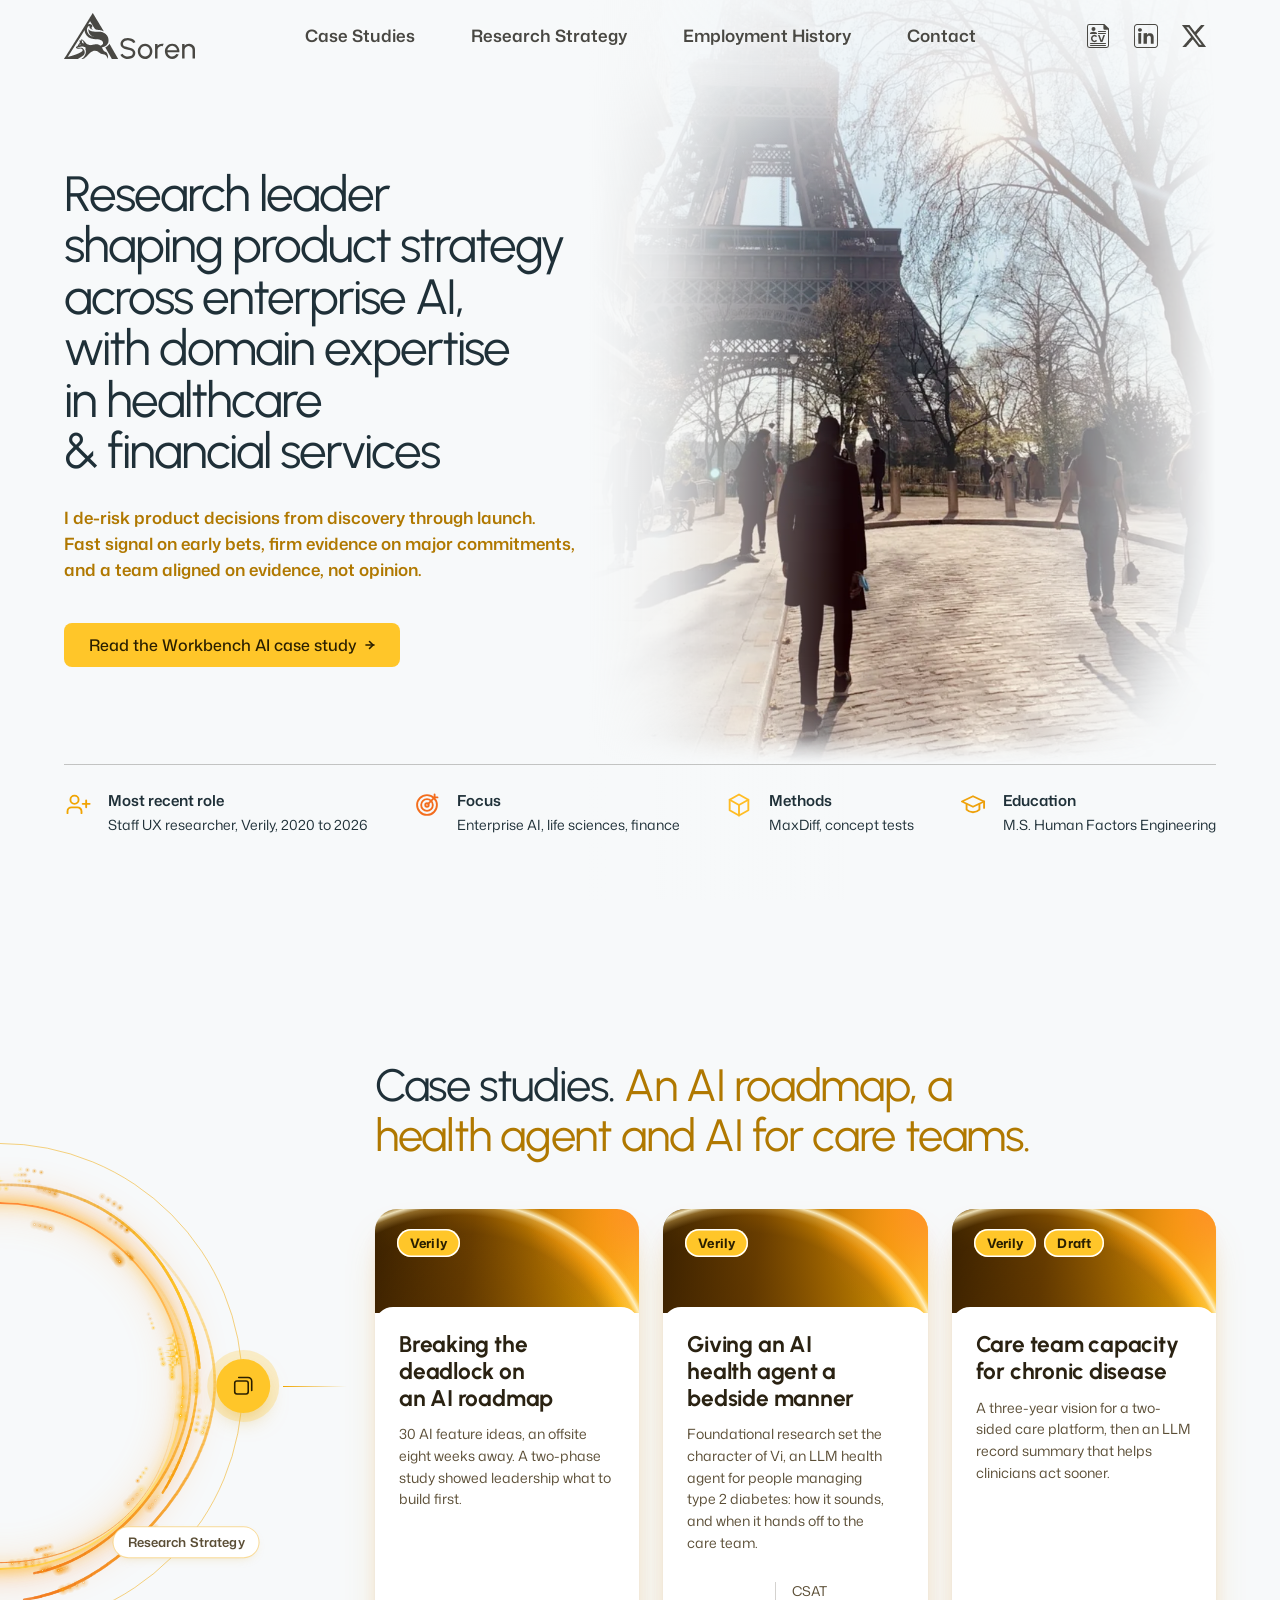
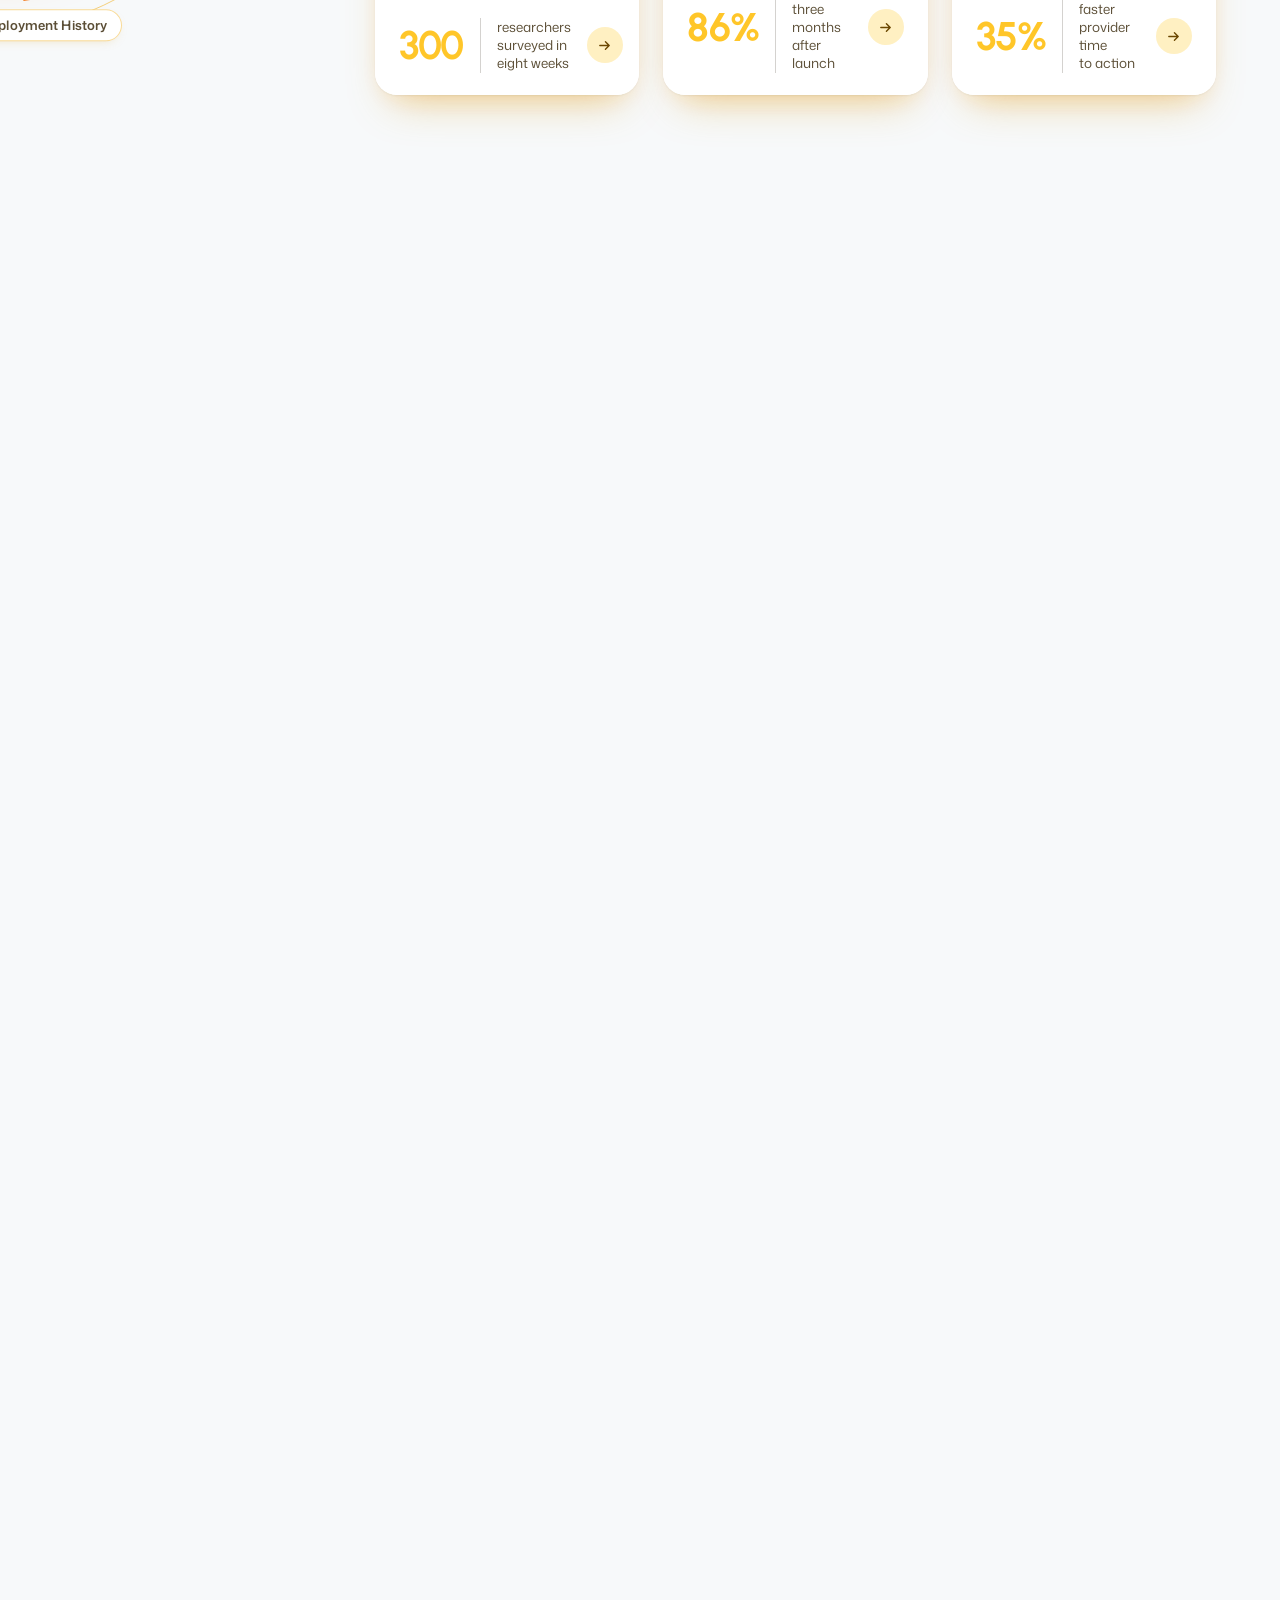
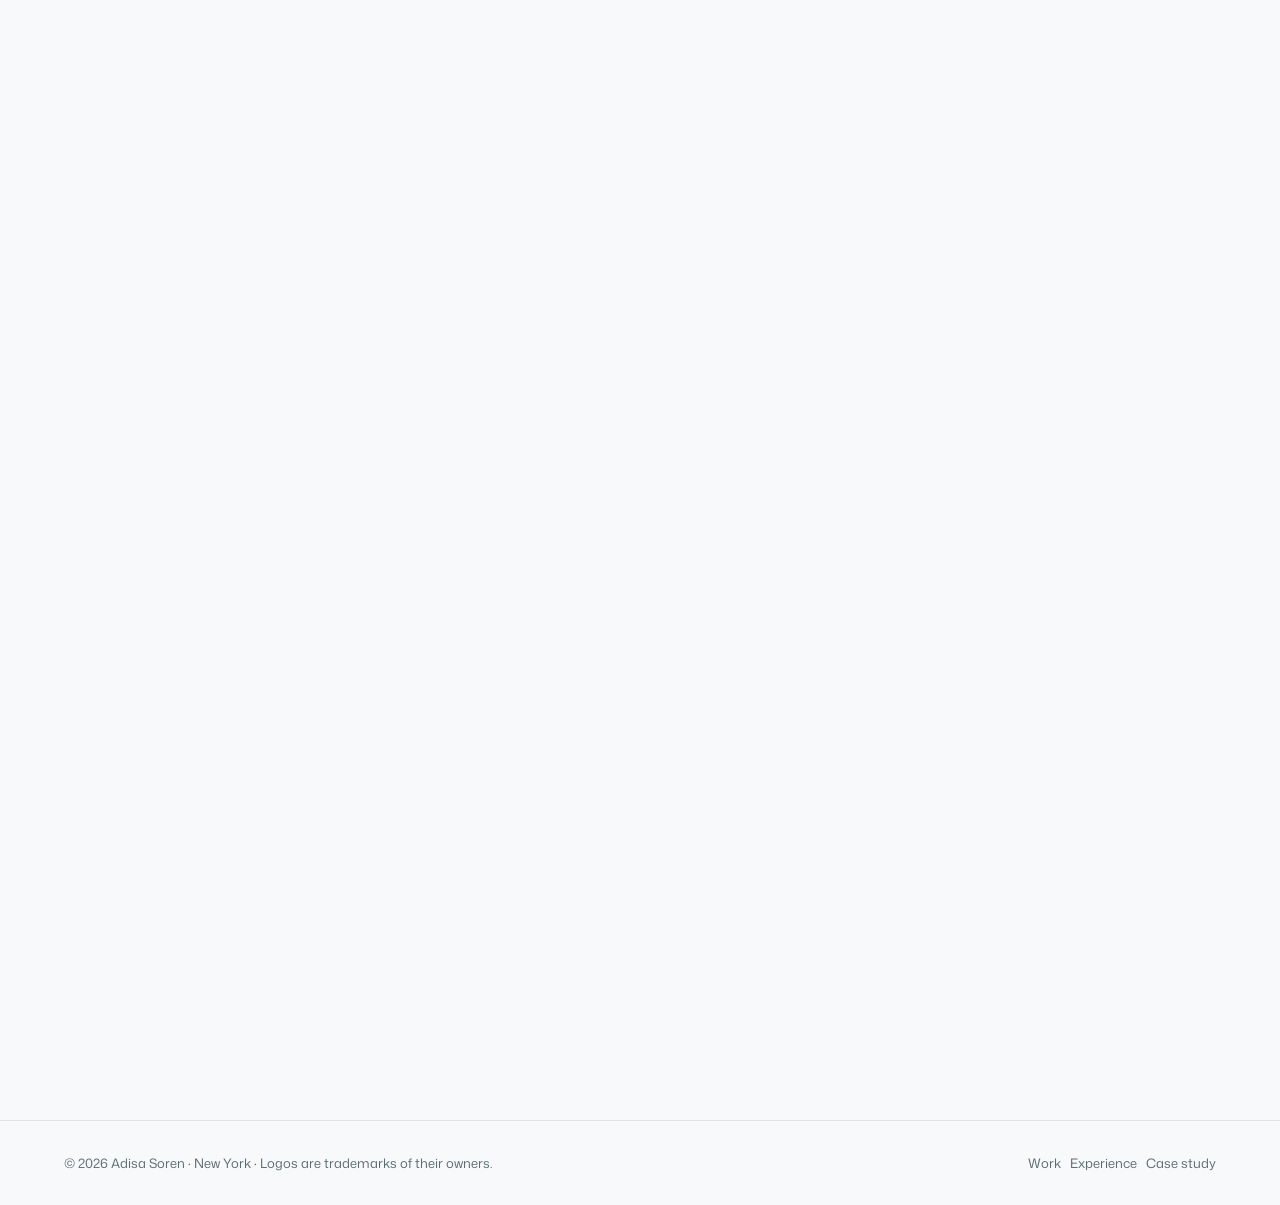
<file: adisa-soren-portfolio/index.html>
<!doctype html>
<html lang="en" data-radius="soft" data-buttons="solid">
<head>
<meta charset="utf-8">
<meta name="viewport" content="width=device-width, initial-scale=1, viewport-fit=cover">
<title>Adisa Soren</title>
<meta name="description" content="Research leader in New York shaping product strategy across enterprise AI, with domain expertise in healthcare and financial services, at Verily, BlackRock and Google.">
<meta property="og:type" content="website">
<meta property="og:title" content="Adisa Soren: UX Research &amp; AI Deployment Strategy">
<meta property="og:description" content="Case studies and experience from Verily, BlackRock and Google.">
<meta name="theme-color" content="#f7f5f0">
<link rel="stylesheet" href="assets/site.css">
<style>
  /* page CSS: only what the system lacks */
  /* the home header: the four section links centred between the lockup and the icons, larger, bold, in the lockup's
     warm grey; the blue underline still marks hover and focus */
  .nav--home .nav__link { color: #494843; font-weight: 600; font-size: 17px; padding: 0 var(--s-2); }
  @media (min-width: 1024px) {
    .nav--home .nav__bar { display: grid; grid-template-columns: 1fr auto 1fr; gap: var(--s-5); }
    .nav--home .nav__logo { justify-self: start; }
    .nav--home .nav__links { flex: none; justify-self: center; gap: var(--s-6); }
    .nav--home .nav__actions { justify-self: end; }
    .nav--home .nav__link::before { left: var(--s-2); right: var(--s-2); }
  }
  @media (min-width: 1024px) and (max-width: 1279px) {
    .nav--home .nav__links { gap: var(--s-3); }
    .nav--home .nav__link { font-size: 15.5px; }
  }
  @media (min-width: 1440px) { .nav--home .nav__link { font-size: 18px; } .nav--home .nav__links { gap: var(--s-7); } }
  /* at the top of the home page (wide screens, where the sea runs up behind the header) the header is see-through:
     the lockup, Case Studies and Research Strategy sit on the light side in grey; Employment History, Contact and the
     icons sit on the sea in white. Once the page scrolls, the solid fill and grey return. */
  @media (min-width: 1180px) {
    .nav--home { transition: background-color .25s ease, border-color .25s ease; }
    .nav--home .nav__links { gap: max(var(--s-6), 40px); }
    .nav--home.is-top { background: transparent; border-bottom-color: transparent; }
    .nav--home.is-top .nav__link.is-dark, .nav--home.is-top .nav__icon.is-dark { color: #fff; }
    /* hover keeps the site-wide treatment: Kitsune blue with a faint blue tint */
    .nav--home.is-top a.nav__icon:hover, .nav--home.is-top a.nav__icon:focus-visible { color: var(--brand-blue, #3239f2); }
  }
  @media (min-width: 1440px) { .nav--home .nav__links { gap: var(--s-7); } }
  /* the role line as a pill: Kitsune blue on a pale tint of itself */
  .hero .hero-pill { display: inline-flex; align-items: center; width: fit-content; padding: 6px 14px; border-radius: 999px;
    background: color-mix(in oklab, var(--brand-blue) 11%, var(--bg)); color: var(--brand-blue); font-weight: 500; line-height: 1.3; }
  @media (max-width: 639px) { .hero .hero-pill { white-space: nowrap; font-size: clamp(11.5px, 3.3vw, 14px); padding: 5px 12px; } }
  @media (max-width: 359px) { .hero .hero-pill { white-space: normal; border-radius: 14px; } }

  /* ---- the octopus hero: light words on the left, the deep-sea panel on the right, the facts on a floating card */
  .hero--oct { --sea-0: #2b2c96; --sea-1: #171a63; --sea-2: #0b0e33; --sea-3: #070920; overflow: hidden; isolation: isolate;
    background: radial-gradient(60% 70% at 18% 40%, color-mix(in oklab, var(--brand-blue) 6%, var(--bg)), var(--bg) 70%); }
  .hero--oct > .wrap { position: relative; z-index: 1; }
  /* the hero background, used as supplied: it covers the hero from the top, centred */
  .oct-bg { position: absolute; z-index: 0; inset: 0; pointer-events: none;
    background: url(assets/img/hero-blue-1600.webp) no-repeat right top / cover; }
  /* the blue fades to pure white by the hero's vertical midpoint */
  .oct-bg::before { content: ""; position: absolute; inset: 0; background: linear-gradient(90deg, #fff 0 46%, rgba(255, 255, 255, .85) 52%, rgba(255, 255, 255, 0) 66%); }
  /* the fade lands on off-white #F7F9FA (the page background) rather than pure white: a multiply layer turns every white in the background
     to #F7F9FA and leaves the blues all but unchanged */
  .oct-bg::after { content: ""; position: absolute; inset: 0; background: #f7f9fa; mix-blend-mode: multiply; }
  @media (min-width: 1600px), (min-resolution: 1.5dppx) and (min-width: 1180px) {
    .oct-bg { background-image: url(assets/img/hero-blue.webp); }
  }

  .oct-grid { display: grid; grid-template-columns: minmax(0, 1fr) minmax(0, 1fr); column-gap: var(--s-5); align-items: center; flex: 1 1 auto; min-height: 0; padding-bottom: var(--s-6); }
  .oct-copy { grid-column: 1; container-type: inline-size; display: grid; gap: var(--s-4); align-content: center; }
  .oct-copy h1 { margin: 0; hyphens: manual; -webkit-hyphens: manual; max-width: none; line-height: 1.04;
    font-size: clamp(30px, min(calc(100cqi / 10.6), 5.5svh), 60px); }
  .oct-copy h1 > span { display: block; }
  @media (min-width: 1180px) { .oct-copy h1 > span { white-space: nowrap; } }
  /* the intro: Kitsune blue, bold, in three set lines (each line starts on its own; on narrow screens a line may wrap) */
  .hero .oct-lead { margin: var(--s-3) 0 0; max-width: none; font-size: clamp(16px, 0.3vw + 13px, 18px); line-height: 1.55;
    color: var(--brand-blue, #3239f2); font-weight: 600; }
  .hero .oct-lead > span { display: block; }
  @media (min-width: 1180px) { .hero .oct-lead > span { white-space: nowrap; } }
  .oct-copy .btn-row { margin-top: var(--s-5); }

  .oct-art { grid-column: 2; margin: 0; position: relative; align-self: stretch; display: grid; place-items: center; min-height: 0; }
  .oct-art img { width: 112%; max-width: none; height: auto; max-height: 100%; object-fit: contain; margin-left: -4%;
    filter: drop-shadow(0 0 28px rgba(70, 90, 255, .45)) drop-shadow(0 18px 40px rgba(0, 0, 0, .35)); }

  .oct-panel { grid-column: 3; align-self: center; display: grid; gap: var(--s-5); color: #fff; }
  .oct-panel__h { margin: 0 0 var(--s-2); font: 600 12px/1.3 var(--font-text); letter-spacing: .08em; text-transform: uppercase; color: #b9b2ff; }
  .oct-panel ul { margin: 0; padding: 0; list-style: none; display: grid; gap: 6px; }
  .oct-panel li { font: 500 15px/1.35 var(--font-text); color: #fff; white-space: nowrap; }

  /* the facts on a floating white card that overlaps the sea */
  .hero--oct .oct-facts { margin: 0; padding: var(--s-5) var(--s-6); border: 0; border-radius: 20px; background: #fff;
    box-shadow: 0 18px 50px rgba(18, 22, 70, .16), 0 2px 6px rgba(18, 22, 70, .06); position: relative; z-index: 2; }
  .hero--oct .oct-facts > div { display: grid; grid-template-columns: auto minmax(0, 1fr); column-gap: var(--s-4); row-gap: 2px; align-content: center; }
  .hero--oct .oct-facts > div + div { border-left: 1px solid var(--line); padding-left: var(--s-5); }
  .oct-facts__icon { grid-row: 1 / span 2; color: var(--brand-blue); align-self: center; }
  .hero--oct .oct-facts dt { color: var(--ink); font-weight: 600; font-size: 15px; }
  .hero--oct .oct-facts dd { font-size: 14px; font-weight: 400; color: var(--ink); }

  /* a short laptop screen keeps the words, the octopus and the buttons on the first screen; the facts repeat in Employment History */
  /* centre the words, photo and lists on the midpoint between the header and the facts card (or the screen's foot when
     the card is hidden): the gap under them matches the 48px gap above them */
  @media (min-width: 1180px) { .hero--oct .oct-grid { padding-bottom: 48px; } }
  @media (min-width: 1180px) and (max-height: 840px) { .hero--oct .oct-facts { display: none; } .hero--oct .oct-grid { padding-top: 16px; padding-bottom: 0; } }

  /* below 1180: the words, then the sea as a rounded panel holding the octopus and the three lists, then the facts */
  @media (max-width: 1179px) {
    main > .hero--oct { height: auto; min-height: 100svh; }
    .oct-bg { display: none; }
    .oct-grid { row-gap: var(--s-6); padding-bottom: var(--s-6); }
    .oct-copy { grid-column: 1 / -1; }
    .oct-art, .oct-panel { grid-column: 1 / -1; }
    .oct-art { border-radius: 24px 24px 0 0; padding: var(--s-6) var(--s-5) var(--s-2); margin-bottom: calc(var(--s-6) * -1);
      background: radial-gradient(60% 70% at 50% 55%, color-mix(in oklab, #2b2c96 85%, #6b4bd6), #171a63 55%, #0b0e33); }
    .oct-art img { width: min(100%, 560px); margin: 0; max-height: none; }
    .oct-panel li { white-space: normal; }
    .oct-grid { grid-template-columns: minmax(0, 1fr); }
    .oct-panel { border-left: 0; border-radius: 0 0 24px 24px; padding: var(--s-5) var(--s-6) var(--s-6); background: #0b0e33;
      grid-template-columns: repeat(3, minmax(0, 1fr)); gap: var(--s-5); }
    .hero--oct .oct-facts { grid-template-columns: repeat(2, minmax(0, 1fr)); row-gap: var(--s-5); }
    .hero--oct .oct-facts > div { grid-column: auto; }
    .hero--oct .oct-facts > div:nth-child(3) { border-left: 0; padding-left: 0; }
  }
  @media (max-width: 639px) {
    .oct-panel { grid-template-columns: minmax(0, 1fr); }
    .oct-art { padding: var(--s-5) var(--s-3) 0; }
  }
  /* the photo, cropped to the oval marked on the reference slide: across the photo's full width, from its top edge down to
     96% of its height (centre 49.8% / 48%, radii 49.7% / 48.1%). The outer quarter dissolves into the background (the middle stays fully opaque, so nothing from the background shows through the scene); the photo is nudged down 2%
     so the oval's own centre lines up with the words. */
  .oct-art img.oct-photo { display: block; margin: 0; filter: none; box-shadow: none; border-radius: 0;
    width: min(88%, 28.5vw, 46svh, 460px); height: auto; max-height: none; aspect-ratio: 1108 / 1478; object-fit: cover; object-position: 50% 50%;
    -webkit-mask-image: radial-gradient(49.7% 48.1% at 49.8% 48%, #000 74%, rgba(0, 0, 0, .55) 88%, transparent 100%);
            mask-image: radial-gradient(49.7% 48.1% at 49.8% 48%, #000 74%, rgba(0, 0, 0, .55) 88%, transparent 100%); }
  @media (min-width: 1180px) { .oct-art img.oct-photo { transform: translateY(2%); } }
  @media (max-width: 1179px) { .oct-art img.oct-photo { width: min(100%, 440px); } }
  /* below 1180 the photo sits in its own rounded navy panel (the lists that used to close it off underneath are gone) */
  @media (max-width: 1179px) { .oct-art { border-radius: 24px; margin-bottom: 0; padding-bottom: var(--s-5); } }
  /* the background has bright glowing orbs: a soft dark halo keeps the white text readable wherever one sits behind it */
  .oct-panel li, .oct-panel__h { text-shadow: 0 0 10px rgba(6, 8, 40, .85), 0 0 3px rgba(6, 8, 40, .7); }
  @media (min-width: 1180px) {
    .nav--home.is-top .nav__link.is-dark { text-shadow: 0 0 10px rgba(6, 8, 40, .7), 0 0 2px rgba(6, 8, 40, .6); }
    .nav--home.is-top .nav__link:not(.is-dark):not(.is-split) { text-shadow: 0 0 10px rgba(255, 255, 255, .8); }
  }
  /* the facts as a hairline with the four facts under it (no card), keeping the icons. The row runs from the light side of
     the background into the dark: a small script reads how light the background is under each fact and switches that
     fact to white text (and light-violet icon) where it sits on dark. The hairline fades from grey to white the same way. */
  @media (min-width: 1180px) {
    .hero--oct .oct-facts { background: transparent; box-shadow: none; border-radius: 0; padding: var(--s-5) 0 0; border-top: 1px solid transparent;
      border-image: linear-gradient(90deg, rgba(73, 72, 67, .3) 0 var(--facts-split, 50%), rgba(255, 255, 255, .45) calc(var(--facts-split, 50%) + 12%)) 1; }
    .hero--oct .oct-facts > div + div { border-left: 0; padding-left: 0; }
    .hero--oct .oct-facts > div { align-content: start; }
    .hero--oct .oct-facts .oct-facts__icon { align-self: start; margin-top: 2px; }
    .hero--oct .oct-facts > div.is-dark dt, .hero--oct .oct-facts > div.is-dark dd { color: #fff; text-shadow: 0 0 10px rgba(6, 8, 40, .7); }
    .nav--home.is-top .nav__link.is-split { color: transparent; -webkit-background-clip: text; background-clip: text; text-shadow: none; }
    .hero--oct .oct-facts > div.is-dark .oct-facts__icon { color: #fff; }
  }
  /* the white Soren mark on the right, sized to the space the photo used (the photo's height at each width) */
  .oct-art.oct-mark img { display: block; width: auto; max-width: 100%; height: min(38vw, 61.3svh, 613px); max-height: none; margin: 0;
    aspect-ratio: 3855 / 3273; object-fit: contain; filter: none; box-shadow: none; -webkit-mask-image: none; mask-image: none; transform: none; }
  @media (max-width: 1179px) { .oct-art.oct-mark { padding: var(--s-7) var(--s-6); } .oct-art.oct-mark img { height: auto; width: min(70%, 360px); margin: 0 auto; } }
  .work-card { display: grid; gap: var(--s-4); align-content: start; color: inherit; }
  .work-card:hover h3 { text-decoration: underline; text-decoration-thickness: 1px; text-underline-offset: 4px; }
  .work-card .t-label { color: var(--muted); }
  .work-card dl { display: grid; grid-template-columns: repeat(3, minmax(0, 1fr)); gap: var(--s-4); margin: var(--s-3) 0 0; padding-top: var(--s-4); border-top: 1px solid var(--line); }
  .work-card dt { font-size: var(--t-small); color: var(--muted); }
  .work-card dd { margin: 0; }
  .work-card dd.t-stat { font-size: 32px; }
  /* the case study grid: nine cards, so this section grows past one screen */
  main > section#work { height: auto; min-height: 100vh; min-height: 100svh; }
  .work-grid { --card-gap: var(--gutter); }
  .work-grid .work-card { display: flex; flex-direction: column; }
  .work-card { gap: var(--s-3); }
  .work-card > p:not(.t-label):not(.work-card__metric) { color: var(--ink); }
  .work-card__metric { display: grid; gap: var(--s-1); margin-top: auto; padding-top: var(--s-4); border-top: 1px solid var(--line); }
  .draft-note { display: inline-block; margin-left: var(--s-2); font: 500 12px/1.4 var(--font-text); padding: 1px var(--s-2); border-radius: 999px; background: color-mix(in oklab, #f5c518 30%, transparent); color: var(--ink); }
  .tbd { background: color-mix(in oklab, #f5c518 30%, transparent); box-shadow: inset 0 -1px 0 #9a7600; border-radius: 2px; padding: 0 2px; }
  .rows__value { font-variant-numeric: tabular-nums; text-align: right; }
  .rows > li > p { grid-column: 1; color: var(--muted); font-size: var(--t-small); }
  .exp > li { grid-template-columns: 120px minmax(0, 1fr) auto; align-items: center; }
  .exp .rows__when { grid-column: 1; grid-row: 1; color: var(--muted); font-variant-numeric: tabular-nums; }
  .exp .rows__name { grid-column: 2; grid-row: 1; }
  .exp .rows__value { grid-column: 3; grid-row: 1; }
  .exp > li > p { grid-column: 2; grid-row: 2; }
  .exp-h { margin: 0 0 var(--s-4); }
  .exp .role { font-weight: 600; }
  .exp .rows__name i { font-weight: 400; }
  /* each logo fills as much of one 148 x 32 box as its shape allows (BlackRock sets the width); Cornell's seal lockup stands 90 tall */
  .exp .logo { display: block; width: var(--logo-w); height: auto; margin-left: auto; }
  @media (max-width: 639px) { .exp .logo { width: calc(var(--logo-w) * .7); } }
  .tm { color: var(--muted); }
  /* on a short screen this section grows past one screen instead of running into the next */
  main > section#experience { height: auto; min-height: 100vh; min-height: 100svh; }
  .edu-h { margin: var(--s-7) 0 var(--s-4); }
  .pub__link { color: var(--accent); text-decoration: underline; text-decoration-color: color-mix(in oklab, var(--accent) 40%, transparent); text-underline-offset: 3px; }
  .pub__link:hover { text-decoration-color: currentColor; }
  .pub { color: var(--muted); font-size: var(--t-small); max-width: 80ch; margin-top: var(--s-5); }
  .approach .card { gap: var(--s-3); }
  .approach .card ul { display: grid; gap: var(--s-2); color: var(--ink); }
  .approach .card li { padding-left: var(--s-4); position: relative; }
  .approach .card li::before { content: ""; position: absolute; left: 0; top: .7em; width: 6px; height: 1px; background: var(--ink); }
  .domains { display: flex; flex-wrap: wrap; gap: var(--s-2); margin-top: var(--s-6); }
  .domains li { font: 500 var(--t-label)/1 var(--font-text); padding: var(--s-2) var(--s-3); border: 1px solid var(--line-strong); border-radius: 999px; }
  .contact-lines { display: grid; gap: var(--s-2); font-size: var(--t-lead); }
  .contact-lines .sel { user-select: all; }
  @media (max-width: 639px) {
    .exp > li { grid-template-columns: minmax(0, 1fr) auto; }
    .exp .rows__when { grid-column: 1 / -1; grid-row: 1; }
    .exp .rows__name { grid-column: 1; grid-row: 2; }
    .exp .rows__value { grid-column: 2; grid-row: 2; }
    .exp > li > p { grid-column: 1 / -1; grid-row: 3; }
    .work-card dl { grid-template-columns: 1fr 1fr; }
  }
  /* ---- the full-screen drawer (after intrinsic.ai): hovering or focusing a header tab fills the screen with a colour field that
     drifts along the spectrum from Kitsune blue to violet; the header turns white over it and the tab's links sit on the right.
     Desktop only (the tabs show from 1024px); phones keep the menu button. */
  @property --mh { syntax: "<number>"; inherits: true; initial-value: 268; }
  .mega { display: none; }
  @media (min-width: 1024px) {
    .mega { --mx: cubic-bezier(.645, .045, .355, 1); display: block; position: fixed; inset: 0; z-index: -1; color: #fff; overflow: hidden;
      visibility: hidden; opacity: 0; clip-path: inset(0 0 100% 0);
      /* it opens by unrolling down from the header and closes by fading, so the header turns grey only as the colour leaves */
      transition: opacity .35s var(--mx), clip-path 0s linear .35s, visibility 0s linear .35s;
      background:
        radial-gradient(55% 75% at 82% 18%, oklch(.93 .13 calc(var(--mh) + 10)) 0%, transparent 62%),
        radial-gradient(60% 80% at 12% 88%, oklch(.74 .18 calc(var(--mh) - 26)) 0%, transparent 64%),
        radial-gradient(45% 60% at 40% 30%, oklch(.88 .17 calc(var(--mh) + 4)) 0%, transparent 70%),
        oklch(.845 .17 var(--mh));
      animation: megaHue 10s ease-in-out infinite alternate; animation-play-state: paused; }
    .mega.is-open { visibility: visible; opacity: 1; clip-path: inset(0); transition: clip-path .55s var(--mx), opacity 0s, visibility 0s; animation-play-state: running; }
    @keyframes megaHue { 0% { --mh: 70; } 50% { --mh: 82; } 100% { --mh: 94; } }
    .mega__in { position: absolute; inset: calc(var(--nav) + clamp(32px, 7svh, 88px)) 0 clamp(32px, 6svh, 72px); }
    .mega__in > .wrap { position: relative; height: 100%; }
    .mega__panel { position: absolute; inset: 0; display: grid; grid-template-columns: minmax(0, 5fr) minmax(0, 7fr); gap: var(--s-8);
      align-items: start; opacity: 0; visibility: hidden; transform: translateY(14px);
      transition: opacity .3s var(--mx), transform .4s var(--mx), visibility 0s linear .3s; }
    .mega.is-open .mega__panel.is-active { opacity: 1; visibility: visible; transform: none; transition-delay: .12s, .12s, 0s; }
    .mega__blurb { margin: 0; max-width: 30ch; font-size: clamp(18px, .5vw + 12px, 22px); line-height: 1.5; font-weight: 500; color: rgba(255, 255, 255, .92); }
    .mega__more { display: inline-flex; align-items: center; gap: 10px; margin-top: var(--s-5); font-size: 13px; font-weight: 600;
      letter-spacing: .14em; text-transform: uppercase; color: #fff; }
    .mega__more::after { content: "\2192"; letter-spacing: 0; font-size: 16px; transition: transform .3s var(--mx); }
    .mega__more:hover::after, .mega__more:focus-visible::after { transform: translateX(4px); }
    .mega__list { list-style: none; margin: 0; padding: 0; border-top: 1px solid rgba(255, 255, 255, .28); }
    .mega__list > li { border-bottom: 1px solid rgba(255, 255, 255, .28); padding: clamp(14px, 2.4svh, 26px) 0; }
    /* a six-row list (Employment History with the résumé) runs a little tighter so it still fits a short laptop screen */
    .mega__list:has(> li:nth-child(6)) > li { padding-block: clamp(10px, 1.8svh, 22px); }
    .mega__h { display: inline-block; font: 500 min(clamp(30px, 1.6vw + 14px, 46px), 4.8svh)/1.08 var(--font-display); letter-spacing: -0.015em; color: #fff;
      background: linear-gradient(currentColor, currentColor) 0 100% / 0 1.5px no-repeat; padding-bottom: 3px; transition: background-size .35s var(--mx); }
    a.mega__h:hover, a.mega__h:focus-visible { background-size: 100% 1.5px; }
    .mega__sub { display: flex; flex-wrap: wrap; gap: 6px 22px; margin: 10px 0 0; padding: 0; list-style: none;
      font-size: 12.5px; font-weight: 600; letter-spacing: .14em; text-transform: uppercase; color: rgba(255, 255, 255, .78); }
    .mega__sub a { color: inherit; } .mega__sub a:hover, .mega__sub a:focus-visible { color: #fff; }
    /* each row rises into place, one after another, as the panel opens */
    .mega__list > li { opacity: 0; transform: translateY(12px); transition: opacity .35s var(--mx), transform .45s var(--mx); }
    .mega.is-open .is-active .mega__list > li { opacity: 1; transform: none; }
    .mega.is-open .is-active .mega__list > li:nth-child(1) { transition-delay: .16s; }
    .mega.is-open .is-active .mega__list > li:nth-child(2) { transition-delay: .21s; }
    .mega.is-open .is-active .mega__list > li:nth-child(3) { transition-delay: .26s; }
    .mega.is-open .is-active .mega__list > li:nth-child(4) { transition-delay: .31s; }
    .mega.is-open .is-active .mega__list > li:nth-child(5) { transition-delay: .36s; }
    .mega.is-open .is-active .mega__list > li:nth-child(6) { transition-delay: .41s; }
    /* the thin rail on the right: its bright segment slides to the open tab */
    .mega__rail { position: absolute; right: clamp(20px, 2.2vw, 40px); top: 50%; width: 2px; height: 168px; margin-top: -84px; border-radius: 2px; background: rgba(255, 255, 255, .22); }
    .mega__rail::before { content: ""; position: absolute; left: 0; right: 0; top: 0; height: 25%; border-radius: 2px; background: #fff;
      transform: translateY(calc(var(--mi, 0) * 100%)); transition: transform .3s var(--mx); }
    /* the header over the drawer: see-through, everything in white, the open tab underlined in white */
    .nav--home.is-mega, .nav--home.is-mega.is-top { background: transparent; border-bottom-color: transparent; }
    .nav--home.is-mega .nav__lockup-img { filter: brightness(0) invert(1); }
    .nav--home.is-mega .nav__link, .nav--home.is-mega .nav__icon { color: #fff !important; text-shadow: none !important; background-image: none !important; -webkit-text-fill-color: currentColor; }
    .nav--home.is-mega a.nav__icon:hover, .nav--home.is-mega a.nav__icon:focus-visible { color: #fff !important; opacity: .72; background: none; }
    .nav--home.is-mega .nav__item.is-active > .nav__link::before { transform: scaleX(1); transform-origin: left; }
    .nav--home.is-mega .nav__link::before { background: #fff !important; }
    .nav--home .nav__lockup-img { transition: filter .35s var(--mx); }
    .nav--home .nav__link, .nav--home .nav__icon { transition: color .35s var(--mx), opacity .2s linear; }
  }
  @media (min-width: 1024px) and (prefers-reduced-motion: reduce) {
    .mega, .mega.is-open { animation: none; clip-path: none; transition: opacity .2s linear, visibility 0s linear .2s; opacity: 0; }
    .mega.is-open { opacity: 1; transition: opacity .2s linear, visibility 0s; }
    .mega__panel, .mega__list > li, .mega.is-open .mega__panel.is-active { transform: none; transition-property: opacity, visibility; }
  }
  /* ---- professional experience: each row opens to show more about the role. The row itself is the button; the chevron on the
     right turns as the details slide open underneath, aligned with the role. */
  .exp > li.exp-item { display: block; padding-block: 0; }
  .exp__row { display: grid; grid-template-columns: 120px minmax(0, 1fr) auto 20px; align-items: center; gap: var(--s-1) var(--s-5); width: 100%;
    padding: var(--s-4) 0; margin: 0; border: 0; background: none; color: inherit; font: inherit; text-align: left; cursor: pointer; }
  .exp > li.exp-item:first-child .exp__row { padding-top: 0; }
  .exp__row .rows__when, .exp__row .rows__name, .exp__row .rows__value { grid-row: 1; }
  .exp__row .rows__when { grid-column: 1; } .exp__row .rows__name { grid-column: 2; } .exp__row .rows__value { grid-column: 3; }
  /* the signifier: a thin chevron at the end of the row in the dates' grey, no frame; it turns up while the row is open */
  .exp__chev { grid-column: 4; grid-row: 1; justify-self: end; display: grid; place-items: center; width: 20px; height: 20px; color: var(--muted); }
  .exp__chev svg { width: 18px; height: 18px; transition: transform .35s cubic-bezier(.645, .045, .355, 1); }
  .exp-item.is-open .exp__chev svg { transform: rotate(180deg); }
  .exp__row:hover .role { text-decoration: underline; text-decoration-thickness: 1px; text-underline-offset: 4px; }
  .exp__row:focus-visible { outline: 2px solid var(--brand-blue, #3239f2); outline-offset: 4px; border-radius: 4px; }
  .exp__more { display: grid; grid-template-rows: 0fr; transition: grid-template-rows .4s cubic-bezier(.645, .045, .355, 1); }
  .exp-item.is-open .exp__more { grid-template-rows: 1fr; }
  .exp__inner { min-height: 0; overflow: hidden; visibility: hidden; transition: visibility 0s linear .4s; }
  .exp-item.is-open .exp__inner { visibility: visible; transition-delay: 0s; }
  .exp__body { display: grid; gap: var(--s-3); max-width: 72ch; padding: 0 0 var(--s-5) calc(120px + var(--s-5)); opacity: 0; transform: translateY(-6px);
    transition: opacity .3s var(--ease), transform .4s cubic-bezier(.645, .045, .355, 1); }
  .exp-item.is-open .exp__body { opacity: 1; transform: none; transition-delay: .08s; }
  .exp__body p { margin: 0; color: var(--ink); }
  .exp__body ul { display: grid; gap: var(--s-2); margin: 0; padding: 0; list-style: none; }
  .exp__body li { position: relative; padding-left: var(--s-4); }
  .exp__body li::before { content: ""; position: absolute; left: 0; top: .7em; width: 6px; height: 1px; background: var(--ink); }
  @media (max-width: 639px) {
    .exp__row { grid-template-columns: minmax(0, 1fr) auto 20px; }
    .exp__row .rows__when { grid-column: 1 / 3; grid-row: 1; }
    .exp__row .rows__name { grid-column: 1; grid-row: 2; }
    .exp__row .rows__value { grid-column: 2; grid-row: 2; }
    .exp__chev { grid-column: 3; grid-row: 1 / 3; }
    .exp__body { padding-left: 0; }
  }
  @media (prefers-reduced-motion: reduce) { .exp__more, .exp__body, .exp__chev svg { transition: none; } }
  /* ---- case study cards: a deep-blue band with a sweep of light across it, the company as a dark pill on the band, and a
     white panel that rises over the band with the title, the line, and the result (a big blue figure, a hairline, its caption and
     a round blue arrow). All three cards share the one band. */
  .work-grid { --card-gap: var(--s-6); }
  .work-grid .wc { position: relative; display: flex; flex-direction: column; padding: 0; overflow: hidden; border: 0; border-radius: 22px; background: #fff; color: #2a2212;
    box-shadow: 0 1px 2px rgba(42, 34, 18, .06), 0 22px 44px -18px rgba(214, 150, 0, .42), 0 10px 28px -14px rgba(255, 140, 40, .26);
    transition: transform .35s cubic-bezier(.645, .045, .355, 1), box-shadow .35s cubic-bezier(.645, .045, .355, 1); }
  .work-grid .wc:hover, .work-grid .wc:focus-visible { transform: translateY(-4px);
    box-shadow: 0 1px 2px rgba(42, 34, 18, .06), 0 30px 56px -18px rgba(214, 150, 0, .52), 0 14px 32px -14px rgba(255, 140, 40, .32); }
  .work-grid .wc:focus-visible { outline: 2px solid var(--brand-blue, #3239f2); outline-offset: 4px; }
  .wc__band { position: relative; height: 104px; padding: 20px 22px; display: flex; align-items: flex-start; gap: 8px; isolation: isolate;
    background:
      /* the sweep of light: the rim of a large ellipse centred low on the left, bright on its edge, dark inside */
      radial-gradient(78% 190% at 32% 175%, rgba(48, 24, 0, .55) 0%, rgba(48, 24, 0, .25) 80%, transparent 89%, rgba(255, 210, 110, .34) 93.4%, rgba(255, 244, 205, .9) 95.8%, rgba(255, 205, 95, .45) 97.9%, transparent 100%),
      radial-gradient(60% 150% at 100% 0%, rgba(255, 138, 40, .85), transparent 72%),
      linear-gradient(100deg, #3d2300 0%, #7c4a00 36%, #c47e00 62%, #f0a600 82%, #ffc629 100%); }
  /* the company tag: a vivid blue pill with white type and a white outline, so it stands out clearly on the dark band */
  .wc__pill { display: inline-flex; align-items: center; height: 28px; padding: 0 13px; border-radius: 999px; font: 700 13px/1 var(--font-text); letter-spacing: .01em;
    color: #2a1f00; background: #ffc629; box-shadow: inset 0 0 0 1.5px #fff; }
  .wc__body { position: relative; z-index: 1; display: flex; flex-direction: column; gap: var(--s-3); flex: 1; margin-top: -18px; padding: 24px 24px 22px;
    border-radius: 18px 18px 0 0; background: #fff; }
  .wc__body h3 { font-family: var(--font-display); font-weight: 700; font-size: clamp(22px, .6vw + 15px, 26px); line-height: 1.18; letter-spacing: -0.01em; color: #2a2212; }
  .wc__body > p { margin: 0; color: #5b4e36; font-size: var(--t-small); line-height: 1.55; }
  .wc__body > .wc__foot { display: flex; align-items: center; gap: 16px; margin-top: auto; padding-top: var(--s-4); }
  .wc__stat { font: 700 clamp(40px, 1vw + 26px, 48px)/1 var(--font-display); letter-spacing: -0.02em; color: var(--brand-blue, #3239f2); font-variant-numeric: tabular-nums; }
  .wc__cap { align-self: stretch; display: flex; align-items: center; max-width: 21ch; padding-left: 16px; text-wrap: balance; border-left: 1px solid rgba(42, 34, 18, .2); font-size: 13.5px; line-height: 1.35; color: #5b4e36; }
  /* the arrow: a pale lavender disc with a fine deep-indigo arrow */
  .wc__go { display: grid; place-items: center; flex: none; width: 36px; height: 36px; margin-left: auto; border-radius: 50%; color: #6b4700;
    background: #fff0c2; transition: transform .35s cubic-bezier(.645, .045, .355, 1), background-color .25s ease; }
  .wc__go svg { width: 15px; height: 15px; }
  .work-grid .wc:hover .wc__go { background: #ffe596; }
  .work-grid .wc:hover .wc__go { transform: translateX(3px); }
  .work-grid .wc:hover h3 { text-decoration: none; }
  @media (prefers-reduced-motion: reduce) { .work-grid .wc, .wc__go { transition: none; } .work-grid .wc:hover { transform: none; } }
  /* ---- the tour (after langchain.com/deep-agent): everything after the hero in one pinned screen. A wheel on the left edge carries a
     stop for each section; as the page scrolls, the wheel turns the next stop to three o'clock and that section fades in on the
     right, so the reader moves through the sections without the page itself moving. Without the script, and below 1024px, the
     sections simply stack, one screen each. */
  main > section#tour { height: auto; padding: 0; }
  .tour__wheel-space { display: none; }
  .tour__panel { position: relative; box-sizing: border-box; min-height: 100vh; min-height: 100svh; padding: var(--padt) 0 calc(var(--padb) + var(--bar)); }
  @media (min-width: 1024px) {
    #tour.is-live { --R: clamp(200px, 27svh, 262px); --step: 70svh; --tx: cubic-bezier(.6, 0, .15, 1);
      height: calc(100vh + (var(--n) - 1) * 70vh); height: calc(100svh + (var(--n) - 1) * var(--step)); }
    #tour.is-live .tour__pin { position: sticky; top: 0; height: 100vh; height: 100svh; overflow: hidden; }
    /* the wheel: its centre sits on the left edge of the screen, halfway down the space under the header */
    #tour.is-live .tour__wheel-space { display: block; position: absolute; z-index: 2; left: 0; top: var(--nav); bottom: 0; width: calc(var(--R) + 120px); pointer-events: none; }
    .tour__rings { position: absolute; left: calc(-1 * var(--R)); top: calc(50% - var(--R)); width: calc(2 * var(--R)); height: calc(2 * var(--R)); border-radius: 50%;
      border: 1px solid color-mix(in oklab, var(--brand-blue, #3239f2) 42%, transparent); }
    /* the inner ring: a fine line of blue running into violet, still, with a soft blue-violet glow around it that slowly fades in
       and out (no flicker, no change in size) */
    .tour__rings::before, .tour__rings::after { content: ""; position: absolute; inset: 58px; border-radius: 50%; pointer-events: none; }
    .tour__rings::before {
      box-shadow: 0 0 14px 2px rgba(255, 184, 20, .62), 0 0 36px 8px rgba(255, 130, 30, .3), inset 0 0 16px 2px rgba(255, 184, 20, .45), inset 0 0 38px 8px rgba(255, 150, 40, .18);
      animation: tourGlow 5s ease-in-out infinite; }
    .tour__rings::after { padding: 2px;
      background: conic-gradient(from 200deg, #ffc629, #ffa51f, #ff7a2e, #ffb347, #ffe07a, #ffc629);
      -webkit-mask: linear-gradient(#000 0 0) content-box, linear-gradient(#000 0 0); -webkit-mask-composite: xor;
              mask: linear-gradient(#000 0 0) content-box exclude, linear-gradient(#000 0 0);
      filter: drop-shadow(0 0 3px rgba(255, 160, 30, .75)); animation: tourCurrent 8s linear infinite; }
    @keyframes tourGlow { 0%, 100% { opacity: .15; } 50% { opacity: 1; } }
    @keyframes tourCurrent { to { transform: rotate(360deg); } }
    /* the cyclone: a canvas over the inner ring where thin streaks of the blue-to-violet spectrum swirl round the ring at different
       speeds and sparks and small stars orbit it, leaving short fading trails */
    .tour__wheel { z-index: 2; }   /* the stops stay above the cyclone */
    .tour__swirl { position: absolute; z-index: 1; pointer-events: none; max-width: none; max-height: none;
      --sw: calc(var(--R) - 58px + 90px); left: calc(-1 * var(--sw)); top: calc(50% - var(--sw)); width: calc(2 * var(--sw)); height: calc(2 * var(--sw)); }
    .tour__wheel { position: absolute; left: 0; top: 50%; width: 0; height: 0; transform: rotate(calc(var(--a) * -40deg)); transition: transform 1.1s var(--tx); }
    .tour__node { position: absolute; left: 0; top: 0; width: 0; height: 0; padding: 0; border: 0; background: none; cursor: pointer; pointer-events: auto;
      transform: rotate(calc(var(--i) * 40deg)) translateX(var(--R)); }
    /* each stop turns back as the wheel turns, so its label always reads upright */
    .tour__node-in { position: absolute; left: 0; top: 0; display: grid; place-items: center; transform: translate(-50%, -50%) rotate(calc((var(--a) - var(--i)) * 40deg));
      transition: transform 1.1s var(--tx); }
    .tour__pill, .tour__icon { grid-area: 1 / 1; transition: opacity .35s ease, transform .45s var(--tx), background-color .2s ease, color .2s ease, border-color .2s ease; }
    .tour__pill { display: inline-flex; align-items: center; height: 32px; padding: 0 14px; border-radius: 999px; white-space: nowrap; font: 600 13px/1 var(--font-text); letter-spacing: .01em;
      color: #5b4e36; background: #fff; border: 1px solid color-mix(in oklab, var(--brand-blue, #3239f2) 26%, transparent); box-shadow: 0 4px 12px -6px rgba(214, 150, 0, .28); }
    .tour__node:hover .tour__pill, .tour__node:focus-visible .tour__pill { color: var(--brand-blue, #3239f2); border-color: var(--brand-blue, #3239f2); }
    .tour__node:focus-visible { outline: none; }
    .tour__node:focus-visible .tour__node-in { outline: 2px solid var(--brand-blue, #3239f2); outline-offset: 4px; border-radius: 999px; }
    /* the stop at three o'clock: its label gives way to a blue disc with the section's icon, ringed by a soft halo */
    .tour__icon { display: grid; place-items: center; width: 54px; height: 54px; border-radius: 50%; color: #fff; background: var(--brand-blue, #3239f2);
      box-shadow: 0 0 0 9px color-mix(in oklab, var(--brand-blue, #3239f2) 12%, transparent), 0 10px 24px -8px rgba(214, 150, 0, .6); opacity: 0; transform: scale(.6); }
    .tour__icon svg { width: 24px; height: 24px; }
    .tour__node.is-active .tour__pill { opacity: 0; transform: scale(.85); }
    .tour__node.is-active .tour__icon { opacity: 1; transform: none; transition-delay: .35s; }
    /* a fine line runs from the disc toward the open section, drawn again each time the wheel turns */
    .tour__link { position: absolute; left: calc(var(--R) + 40px); top: 50%; width: 64px; height: 1px; transform-origin: left center;
      background: linear-gradient(90deg, var(--brand-blue, #3239f2), color-mix(in oklab, var(--brand-blue, #3239f2) 0%, transparent)); animation: tourLink .7s var(--tx) .55s both; }
    .tour__link.is-redraw { animation: none; }
    @keyframes tourLink { from { transform: scaleX(0); opacity: 0; } to { transform: none; opacity: 1; } }
    /* the sections: stacked in one place, the open one fading up into view; the words start clear of the wheel */
    #tour.is-live .tour__panel { position: absolute; inset: var(--nav) 0 0; min-height: 0; padding: 0; display: flex; align-items: safe center;
      opacity: 0; visibility: hidden; transition: opacity .25s ease, visibility 0s linear .25s; }
    #tour.is-live .tour__panel.is-active { opacity: 1; visibility: visible; transition: opacity .4s ease .12s, visibility 0s; }
    #tour.is-live .tour__panel > .wrap { box-sizing: border-box; max-height: 100%; padding-block: 24px 40px;
      padding-left: max(0px, calc(var(--R) + 132px - (100% - min(100% - 2 * var(--gut), var(--container))) / 2)); }
    /* the experience list can grow as rows open: only it scrolls inside the screen (the cards keep their glow unclipped) */
    #tour.is-live .tour__panel--exp > .wrap { overflow-y: auto; scrollbar-width: thin; }
    #tour.is-live .tour__panel > .wrap > * { opacity: 0; transform: translateY(18px); transition: opacity .25s ease, transform .25s ease; }
    #tour.is-live .tour__panel.is-active > .wrap > * { opacity: 1; transform: none; transition: opacity .55s ease, transform .7s var(--tx); }
    #tour.is-live .tour__panel.is-active > .wrap > :nth-child(1) { transition-delay: .2s; }
    #tour.is-live .tour__panel.is-active > .wrap > :nth-child(2) { transition-delay: .3s; }
    #tour.is-live .tour__panel.is-active > .wrap > :nth-child(3) { transition-delay: .4s; }
    #tour.is-live .tour__panel.is-active > .wrap > :nth-child(n+4) { transition-delay: .48s; }
    #tour.is-live .section-head h2 { font-size: min(var(--t-h2), 5.4svh); }
  }
  @media (min-width: 1024px) and (prefers-reduced-motion: reduce) {
    .tour__wheel, .tour__node-in, .tour__pill, .tour__icon, #tour.is-live .tour__panel, #tour.is-live .tour__panel > .wrap > * { transition-duration: 0s !important; transition-delay: 0s !important; }
    .tour__link, .tour__rings::before, .tour__rings::after { animation: none; }
    .tour__swirl { opacity: .85; }
  }
  /* the footer after the tour: the small print alone */
  .footer--slim { padding-block: var(--s-6); }
  .footer--slim .footer__legal { margin: 0; padding: 0; border: 0; }
  /* the second sentence of the Case studies and Research strategy headings in Kitsune blue */
  #work-h .muted, #approach-h .muted { color: var(--brand-blue, #3239f2); }
  /* ---- the hero photograph: Paris, on the right of the hero in place of the blue background and the mark. The page colour fades over
     its left edge (the same fade as before) and over its foot, so the words and the facts sit on a light ground. Below 1180px it sits
     in a rounded panel under the words. */
  .hero--oct .oct-bg.has-photo { background-image: none; }
  .hero-photo { display: block; background: #dfe6ee; }
  /* the photograph sits in a box that ends exactly at the facts' hairline (the script measures it as --foot), so nothing of it reaches
     the facts row; inside, it is scaled up a touch and lifted so the walker shows head to toe just above that line. Its left and right edges dissolve into the page, and its last few pixels fade out at the line. */
  .hero-photo-box { position: absolute; z-index: -1; top: 0; right: 0; left: 0; height: var(--foot, 82%); overflow: hidden;
    /* under the header the photo is only a faint wash (so the links read clearly), coming to full strength a little below it */
    -webkit-mask-image: linear-gradient(180deg, rgba(0, 0, 0, .06) 0, rgba(0, 0, 0, .16) var(--nav), #000 calc(var(--nav) + 170px), #000 calc(100% - 28px), transparent 100%);
            mask-image: linear-gradient(180deg, rgba(0, 0, 0, .06) 0, rgba(0, 0, 0, .16) var(--nav), #000 calc(var(--nav) + 170px), #000 calc(100% - 28px), transparent 100%); }
  /* its right edge lines up with the content's right edge, so the margin on the right matches the one on the left */
  .hero-photo--wide { position: absolute; right: calc((100% - min(100% - 2 * var(--gut), var(--container))) / 2); bottom: calc(40px - 7.8%); height: 130%; width: auto; aspect-ratio: 1108 / 1478; max-width: none; object-fit: cover;
    /* the fade: the same on both sides (an even ramp over the outer 34% of the photo's width), rounding into both lower corners
       (a blurred rounded rectangle), so the photo melts into the page in a curve on the left and the right alike */
    -webkit-mask-image: linear-gradient(90deg, transparent 0, #000 34%, #000 66%, transparent 100%), url("data:image/svg+xml,%3Csvg xmlns='http://www.w3.org/2000/svg' viewBox='0 0 100 100' preserveAspectRatio='none'%3E%3Cfilter id='b' x='-50%25' y='-50%25' width='200%25' height='200%25'%3E%3CfeGaussianBlur stdDeviation='4'/%3E%3C/filter%3E%3Crect x='-4' y='-60' width='108' height='156' rx='38' ry='30' fill='%23fff' filter='url(%23b)'/%3E%3C/svg%3E");
            mask-image: linear-gradient(90deg, transparent 0, #000 34%, #000 66%, transparent 100%), url("data:image/svg+xml,%3Csvg xmlns='http://www.w3.org/2000/svg' viewBox='0 0 100 100' preserveAspectRatio='none'%3E%3Cfilter id='b' x='-50%25' y='-50%25' width='200%25' height='200%25'%3E%3CfeGaussianBlur stdDeviation='4'/%3E%3C/filter%3E%3Crect x='-4' y='-60' width='108' height='156' rx='38' ry='30' fill='%23fff' filter='url(%23b)'/%3E%3C/svg%3E");
    -webkit-mask-size: 100% 100%; mask-size: 100% 100%; -webkit-mask-repeat: no-repeat; mask-repeat: no-repeat;
    -webkit-mask-composite: source-in; mask-composite: intersect; }
  .hero-photo--panel { display: none; }
  /* with the photo the facts' hairline runs grey all the way across (the white end was for the old dark-blue background) */
  @media (min-width: 1180px) { .hero--oct:has(.has-photo) .oct-facts { border-image: linear-gradient(90deg, rgba(73, 72, 67, .3), rgba(73, 72, 67, .3)) 1; } }
  @media (min-width: 1180px) { .oct-art.oct-mark.has-photo { visibility: hidden; } }
  @media (max-width: 1179px) {
    .oct-art.oct-mark.has-photo { padding: 0; overflow: hidden; align-self: start; width: 100%; height: auto; aspect-ratio: 1108 / 1478; background: #dfe6ee; border-radius: 24px; }
    .oct-art.oct-mark.has-photo > img:not(.hero-photo) { display: none; }
    .oct-art.oct-mark.has-photo > .hero-photo--panel { display: block; width: 100%; height: 100%; max-width: none; max-height: none; margin: 0; aspect-ratio: auto; object-fit: cover; object-position: 50% 50%; }
  }
  /* the facts icons as a current of colour: one band of the inner ring's spectrum (electric blue through violet and back) laid
     across the whole facts row and drifting left to right, so each icon takes the colour passing over it and the colour travels
     from icon to icon. The script swaps each icon for a span of that band cut to the icon's shape; it holds still for anyone who
     prefers reduced motion. */
  @property --fx-shift { syntax: "<length>"; inherits: true; initial-value: 0px; }
  .oct-facts.has-fx .oct-facts__icon { display: none; }
  .oct-facts__fx { grid-row: 1 / span 2; align-self: center; display: block; width: 28px; height: 28px;
    background: linear-gradient(90deg, #f0a600, #ff8c1a, #f2691d, #ffb21e, #ffc629, #e89400, #f0a600) 0 0 / var(--fx-w, 1200px) 100% repeat-x;
    background-position: calc(var(--fx-shift) - var(--fx-x, 0px)) 0;
    -webkit-mask: var(--fx-mask) center / contain no-repeat; mask: var(--fx-mask) center / contain no-repeat;
    animation: fxCurrent 9s linear infinite; }
  @keyframes fxCurrent { to { --fx-shift: var(--fx-w, 1200px); } }
  @media (min-width: 1180px) { .hero--oct .oct-facts .oct-facts__fx { align-self: start; margin-top: 2px; } }
  @media (prefers-reduced-motion: reduce) { .oct-facts__fx { animation: none; } }
  /* the facts spread across the full width of the line: the first starts at its left end, the last finishes at its right end, and
     the space between them is shared equally */
  @media (min-width: 1180px) and (min-height: 841px) {
    .hero--oct .oct-facts { display: flex; justify-content: space-between; column-gap: var(--s-6); }
    .hero--oct .oct-facts > div { flex: 0 1 auto; min-width: 0; grid-column: auto; }
  }
  /* the role details: bullets a little smaller than the row text, each led by a short bold label, with room between them */
  .exp__body ul { gap: var(--s-3); }
  .exp__body li { font-size: 15px; line-height: 1.55; color: var(--ink); }
  .exp__body li b { font-weight: 600; }
  /* the bullet: a small version of the open stop on the wheel, a solid Kitsune-blue dot ringed by the same pale blue halo and lifted
     by the same soft blue shadow, centred on the first line */
  .exp__body li { padding-left: 22px; }
  .exp__body li::before { left: 2px; top: calc(.775em - 3.5px); width: 7px; height: 7px; border-radius: 50%; background: var(--brand-blue, #3239f2);
    box-shadow: 0 0 0 3px color-mix(in oklab, var(--brand-blue, #3239f2) 12%, transparent), 0 2px 5px -1px rgba(214, 150, 0, .6); }

  /* ===== gold accent mock-up: #FFC629 for fills, a deep gold for accent text on the light page, dark ink on gold ===== */
  :root { --brand-blue: #ffc629; --p-accent: #ffc629; --p-accent-ink: #2a1f00; --p-action: #ffc629; --p-action-ink: #2a1f00;
    --gold: #ffc629; --gold-deep: #f0a600; --gold-text: #b07800; --gold-ink: #2a1f00; }
  .hero .oct-lead { color: var(--gold-text); }
  .hero .hero-pill { background: color-mix(in oklab, var(--gold) 26%, var(--bg)); color: #6b4700; }
  .hero--oct { background: radial-gradient(60% 70% at 18% 40%, color-mix(in oklab, var(--gold) 9%, var(--bg)), var(--bg) 70%); }
  .oct-facts__icon { color: var(--gold-deep); }
  #work-h .muted, #approach-h .muted { color: var(--gold-text); }
  .wc__stat { color: #ffc629; }
  .pub__link { color: var(--gold-text); text-decoration-color: color-mix(in oklab, var(--gold-deep) 60%, transparent); }
  a.nav__icon:hover, a.nav__icon:focus-visible, .nav--home.is-top a.nav__icon:hover, .nav--home.is-top a.nav__icon:focus-visible { color: var(--gold-text); background: color-mix(in oklab, var(--gold) 18%, transparent); }
  :is(.exp__row, .work-grid .wc, .tour__node .tour__node-in):focus-visible { outline-color: var(--gold-deep); }
  .tour__rings { border-color: color-mix(in oklab, var(--gold-deep) 50%, transparent); }
  .tour__pill { border-color: color-mix(in oklab, var(--gold-deep) 40%, transparent); }
  .tour__node:hover .tour__pill, .tour__node:focus-visible .tour__pill { color: var(--gold-text); border-color: var(--gold-deep); }
  .tour__icon { color: var(--gold-ink); box-shadow: 0 0 0 9px color-mix(in oklab, var(--gold) 24%, transparent), 0 10px 24px -8px rgba(214, 150, 0, .6); }
  .tour__link { background: linear-gradient(90deg, var(--gold-deep), transparent); }
  .exp__body li::before { box-shadow: 0 0 0 3px color-mix(in oklab, var(--gold) 26%, transparent), 0 2px 5px -1px rgba(214, 150, 0, .6); }
  @media (min-width: 1180px) {
    .mega { color: var(--gold-ink); }
    .mega__blurb { color: rgba(42, 31, 0, .88); }
    .mega__more { color: var(--gold-ink); }
    .mega__list, .mega__list > li { border-color: rgba(42, 31, 0, .22); }
    .mega__h { color: var(--gold-ink); }
    .mega__sub { color: rgba(42, 31, 0, .7); } .mega__sub a:hover, .mega__sub a:focus-visible { color: var(--gold-ink); }
    .mega__rail { background: rgba(42, 31, 0, .18); } .mega__rail::before { background: var(--gold-ink); }
    .nav--home.is-mega .nav__lockup-img { filter: brightness(0); opacity: .86; }
    .nav--home.is-mega .nav__link, .nav--home.is-mega .nav__icon { color: var(--gold-ink) !important; }
    .nav--home.is-mega a.nav__icon:hover, .nav--home.is-mega a.nav__icon:focus-visible { color: var(--gold-ink) !important; }
    .nav--home.is-mega .nav__link::before { background: var(--gold-ink) !important; }
  }
</style>
</head>
<body>
<header class="nav nav--home">
  <div class="wrap nav__bar">
    <a class="skip-link" href="#top">Skip to content</a>
    <a class="nav__logo" aria-label="Adisa Soren, home" href="#top"><img class="nav__lockup-img" src="assets/logos/soren-lockup.svg" alt="" width="684" height="240"></a>
    <nav class="nav__links" aria-label="Main">
      <div class="nav__item"><a class="nav__link" href="#work">Case Studies</a></div>
      <div class="nav__item"><a class="nav__link" href="#approach">Research Strategy</a></div>
      <div class="nav__item"><a class="nav__link" href="#experience">Employment History</a></div>
      <div class="nav__item"><a class="nav__link" href="#contact">Contact</a></div>
    </nav>
    <div class="nav__actions nav__actions--icons">
      <a class="nav__icon" href="assets/docs/adisa-soren-resume.pdf" target="_blank" rel="noopener" aria-label="Résumé, PDF (opens in a new tab)" title="Résumé (PDF)"><svg class="nav__icon-svg" viewBox="0 0 24 24" width="24" height="24" aria-hidden="true" focusable="false"><g fill="currentColor"><path fill-rule="evenodd" d="M3.4 0H18.4L23 4.6V21.6A2.4 2.4 0 0 1 20.6 24H3.4A2.4 2.4 0 0 1 1 21.6V2.4A2.4 2.4 0 0 1 3.4 0ZM3.4 1A1.4 1.4 0 0 0 2 2.4V21.6A1.4 1.4 0 0 0 3.4 23H20.6A1.4 1.4 0 0 0 22 21.6V5.8H18.6A1.2 1.2 0 0 1 17.4 4.6V1Z"/><path d="M7.5 3A2 2 0 1 0 7.5 7A2 2 0 1 0 7.5 3ZM4 10V9.6C4 8.6 5.6 7.8 7.5 7.8C9.4 7.8 11 8.6 11 9.6V10Z"/><path d="M12.5 7H19.5A0.5 0.5 0 0 1 19.5 8H12.5A0.5 0.5 0 0 1 12.5 7ZM12.5 9H19.5A0.5 0.5 0 0 1 19.5 10H12.5A0.5 0.5 0 0 1 12.5 9ZM4.5 19H19.5A0.5 0.5 0 0 1 19.5 20H4.5A0.5 0.5 0 0 1 4.5 19ZM4.5 21H19.5A0.5 0.5 0 0 1 19.5 22H4.5A0.5 0.5 0 0 1 4.5 21Z"/><path d="M8.435 18.13Q7.725 18.13 7.1 17.848Q6.475 17.565 6.002 17.065Q5.53 16.565 5.262 15.908Q4.995 15.25 4.995 14.5Q4.995 13.745 5.262 13.088Q5.53 12.43 6.002 11.932Q6.475 11.435 7.1 11.152Q7.725 10.87 8.435 10.87Q9.285 10.87 10 11.263Q10.715 11.655 11.185 12.31L9.845 13.03Q9.585 12.73 9.22 12.55Q8.855 12.37 8.435 12.37Q8.035 12.37 7.683 12.535Q7.33 12.7 7.062 12.992Q6.795 13.285 6.645 13.67Q6.495 14.055 6.495 14.5Q6.495 14.94 6.645 15.325Q6.795 15.71 7.062 16.003Q7.33 16.295 7.683 16.462Q8.035 16.63 8.435 16.63Q8.855 16.63 9.22 16.447Q9.585 16.265 9.845 15.96L11.185 16.69Q10.715 17.34 10 17.735Q9.285 18.13 8.435 18.13Z M14.525 18 11.985 11H13.575L15.495 16.28L17.415 11H19.005L16.465 18Z"/></g></svg></a>
      <a class="nav__icon" href="https://www.linkedin.com/in/adsoren/" target="_blank" rel="noopener" aria-label="LinkedIn profile (opens in a new tab)" title="LinkedIn"><svg class="nav__icon-svg" viewBox="0 0 3752.92 3752.92" width="24" height="24" aria-hidden="true" focusable="false"><g fill="currentColor"><g transform="translate(-523.43 -523.58) translate(0.000000,4800.000000) scale(0.100000,-0.100000)"><path d="M10240 42759 c-74 -3 -155 -12 -180 -19 -25 -7 -115 -16 -200 -20 -87 -5 -179 -15 -210 -24 -30 -9 -72 -16 -93 -16 -20 0 -53 -6 -71 -14 -18 -7 -66 -17 -107 -21 -41 -4 -83 -13 -94 -19 -11 -7 -43 -16 -72 -19 -29 -3 -62 -12 -75 -20 -13 -8 -45 -18 -73 -22 -27 -3 -59 -12 -70 -19 -11 -7 -38 -16 -60 -19 -22 -4 -58 -16 -80 -27 -21 -11 -50 -20 -62 -20 -13 0 -34 -6 -46 -14 -12 -8 -41 -17 -65 -21 -24 -4 -46 -13 -49 -21 -3 -8 -15 -14 -28 -14 -12 0 -34 -9 -48 -21 -15 -11 -44 -23 -64 -26 -21 -3 -45 -11 -53 -18 -8 -7 -31 -16 -50 -20 -19 -4 -46 -16 -59 -26 -13 -11 -29 -19 -36 -19 -7 0 -18 -7 -25 -15 -7 -8 -27 -17 -45 -21 -18 -3 -60 -23 -92 -45 -32 -21 -64 -39 -71 -39 -8 0 -25 -9 -39 -20 -14 -11 -34 -20 -43 -20 -10 0 -23 -7 -30 -15 -7 -8 -18 -15 -25 -15 -7 0 -23 -8 -36 -19 -13 -10 -49 -32 -79 -48 -88 -48 -130 -74 -130 -83 0 -4 -12 -13 -27 -19 -42 -17 -81 -43 -117 -75 -17 -16 -46 -35 -63 -43 -18 -7 -33 -17 -33 -23 0 -5 -11 -15 -24 -22 -13 -7 -41 -23 -63 -35 -22 -12 -73 -53 -114 -92 -41 -39 -78 -71 -83 -71 -15 0 -165 -129 -245 -212 -31 -32 -75 -72 -98 -90 -23 -18 -55 -50 -71 -71 -17 -20 -81 -92 -143 -158 -63 -66 -127 -140 -144 -163 -16 -24 -61 -79 -99 -122 -37 -43 -73 -91 -78 -106 -5 -14 -16 -29 -24 -32 -8 -3 -14 -12 -14 -20 0 -8 -8 -21 -19 -28 -10 -7 -21 -23 -25 -36 -4 -12 -19 -35 -33 -50 -33 -36 -79 -105 -88 -131 -3 -12 -10 -21 -16 -21 -5 0 -16 -15 -24 -32 -8 -18 -26 -51 -40 -73 -13 -22 -28 -50 -34 -62 -5 -11 -15 -24 -21 -28 -5 -3 -17 -21 -26 -38 -21 -46 -44 -90 -54 -107 -5 -8 -23 -44 -41 -80 -17 -36 -37 -72 -44 -80 -7 -8 -16 -28 -19 -45 -4 -16 -12 -35 -17 -41 -16 -20 -59 -105 -59 -117 0 -7 -8 -28 -19 -47 -10 -19 -21 -51 -25 -71 -4 -21 -13 -42 -21 -49 -7 -6 -17 -26 -21 -43 -3 -17 -12 -41 -19 -52 -7 -11 -16 -39 -20 -62 -4 -23 -13 -47 -20 -53 -7 -6 -16 -30 -20 -53 -4 -23 -13 -51 -19 -62 -7 -11 -16 -38 -20 -59 -4 -21 -13 -48 -21 -60 -7 -12 -16 -46 -20 -77 -3 -31 -13 -65 -20 -75 -8 -11 -15 -39 -15 -64 0 -28 -8 -57 -20 -75 -14 -21 -20 -47 -20 -88 0 -34 -8 -78 -19 -105 -11 -26 -22 -77 -25 -113 -4 -36 -13 -86 -20 -110 -8 -24 -17 -102 -20 -174 -3 -71 -12 -161 -20 -200 -24 -110 -24 -27727 -1 -27830 9 -38 18 -128 21 -200 4 -126 30 -296 59 -400 8 -27 17 -79 21 -115 3 -36 12 -75 19 -86 8 -12 17 -46 21 -75 3 -30 12 -64 20 -75 7 -12 16 -46 20 -75 4 -30 12 -65 19 -79 7 -14 16 -43 19 -64 4 -21 13 -48 21 -60 7 -12 16 -37 20 -56 4 -19 13 -45 21 -57 7 -12 16 -40 20 -62 4 -22 13 -46 20 -52 8 -6 14 -22 14 -34 0 -12 9 -34 21 -48 11 -15 23 -44 26 -64 3 -21 11 -45 18 -53 7 -8 16 -31 20 -50 4 -19 13 -42 20 -50 8 -8 18 -26 24 -40 6 -14 15 -32 20 -40 5 -8 24 -45 41 -82 17 -37 35 -70 40 -73 5 -3 11 -18 15 -34 3 -16 12 -35 20 -41 7 -6 16 -23 20 -38 4 -15 15 -35 26 -45 10 -10 19 -26 19 -36 0 -10 9 -26 20 -36 11 -10 20 -22 20 -27 0 -6 9 -21 20 -35 11 -14 20 -32 20 -39 0 -7 15 -34 33 -60 49 -70 66 -97 76 -120 5 -12 26 -39 45 -60 20 -21 39 -48 42 -59 4 -11 15 -26 25 -33 11 -7 19 -17 19 -23 0 -15 105 -158 174 -235 9 -10 40 -48 68 -83 29 -36 91 -106 140 -156 48 -50 102 -110 120 -132 18 -22 60 -63 93 -91 33 -27 92 -81 130 -118 111 -108 289 -257 383 -319 71 -47 87 -60 95 -72 4 -7 14 -13 22 -13 12 0 40 -20 86 -63 11 -10 30 -22 42 -28 24 -10 50 -27 120 -76 25 -17 56 -34 69 -38 12 -4 29 -12 37 -18 19 -16 50 -34 91 -53 19 -9 38 -22 43 -29 4 -8 20 -16 36 -20 16 -3 35 -13 42 -21 6 -8 19 -14 29 -14 9 0 28 -8 41 -18 13 -10 51 -30 84 -46 33 -15 67 -32 75 -37 8 -5 26 -14 40 -20 14 -6 32 -16 40 -23 8 -7 30 -16 49 -20 19 -3 42 -12 50 -20 9 -7 33 -16 55 -19 21 -3 46 -13 55 -20 9 -8 32 -17 52 -21 21 -4 42 -13 49 -21 7 -8 28 -17 49 -21 20 -4 43 -12 51 -19 8 -7 33 -16 55 -20 22 -4 51 -13 65 -20 43 -23 122 -46 189 -56 35 -5 74 -15 87 -24 13 -8 45 -18 71 -21 27 -4 58 -13 71 -20 12 -8 57 -19 100 -24 42 -4 97 -13 122 -19 169 -38 260 -52 368 -56 68 -3 160 -13 205 -22 78 -17 712 -18 13917 -18 13207 0 13839 1 13917 18 45 9 140 20 210 22 70 3 155 12 188 20 33 8 88 19 122 24 34 5 70 14 80 20 11 5 56 12 102 16 46 3 93 12 105 19 11 8 40 17 64 20 24 4 54 13 67 22 13 8 50 18 82 21 32 3 76 14 99 24 22 10 47 19 55 19 8 0 24 7 35 15 10 8 35 15 54 15 20 0 46 7 58 16 12 8 44 22 72 30 27 8 50 19 50 24 0 5 17 12 38 15 20 4 53 15 73 26 20 10 46 19 57 19 12 0 24 5 27 10 3 6 26 15 50 21 25 6 50 17 56 25 6 8 17 14 24 14 7 0 23 9 37 19 13 11 38 23 54 27 16 4 36 12 44 19 8 7 45 27 82 44 37 18 70 36 73 41 3 5 19 11 35 15 16 4 33 12 37 20 5 7 24 20 43 29 19 9 44 22 55 29 11 6 52 30 90 51 39 21 78 46 88 54 19 17 51 36 84 51 12 6 33 20 45 31 13 12 30 27 39 35 9 8 21 15 27 15 7 0 20 8 30 18 18 17 45 37 112 82 92 61 263 205 380 319 36 35 92 86 125 113 33 28 74 68 91 89 18 21 77 87 133 145 141 149 371 436 371 464 0 5 8 15 19 22 10 7 21 22 25 33 3 11 22 38 42 59 19 21 40 48 45 60 10 23 27 50 76 119 17 25 34 56 38 69 4 12 13 30 20 38 7 8 16 25 19 38 4 12 11 22 17 22 5 0 16 15 24 33 25 51 45 91 56 107 5 8 14 26 19 40 6 14 14 32 20 40 5 8 23 44 40 80 17 36 36 72 41 80 5 8 14 26 20 40 6 14 16 32 24 40 7 8 16 31 20 50 4 19 13 42 20 50 7 8 15 32 18 53 3 20 15 49 26 64 12 14 21 36 21 49 0 12 4 26 10 29 5 3 14 25 20 48 6 23 17 53 24 67 7 14 16 41 20 60 3 19 13 49 20 65 24 50 47 126 57 189 5 33 15 69 23 81 7 11 17 45 21 75 4 30 13 64 20 75 8 11 18 56 24 100 6 44 15 98 20 120 34 139 51 251 52 340 0 55 10 152 20 215 19 113 19 332 19 13949 0 12444 -2 13841 -16 13900 -8 36 -19 134 -23 216 -4 83 -13 160 -19 172 -7 12 -15 57 -18 100 -4 43 -13 89 -21 102 -9 13 -18 61 -22 105 -4 52 -12 90 -24 106 -10 14 -17 43 -17 70 0 25 -7 53 -15 64 -7 10 -17 44 -20 75 -4 31 -13 65 -20 77 -8 12 -17 39 -20 60 -4 21 -13 48 -20 59 -6 11 -15 38 -19 60 -4 22 -13 47 -21 55 -7 8 -16 33 -19 55 -4 22 -13 49 -20 60 -7 11 -16 33 -20 49 -4 16 -16 41 -27 54 -10 14 -19 35 -19 48 0 13 -9 41 -20 61 -11 21 -20 44 -20 51 0 8 -16 41 -35 73 -19 33 -35 63 -35 66 0 7 -55 119 -70 143 -6 8 -14 26 -20 40 -5 14 -14 32 -19 40 -5 8 -14 26 -20 40 -23 50 -44 85 -61 105 -9 11 -20 27 -24 35 -4 8 -18 33 -31 55 -13 22 -32 54 -41 70 -9 17 -20 32 -24 35 -3 3 -20 30 -38 60 -17 30 -47 73 -67 94 -19 22 -35 45 -35 51 0 7 -9 20 -20 30 -11 10 -20 24 -20 31 0 7 -6 17 -14 21 -7 4 -21 23 -30 41 -9 18 -45 64 -79 103 -34 40 -75 91 -92 114 -37 51 -76 96 -178 200 -43 44 -94 101 -114 128 -19 26 -38 47 -42 47 -4 0 -46 37 -94 83 -138 132 -270 247 -286 247 -3 0 -33 26 -66 58 -58 55 -135 111 -182 132 -13 5 -23 14 -23 20 0 5 -15 16 -32 23 -18 8 -47 27 -64 43 -17 16 -42 35 -55 42 -13 7 -36 20 -50 30 -87 58 -125 82 -135 82 -6 0 -19 9 -29 20 -10 11 -24 20 -31 20 -7 0 -21 9 -31 19 -10 11 -30 22 -45 26 -15 4 -32 13 -39 21 -6 8 -19 14 -29 14 -9 0 -28 8 -41 18 -13 10 -35 23 -49 30 -14 7 -47 25 -75 41 -27 16 -60 30 -71 30 -12 1 -32 9 -45 20 -35 27 -121 71 -140 71 -8 0 -24 7 -35 15 -10 8 -27 15 -36 15 -9 0 -38 11 -64 25 -26 14 -58 25 -71 25 -13 0 -26 6 -29 14 -3 8 -25 17 -49 20 -24 4 -49 13 -55 21 -6 7 -36 17 -65 20 -30 4 -60 13 -66 21 -6 8 -23 14 -38 14 -14 0 -42 8 -61 18 -19 11 -58 22 -87 25 -29 3 -66 13 -82 22 -17 8 -52 18 -78 22 -27 3 -55 11 -63 18 -8 7 -50 15 -92 19 -43 4 -93 13 -112 21 -20 8 -53 15 -73 15 -21 0 -63 7 -93 16 -30 8 -122 19 -205 24 -82 4 -186 16 -230 26 -76 16 -748 17 -13810 18 -7551 1 -13791 -2 -13865 -5z m27615 -1538 c17 -7 85 -17 152 -22 76 -5 133 -14 152 -23 16 -9 48 -16 70 -16 22 0 75 -11 118 -25 43 -14 97 -25 119 -25 23 0 47 -6 53 -14 6 -7 30 -16 54 -19 23 -4 60 -15 82 -27 21 -11 51 -20 66 -20 15 0 32 -7 39 -15 7 -8 30 -18 51 -21 21 -4 44 -13 50 -20 6 -8 24 -14 40 -14 15 0 48 -11 72 -23 24 -13 53 -27 63 -30 11 -4 26 -11 34 -16 8 -5 26 -14 40 -20 14 -6 43 -22 65 -36 22 -13 54 -30 71 -38 17 -8 35 -20 38 -26 4 -6 16 -11 27 -11 10 0 27 -8 37 -17 9 -10 42 -31 72 -46 30 -16 89 -53 130 -82 41 -29 80 -54 86 -54 5 -1 28 -17 50 -37 21 -20 53 -43 70 -50 17 -7 64 -45 105 -84 41 -38 83 -73 94 -77 25 -8 355 -337 355 -355 0 -7 36 -51 80 -97 44 -46 80 -89 80 -97 0 -11 11 -26 63 -84 7 -8 26 -37 42 -65 15 -27 42 -68 59 -89 29 -37 48 -68 78 -126 7 -14 20 -36 30 -49 10 -13 18 -31 18 -40 0 -10 6 -23 12 -29 13 -13 80 -129 99 -172 6 -14 29 -60 50 -103 21 -43 39 -86 39 -96 0 -9 9 -34 20 -56 11 -22 20 -49 20 -61 0 -12 6 -27 14 -33 7 -6 17 -30 20 -53 4 -24 14 -50 22 -59 9 -10 19 -42 23 -72 4 -31 13 -63 20 -71 7 -8 16 -39 21 -68 4 -29 15 -71 24 -93 8 -22 15 -64 16 -93 0 -29 7 -66 15 -82 9 -17 18 -70 21 -122 3 -51 13 -124 22 -163 26 -109 26 -27652 0 -27760 -9 -38 -20 -115 -23 -169 -4 -55 -12 -111 -20 -125 -7 -14 -17 -62 -23 -106 -6 -44 -18 -97 -26 -117 -9 -21 -16 -50 -16 -65 0 -16 -6 -37 -14 -48 -7 -11 -16 -44 -19 -74 -4 -30 -13 -61 -21 -70 -7 -9 -17 -35 -21 -58 -3 -23 -13 -47 -20 -53 -7 -6 -16 -29 -20 -50 -4 -21 -13 -44 -21 -51 -8 -6 -14 -20 -14 -31 0 -23 -47 -137 -65 -158 -7 -8 -16 -30 -20 -47 -3 -18 -11 -36 -17 -39 -5 -4 -17 -21 -24 -38 -8 -17 -26 -49 -39 -71 -13 -22 -31 -53 -39 -70 -9 -16 -27 -48 -41 -70 -13 -22 -28 -50 -34 -62 -5 -12 -26 -44 -45 -71 -20 -27 -36 -53 -36 -58 -1 -16 -57 -93 -89 -121 -17 -15 -31 -33 -31 -39 0 -14 -69 -104 -118 -154 -18 -19 -40 -46 -48 -60 -7 -14 -35 -47 -62 -73 -27 -27 -62 -65 -77 -85 -15 -21 -59 -62 -97 -92 -38 -30 -74 -62 -79 -72 -6 -10 -28 -30 -49 -43 -22 -14 -61 -45 -87 -69 -50 -46 -118 -96 -132 -96 -4 0 -18 -12 -32 -26 -21 -23 -55 -49 -118 -89 -8 -5 -35 -24 -61 -41 -25 -16 -72 -45 -105 -64 -33 -18 -62 -37 -65 -40 -3 -4 -16 -11 -30 -15 -14 -4 -31 -13 -39 -19 -25 -21 -159 -94 -201 -110 -8 -3 -22 -10 -30 -15 -37 -24 -131 -61 -153 -61 -14 0 -30 -6 -36 -14 -7 -8 -30 -17 -51 -21 -21 -4 -44 -13 -51 -21 -6 -8 -26 -14 -43 -14 -17 0 -45 -9 -62 -19 -17 -10 -51 -22 -75 -26 -24 -4 -54 -13 -66 -21 -12 -8 -39 -14 -60 -14 -21 0 -60 -8 -88 -19 -27 -10 -79 -22 -115 -25 -35 -4 -78 -13 -95 -21 -18 -7 -79 -16 -136 -20 -57 -4 -124 -14 -149 -21 -69 -21 -27655 -21 -27739 0 -31 8 -99 18 -151 21 -52 4 -111 13 -132 21 -21 7 -66 16 -100 20 -35 4 -85 15 -113 25 -27 11 -66 19 -85 19 -20 0 -41 5 -48 12 -6 6 -37 15 -68 19 -30 4 -63 14 -72 22 -10 8 -37 18 -62 22 -25 4 -52 13 -60 20 -8 7 -31 15 -51 19 -21 4 -42 13 -49 21 -7 8 -23 15 -37 15 -26 0 -148 54 -158 70 -3 5 -12 10 -20 10 -18 0 -50 14 -100 45 -22 13 -54 30 -71 38 -17 8 -34 20 -38 25 -3 6 -20 13 -36 17 -17 4 -30 11 -30 16 0 5 -15 15 -32 24 -36 16 -47 22 -131 77 -32 21 -61 38 -65 38 -4 1 -32 21 -62 45 -30 25 -81 62 -113 82 -33 21 -82 60 -110 86 -29 27 -69 60 -89 73 -20 13 -42 32 -47 41 -5 10 -41 43 -79 73 -38 30 -82 72 -97 92 -16 21 -52 61 -81 90 -30 29 -54 58 -54 63 0 6 -27 39 -60 74 -33 35 -81 95 -106 133 -26 38 -52 72 -58 76 -13 8 -66 85 -66 95 0 3 -17 32 -38 64 -55 84 -61 95 -77 131 -9 17 -19 32 -24 32 -5 0 -12 13 -16 30 -4 16 -11 33 -17 36 -5 4 -17 21 -25 38 -8 17 -25 49 -38 71 -31 50 -45 82 -45 100 0 8 -4 17 -10 20 -15 10 -60 110 -67 150 -3 19 -12 40 -19 46 -8 6 -17 29 -20 50 -4 21 -13 44 -20 50 -8 6 -14 23 -14 38 0 14 -9 43 -20 64 -11 21 -23 59 -26 85 -4 26 -13 57 -20 69 -8 12 -14 31 -14 41 0 11 -8 46 -19 78 -10 33 -21 88 -25 123 -4 36 -13 76 -20 90 -8 14 -17 73 -20 131 -4 58 -15 134 -24 170 -27 103 -26 27664 1 27755 9 33 17 92 17 135 0 45 7 101 19 140 20 66 44 179 61 283 6 32 17 68 25 80 8 12 15 39 15 60 0 24 8 49 20 64 11 14 20 38 20 53 0 15 9 39 20 53 11 14 20 34 20 44 0 10 9 36 20 58 11 22 20 48 20 60 0 11 9 34 20 50 11 17 20 36 20 43 0 8 8 26 19 40 10 15 21 37 25 49 4 12 27 57 52 100 60 104 60 104 73 133 6 14 22 43 36 65 13 22 27 47 31 55 4 8 24 38 44 65 20 28 50 73 65 100 16 28 42 63 59 80 16 16 35 44 42 62 8 17 48 67 89 110 41 43 75 84 75 92 0 17 307 322 357 355 21 13 69 54 107 90 38 36 74 66 82 66 7 0 38 20 68 45 31 25 58 45 60 45 2 0 39 24 81 53 43 28 101 65 129 81 28 15 62 37 75 47 13 11 32 19 42 19 10 0 21 5 25 11 3 6 21 18 38 26 17 8 49 25 71 38 22 14 51 30 65 36 14 6 60 29 103 50 43 21 91 39 107 39 15 0 33 6 39 14 7 8 28 17 49 21 20 4 44 12 52 20 8 7 34 15 58 18 24 3 52 13 61 21 10 9 42 19 72 23 30 3 61 11 69 18 8 7 36 15 61 18 26 4 66 13 90 22 24 8 71 18 104 21 33 4 73 13 89 22 18 9 77 17 151 22 67 4 128 11 136 16 8 5 109 11 224 15 116 3 6344 5 13840 5 11480 -1 13635 -3 13660 -15z"/><path d="M14205 36150 c-104 -9 -234 -28 -315 -45 -36 -8 -94 -18 -130 -21 -36 -4 -79 -12 -97 -20 -18 -7 -54 -15 -80 -19 -26 -3 -64 -12 -83 -20 -19 -7 -75 -25 -125 -39 -49 -15 -103 -33 -120 -41 -59 -28 -243 -105 -251 -105 -5 -1 -27 -9 -49 -20 -22 -11 -44 -19 -49 -20 -5 0 -32 -14 -59 -32 -50 -32 -67 -42 -149 -87 -23 -13 -58 -35 -75 -50 -75 -61 -121 -95 -178 -131 -33 -21 -123 -103 -202 -184 -136 -139 -187 -199 -262 -308 -18 -26 -46 -62 -62 -79 -16 -17 -29 -36 -29 -43 0 -6 -12 -29 -26 -50 -15 -21 -44 -77 -66 -125 -22 -47 -55 -117 -73 -156 -41 -85 -103 -262 -117 -330 -6 -27 -17 -66 -24 -85 -8 -19 -18 -67 -24 -106 -5 -40 -15 -85 -22 -100 -10 -22 -13 -128 -12 -439 1 -379 2 -418 23 -520 22 -112 67 -294 81 -330 12 -29 39 -113 54 -167 8 -25 21 -57 30 -69 9 -13 16 -34 16 -47 0 -13 11 -37 24 -53 13 -15 32 -50 42 -76 9 -26 25 -57 34 -68 9 -11 22 -31 28 -45 28 -58 194 -295 245 -350 13 -14 37 -45 54 -70 17 -25 64 -74 104 -110 40 -36 92 -83 115 -105 99 -94 122 -113 174 -144 30 -18 86 -54 125 -82 38 -27 75 -49 82 -49 7 0 23 -11 35 -25 12 -14 29 -25 37 -25 9 0 32 -9 51 -20 72 -41 264 -130 279 -130 9 0 36 -11 61 -23 25 -13 76 -32 114 -41 38 -9 88 -25 110 -36 23 -10 100 -30 171 -44 72 -15 139 -31 150 -36 11 -5 70 -14 131 -19 61 -6 137 -18 168 -26 83 -22 717 -21 866 1 58 8 137 19 177 24 39 4 95 13 125 18 29 6 76 13 103 17 28 3 77 14 110 24 58 18 100 29 215 56 62 15 129 37 211 72 31 12 63 23 70 23 21 0 415 198 430 216 7 8 29 24 49 34 20 10 43 26 50 35 8 9 35 27 61 40 25 13 71 47 100 75 30 28 65 57 79 65 14 7 67 56 118 109 51 53 97 96 103 96 5 0 13 8 17 18 7 19 32 53 88 120 41 50 94 133 94 147 0 6 12 22 26 36 14 13 39 49 54 80 16 30 35 61 44 68 9 8 16 20 16 27 0 15 55 123 71 139 5 5 9 21 9 36 0 14 8 37 18 50 11 13 24 42 29 64 15 53 31 101 54 153 11 23 19 64 19 90 0 28 7 57 17 71 9 14 20 56 24 95 4 39 15 118 24 176 19 120 29 520 16 627 -17 135 -34 239 -48 293 -7 30 -20 84 -28 120 -31 141 -109 388 -136 430 -5 8 -16 31 -25 50 -48 107 -85 186 -92 196 -4 6 -24 37 -46 70 -104 160 -192 287 -222 319 -17 19 -61 68 -96 108 -73 84 -189 190 -267 244 -29 21 -92 66 -138 101 -47 34 -87 62 -90 62 -3 0 -33 17 -67 37 -126 78 -204 118 -241 127 -16 4 -35 12 -41 17 -22 18 -105 59 -120 59 -8 0 -39 9 -67 21 -167 67 -225 87 -302 103 -33 6 -66 15 -72 19 -6 4 -62 14 -123 22 -61 8 -115 17 -120 20 -5 3 -81 13 -167 21 -87 8 -194 19 -238 24 -90 10 -478 10 -600 0z"/><path d="M12052 28500 c-19 -4 -38 -12 -43 -17 -11 -11 -11 -1128 0 -10798 l6 -5670 2211 -3 c1898 -2 2213 0 2230 12 19 14 19 60 20 3508 0 1921 3 3963 7 4538 4 575 9 2069 12 3320 3 1251 8 2903 10 3671 6 1576 15 1418 -75 1438 -55 11 -4329 13 -4378 1z"/><path d="M22773 28490 c-2059 -4 -2534 -7 -2545 -18 -10 -10 -12 -75 -8 -315 15 -884 -11 -7989 -30 -8357 -5 -91 -13 -835 -19 -1655 -10 -1485 -18 -2113 -28 -2128 -3 -5 -9 -556 -14 -1225 -5 -669 -15 -1424 -24 -1677 -18 -571 -21 -1073 -5 -1089 13 -13 5353 -16 5367 -3 4 5 9 2068 10 4585 1 3337 4 4611 13 4702 6 69 15 168 19 220 4 52 13 111 19 130 6 19 16 75 22 123 6 48 15 99 20 113 5 13 14 54 20 91 6 36 17 75 25 87 8 11 15 32 15 46 0 14 9 43 19 65 10 22 21 58 25 80 4 21 14 48 22 59 8 11 14 27 14 36 0 8 7 28 15 44 8 15 15 36 15 46 0 9 11 29 25 44 14 15 25 37 25 50 0 13 9 33 20 46 11 13 20 29 20 35 0 7 9 24 20 38 11 14 20 32 20 40 0 7 9 22 20 32 11 10 20 28 20 40 0 13 7 28 16 36 8 7 24 29 35 48 51 94 68 120 107 171 62 82 114 147 142 179 14 16 41 50 60 77 61 82 286 298 420 401 36 27 94 72 128 99 35 27 72 54 83 60 10 6 27 18 36 26 10 8 57 36 105 62 48 26 90 52 93 57 4 5 15 9 25 9 10 0 25 6 32 13 50 50 528 238 604 237 12 0 27 6 33 14 6 7 35 17 64 20 28 4 75 13 102 21 85 24 282 48 460 55 161 7 547 -3 590 -15 11 -3 76 -12 145 -20 69 -8 145 -19 170 -26 145 -37 374 -112 445 -144 28 -13 93 -42 145 -65 52 -23 106 -52 120 -64 14 -13 48 -36 75 -52 220 -126 504 -393 681 -639 52 -73 144 -222 144 -234 0 -4 12 -23 26 -42 38 -52 162 -304 170 -347 4 -20 12 -44 19 -52 13 -16 36 -80 60 -165 8 -27 21 -66 28 -85 26 -64 39 -104 52 -160 8 -30 20 -73 29 -95 8 -22 15 -59 16 -83 0 -23 7 -59 16 -80 9 -20 18 -75 21 -122 3 -47 11 -92 18 -100 7 -8 18 -61 24 -117 7 -56 17 -116 23 -135 6 -18 14 -112 18 -208 5 -96 14 -224 20 -285 10 -85 13 -1103 14 -4547 1 -3626 3 -4439 14 -4450 11 -11 420 -14 2180 -18 1192 -3 2190 -3 2217 0 l50 5 3 4840 c2 3238 -1 4872 -8 4937 -5 53 -14 217 -20 365 -6 147 -17 313 -25 368 -8 55 -17 150 -20 210 -4 61 -13 151 -22 200 -8 50 -19 132 -24 184 -5 51 -14 101 -19 111 -5 10 -12 62 -16 116 -3 55 -12 119 -20 144 -7 25 -18 81 -22 126 -5 44 -14 89 -20 100 -5 10 -13 48 -17 84 -4 36 -13 77 -21 91 -7 14 -17 54 -23 90 -11 71 -36 177 -52 224 -6 17 -16 57 -23 90 -7 33 -17 69 -23 80 -6 11 -14 43 -18 70 -4 28 -14 60 -21 72 -8 13 -17 43 -21 68 -3 25 -12 50 -19 56 -8 6 -14 21 -14 33 0 11 -16 66 -36 121 -19 55 -41 120 -48 145 -7 25 -21 62 -30 83 -38 87 -46 108 -46 119 0 11 -9 31 -88 198 -24 52 -48 104 -52 115 -26 67 -195 396 -208 404 -12 7 -46 65 -108 184 -19 38 -48 87 -65 109 -16 23 -29 46 -29 53 0 7 -9 20 -20 30 -11 10 -34 41 -52 69 -18 28 -35 53 -38 56 -4 3 -25 30 -47 60 -22 30 -48 61 -57 69 -10 8 -26 32 -37 53 -11 21 -24 38 -29 38 -5 0 -15 11 -22 24 -38 72 -561 598 -637 641 -10 5 -66 48 -124 95 -133 105 -201 155 -250 181 -21 11 -57 34 -81 52 -127 95 -734 411 -826 430 -14 3 -63 20 -110 37 -47 17 -98 35 -115 40 -16 5 -39 14 -50 19 -31 14 -122 42 -205 62 -133 31 -186 46 -206 57 -10 5 -39 13 -64 17 -25 4 -71 16 -102 26 -32 10 -75 19 -96 19 -21 0 -58 7 -83 15 -24 8 -78 19 -119 24 -41 5 -93 14 -115 20 -22 6 -87 14 -145 17 -58 4 -119 12 -136 19 -18 7 -92 16 -165 20 -74 4 -199 13 -279 21 -166 16 -777 19 -880 4 -36 -5 -144 -14 -242 -19 -97 -6 -189 -16 -204 -21 -15 -6 -86 -15 -156 -20 -70 -5 -137 -14 -147 -20 -11 -5 -59 -14 -108 -19 -48 -5 -108 -17 -132 -25 -24 -9 -55 -16 -70 -16 -14 0 -53 -9 -86 -19 -143 -46 -192 -60 -230 -67 -22 -3 -48 -11 -57 -16 -10 -4 -40 -13 -68 -18 -28 -5 -58 -17 -66 -25 -9 -8 -22 -15 -30 -15 -8 0 -31 -9 -51 -20 -21 -11 -47 -20 -58 -20 -11 0 -42 -11 -70 -25 -27 -13 -55 -25 -62 -25 -20 0 -363 -169 -363 -179 0 -5 -11 -12 -24 -15 -14 -3 -51 -23 -83 -44 -32 -21 -83 -55 -114 -75 -31 -20 -60 -37 -66 -37 -5 0 -19 -10 -31 -22 -12 -13 -40 -38 -64 -56 -127 -97 -219 -173 -273 -222 -138 -127 -210 -196 -218 -208 -5 -7 -25 -30 -45 -51 -61 -63 -212 -244 -228 -272 -6 -11 -21 -30 -32 -42 -11 -12 -41 -53 -66 -92 -50 -78 -102 -152 -158 -229 -21 -28 -38 -56 -38 -62 0 -6 -9 -19 -20 -29 -11 -10 -20 -26 -20 -35 0 -9 -14 -35 -31 -58 -16 -23 -42 -63 -56 -89 -31 -60 -75 -140 -142 -263 -93 -169 -131 -245 -131 -264 0 -6 -18 -38 -40 -71 -22 -33 -40 -68 -40 -77 0 -19 -36 -48 -61 -48 -9 0 -23 8 -33 18 -15 17 -16 133 -16 1487 0 808 -4 1473 -8 1477 -11 11 -119 29 -152 25 -14 -1 -1164 -4 -2557 -7z"/></g></g></svg></a>
      <span class="nav__icon nav__icon--off" aria-hidden="true" title="X (coming soon)"><svg class="nav__icon-svg" viewBox="0 0 1187.75 1187.75" width="24" height="24" aria-hidden="true" focusable="false"><g fill="currentColor"><g transform="translate(-6.04 -6.23) translate(0.000000,1200.000000) scale(0.100000,-0.100000)"><path d="M140 11441 c-30 -3 -61 -10 -67 -14 -23 -14 -14 -53 22 -103 19 -27 43 -60 52 -74 9 -14 34 -45 54 -70 20 -25 49 -63 63 -85 15 -22 41 -56 56 -75 70 -83 149 -189 204 -270 13 -19 35 -46 49 -60 15 -14 27 -29 27 -33 0 -5 20 -34 45 -65 25 -31 52 -66 60 -77 8 -11 43 -56 77 -100 34 -44 117 -153 184 -242 67 -89 127 -168 133 -175 6 -7 31 -40 55 -73 24 -33 54 -69 65 -81 12 -12 21 -24 21 -28 0 -3 35 -51 78 -106 42 -55 97 -127 122 -160 25 -34 61 -81 80 -105 19 -24 64 -83 100 -130 36 -48 99 -131 140 -184 41 -53 89 -115 105 -138 43 -61 76 -106 105 -143 14 -17 46 -59 72 -93 27 -34 54 -69 60 -77 7 -8 40 -50 73 -95 34 -44 105 -138 158 -209 54 -70 102 -136 106 -145 5 -9 25 -32 45 -51 19 -19 36 -39 36 -43 0 -4 17 -30 38 -57 20 -27 60 -79 87 -116 28 -38 58 -76 67 -85 9 -10 25 -30 35 -46 10 -15 45 -63 78 -105 33 -42 96 -125 140 -183 44 -58 116 -152 160 -210 44 -58 107 -141 140 -186 33 -45 77 -100 98 -124 20 -23 37 -46 37 -50 0 -4 19 -29 43 -55 23 -26 58 -71 77 -99 32 -48 103 -142 250 -332 30 -39 62 -81 70 -93 8 -13 27 -38 42 -57 89 -110 118 -148 118 -154 0 -6 54 -76 123 -159 18 -21 36 -46 41 -55 5 -9 27 -38 48 -66 21 -27 46 -60 56 -73 9 -13 31 -40 47 -60 17 -20 53 -68 80 -105 28 -38 65 -86 83 -109 42 -52 43 -93 3 -139 -17 -19 -58 -67 -93 -108 -50 -58 -325 -371 -507 -576 -14 -16 -51 -59 -81 -95 -30 -35 -62 -72 -70 -81 -8 -8 -40 -44 -70 -79 -30 -35 -65 -73 -76 -84 -12 -12 -42 -47 -68 -80 -49 -60 -112 -133 -394 -455 -90 -102 -179 -204 -198 -226 -19 -22 -47 -54 -62 -71 -15 -17 -39 -44 -53 -61 -15 -17 -49 -55 -75 -85 -27 -30 -56 -64 -64 -74 -9 -10 -38 -44 -65 -75 -28 -31 -102 -116 -165 -189 -63 -73 -173 -199 -244 -279 -70 -80 -151 -172 -180 -205 -28 -32 -58 -65 -66 -74 -8 -8 -22 -25 -30 -37 -14 -20 -117 -138 -180 -205 -14 -14 -43 -48 -65 -74 -22 -27 -92 -107 -155 -180 -63 -72 -138 -158 -165 -191 -28 -32 -57 -66 -65 -75 -8 -9 -37 -42 -65 -74 -27 -33 -59 -68 -71 -80 -23 -23 -97 -107 -159 -180 -22 -25 -54 -62 -72 -81 -18 -19 -67 -76 -109 -127 -43 -51 -82 -98 -88 -104 -20 -21 -114 -128 -154 -174 -22 -25 -79 -90 -129 -145 -153 -173 -160 -186 -122 -221 20 -18 51 -19 855 -22 l834 -3 50 22 c35 15 66 40 103 83 72 84 96 112 153 176 27 31 74 84 104 119 30 35 66 76 80 91 51 55 85 95 100 116 8 12 40 49 70 82 30 33 63 70 72 82 9 13 43 52 76 89 112 126 227 257 267 305 42 50 201 233 219 252 15 15 108 122 191 219 109 127 184 213 270 311 102 116 173 198 218 251 19 23 41 48 48 56 8 8 37 40 64 72 28 32 60 69 73 82 12 13 45 52 74 86 28 34 81 96 118 137 67 74 118 133 195 226 22 26 51 60 65 74 59 63 166 185 179 203 8 12 22 28 30 37 9 9 41 45 71 80 30 35 93 107 140 160 47 53 121 139 165 191 44 51 101 116 126 143 l45 48 32 -16 c27 -14 121 -120 148 -167 5 -9 24 -34 42 -55 65 -78 122 -153 122 -160 0 -4 7 -14 15 -23 17 -18 154 -194 225 -291 25 -34 61 -81 80 -105 19 -24 54 -70 78 -102 23 -32 69 -92 100 -133 135 -176 208 -273 222 -294 8 -12 27 -38 43 -57 27 -34 113 -145 142 -184 9 -11 49 -64 90 -117 111 -145 228 -300 247 -328 9 -14 29 -40 45 -57 15 -18 46 -58 68 -89 22 -30 77 -102 123 -159 45 -57 82 -107 82 -110 0 -3 28 -42 63 -85 96 -122 200 -259 217 -284 14 -23 94 -128 217 -285 32 -41 65 -86 74 -100 9 -14 47 -65 85 -113 38 -48 87 -113 109 -143 22 -31 55 -73 72 -93 18 -20 33 -40 33 -44 0 -9 78 -102 122 -146 18 -18 49 -37 68 -43 23 -7 619 -9 1796 -7 1716 3 1762 3 1783 22 40 36 23 71 -114 241 -14 17 -41 55 -62 85 -21 30 -43 60 -50 65 -6 6 -56 71 -111 145 -149 201 -183 247 -222 295 -19 24 -46 60 -60 80 -14 20 -45 62 -70 93 -24 31 -48 62 -52 67 -5 6 -21 28 -38 50 -33 45 -70 94 -135 177 -25 32 -45 60 -45 64 0 3 -19 30 -42 59 -24 30 -77 99 -118 155 -41 55 -103 136 -137 180 -35 43 -63 82 -63 85 0 3 -36 51 -80 105 -44 54 -80 101 -80 105 0 3 -18 29 -40 58 -22 29 -46 61 -55 72 -8 11 -44 58 -80 105 -84 111 -91 119 -117 157 -13 17 -49 63 -80 102 -32 38 -63 81 -70 95 -6 14 -14 26 -18 26 -4 0 -20 19 -36 42 -16 24 -63 86 -104 140 -41 53 -93 122 -115 153 -22 32 -68 93 -103 136 -34 43 -62 80 -62 84 0 3 -35 50 -77 105 -43 55 -97 126 -121 157 -23 32 -69 92 -100 133 -32 41 -65 86 -74 100 -10 14 -46 63 -82 110 -36 47 -84 111 -108 143 -24 33 -60 78 -80 102 -21 23 -38 45 -38 48 0 5 -75 107 -198 267 -51 67 -60 79 -114 153 -24 32 -79 104 -123 161 -44 58 -98 130 -120 161 -22 31 -53 70 -68 88 -16 18 -40 48 -53 67 -13 19 -32 46 -41 60 -9 14 -31 42 -48 62 -16 20 -49 63 -73 95 -37 50 -91 122 -147 198 -9 11 -43 57 -78 102 -34 45 -71 94 -82 109 -11 15 -37 49 -57 76 -21 26 -38 50 -38 54 0 4 -17 26 -37 49 -40 45 -97 120 -123 160 -8 12 -46 62 -83 110 -60 77 -107 158 -107 185 0 5 10 20 23 33 31 33 85 95 132 151 56 67 276 319 289 331 6 6 38 42 70 80 65 77 240 277 440 504 70 80 145 165 165 188 20 24 50 58 66 76 17 18 53 59 80 92 28 33 104 121 170 196 66 75 172 196 235 269 63 74 135 157 160 185 25 29 70 80 100 115 30 35 66 76 80 90 35 38 77 85 140 160 30 36 67 79 81 95 40 45 241 275 280 319 78 89 197 227 234 272 22 26 51 60 65 74 14 15 50 55 80 90 94 109 152 175 164 185 6 6 31 35 56 65 24 30 81 96 125 146 44 50 105 119 135 154 30 35 62 71 70 80 19 20 69 78 135 154 28 32 61 70 75 85 14 15 42 47 62 71 21 25 78 92 128 150 98 114 112 142 86 168 -15 16 -86 17 -814 20 -438 2 -830 0 -871 -3 l-75 -7 -61 -62 c-34 -33 -97 -104 -140 -156 -43 -52 -83 -100 -89 -106 -6 -6 -34 -38 -62 -70 -29 -33 -110 -125 -180 -205 -169 -191 -233 -266 -265 -306 -24 -29 -151 -173 -189 -213 -9 -8 -40 -45 -69 -80 -66 -79 -112 -132 -361 -415 -107 -122 -213 -243 -235 -270 -22 -26 -51 -60 -65 -74 -14 -15 -43 -49 -65 -75 -40 -48 -171 -199 -231 -266 -17 -19 -70 -80 -118 -135 -47 -55 -110 -127 -140 -160 -29 -33 -77 -88 -106 -123 -29 -35 -74 -87 -100 -115 -86 -94 -98 -107 -197 -225 -158 -186 -292 -335 -324 -360 -39 -31 -73 -23 -101 23 -11 19 -23 35 -26 35 -4 0 -18 17 -32 38 -13 20 -44 62 -68 92 -23 30 -50 65 -60 78 -9 12 -34 43 -54 67 -20 24 -39 54 -43 65 -3 11 -10 20 -14 20 -5 0 -21 19 -37 43 -16 23 -47 65 -69 94 -22 28 -58 77 -80 108 -22 31 -47 64 -56 73 -17 18 -157 203 -174 230 -5 9 -44 60 -85 114 -41 53 -94 124 -118 155 -23 32 -77 104 -120 160 -42 56 -104 138 -137 183 -33 44 -79 106 -103 138 -24 31 -87 116 -141 187 -181 242 -294 390 -323 423 -25 29 -56 72 -93 131 -5 8 -45 59 -87 113 -43 54 -78 100 -78 103 0 6 -144 195 -218 287 -34 42 -62 79 -62 83 0 4 -18 29 -40 55 -22 26 -40 51 -40 55 0 4 -17 27 -37 50 -50 57 -111 139 -119 159 -4 9 -25 27 -48 39 l-41 22 -1780 1 c-979 1 -1805 -2 -1835 -5z m3122 -1088 c15 -15 54 -62 85 -106 32 -43 74 -98 93 -122 19 -24 54 -70 78 -102 47 -63 163 -218 264 -351 35 -46 98 -128 141 -182 42 -55 77 -102 77 -105 0 -6 29 -45 160 -212 44 -56 80 -105 80 -109 0 -4 7 -14 15 -23 9 -9 37 -44 63 -78 26 -34 58 -76 72 -93 30 -38 64 -84 105 -143 32 -46 107 -143 128 -167 8 -8 25 -31 38 -50 13 -19 50 -68 82 -107 31 -40 57 -75 57 -78 0 -3 35 -50 78 -104 42 -55 103 -135 135 -179 32 -44 69 -90 82 -102 14 -13 25 -28 25 -33 0 -5 17 -31 38 -58 152 -199 375 -495 417 -554 17 -23 36 -48 43 -56 7 -8 33 -41 57 -74 57 -77 65 -88 122 -162 53 -69 100 -133 123 -168 8 -13 30 -41 48 -62 19 -21 53 -65 78 -98 24 -33 51 -69 59 -80 8 -11 43 -57 78 -102 34 -46 89 -119 122 -163 33 -45 76 -101 95 -125 48 -60 102 -132 120 -160 8 -12 47 -65 87 -116 39 -52 99 -130 133 -174 33 -44 93 -122 133 -174 40 -51 77 -100 82 -109 6 -10 27 -38 48 -63 20 -26 37 -50 37 -53 0 -3 35 -51 78 -106 143 -184 157 -203 185 -244 15 -22 41 -56 57 -76 33 -40 96 -123 155 -205 22 -31 58 -78 80 -105 22 -26 58 -73 80 -104 22 -31 48 -67 57 -79 44 -56 117 -152 153 -202 22 -30 57 -74 77 -98 21 -23 38 -45 38 -50 0 -4 33 -49 73 -100 40 -50 80 -103 89 -117 10 -14 60 -81 112 -150 52 -69 110 -145 128 -170 18 -24 53 -70 78 -102 25 -32 63 -83 85 -113 22 -31 77 -104 123 -163 45 -59 89 -116 97 -127 76 -100 105 -139 105 -145 0 -3 16 -21 35 -40 19 -19 35 -39 35 -43 0 -5 20 -34 45 -65 25 -31 52 -66 60 -77 20 -26 125 -165 195 -257 30 -39 57 -77 59 -82 2 -6 40 -55 83 -108 43 -53 78 -100 78 -104 0 -5 11 -19 24 -33 13 -15 37 -45 52 -68 16 -22 71 -96 121 -162 99 -129 102 -134 77 -169 l-15 -22 -437 0 c-272 0 -451 4 -474 11 -40 11 -107 87 -273 314 -24 33 -58 78 -75 100 -17 22 -53 69 -80 105 -28 36 -55 72 -62 80 -20 23 -82 103 -98 126 -15 22 -264 352 -294 389 -24 30 -114 147 -134 173 -9 13 -31 40 -47 60 -17 20 -37 47 -45 58 -14 21 -261 348 -294 389 -24 30 -114 147 -131 170 -8 11 -52 68 -98 127 -102 133 -204 267 -237 312 -14 19 -35 47 -48 63 -12 15 -42 55 -67 88 -69 94 -70 94 -160 208 -47 59 -85 110 -85 113 0 2 -37 52 -82 109 -46 57 -117 150 -158 206 -97 132 -199 263 -244 315 -20 23 -36 44 -36 48 0 3 -35 51 -77 106 -43 54 -107 138 -143 186 -81 108 -225 294 -243 314 -8 8 -25 31 -38 50 -13 19 -42 58 -64 87 -22 28 -58 77 -80 108 -22 31 -47 64 -56 73 -13 14 -103 132 -231 302 -11 14 -58 76 -106 137 -48 62 -123 160 -167 218 -44 59 -96 126 -115 150 -19 24 -46 60 -60 80 -14 20 -41 56 -60 80 -19 24 -55 71 -80 105 -25 34 -61 81 -80 105 -19 24 -55 71 -80 104 -25 34 -58 75 -74 93 -16 18 -36 45 -45 60 -9 14 -41 57 -69 95 -29 37 -91 118 -137 178 -46 61 -98 128 -115 150 -17 22 -53 69 -81 105 -27 36 -61 79 -74 95 -13 17 -41 55 -62 85 -21 30 -43 60 -50 65 -6 6 -67 85 -136 177 -69 92 -130 173 -136 180 -11 13 -96 122 -126 163 -9 11 -36 47 -60 80 -25 33 -60 77 -78 99 -17 21 -36 46 -41 55 -6 9 -40 54 -76 101 -36 47 -70 92 -76 101 -5 9 -24 34 -42 55 -18 22 -52 66 -77 99 -56 76 -58 79 -162 212 -49 62 -122 157 -163 213 -134 179 -238 315 -259 336 -12 12 -21 24 -21 28 0 5 -9 19 -20 33 -11 14 -20 34 -20 44 0 43 11 44 536 42 l498 -3 28 -27z"/></g></g></svg></span>
    </div>
    <button class="nav__toggle" type="button" aria-expanded="false" aria-label="Menu">
      <svg width="18" height="18" viewBox="0 0 18 18" aria-hidden="true"><path d="M2 5h14M2 13h14" stroke="currentColor" stroke-width="1.6" stroke-linecap="round"/></svg>
    </button>
  </div>
  <div class="mega" id="mega" aria-hidden="true">
    <div class="mega__in"><div class="wrap">
      <section class="mega__panel" data-for="work" aria-label="Case studies">
        <div><p class="mega__blurb">Three studies from Verily: an AI roadmap, a health agent and AI for care teams.</p><a class="mega__more" href="#work">All case studies</a></div>
        <ul class="mega__list">
          <li><a class="mega__h" href="workbench.html">Workbench AI</a><ul class="mega__sub"><li>AI roadmap</li><li>300 researchers surveyed</li></ul></li>
          <li><a class="mega__h" href="violet.html">Vi, LLM health agent</a><ul class="mega__sub"><li>Verily Me</li><li>86% CSAT after launch</li></ul></li>
          <li><a class="mega__h" href="lightpath.html">Verily Lightpath</a><ul class="mega__sub"><li>Care team capacity</li><li>35% faster time to action</li></ul></li>
        </ul>
      </section>
      <section class="mega__panel" data-for="approach" aria-label="Research strategy">
        <div><p class="mega__blurb">Insight to influence. Evidence is half the job. Getting it acted on is the other half.</p><a class="mega__more" href="#approach">Research strategy</a></div>
        <ul class="mega__list">
          <li><a class="mega__h" href="#approach">Methods sized to the decision</a><ul class="mega__sub"><li>MaxDiff</li><li>Concept tests</li><li>Contextual inquiry</li><li>RITE</li></ul></li>
          <li><a class="mega__h" href="#approach">Decision makers in the room</a><ul class="mega__sub"><li>Executive sponsors</li><li>Alignment sessions</li><li>Vision workshops</li></ul></li>
          <li><a class="mega__h" href="#approach">Evaluation for LLM products</a><ul class="mega__sub"><li>Eval harnesses</li><li>LLM-as-a-judge</li><li>Synthetic data</li></ul></li>
        </ul>
      </section>
      <section class="mega__panel" data-for="experience" aria-label="Employment history">
        <div><p class="mega__blurb">Research across enterprise AI, healthcare and financial services, from mHealth to portfolio management.</p><a class="mega__more" href="#experience">Experience and education</a></div>
        <ul class="mega__list">
          <li><a class="mega__h" href="#experience" data-open="exp-verily">Verily</a><ul class="mega__sub"><li>Staff UX Researcher</li><li>2020 to 2026</li></ul></li>
          <li><a class="mega__h" href="#experience" data-open="exp-blackrock">BlackRock</a><ul class="mega__sub"><li>UX Research Lead</li><li>2018 to 2020</li></ul></li>
          <li><a class="mega__h" href="#experience" data-open="exp-google">Google</a><ul class="mega__sub"><li>UX Researcher</li><li>2017 to 2018</li></ul></li>
          <li><a class="mega__h" href="#experience" data-open="exp-fidelity">Fidelity Investments</a><ul class="mega__sub"><li>User Research Intern</li><li>2016</li></ul></li>
          <li><a class="mega__h" href="#experience" data-open="exp-northwestern">Northwestern Medicine</a><ul class="mega__sub"><li>Usability Specialist</li><li>2013 to 2015</li></ul></li>
          <li><a class="mega__h" href="assets/docs/adisa-soren-resume.pdf" target="_blank" rel="noopener">Résumé</a><ul class="mega__sub"><li>PDF</li></ul></li>
        </ul>
      </section>
      <section class="mega__panel" data-for="contact" aria-label="Contact">
        <div><p class="mega__blurb">The quickest way to reach Adisa is by email.</p><a class="mega__more" href="mailto:brc83@cornell.edu">Email Adisa</a></div>
        <ul class="mega__list">
          <li><a class="mega__h" href="mailto:brc83@cornell.edu">Email</a><ul class="mega__sub"><li>brc83@cornell.edu</li></ul></li>
          <li><a class="mega__h" href="https://www.linkedin.com/in/adsoren/" target="_blank" rel="noopener">LinkedIn</a><ul class="mega__sub"><li>linkedin.com/in/adsoren</li></ul></li>
        </ul>
      </section>
    </div></div>
    <span class="mega__rail" aria-hidden="true"></span>
  </div>
</header>

<main id="top">
  <section class="hero hero--statement hero--oct" aria-labelledby="hero-h">
    <div class="oct-bg has-photo" aria-hidden="true"><div class="hero-photo-box"><img class="hero-photo hero-photo--wide" src="assets/img/paris-hq.webp" srcset="assets/img/paris-640.webp 640w, assets/img/paris.webp 1000w, assets/img/paris-hq.webp 1108w" width="1108" height="1478" alt="" sizes="(min-width: 1180px) 74vh, 1px" fetchpriority="high"></div></div>
    <div class="wrap"><div class="hero-text hero__in">
      <div class="oct-grid">
        <div class="oct-copy">
          <h1 id="hero-h"><span>Research leader</span> <span>shaping product strategy</span> <span>across enterprise AI,</span> <span>with domain expertise</span> <span>in healthcare</span> <span>&amp; financial services</span></h1>
          <p class="hero__lead oct-lead"><span>I de-risk product decisions from discovery through launch.</span> <span>Fast signal on early bets, firm evidence on major commitments,</span> <span>and a team aligned on evidence, not opinion.</span></p>
          <div class="btn-row">
            <a class="btn btn--primary" href="workbench.html">Read the Workbench AI case study<svg class="m-arrow" viewBox="0 0 12 12" aria-hidden="true"><path class="m-arrow__stem" d="M1 6h8"/><path class="m-arrow__head" d="M4.5 2.5 8 6l-3.5 3.5"/></svg></a>
          </div>
        </div>
        <figure class="oct-art oct-mark has-photo" aria-hidden="true">
          <img src="assets/logos/soren-mark-white.svg" width="3855" height="3273" alt="">
          <img class="hero-photo hero-photo--panel" src="assets/img/paris-hq.webp" srcset="assets/img/paris-640.webp 640w, assets/img/paris.webp 1000w, assets/img/paris-hq.webp 1108w" width="1108" height="1478" alt="" sizes="(max-width: 1179px) 92vw, 1px" loading="lazy">
        </figure>
      </div>
      <dl class="hero__facts oct-facts">
        <div><svg class="oct-facts__icon" viewBox="0 0 24 24" width="28" height="28" aria-hidden="true" focusable="false" fill="none" stroke="currentColor" stroke-width="1.6" stroke-linecap="round" stroke-linejoin="round"><path d="M15 19v-1.5a3.5 3.5 0 0 0-3.5-3.5h-5A3.5 3.5 0 0 0 3 17.5V19"/><circle cx="9" cy="7.5" r="3.5"/><path d="M19 8v6M16 11h6"/></svg><dt>Most recent role</dt><dd>Staff UX researcher, Verily, 2020 to 2026</dd></div>
        <div><svg class="oct-facts__icon" viewBox="0 0 24 24" width="28" height="28" aria-hidden="true" focusable="false" fill="none" stroke="currentColor" stroke-width="1.6" stroke-linecap="round" stroke-linejoin="round"><circle cx="12" cy="12" r="8.5"/><circle cx="12" cy="12" r="5"/><circle cx="12" cy="12" r="1.5"/><path d="M18.5 5.5 13 11M18.5 5.5V3M18.5 5.5H21"/></svg><dt>Focus</dt><dd>Enterprise AI, life sciences, finance</dd></div>
        <div><svg class="oct-facts__icon" viewBox="0 0 24 24" width="28" height="28" aria-hidden="true" focusable="false" fill="none" stroke="currentColor" stroke-width="1.6" stroke-linecap="round" stroke-linejoin="round"><path d="M12 3 20 7.5v9L12 21l-8-4.5v-9Z"/><path d="M4 7.5 12 12l8-4.5M12 12v9"/></svg><dt>Methods</dt><dd>MaxDiff, concept tests</dd></div>
        <div><svg class="oct-facts__icon" viewBox="0 0 24 24" width="28" height="28" aria-hidden="true" focusable="false" fill="none" stroke="currentColor" stroke-width="1.6" stroke-linecap="round" stroke-linejoin="round"><path d="M2.5 9 12 4.5 21.5 9 12 13.5Z"/><path d="M6.5 11v5c1.5 1.5 3.5 2.2 5.5 2.2s4-.7 5.5-2.2v-5"/><path d="M21.5 9v5.5"/></svg><dt>Education</dt><dd>M.S. Human Factors Engineering</dd></div>
      </dl>
    </div></div>
  </section>

  <section class="tour" id="tour" aria-label="Case studies, research strategy, employment history, education and contact" style="--n: 5">
    <div class="tour__pin">
      <div class="tour__wheel-space">
        <span class="tour__rings" aria-hidden="true"></span>
        <canvas class="tour__swirl" aria-hidden="true"></canvas>
        <nav class="tour__wheel" aria-label="Sections" style="--a: 0">
          <button class="tour__node is-active" type="button" style="--i: 0" data-go="work" aria-label="Case Studies"><span class="tour__node-in"><span class="tour__pill">Case Studies</span><span class="tour__icon"><svg viewBox="0 0 24 24" fill="none" stroke="currentColor" stroke-width="1.6" stroke-linecap="round" stroke-linejoin="round" aria-hidden="true"><rect x="3.5" y="7" width="13.5" height="13" rx="2.2"/><path d="M7.5 3.5h9.3A3.7 3.7 0 0 1 20.5 7.2v9.3"/></svg></span></span></button>
          <button class="tour__node" type="button" style="--i: 1" data-go="approach" aria-label="Research Strategy"><span class="tour__node-in"><span class="tour__pill">Research Strategy</span><span class="tour__icon"><svg viewBox="0 0 24 24" fill="none" stroke="currentColor" stroke-width="1.6" stroke-linecap="round" stroke-linejoin="round" aria-hidden="true"><circle cx="12" cy="12" r="8.5"/><circle cx="12" cy="12" r="4.6"/><circle cx="12" cy="12" r="1.1" fill="currentColor" stroke="none"/></svg></span></span></button>
          <button class="tour__node" type="button" style="--i: 2" data-go="experience" aria-label="Employment History"><span class="tour__node-in"><span class="tour__pill">Employment History</span><span class="tour__icon"><svg viewBox="0 0 24 24" fill="none" stroke="currentColor" stroke-width="1.6" stroke-linecap="round" stroke-linejoin="round" aria-hidden="true"><rect x="3" y="7.5" width="18" height="12.5" rx="2.2"/><path d="M9 7.5V5.6A1.6 1.6 0 0 1 10.6 4h2.8A1.6 1.6 0 0 1 15 5.6v1.9M3 12.6h18"/></svg></span></span></button>
          <button class="tour__node" type="button" style="--i: 3" data-go="education" aria-label="Education"><span class="tour__node-in"><span class="tour__pill">Education</span><span class="tour__icon"><svg viewBox="0 0 24 24" fill="none" stroke="currentColor" stroke-width="1.6" stroke-linecap="round" stroke-linejoin="round" aria-hidden="true"><path d="M2.5 9.2 12 4.5l9.5 4.7L12 13.9z"/><path d="M6.5 11.3v4.6c3.1 2.6 7.9 2.6 11 0v-4.6M21.5 9.2v5.3"/></svg></span></span></button>
          <button class="tour__node" type="button" style="--i: 4" data-go="contact" aria-label="Contact"><span class="tour__node-in"><span class="tour__pill">Contact</span><span class="tour__icon"><svg viewBox="0 0 24 24" fill="none" stroke="currentColor" stroke-width="1.6" stroke-linecap="round" stroke-linejoin="round" aria-hidden="true"><rect x="3" y="5.5" width="18" height="13" rx="2.2"/><path d="m3.6 7.2 8.4 6 8.4-6"/></svg></span></span></button>
        </nav>
        <span class="tour__link" aria-hidden="true"></span>
      </div>
      <div class="tour__panel is-active" id="work" role="region" aria-labelledby="work-h">
        <div class="wrap">
        <div class="section-head">
          <h2 id="work-h">Case studies. <span class="muted">An AI roadmap, a health agent and AI for care teams.</span></h2>
        </div>
        <div class="grid work-grid">
          <a class="card work-card wc span-4" href="workbench.html">
            <div class="wc__band"><span class="wc__pill">Verily</span></div>
            <div class="wc__body">
              <h3>Breaking the deadlock on an AI roadmap</h3>
              <p>30 AI feature ideas, an offsite eight weeks away. A two-phase study showed leadership what to build first.</p>
              <p class="wc__foot"><span class="wc__stat">300</span><span class="wc__cap">researchers surveyed in eight weeks</span><span class="wc__go" aria-hidden="true"><svg viewBox="0 0 16 16" fill="none" stroke="currentColor" stroke-width="1.5" stroke-linecap="round" stroke-linejoin="round"><path d="M3 8h10M9 4l4 4-4 4"/></svg></span></p>
            </div>
          </a>
          <a class="card work-card wc span-4" href="violet.html">
            <div class="wc__band"><span class="wc__pill">Verily</span></div>
            <div class="wc__body">
              <h3>Giving an AI health agent a bedside manner</h3>
              <p>Foundational research set the character of Vi, an LLM health agent for people managing type 2 diabetes: how it sounds, and when it hands off to the care team.</p>
              <p class="wc__foot"><span class="wc__stat">86%</span><span class="wc__cap">CSAT three months after launch</span><span class="wc__go" aria-hidden="true"><svg viewBox="0 0 16 16" fill="none" stroke="currentColor" stroke-width="1.5" stroke-linecap="round" stroke-linejoin="round"><path d="M3 8h10M9 4l4 4-4 4"/></svg></span></p>
            </div>
          </a>
          <a class="card work-card wc span-4" href="lightpath.html">
            <div class="wc__band"><span class="wc__pill">Verily</span><span class="wc__pill">Draft</span></div>
            <div class="wc__body">
              <h3>Care team capacity for chronic disease</h3>
              <p>A three-year vision for a two-sided care platform, then an LLM record summary that helps clinicians act sooner.</p>
              <p class="wc__foot"><span class="wc__stat">35%</span><span class="wc__cap">faster provider time to action</span><span class="wc__go" aria-hidden="true"><svg viewBox="0 0 16 16" fill="none" stroke="currentColor" stroke-width="1.5" stroke-linecap="round" stroke-linejoin="round"><path d="M3 8h10M9 4l4 4-4 4"/></svg></span></p>
            </div>
          </a>
        </div>
        </div>
      </div>
      <div class="tour__panel approach" id="approach" role="region" aria-labelledby="approach-h">
        <div class="wrap">
        <div class="section-head">
          <h2 id="approach-h">Insight to influence. <span class="muted">Evidence is half the job. Getting it acted on is the other half.</span></h2>
        </div>
        <div class="grid">
          <article class="card span-4">
            <h3>Methods sized to the decision</h3>
            <ul>
              <li>MaxDiff and survey design at scale</li>
              <li>Concept testing and card sorts</li>
              <li>Contextual inquiry and diary studies</li>
              <li>RITE usability testing</li>
            </ul>
          </article>
          <article class="card span-4">
            <h3>Decision makers in the room early</h3>
            <ul>
              <li>An executive sponsor before fieldwork</li>
              <li>Alignment sessions that score desirability, feasibility and fit</li>
              <li>Vision workshops with product, clinical and commercial leads</li>
            </ul>
          </article>
          <article class="card span-4">
            <h3>Evaluation for LLM products</h3>
            <ul>
              <li>Evaluation harnesses for model builders</li>
              <li>LLM-as-a-judge with human review</li>
              <li>Synthetic data for test cases</li>
              <li>Agent tone and character frameworks</li>
            </ul>
          </article>
        </div>
        <ul class="domains" aria-label="Domains">
          <li>Healthcare and life sciences</li><li>Financial services</li><li>Enterprise SaaS</li><li>LLM evaluation</li><li>Stakeholder alignment</li>
        </ul>
        </div>
      </div>
      <div class="tour__panel tour__panel--exp" id="experience" role="region" aria-labelledby="exp-h">
        <div class="wrap">
        <div class="section-head">
          <h2 id="exp-h">Professional experience</h2>
        </div>
        <ul class="rows exp">
          <li class="exp-item"><button class="exp__row" type="button" aria-expanded="false" aria-controls="exp-verily"><span class="rows__when">2020 to 2026</span><span class="rows__name"><b class="role">Staff UX Researcher</b>, <i>enterprise AI and precision health</i></span><span class="rows__value"><img class="logo" src="assets/logos/verily.png" alt="Verily" style="--logo-w: 117px" loading="lazy"></span><span class="exp__chev" aria-hidden="true"><svg viewBox="0 0 16 16" fill="none" stroke="currentColor" stroke-width="1.5" stroke-linecap="round" stroke-linejoin="round"><path d="M3.5 6 8 10.5 12.5 6"/></svg></span></button><div class="exp__more" id="exp-verily"><div class="exp__inner"><div class="exp__body"><ul><li><b>Workbench AI strategy.</b> Focused the &ldquo;AI Native&rdquo; strategy for Verily Workbench (a research environment for multimodal biomedical data) on cutting tedious analytics work and raising data literacy, using a large-scale MaxDiff survey, concept tests and competitive analysis.</li><li><b>Data discovery agent.</b> Prioritized LLM use cases for biomedical data discovery and led research for a data discovery agent that finds and compares datasets on completeness, comprehensiveness and representativeness. Beta users cut sourcing time by 42%.</li><li><b>Lightpath vision.</b> Aligned senior leaders across product, commercial and clinical on a three-year vision for a two-sided chronic disease platform (launched as Verily Lightpath), defining patient and clinician needs and AI-enabled clinical workflows.</li><li><b>Vi health agent.</b> Set the character framework for Vi, an LLM health agent for chronic conditions, aligning Design, Content Strategy and Clinical on its personality and tone. The MVP reached 86% CSAT within three months.</li><li><b>Clinical record summaries.</b> Defined and evaluated an LLM feature that summarizes patient records and recommends next-best actions for clinicians and health coaches. Provider time-to-action fell 35% within three months.</li><li><b>Tooling for model builders.</b> Set requirements for internal tools that speed data scientists and ML engineers through the model lifecycle, including an evaluation harness with synthetic data, LLM-as-a-judge and human-in-the-loop review.</li><li><b>Healthy-At-Work.</b> On a six-week tiger team, validated a COVID-19 opportunity and ran RITE testing to speed design. The resulting testing-verification and symptom-tracking MVP reached $160M+ ARR at the pandemic&rsquo;s peak.</li></ul></div></div></div></li>
          <li class="exp-item"><button class="exp__row" type="button" aria-expanded="false" aria-controls="exp-blackrock"><span class="rows__when">2018 to 2020</span><span class="rows__name"><b class="role">UX Research Lead</b>, <i>Aladdin portfolio management</i></span><span class="rows__value"><img class="logo" src="assets/logos/blackrock.png" alt="BlackRock" style="--logo-w: 148px" loading="lazy"></span><span class="exp__chev" aria-hidden="true"><svg viewBox="0 0 16 16" fill="none" stroke="currentColor" stroke-width="1.5" stroke-linecap="round" stroke-linejoin="round"><path d="M3.5 6 8 10.5 12.5 6"/></svg></span></button><div class="exp__more" id="exp-blackrock"><div class="exp__inner"><div class="exp__body"><ul><li><b>Aladdin platform.</b> Led UX research for Aladdin&reg;, the investment platform that asset managers, pension funds and governments use to manage trillions in assets, improving the usability, speed and accessibility of their critical workflows.</li><li><b>Risk workflows.</b> Worked directly with institutional users and tested iteratively to redesign risk management workflows, which improved the speed and accuracy of risk analysis by 22% across market, credit and geopolitical exposure.</li><li><b>Compliance reporting.</b> Led research behind streamlined reporting tools that help institutional clients meet U.S. and international regulations more efficiently, with fewer costly compliance errors.</li><li><b>API catalog.</b> Defined requirements for Aladdin Studio&rsquo;s API catalog with design, product and engineering, shaping its information architecture and a user-informed taxonomy for API recommendations. Time to find an API fell 47% and adoption rose 72%.</li><li><b>Research operations.</b> As the second UX researcher, built the practice&rsquo;s foundations: standard templates, vendor relationships and, with the UX Director, a Jobs-To-Be-Done framework, which scaled capacity and won continued leadership buy-in.</li></ul></div></div></div></li>
          <li class="exp-item"><button class="exp__row" type="button" aria-expanded="false" aria-controls="exp-google"><span class="rows__when">2017 to 2018</span><span class="rows__name"><b class="role">UX Researcher</b>, <i>Search and Google Assistant</i></span><span class="rows__value"><img class="logo" src="assets/logos/google.png" alt="Google" style="--logo-w: 97px" loading="lazy"></span><span class="exp__chev" aria-hidden="true"><svg viewBox="0 0 16 16" fill="none" stroke="currentColor" stroke-width="1.5" stroke-linecap="round" stroke-linejoin="round"><path d="M3.5 6 8 10.5 12.5 6"/></svg></span></button><div class="exp__more" id="exp-google"><div class="exp__inner"><div class="exp__body"><ul><li><b>News credibility.</b> Researched misinformation across News on Search, validating credibility badges and richer metadata that helped readers find reputable sources, and informed conversational design for Google Home and Google Assistant across web, mobile and smart speakers.</li><li><b>Jobs for veterans.</b> Led foundational and evaluative research on Job Search that surfaced veterans&rsquo; unmet needs, shaping military-specific search filters that translate their skills into civilian roles and widen access for an underserved group.</li><li><b>Small business hiring.</b> Identified how Job Search could better serve small and medium-sized businesses, and defined new features with product teams, including analytics, posting monitoring and better search placement, to help them compete with large employers for talent.</li></ul></div></div></div></li>
          <li class="exp-item"><button class="exp__row" type="button" aria-expanded="false" aria-controls="exp-fidelity"><span class="rows__when">2016</span><span class="rows__name"><b class="role">User Research Intern</b>, <i>mobile investing for young adults</i></span><span class="rows__value"><img class="logo" src="assets/logos/fidelity.png" alt="Fidelity Investments" style="--logo-w: 146px" loading="lazy"></span><span class="exp__chev" aria-hidden="true"><svg viewBox="0 0 16 16" fill="none" stroke="currentColor" stroke-width="1.5" stroke-linecap="round" stroke-linejoin="round"><path d="M3.5 6 8 10.5 12.5 6"/></svg></span></button><div class="exp__more" id="exp-fidelity"><div class="exp__inner"><div class="exp__body"><ul><li><b>Mobile investing concept.</b> Worked with a cross-functional team to build a proof-of-concept mobile investing app for young adults.</li></ul></div></div></div></li>
          <li class="exp-item"><button class="exp__row" type="button" aria-expanded="false" aria-controls="exp-northwestern"><span class="rows__when">2013 to 2015</span><span class="rows__name"><b class="role">Usability Specialist</b>, <i>mHealth for depression and anxiety care</i></span><span class="rows__value"><img class="logo" src="assets/logos/northwestern-medicine.png" alt="Northwestern Medicine" style="--logo-w: 148px" loading="lazy"></span><span class="exp__chev" aria-hidden="true"><svg viewBox="0 0 16 16" fill="none" stroke="currentColor" stroke-width="1.5" stroke-linecap="round" stroke-linejoin="round"><path d="M3.5 6 8 10.5 12.5 6"/></svg></span></button><div class="exp__more" id="exp-northwestern"><div class="exp__inner"><div class="exp__body"><ul><li><b>CBT apps in primary care.</b> Tested the usability, acceptability and desirability of mobile apps that deliver cognitive behavioral therapy for major depression and generalized anxiety, and how well they fit into primary care workflows and EHR systems.</li></ul></div></div></div></li>
        </ul>
        </div>
      </div>
      <div class="tour__panel" id="education" role="region" aria-labelledby="edu-h">
        <div class="wrap">
        <div class="section-head">
          <h2 id="edu-h">Education</h2>
        </div>
        <ul class="rows exp">
          <li><span class="rows__when">2017</span><span class="rows__name">M.S., Human Factors Engineering and Human-Computer Interaction</span><span class="rows__value"><img class="logo" src="assets/logos/cornell.png" alt="Cornell University" style="--logo-w: 92px" loading="lazy"></span></li>
        </ul>
        <p class="pub">Published: Corden, M.E., Koucky, E.M., Brenner, C., Palac, H.L., Soren, A.D., et al. (2016). <a class="pub__link" href="https://pubmed.ncbi.nlm.nih.gov/29942564/" target="_blank" rel="noopener">MedLink: A mobile intervention to improve medication adherence and processes of care for treatment of depression in general medicine</a>. <i>Digital Health</i>, 2.</p>
        </div>
      </div>
      <div class="tour__panel tour__panel--contact" id="contact" role="region" aria-labelledby="close-h">
        <div class="wrap">
      <div class="section-head">
        <h2 id="close-h">Contact Adisa</h2>
        <div class="contact-lines">
          <p><span class="sel">brc83@cornell.edu</span></p>
          <p><a class="link" href="https://www.linkedin.com/in/adsoren/" target="_blank" rel="noopener">linkedin.com/in/adsoren</a></p>
        </div>
      </div>
      <a class="btn btn--primary btn--xl btn--wide" href="mailto:brc83@cornell.edu">Email Adisa<svg class="m-arrow" viewBox="0 0 12 12" aria-hidden="true"><path class="m-arrow__stem" d="M1 6h8"/><path class="m-arrow__head" d="M4.5 2.5 8 6l-3.5 3.5"/></svg></a>
        </div>
      </div>
    </div>
  </section>
</main>

<footer class="footer footer--slim">
  <div class="wrap">
    <div class="footer__legal">
      <span>&copy; 2026 Adisa Soren · New York <span class="tm">· Logos are trademarks of their owners.</span></span>
      <span><a href="#work">Work</a> &nbsp; <a href="#experience">Experience</a> &nbsp; <a href="workbench.html">Case study</a></span>
    </div>
  </div>
</footer>
<script src="assets/site.js"></script>
<script>
/* home header: see-through while the page is at the top, solid once scrolled */
(function () {
  var nav = document.querySelector('.nav--home');
  if (!nav || !document.querySelector('.hero--oct')) return;
  function top() { nav.classList.toggle('is-top', window.scrollY < 8); }
  top(); window.addEventListener('scroll', top, { passive: true });
})();
</script>
<script>
/* text over the hero background: every header link, icon and fact reads the background behind it. Each header link and icon takes one
   colour (whichever of white or grey reads better across the whole word); each footer fact takes one colour (white only when all of
   it sits on dark). */
(function () {
  var hero = document.querySelector('.hero--oct'), bg = hero && hero.querySelector('.oct-bg'), facts = hero && hero.querySelector('.oct-facts');
  if (!bg || !window.matchMedia) return;
  var mq = window.matchMedia('(min-width: 1180px)'), img = new Image(), cv = document.createElement('canvas'), ctx = cv.getContext('2d', { willReadFrequently: true });
  var LIGHT = '#494843', CUT = 0.45, rg = document.createRange();
  function url() { var m = /url\(["']?([^"')]+)["']?\)/.exec(getComputedStyle(bg).backgroundImage); return m && m[1]; }
  function lum(d, p) { return (0.2126 * d[p] + 0.7152 * d[p + 1] + 0.0722 * d[p + 2]) / 255; }
  function reset(el) { el.classList.remove('is-dark'); el.style.backgroundImage = ''; el.classList.remove('is-split'); }
  function tone(el, b, textOnly) {
    rg.selectNodeContents(el); var r = textOnly ? rg.getBoundingClientRect() : el.getBoundingClientRect();
    if (!r.width) return;
    var x0 = Math.max(0, Math.round(r.left - b.left)), w = Math.max(1, Math.round(r.width)), y = Math.round(r.top - b.top + r.height / 2);
    var d = ctx.getImageData(x0, Math.max(0, y - 2), w, 5).data, dark = [], nd = 0;
    for (var x = 0; x < w; x++) { var s = 0; for (var k = 0; k < 5; k++) s += lum(d, (k * w + x) * 4); dark.push(s / 5 < CUT); if (dark[x]) nd++; }
    reset(el);
    /* one colour per link or icon: whichever of white or grey (#494843) reads better across the whole word, judged by the
       contrast each would have against every pixel of background behind it */
    var cw = 0, cg = 0;
    for (x = 0; x < w; x++) { var L = 0; for (k = 0; k < 5; k++) { var p = (k * w + x) * 4; L += 0.2126 * LIN(d[p]) + 0.7152 * LIN(d[p + 1]) + 0.0722 * LIN(d[p + 2]); } L /= 5;
      cw += Math.log(1.05 / (L + 0.05)); cg += Math.log(Math.max(L + 0.05, 0.1149) / Math.min(L + 0.05, 0.1149)); }
    el.classList.toggle('is-dark', cw > cg);
  }
  function LIN(v) { var c = v / 255; return c <= 0.04045 ? c / 12.92 : Math.pow((c + 0.055) / 1.055, 2.4); }
  function targets() {
    var t = [];
    document.querySelectorAll('.nav--home .nav__links .nav__link').forEach(function (e) { t.push([e, true]); });
    document.querySelectorAll('.nav--home .nav__icon').forEach(function (e) { t.push([e, false]); });
    return t;
  }
  /* footer: each fact (icon, label and text) takes one colour. It turns white only when all of its words sit on the dark
     part of the background; if any of it is on the light side, the whole fact stays grey. */
  function toneFact(div, b) {
    var parts = div.querySelectorAll('dt, dd'), dark = 0, total = 0;
    div.classList.remove('is-dark');
    parts.forEach(function (el) {
      rg.selectNodeContents(el);
      [].slice.call(rg.getClientRects()).forEach(function (q) {
        if (q.width < 2) return;
        var x0 = Math.max(0, Math.round(q.left - b.left)), w = Math.max(1, Math.round(q.width)), y = Math.round(q.top - b.top + q.height / 2);
        var d = ctx.getImageData(x0, Math.max(0, y - 2), w, 5).data;
        for (var x = 0; x < w; x++) { var s = 0; for (var k = 0; k < 5; k++) s += lum(d, (k * w + x) * 4); if (s / 5 < CUT) dark++; total++; }
      });
    });
    div.classList.toggle('is-dark', total > 0 && dark / total > 0.97);
  }
  function mark() {
    var t = targets(), i;
    if (!mq.matches || !img.naturalWidth || !document.querySelector('.nav--home.is-top')) {
      for (i = 0; i < t.length; i++) reset(t[i][0]);
      if (facts) { facts.style.removeProperty('--facts-split'); facts.querySelectorAll(':scope > div').forEach(function (dv) { dv.classList.remove('is-dark'); }); }
      if (!mq.matches || !img.naturalWidth) return;
    }
    var b = bg.getBoundingClientRect(), k = Math.max(b.width / img.naturalWidth, b.height / img.naturalHeight);
    cv.width = Math.round(b.width); cv.height = Math.round(b.height);
    ctx.drawImage(img, b.width - img.naturalWidth * k, 0, img.naturalWidth * k, img.naturalHeight * k);
    var g = ctx.createLinearGradient(0, 0, b.width, 0);
    g.addColorStop(0, '#fff'); g.addColorStop(0.46, '#fff'); g.addColorStop(0.52, 'rgba(255,255,255,.85)'); g.addColorStop(0.66, 'rgba(255,255,255,0)');
    ctx.fillStyle = g; ctx.fillRect(0, 0, b.width, b.height);
    ctx.globalCompositeOperation = 'multiply'; ctx.fillStyle = '#f7f9fa'; ctx.fillRect(0, 0, b.width, b.height); ctx.globalCompositeOperation = 'source-over';
    try {
      for (i = 0; i < t.length; i++) {
        var el = t[i][0];
        if (el.closest('.nav') && !document.querySelector('.nav--home.is-top')) { reset(el); continue; }
        tone(el, b, t[i][1]);
      }
      if (facts) facts.querySelectorAll(':scope > div').forEach(function (dv) { toneFact(dv, b); });
    } catch (e) { return; }
    if (facts) { var row = facts.getBoundingClientRect(), d = ctx.getImageData(Math.max(0, Math.round(row.left - b.left)), Math.max(0, Math.round(row.top - b.top)), Math.max(1, Math.round(row.width)), 1).data, sp = 100;
      for (var x = 0; x < row.width; x++) if (lum(d, x * 4) < CUT) { sp = Math.max(0, (x - 40) / row.width * 100); break; }
      facts.style.setProperty('--facts-split', Math.round(sp) + '%'); }
  }
  img.onload = mark; img.src = url() || '';
  if (document.fonts && document.fonts.ready) document.fonts.ready.then(mark);
  window.addEventListener('resize', function () { var u = url(); if (u && img.src.indexOf(u.split('/').pop()) < 0) img.src = u; else mark(); });
  window.addEventListener('scroll', function () { mark(); }, { passive: true });
})();
</script>
<script>
/* the full-screen drawer: a header tab opens it (hover with a short pause for intent, or keyboard focus); it stays open while the
   pointer is over the header or the drawer's content, and closes on Escape, on leaving the window, on scrolling or after a link */
(function () {
  var nav = document.querySelector('.nav--home'), mega = document.getElementById('mega');
  if (!nav || !mega || !window.matchMedia) return;
  var mq = window.matchMedia('(min-width: 1024px)'), items = [].slice.call(nav.querySelectorAll('.nav__links .nav__item')), panels = {}, openT, closeT, navT, cur = null;
  mega.querySelectorAll('.mega__panel').forEach(function (p) { panels[p.dataset.for] = p; });
  function key(it) { return it.querySelector('.nav__link').getAttribute('href').slice(1); }
  function show(it) {
    var k = key(it), p = panels[k]; if (!p || !mq.matches) return;
    clearTimeout(closeT); closing = false; cur = it;
    items.forEach(function (x) { x.classList.toggle('is-active', x === it); });
    Object.keys(panels).forEach(function (n) { panels[n].classList.toggle('is-active', n === k); });
    mega.style.setProperty('--mi', items.indexOf(it));
    mega.classList.add('is-open'); mega.setAttribute('aria-hidden', 'false'); nav.classList.add('is-mega');
  }
  function hide() {
    clearTimeout(openT); clearTimeout(closeT); if (!mega.classList.contains('is-open')) return;
    mega.classList.remove('is-open'); mega.setAttribute('aria-hidden', 'true');
    /* the header stays white while most of the colour fades, then eases back to its own colours */
    clearTimeout(navT); navT = setTimeout(function () { if (!mega.classList.contains('is-open')) nav.classList.remove('is-mega'); }, 170);
    items.forEach(function (x) { x.classList.remove('is-active'); }); cur = null;
  }
  function later() { clearTimeout(openT); clearTimeout(closeT); closeT = setTimeout(hide, 260); }
  items.forEach(function (it) {
    it.addEventListener('mouseenter', function () { clearTimeout(closeT); clearTimeout(openT); openT = setTimeout(function () { show(it); }, mega.classList.contains('is-open') ? 40 : 110); });
    it.addEventListener('focusin', function () { show(it); });
  });
  /* the pointer keeps the drawer open while it is on a tab, on the content, or on the white header controls; anywhere else
     (the logo, the empty colour field) starts a short close */
  var closing = false;
  document.addEventListener('mousemove', function (e) {
    if (!mega.classList.contains('is-open')) return;
    if (e.target.closest('.nav__item, .nav__actions, .mega__panel.is-active > *')) { clearTimeout(closeT); closing = false; }
    else if (!closing) { closing = true; closeT = setTimeout(function () { closing = false; hide(); }, 260); }
  });
  document.documentElement.addEventListener('mouseleave', later);
  nav.addEventListener('focusout', function (e) { if (!nav.contains(e.relatedTarget)) hide(); });
  document.addEventListener('keydown', function (e) { if (e.key === 'Escape' && cur) { var l = cur.querySelector('.nav__link'); hide(); l.focus({ preventScroll: true }); } });
  mega.addEventListener('click', function (e) { if (e.target.closest('a') || !e.target.closest('.mega__panel')) hide(); });
  nav.querySelectorAll('.nav__links .nav__link').forEach(function (a) { a.addEventListener('click', hide); });
  window.addEventListener('scroll', function () { if (cur) hide(); }, { passive: true });
  mq.addEventListener('change', hide);
})();
</script>
<script>
/* professional experience: each row opens and closes its details; rows open independently */
document.querySelectorAll('.exp__row').forEach(function (b) {
  b.addEventListener('click', function () {
    var li = b.closest('.exp-item'), open = !li.classList.contains('is-open');
    li.classList.toggle('is-open', open); b.setAttribute('aria-expanded', String(open));
  });
});
</script>
<script>
/* the tour: one section per scroll. Scrolling down from the hero always lands on the first stop. While the tour holds the screen the
   page is locked to the open stop: each new scroll gesture (a wheel notch or flick, a swipe, an arrow, Page Down or space) turns the
   wheel exactly one stop, and nothing more happens until that gesture has fully ended (a trackpad's glide included) and the turn has
   finished. At the first and last stops a new gesture scrolls the page on as usual. The stops and every link to a section (header,
   drawer, footer) go straight to that section. */
(function () {
  var tour = document.getElementById('tour'); if (!tour || !window.matchMedia) return;
  var mq = window.matchMedia('(min-width: 1024px)'), still = window.matchMedia('(prefers-reduced-motion: reduce)');
  var wheel = tour.querySelector('.tour__wheel'), link = tour.querySelector('.tour__link');
  var panels = [].slice.call(tour.querySelectorAll('.tour__panel')), nodes = [].slice.call(tour.querySelectorAll('.tour__node'));
  var ids = panels.map(function (p) { return p.id; }), n = panels.length, cur = 0, live = false;
  var HOLD = 1000, GAP = 220, TOL = 3, holdUntil = 0, lastInput = 0, lastY = null, jumpUntil = 0;
  function step() { return (tour.offsetHeight - window.innerHeight) / Math.max(1, n - 1); }
  function top() { return tour.getBoundingClientRect().top + window.scrollY; }
  function y() { return -tour.getBoundingClientRect().top; }
  function end() { return (n - 1) * step(); }
  function inside(v) { return v >= -TOL && v <= end() + TOL; }
  function set(i) {
    if (i === cur && tour.dataset.stop === String(i)) return; cur = i; tour.dataset.stop = String(i);
    wheel.style.setProperty('--a', i);
    panels.forEach(function (p, k) { var on = k === i; p.classList.toggle('is-active', on); if (live) p.inert = !on; });
    nodes.forEach(function (b, k) { b.classList.toggle('is-active', k === i); if (k === i) b.setAttribute('aria-current', 'step'); else b.removeAttribute('aria-current'); });
    link.classList.add('is-redraw'); void link.offsetWidth; link.classList.remove('is-redraw');
  }
  /* put the page on stop i: instantly while the tour holds the screen (only the wheel and the panel change), smoothly from outside */
  function to(i, smooth) {
    set(i);
    var go = smooth && !still.matches;
    jumpUntil = Date.now() + (go ? 1200 : 80);
    window.scrollTo({ top: top() + i * step(), behavior: go ? 'smooth' : 'auto' });
  }
  function hold() { holdUntil = Date.now() + HOLD; }
  /* a gesture is new once the last one has been still for GAP ms and the last turn has finished */
  function fresh(now, gap) { return now >= holdUntil && now - lastInput > gap; }
  /* one gesture: turn one stop, or at an end let a new gesture scroll the page on; returns nothing */
  function gesture(dir, isNew, ev) {
    var v = y(); if (!inside(v)) return;
    var atEnd = (dir > 0 && cur >= n - 1) || (dir < 0 && cur <= 0);
    if (atEnd && isNew) return;                          /* let the page scroll on, out of the tour */
    if (ev && ev.cancelable) ev.preventDefault();
    if (!atEnd && isNew) { hold(); to(cur + dir, false); }
  }
  function onWheel(e) {
    var now = Date.now(), isNew = fresh(now, GAP); lastInput = now;   /* every event, even a faint one, keeps the gesture alive */
    if (!live || e.ctrlKey) return;
    var v = y(); if (!inside(v)) return;
    if (Math.abs(e.deltaY) < 1 || Math.abs(e.deltaY) < Math.abs(e.deltaX)) { if (e.cancelable) e.preventDefault(); return; }
    var dir = e.deltaY > 0 ? 1 : -1;
    /* a list that scrolls inside its panel (the experience rows, opened) scrolls first */
    var box = e.target.closest && e.target.closest('.tour__panel > .wrap');
    if (box && box.scrollHeight > box.clientHeight + 1 && (dir > 0 ? box.scrollTop + box.clientHeight < box.scrollHeight - 1 : box.scrollTop > 0)) return;
    gesture(dir, isNew, e);
  }
  function onKey(e) {
    if (!live || e.defaultPrevented || e.altKey || e.ctrlKey || e.metaKey) return;
    var t = e.target; if (t && (t.isContentEditable || /^(INPUT|TEXTAREA|SELECT|BUTTON)$/.test(t.tagName) && e.key === ' ')) return;
    /* Home and End leap the whole page: let them, and start the wheel on the stop they will pass back through */
    if (e.key === 'Home' || e.key === 'End') { set(e.key === 'End' ? n - 1 : 0); jumpUntil = Date.now() + 1500; return; }
    var dir = (e.key === 'ArrowDown' || e.key === 'PageDown' || (e.key === ' ' && !e.shiftKey)) ? 1 : (e.key === 'ArrowUp' || e.key === 'PageUp' || (e.key === ' ' && e.shiftKey)) ? -1 : 0;
    if (!dir) return;
    var now = Date.now(), isNew = now >= holdUntil; lastInput = now;
    gesture(dir, isNew, e);
  }
  var touchY = null, touchNew = false, touchDone = false;
  function onTouchStart(e) { touchY = e.touches[0].clientY; touchNew = Date.now() >= holdUntil; touchDone = false; }
  function onTouchMove(e) {
    if (!live || touchY === null) return;
    var d = touchY - e.touches[0].clientY; if (Math.abs(d) < 8) return;
    var v = y(); if (!inside(v)) return;
    var dir = d > 0 ? 1 : -1, atEnd = (dir > 0 && cur >= n - 1) || (dir < 0 && cur <= 0);
    if (atEnd && touchNew) return;
    if (e.cancelable) e.preventDefault();
    if (!atEnd && touchNew && !touchDone && Math.abs(d) > 36) { touchDone = true; hold(); to(cur + dir, false); }
  }
  /* any scroll that was not one of the tour's own moves: arriving from the hero lands on the first stop, arriving from below on the
     last, and inside the tour the page is held on the open stop (a glide or a scroll animation can never carry it on to the next) */
  var settleT = 0;
  function settle() { if (live && Date.now() >= jumpUntil && inside(y()) && Math.abs(y() - cur * step()) > TOL) to(cur, false); }
  function onScroll() {
    if (!live) return;
    var v = y(), now = Date.now();
    clearTimeout(settleT); settleT = setTimeout(settle, 160);   /* once the page comes to rest, it rests exactly on the open stop */
    if (now < jumpUntil) { lastY = v; return; }
    if (v > end() + TOL && cur !== n - 1) set(n - 1);           /* past the tour or before it, the wheel shows the stop nearest */
    if (v < -TOL && cur !== 0) set(0);
    var s = step(), e = end();
    var scrolling = now - lastInput < 400;   /* a jump that leaps the whole tour (End, the scroll bar) is let through unless it came from a scroll gesture */
    if (lastY !== null && lastY < -TOL && v > -TOL && (v <= e + TOL || scrolling)) { lastY = v; hold(); lastInput = now; to(0, false); return; }
    if (lastY !== null && lastY > e + TOL && v < e + TOL && (v >= -TOL || scrolling)) { lastY = v; hold(); lastInput = now; to(n - 1, false); return; }
    if (inside(v) && Math.abs(v - cur * s) > TOL) { lastY = v; to(cur, false); return; }
    lastY = v;
  }
  function mode() {
    live = mq.matches; tour.classList.toggle('is-live', live);
    if (!live) { panels.forEach(function (p) { p.inert = false; }); return; }
    var v = y(); lastY = v;
    tour.dataset.stop = ''; set(v > end() ? n - 1 : Math.max(0, Math.min(n - 1, Math.round(Math.max(0, v) / step()))));
    if (inside(v)) to(cur, false);
  }
  nodes.forEach(function (b, k) { b.addEventListener('click', function () { hold(); lastInput = Date.now(); to(k, !inside(y())); }); });
  document.addEventListener('click', function (e) {
    var a = e.target.closest && e.target.closest('a[href^="#"]'); if (!a || !live) return;
    var i = ids.indexOf(a.getAttribute('href').slice(1)); if (i < 0) return;
    e.preventDefault(); hold(); lastInput = Date.now(); to(i, !inside(y())); if (history.replaceState) history.replaceState(null, '', '#' + ids[i]);
  });
  window.addEventListener('wheel', onWheel, { passive: false });
  window.addEventListener('keydown', onKey);
  window.addEventListener('touchstart', onTouchStart, { passive: true });
  window.addEventListener('touchmove', onTouchMove, { passive: false });
  window.addEventListener('scroll', onScroll, { passive: true });
  window.addEventListener('resize', function () { if (live && inside(y())) to(cur, false); });
  mq.addEventListener('change', mode);
  mode();
  var h = location.hash.slice(1), hi = ids.indexOf(h);
  if (live && hi > -1) window.addEventListener('load', function () { to(hi, false); });
})();
</script>
<script>
/* the cyclone over the inner ring: swirling streaks in the spectrum (blue, violet, purple, electric blue) that drifts round the ring,
   and sparks and four-point stars orbiting it with short trails. It runs only while the tour is on screen, and holds a single still
   frame for anyone who prefers reduced motion. */
(function () {
  var cv = document.querySelector('.tour__swirl'), tour = document.getElementById('tour');
  if (!cv || !cv.getContext || !tour) return;
  var ctx = cv.getContext('2d'), still = window.matchMedia('(prefers-reduced-motion: reduce)');
  var PAL = [[255, 190, 20], [247, 150, 10], [240, 110, 30], [255, 170, 50], [255, 212, 80], [230, 140, 0]];
  var W = 0, H = 0, cx = 0, cy = 0, r0 = 0, dpr = 1, run = false, raf = 0, last = 0, t = 0, parts = [], arcs = [], sprites = [], stars = [];
  function mix(f) { f = ((f % 1) + 1) % 1 * PAL.length; var i = Math.floor(f), k = f - i, a = PAL[i], b = PAL[(i + 1) % PAL.length];
    return [a[0] + (b[0] - a[0]) * k, a[1] + (b[1] - a[1]) * k, a[2] + (b[2] - a[2]) * k]; }
  function rgba(c, a) { return 'rgba(' + (c[0] | 0) + ',' + (c[1] | 0) + ',' + (c[2] | 0) + ',' + a + ')'; }
  /* a glowing spark: a pale core in a halo of its colour */
  function spark(c) { var s = document.createElement('canvas'), g; s.width = s.height = 64; g = s.getContext('2d').createRadialGradient(32, 32, 0, 32, 32, 32);
    g.addColorStop(0, 'rgba(255,255,255,1)'); g.addColorStop(.12, rgba(c, 1)); g.addColorStop(.35, rgba(c, .45)); g.addColorStop(1, rgba(c, 0));
    var x = s.getContext('2d'); x.fillStyle = g; x.fillRect(0, 0, 64, 64); return s; }
  /* a four-point star with a soft glow */
  function star(c) { var s = document.createElement('canvas'), x = s.getContext('2d'); s.width = s.height = 96;
    var g = x.createRadialGradient(48, 48, 0, 48, 48, 30); g.addColorStop(0, rgba(c, .55)); g.addColorStop(1, rgba(c, 0)); x.fillStyle = g; x.fillRect(0, 0, 96, 96);
    x.translate(48, 48); x.beginPath(); for (var i = 0; i < 8; i++) { var r = i % 2 ? 7 : 44, a = i * Math.PI / 4; x.lineTo(Math.cos(a) * r, Math.sin(a) * r); } x.closePath();
    var f = x.createRadialGradient(0, 0, 0, 0, 0, 44); f.addColorStop(0, '#fff'); f.addColorStop(.25, rgba(c, 1)); f.addColorStop(1, rgba(c, .1)); x.fillStyle = f; x.fill(); return s; }
  function seed() {
    sprites = PAL.map(spark); stars = PAL.map(star); parts = []; arcs = [];
    for (var i = 0; i < 74; i++) { var big = i < 9;
      parts.push({ a: Math.random() * 6.283, w: (0.22 + Math.random() * 0.55) * (Math.random() < .12 ? 1.6 : 1), off: (Math.random() * 2 - .8) * 26 * (big ? 1.3 : 1),
        wob: 2 + Math.random() * 7, wf: .4 + Math.random() * 1.2, ph: Math.random() * 6.283, tw: 1.5 + Math.random() * 3, s: big ? 9 + Math.random() * 7 : 2.4 + Math.random() * 4.2,
        c: Math.floor(Math.random() * PAL.length), big: big }); }
    for (i = 0; i < 7; i++) arcs.push({ a: Math.random() * 6.283, w: 0.35 + Math.random() * 0.75, len: 0.9 + Math.random() * 2.2, off: -10 + i * 5 + Math.random() * 4,
      lw: 0.8 + Math.random() * 1.8, ecc: 0.015 + Math.random() * 0.03, rot: Math.random() * 6.283 });
  }
  function size() { var b = cv.getBoundingClientRect(); if (!b.width) return false; dpr = Math.min(2, window.devicePixelRatio || 1);
    W = cv.width = Math.round(b.width * dpr); H = cv.height = Math.round(b.height * dpr); cx = W / 2; cy = H / 2; r0 = (b.width / 2 - 90) * dpr; return true; }
  function frame(dt) {
    t += dt;
    /* the trails: fade what was drawn a moment ago instead of clearing it */
    ctx.globalCompositeOperation = 'destination-out'; ctx.fillStyle = 'rgba(0,0,0,' + (still.matches ? 1 : .2) + ')'; ctx.fillRect(0, 0, W, H);
    ctx.globalCompositeOperation = 'source-over';
    var flow = t * 0.05;   /* the spectrum drifts slowly round the ring */
    /* the cyclone streaks: arcs just off the ring, slightly oval, each fading from bright head to clear tail */
    arcs.forEach(function (q) {
      q.a += q.w * dt; var N = 30;
      for (var k = 0; k < N; k++) {
        var a0 = q.a - q.len * (1 - k / N), a1 = q.a - q.len * (1 - (k + 1) / N), am = (a0 + a1) / 2;
        var rr = r0 + q.off * dpr, e = 1 + q.ecc * Math.cos(2 * (am - q.rot - t * .2));
        ctx.beginPath(); ctx.ellipse(cx, cy, rr * e, rr / e, 0, a0, a1);
        ctx.strokeStyle = rgba(mix(am / 6.283 + flow), Math.pow((k + 1) / N, 1.7) * .85); ctx.lineWidth = q.lw * dpr; ctx.lineCap = 'round'; ctx.stroke();
      }
    });
    /* the sparks and stars, orbiting with a gentle in-and-out drift and a twinkle */
    parts.forEach(function (p) {
      p.a += p.w * dt; var r = r0 + (p.off + Math.sin(t * p.wf + p.ph) * p.wob) * dpr;
      var x = cx + Math.cos(p.a) * r, y = cy + Math.sin(p.a) * r, tw = .45 + .55 * Math.abs(Math.sin(t * p.tw + p.ph));
      var ci = Math.floor(((p.a / 6.283 + flow) % 1 + 1) % 1 * PAL.length) % PAL.length, s = p.s * dpr * (p.big ? .7 + .3 * tw : 1);
      ctx.globalAlpha = tw; ctx.drawImage(p.big ? stars[ci] : sprites[ci], x - s, y - s, s * 2, s * 2);
    });
    ctx.globalAlpha = 1;
  }
  function loop(now) { if (!run) return; var dt = Math.min(.05, (now - (last || now)) / 1000); last = now; frame(dt); raf = requestAnimationFrame(loop); }
  function start() { if (!size()) return; if (still.matches) { run = false; t = 2; ctx.clearRect(0, 0, W, H); frame(0); return; } if (!run) { run = true; last = 0; raf = requestAnimationFrame(loop); } }
  function stop() { run = false; cancelAnimationFrame(raf); }
  seed();
  if ('IntersectionObserver' in window) new IntersectionObserver(function (es) { es[0].isIntersecting ? start() : stop(); }).observe(tour); else start();
  window.addEventListener('resize', function () { if (run || still.matches) { size(); } });
})();
</script>
<script>
/* the drawer's Employment History links: each goes to Professional experience with its own role already open (the others closed),
   scrolled into view if the list runs past the screen */
(function () {
  function openRow(id) {
    var btn = document.querySelector('.exp__row[aria-controls="' + id + '"]'); if (!btn) return;
    document.querySelectorAll('.exp-item').forEach(function (li) {
      var b = li.querySelector('.exp__row'), on = b === btn; li.classList.toggle('is-open', on); b.setAttribute('aria-expanded', String(on));
    });
    var li = btn.closest('.exp-item'), tour = document.getElementById('tour');
    setTimeout(function () {
      var box = li.closest('.tour__panel > .wrap');
      if (tour && tour.classList.contains('is-live') && box) {
        var r = li.getBoundingClientRect(), bb = box.getBoundingClientRect();
        if (r.bottom > bb.bottom - 24 || r.top < bb.top) box.scrollTo({ top: box.scrollTop + r.top - bb.top - 24, behavior: 'smooth' });
      } else {
        var nav = parseFloat(getComputedStyle(document.documentElement).getPropertyValue('--nav')) || 72;
        window.scrollTo({ top: li.getBoundingClientRect().top + window.scrollY - nav - 16, behavior: 'smooth' });
      }
    }, 450);
  }
  document.addEventListener('click', function (e) {
    var a = e.target.closest && e.target.closest('a[data-open]'); if (!a) return;
    var tour = document.getElementById('tour'), live = tour && tour.classList.contains('is-live');
    var near = live && Math.abs(tour.getBoundingClientRect().top) <= (tour.offsetHeight - window.innerHeight) + 3 && tour.getBoundingClientRect().top <= 3;
    setTimeout(function () { openRow(a.getAttribute('data-open')); }, live ? (near ? 350 : 1150) : 150);
  });
})();
</script>
<script>
/* the hero photograph ends at the facts' hairline: measure where that line sits (it moves with the screen size and the fonts) */
(function () {
  var hero = document.querySelector('.hero--oct'), facts = hero && hero.querySelector('.oct-facts'); if (!hero || !facts || !hero.querySelector('.hero-photo-box')) return;
  function measure() {
    var shown = getComputedStyle(facts).display !== 'none';
    hero.style.setProperty('--foot', (shown ? facts.getBoundingClientRect().top - hero.getBoundingClientRect().top : hero.offsetHeight) + 'px');
  }
  measure(); window.addEventListener('resize', measure); window.addEventListener('load', measure);
  if (document.fonts && document.fonts.ready) document.fonts.ready.then(measure);
})();
</script>
<script>
/* the facts icons: cut the moving colour band to each icon's shape */
(function () {
  var facts = document.querySelector('.hero--oct .oct-facts'); if (!facts || !window.CSS || !CSS.supports('mask', 'url(x)') && !CSS.supports('-webkit-mask', 'url(x)')) return;
  var icons = [].slice.call(facts.querySelectorAll('.oct-facts__icon'));
  icons.forEach(function (svg) {
    var c = svg.cloneNode(true); c.setAttribute('xmlns', 'http://www.w3.org/2000/svg'); c.setAttribute('stroke', '#000'); c.removeAttribute('class');
    var fx = document.createElement('span'); fx.className = 'oct-facts__fx'; fx.setAttribute('aria-hidden', 'true');
    fx.style.setProperty('--fx-mask', 'url("data:image/svg+xml,' + encodeURIComponent(c.outerHTML.replace(/currentColor/g, '#000')) + '")');
    svg.parentNode.insertBefore(fx, svg);
  });
  function place() {
    var r = facts.getBoundingClientRect(); facts.style.setProperty('--fx-w', Math.max(1, Math.round(r.width)) + 'px');
    facts.querySelectorAll('.oct-facts__fx').forEach(function (fx) { fx.style.setProperty('--fx-x', Math.round(fx.getBoundingClientRect().left - r.left) + 'px'); });
  }
  facts.classList.add('has-fx'); place(); window.addEventListener('resize', place);
  if (document.fonts && document.fonts.ready) document.fonts.ready.then(place);
})();
</script>
</body>
</html>
</file>
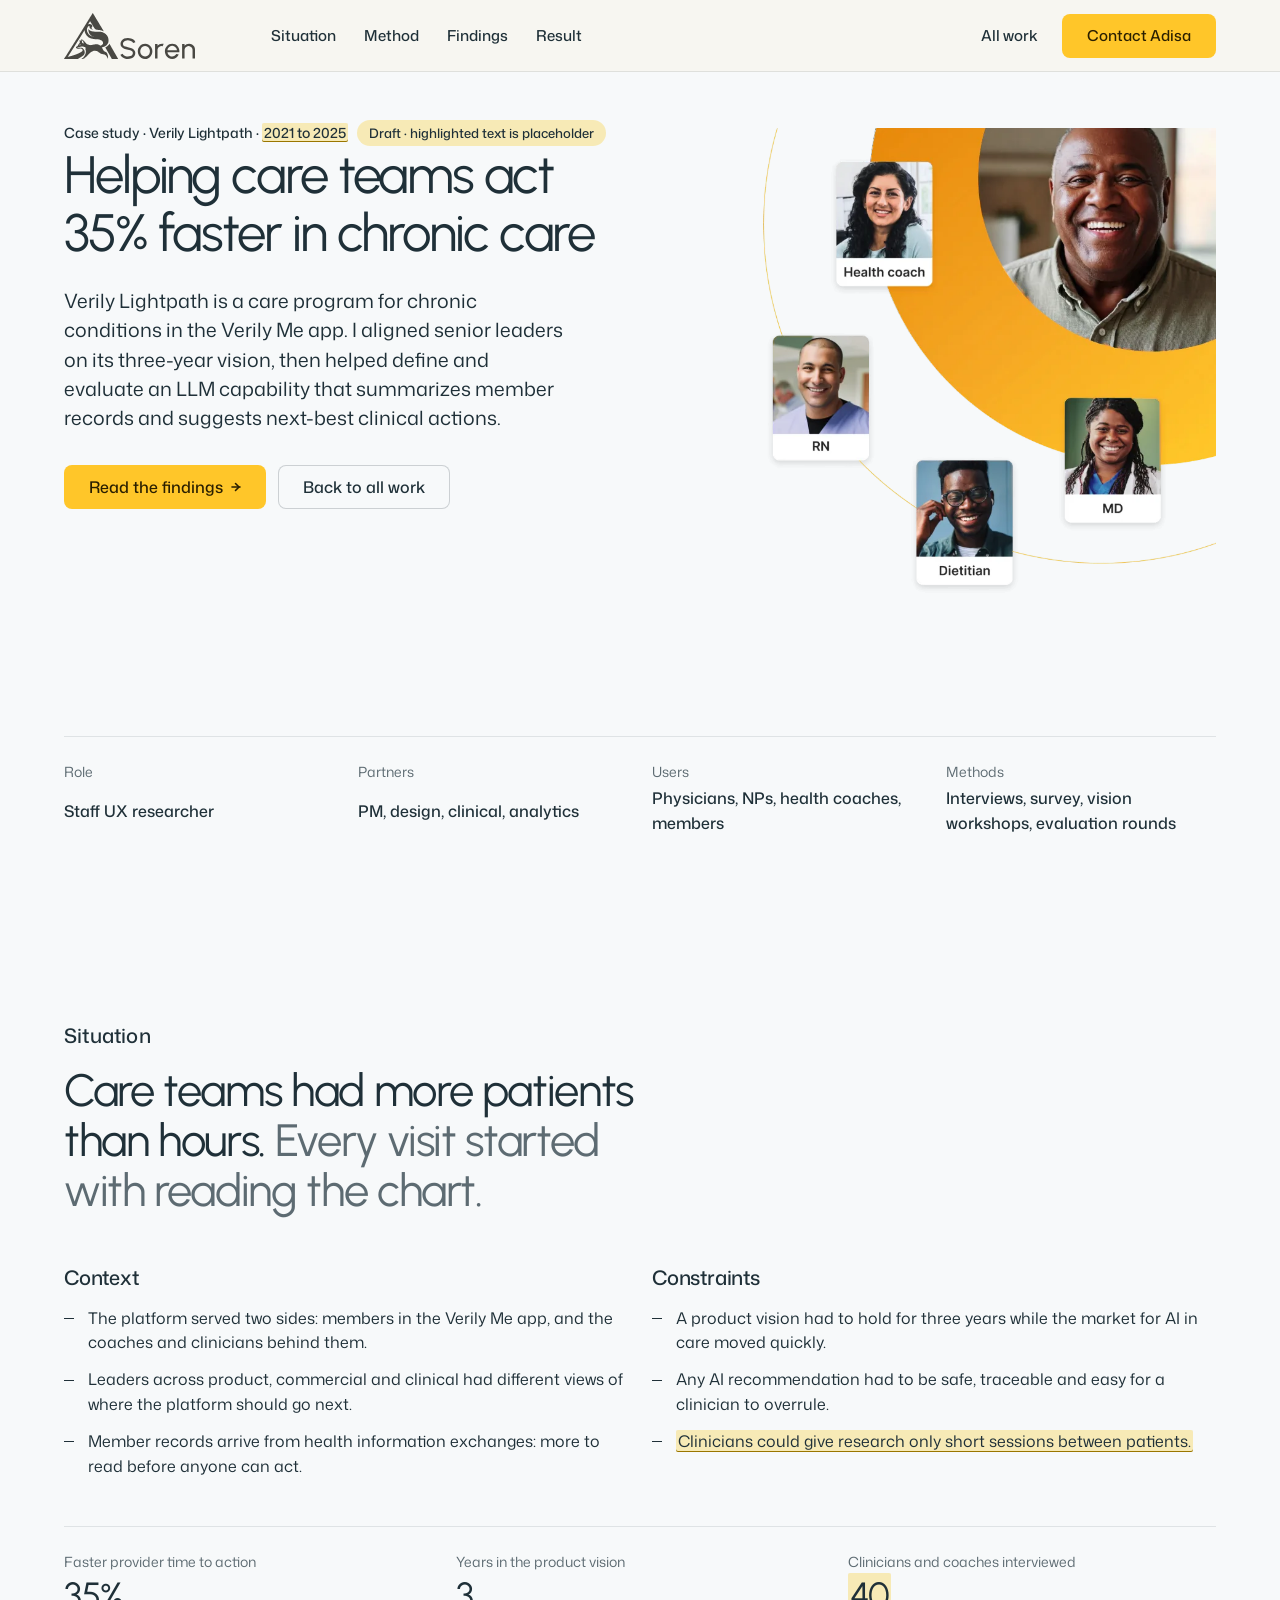
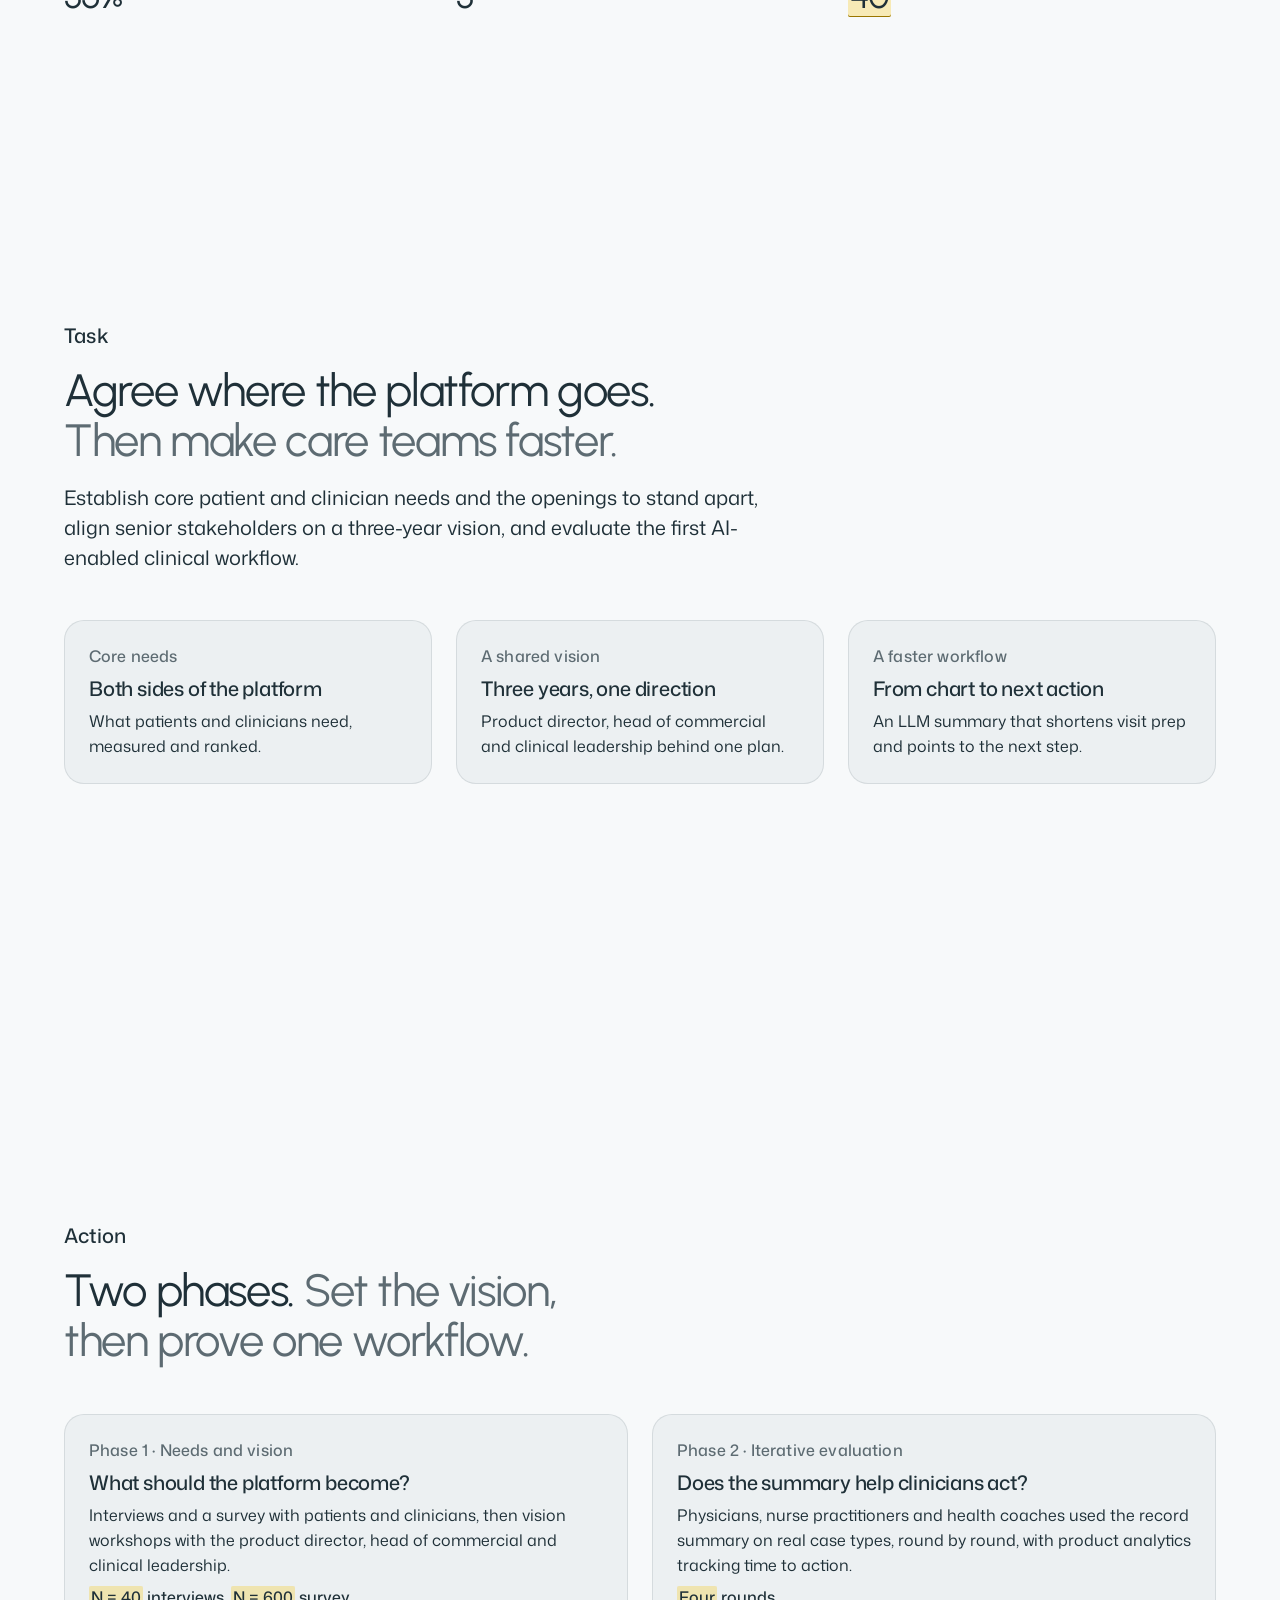
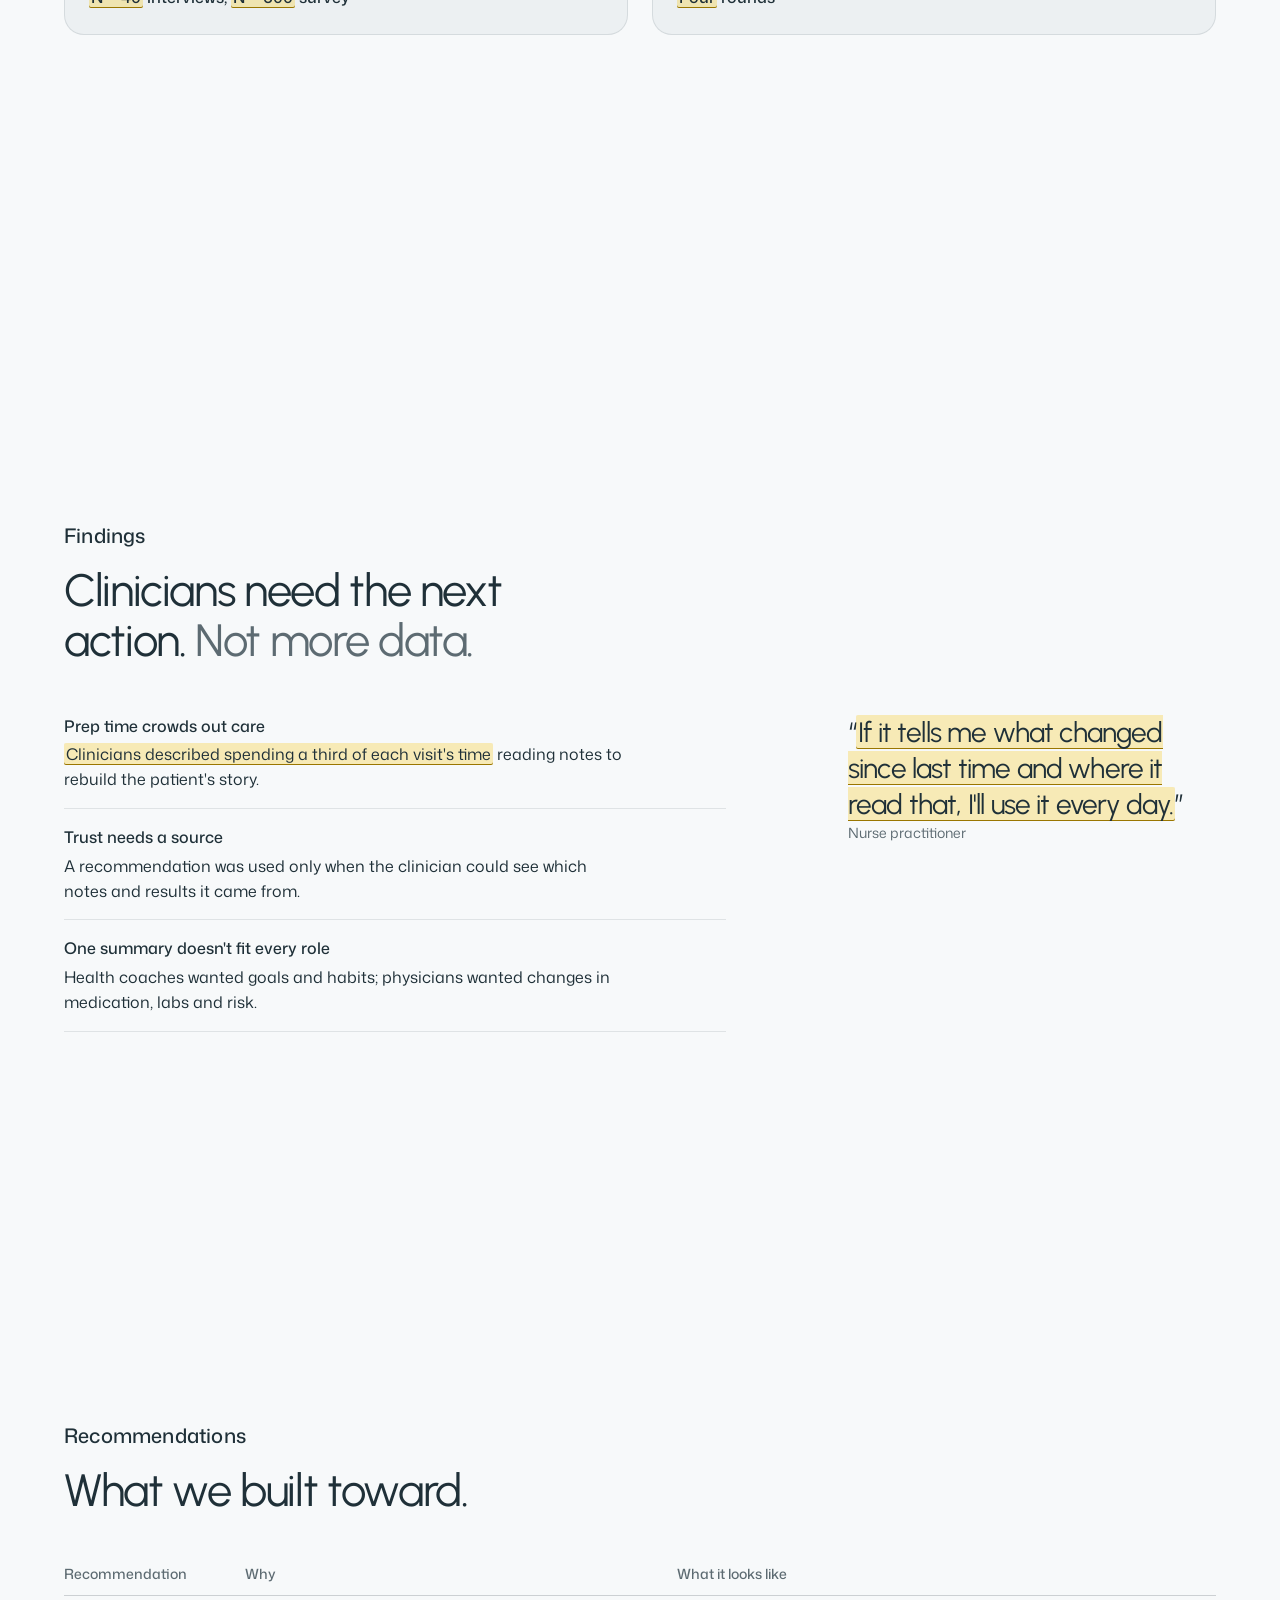
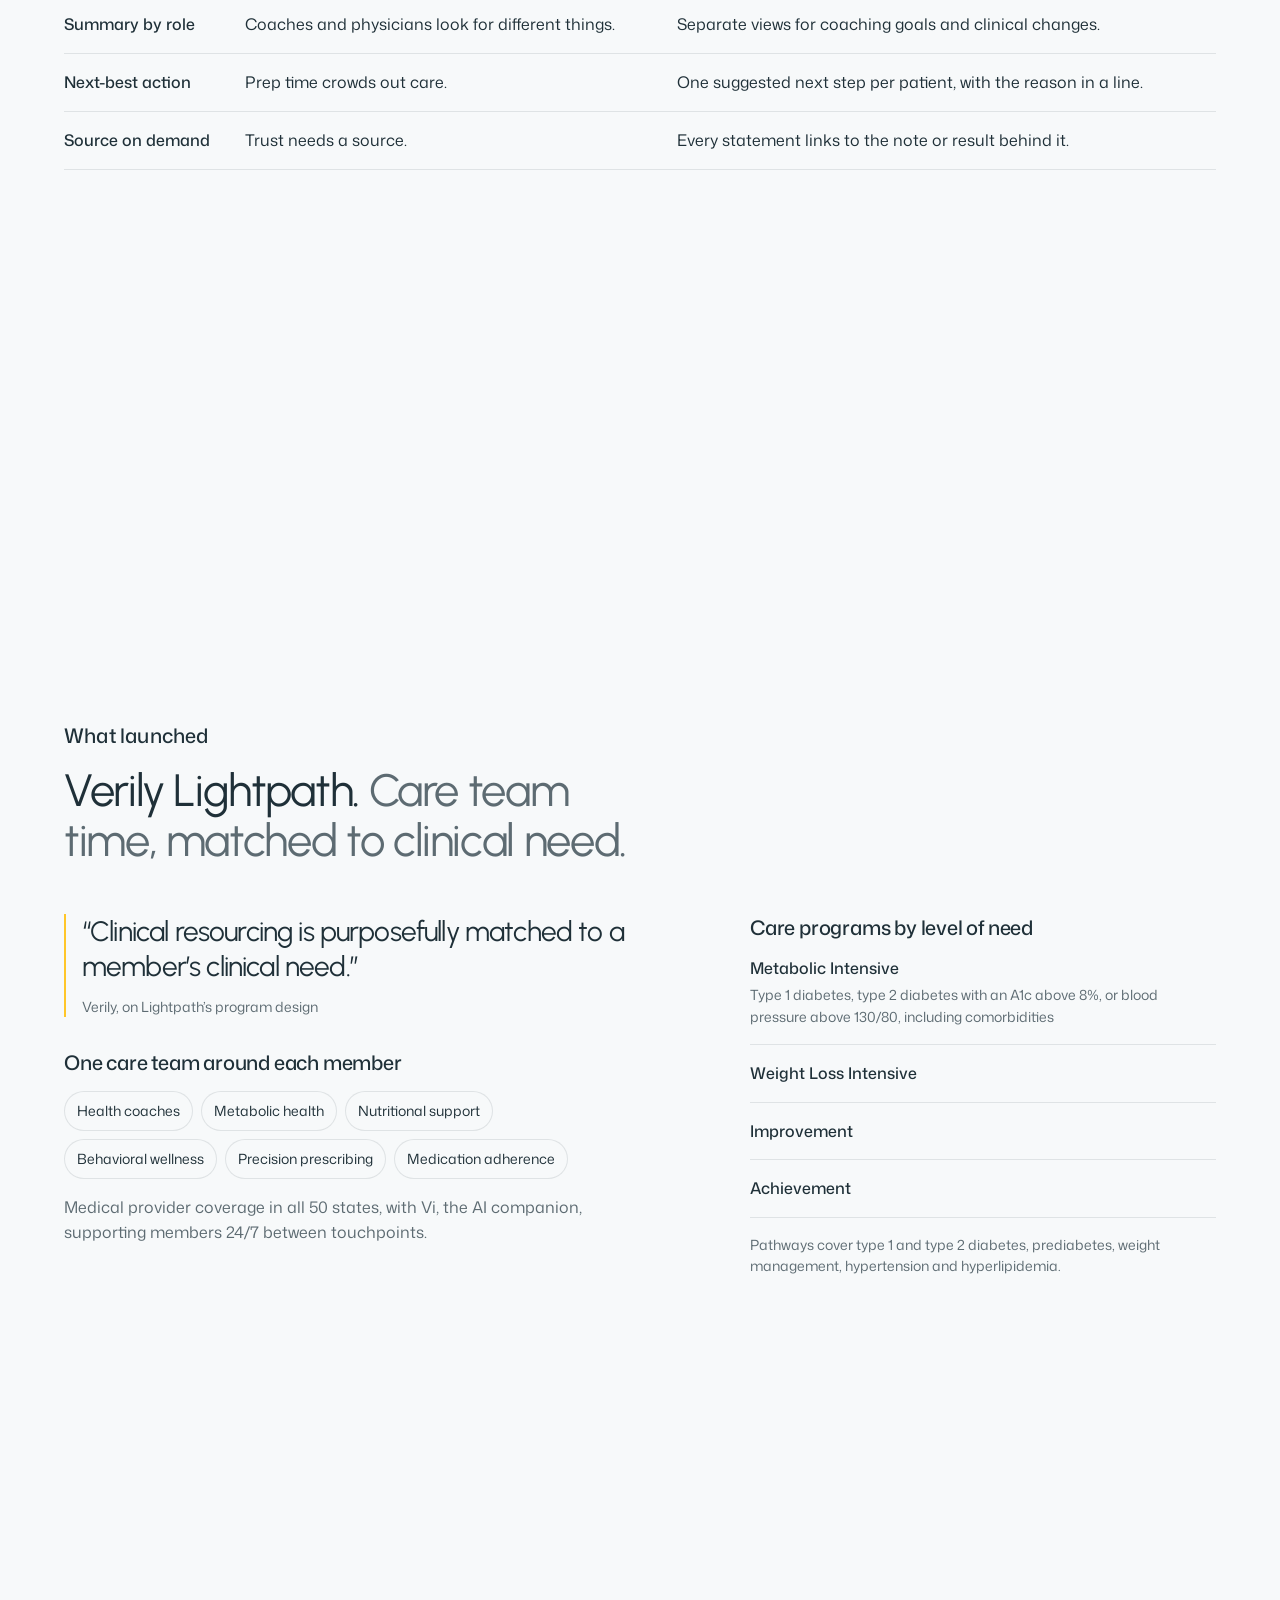
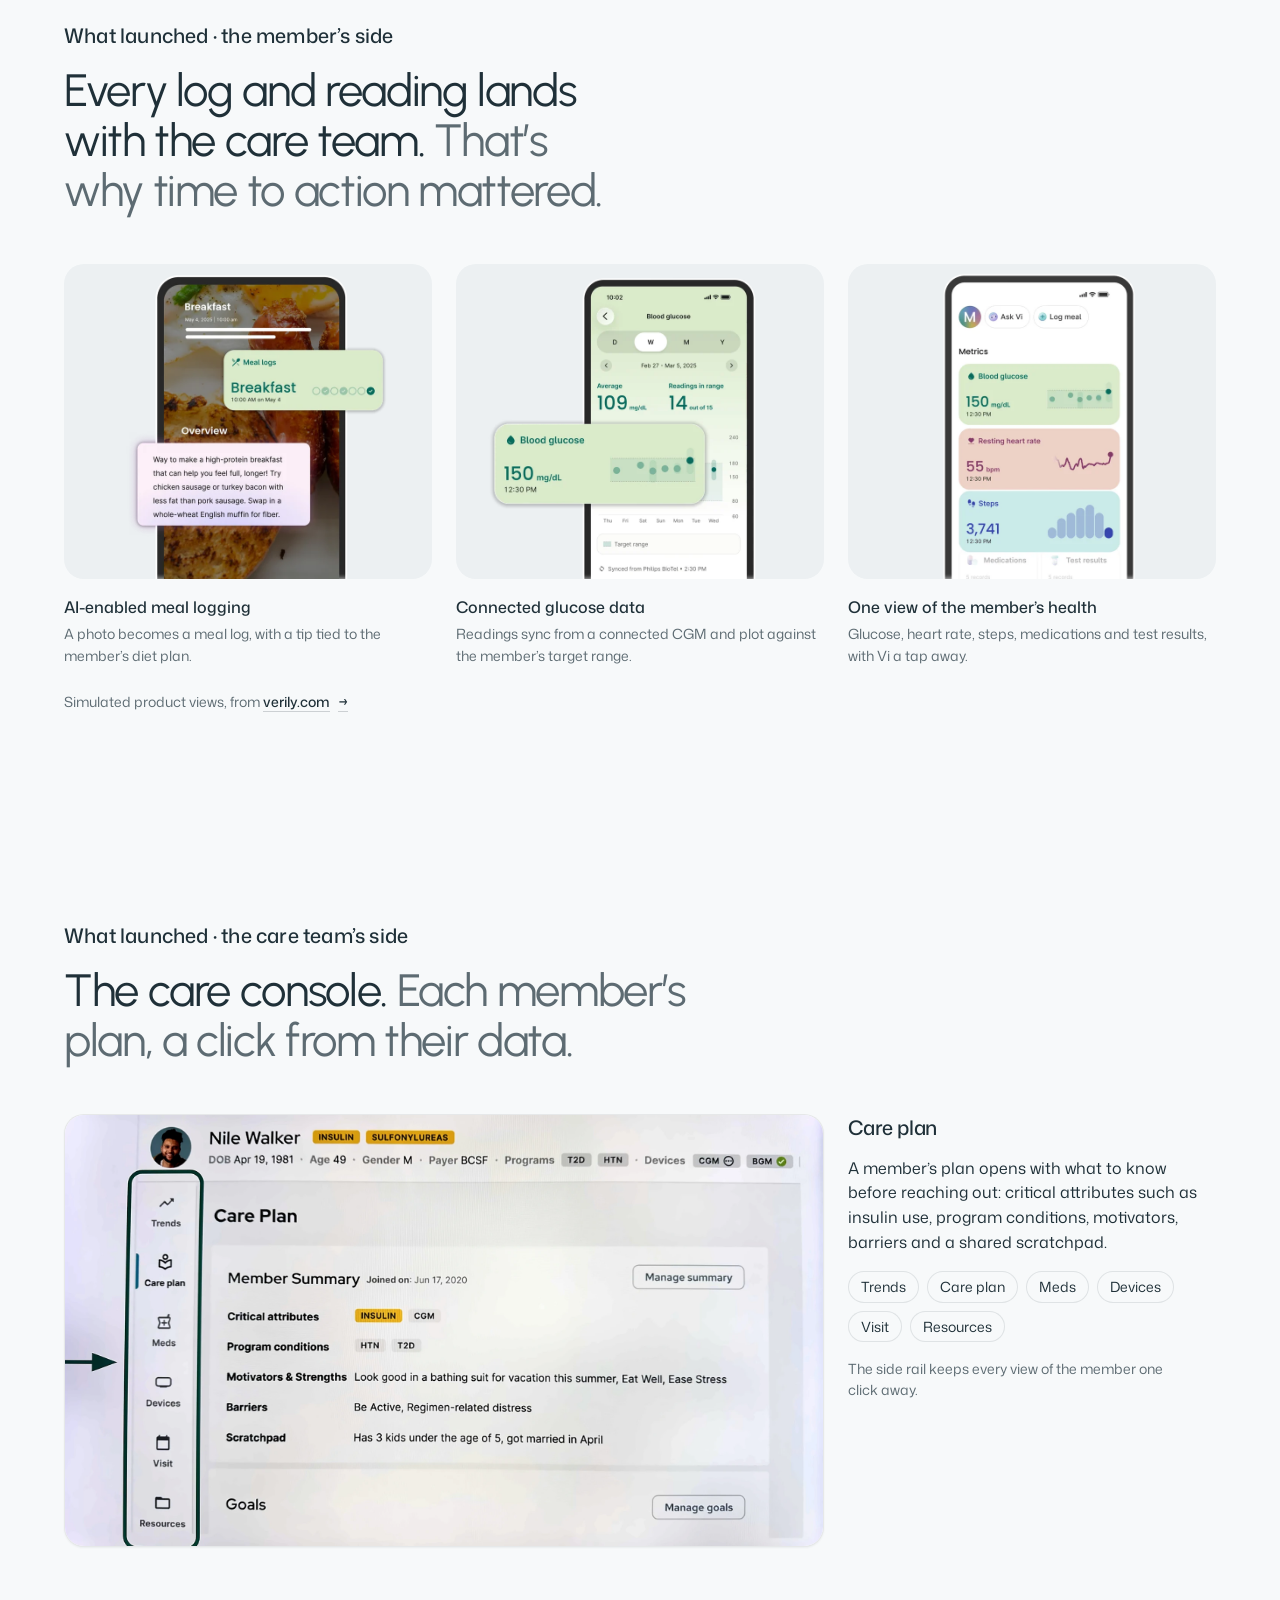
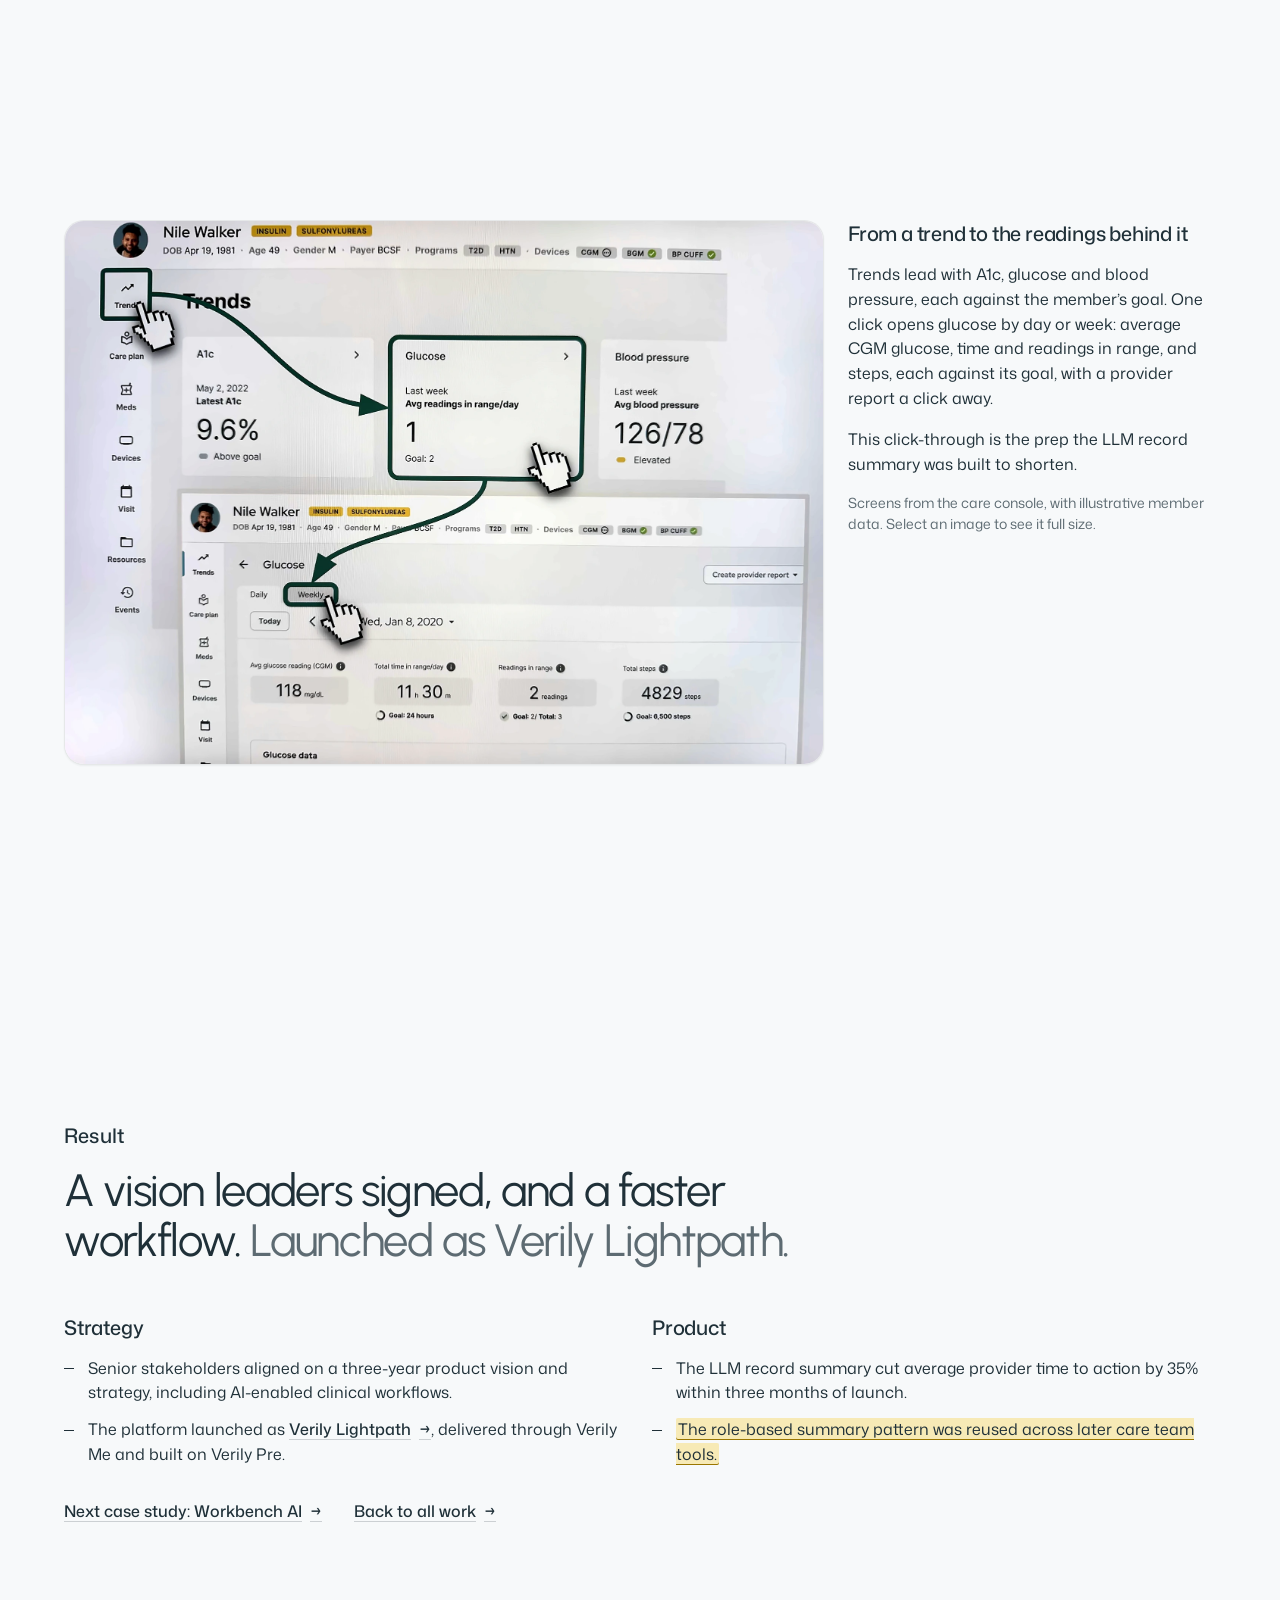
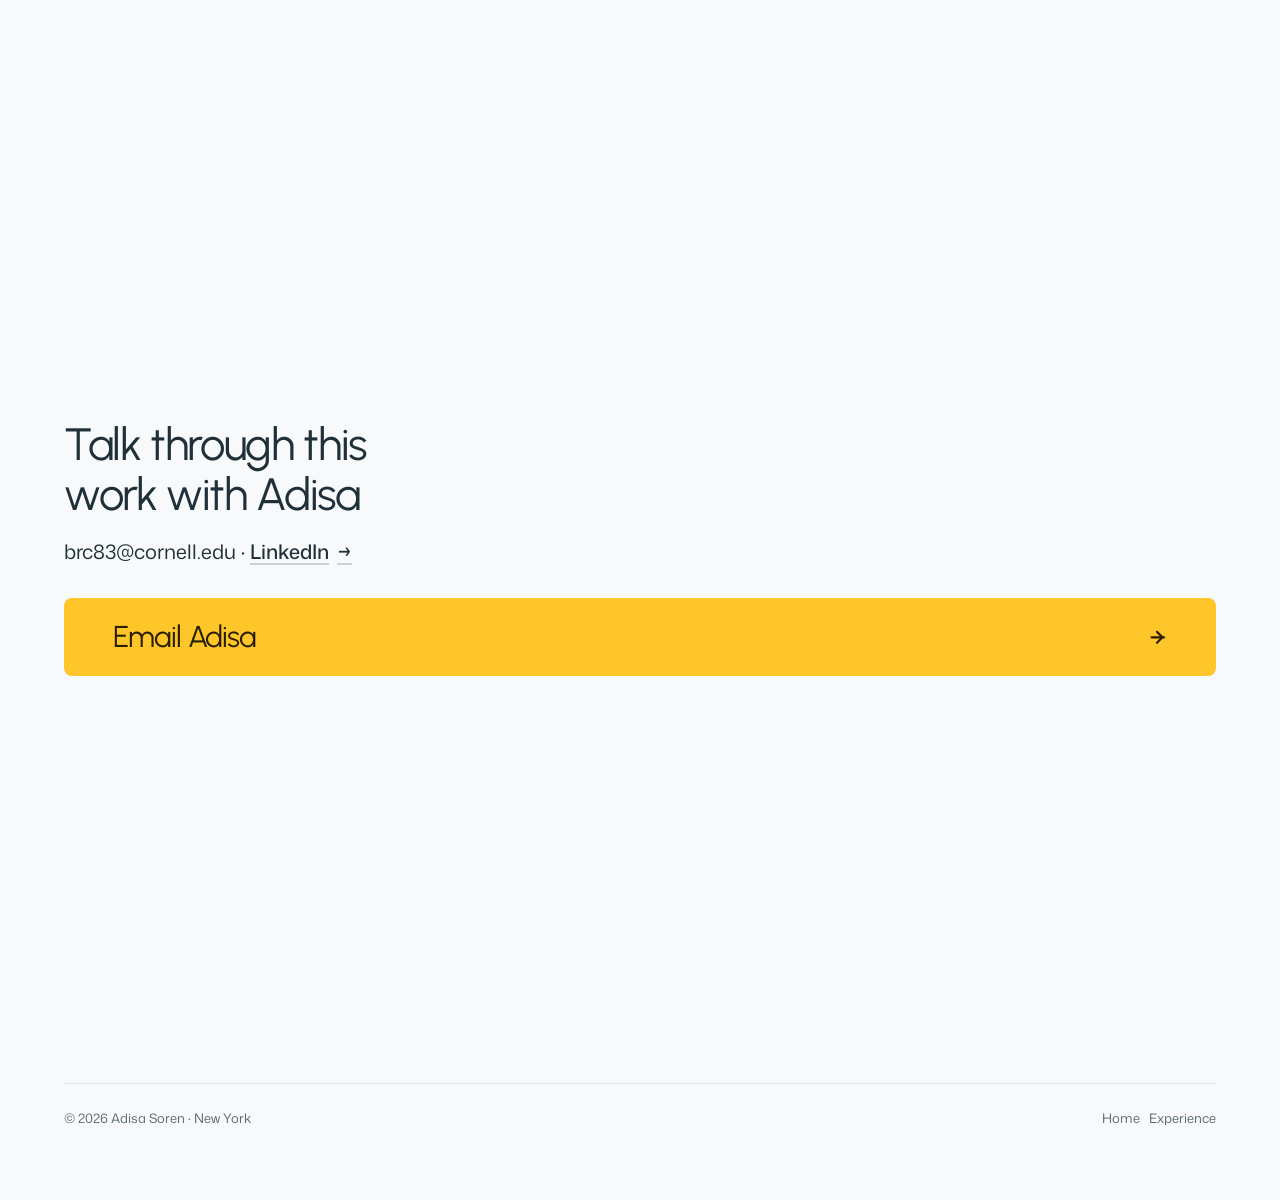
<file: adisa-soren-portfolio/lightpath.html>
<!doctype html>
<html lang="en" data-radius="soft" data-buttons="solid">
<head>
<meta charset="utf-8">
<meta name="viewport" content="width=device-width, initial-scale=1, viewport-fit=cover">
<title>Verily Lightpath Case Study</title>
<meta name="description" content="Verily Lightpath is a personalized care program for chronic conditions, delivered through the Verily Me app. I aligned senior leaders on its three-year product vision, then helped define and evaluate an LLM capability that summarizes member records and recommends next-best clinical actions.">
<meta property="og:type" content="article">
<meta property="og:title" content="Helping care teams act 35% faster in chronic care: a case study by Adisa Soren">
<meta name="theme-color" content="#f7f5f0">
<link rel="stylesheet" href="assets/site.css">
<style>
  /* page CSS: only what the system lacks */
  .kicker { color: var(--muted); }
  .stack { display: grid; gap: var(--s-4); align-content: start; }
  .list { display: grid; gap: var(--s-3); }
  .list li { padding-left: var(--s-5); position: relative; }
  .list li::before { content: ""; position: absolute; left: 0; top: .78em; width: 10px; height: 1px; background: var(--ink); }
  .figs { display: grid; grid-template-columns: repeat(3, minmax(0, 1fr)); gap: var(--gutter); padding-top: var(--s-5); border-top: 1px solid var(--line); margin-top: var(--s-7); }
  .figs dt { font-size: var(--t-small); color: var(--muted); }
  .figs dd { margin: var(--s-1) 0 0; }
  .card .t-label { color: var(--muted); }
  .steps { counter-reset: step; }
  .step__n { font: 400 var(--t-h3)/1 var(--font-display); letter-spacing: var(--display-tracking); color: var(--accent); }
  .q { font: 400 var(--t-lead)/1.45 var(--font-text); }
  .q + .q { margin-top: var(--s-3); }
  /* phase visuals: drawn stand-ins, not the real survey */
  .mock { display: grid; gap: var(--s-2); padding: var(--s-4); border-radius: var(--r-md); background: var(--bg); border: 1px solid var(--line); margin-top: var(--s-2); }
  .mock__row { display: grid; grid-template-columns: 52px minmax(0, 1fr) 52px; align-items: center; gap: var(--s-3); font-size: var(--t-small); }
  .mock__head { color: var(--muted); font-size: var(--t-label); font-weight: 500; }
  .mock__head span:last-child, .mock__head span:first-child { text-align: center; }
  .mock__concept { padding: var(--s-2) var(--s-3); border-radius: var(--r-sm); background: var(--surface); }
  .dot { width: 16px; height: 16px; border-radius: 999px; border: 1.5px solid var(--line-strong); justify-self: center; }
  .dot.is-on { border-color: var(--accent); background: radial-gradient(circle, var(--accent) 0 4px, transparent 4.5px); }
  .sort { display: grid; grid-template-columns: repeat(3, minmax(0, 1fr)); gap: var(--s-3); }
  .sort__col { display: grid; gap: var(--s-2); align-content: start; }
  .sort__col > span { font-size: var(--t-label); font-weight: 500; color: var(--muted); }
  .sort__chip { height: 28px; border-radius: var(--r-sm); background: var(--surface); }
  .sort__col:first-child .sort__chip { background: color-mix(in oklab, var(--accent) 16%, var(--bg)); }
  .phase__meta { display: flex; flex-wrap: wrap; gap: var(--s-2) var(--s-5); font-size: var(--t-small); color: var(--muted); }
  .phase__meta b { color: var(--ink); font-weight: 500; }
  /* bar chart */
  .chart { display: grid; gap: var(--s-3); }
  .chart__title { font-weight: 500; }
  .bars { display: grid; gap: var(--s-2); margin: 0; }
  .bar { display: grid; grid-template-columns: 84px minmax(0, 1fr) 52px; align-items: center; gap: var(--s-3); position: relative; }
  .bar dt { font-size: var(--t-small); color: var(--muted); }
  .bar dd { margin: 0; }
  .bar__track { height: 20px; }
  .bar__fill { height: 100%; width: var(--v); background: var(--p-muted); border-radius: 0 4px 4px 0; }
  .bar.is-hi .bar__fill { background: var(--accent); }
  .bar__val { font-size: var(--t-small); text-align: right; font-variant-numeric: tabular-nums; }
  .bar:hover .bar__fill, .bar:focus-within .bar__fill { filter: brightness(1.12); }
  .chart__note { font-size: var(--t-small); color: var(--muted); }
  .chart__note b { color: var(--ink); font-weight: 500; }
  /* tables */
  .tbl-wrap { overflow-x: auto; }
  .tbl { width: 100%; border-collapse: collapse; font-size: var(--t-body); min-width: 640px; }
  .tbl th { text-align: left; font: 500 var(--t-small)/1.4 var(--font-text); color: var(--muted); padding: 0 var(--s-4) var(--s-3) 0; border-bottom: 1px solid var(--line-strong); vertical-align: bottom; }
  .tbl td { padding: var(--s-4) var(--s-4) var(--s-4) 0; border-bottom: 1px solid var(--line); vertical-align: top; }
  .tbl td:first-child { font-weight: 500; white-space: nowrap; }
  .tbl .num { font: 400 var(--t-h3)/1 var(--font-display); letter-spacing: var(--display-tracking); white-space: nowrap; }
  .tbl .num small { font: 400 var(--t-small)/1.4 var(--font-text); letter-spacing: 0; color: var(--muted); display: block; margin-top: var(--s-2); white-space: normal; max-width: 28ch; }
  .tbl--compare td:nth-child(3) { color: var(--ink); }
  .tbl--compare td:nth-child(2) { color: var(--muted); }
  .quote blockquote { font-size: var(--t-h3); }
  .split2 { display: grid; grid-template-columns: repeat(2, minmax(0, 1fr)); gap: var(--gutter); }
  .note-row { display: grid !important; grid-template-columns: repeat(2, minmax(0, 1fr)); gap: var(--gutter); }
  .note-row h3 { font: 500 var(--t-card)/1.3 var(--font-text); letter-spacing: -0.01em; }
  .note-row p { color: var(--ink); }
  .impact h3 { font: 500 var(--t-card)/1.3 var(--font-text); letter-spacing: -0.01em; margin-bottom: var(--s-4); }
  .back { margin-top: var(--s-6); }
  .next { display: flex; flex-wrap: wrap; gap: var(--s-3) var(--s-6); align-items: baseline; }
  @media (max-width: 1023px) {
    .split2, .note-row { grid-template-columns: minmax(0, 1fr); }
  }
  @media (max-width: 639px) {
    .figs { grid-template-columns: 1fr 1fr; }
    .sort { grid-template-columns: repeat(3, minmax(0, 1fr)); }
    .bar { grid-template-columns: 72px minmax(0, 1fr) 48px; }
  }

  /* drafts: placeholder content to verify or replace before publishing */
  .tbd { background: color-mix(in oklab, #f5c518 30%, transparent); box-shadow: inset 0 -1px 0 #9a7600; border-radius: 2px; padding: 0 2px; }
  .draft-note { display: inline-flex; gap: var(--s-2); align-items: center; font: 500 var(--t-label)/1.4 var(--font-text); padding: var(--s-1) var(--s-3); border-radius: 999px; background: color-mix(in oklab, #f5c518 30%, transparent); color: var(--ink); }
  .next { display: flex; flex-wrap: wrap; gap: var(--s-3) var(--s-6); align-items: baseline; margin-top: var(--s-6); }
  .insights > li { grid-template-columns: minmax(0, 1fr); }
  .insights > li > p { color: var(--ink); font-size: var(--t-body); }

  /* what launched: the care team, the programs, and what the research fed */
  .team { display: flex; flex-wrap: wrap; gap: var(--s-2); }
  .team li { padding: var(--s-2) var(--s-3); border-radius: 999px; background: var(--bg); border: 1px solid var(--line); font-size: var(--t-small); }
  .programs > li { grid-template-columns: minmax(0, 1fr); }
  .programs > li > p { color: var(--muted); font-size: var(--t-small); }
  .launch-quote { margin: 0; padding-left: var(--s-4); border-left: 2px solid var(--accent); }
  .launch-quote blockquote { margin: 0; font: 400 var(--t-h3)/1.25 var(--font-display); letter-spacing: var(--display-tracking); }
  .launch-quote figcaption { margin-top: var(--s-3); font-size: var(--t-small); color: var(--muted); }
  .tint { background: color-mix(in oklab, var(--accent) 7%, var(--bg)); border-color: color-mix(in oklab, var(--accent) 20%, var(--bg)); }
  @media (max-width: 1023px) { #launched .grid > .stack + .stack { margin-top: var(--s-6); } }

  /* member view: three product shots, each phone cropped at the frame's foot */
  .shots { align-items: stretch; }
  .shot { margin: 0; display: grid; grid-template-rows: auto minmax(0, 1fr); gap: var(--s-4); }
  .shot__frame { position: relative; overflow: hidden; border-radius: var(--r-lg); background: var(--surface); aspect-ratio: 1 / 1; max-height: 420px; width: 100%; }
  .shot__frame img { position: absolute; left: 50%; bottom: 0; transform: translateX(-50%); height: 100%; width: auto; max-width: none; }
  .shot figcaption { display: grid; gap: var(--s-1); }
  .shot figcaption b { font-weight: 500; }
  .shot figcaption span { color: var(--muted); font-size: var(--t-small); }
  @media (min-width: 1024px) { .shot__frame { aspect-ratio: auto; max-height: none; height: clamp(200px, calc(100svh - 585px), 420px); } }
  @media (max-width: 639px) { .shot__frame { max-height: 320px; } }

  /* the care console: a screenshot beside its caption; the image links to itself at full size */
  .console { align-items: start; }
  .console__fig { margin: 0; }
  .console__fig a { display: inline-block; border-radius: var(--r-lg); }
  .console__fig img { display: block; width: auto; height: auto; max-width: 100%; border-radius: var(--r-lg); border: 1px solid var(--line); background: #fff; box-shadow: 0 1px 2px color-mix(in oklab, var(--ink) 6%, transparent); }
  .console__fig a:hover img { border-color: var(--line-strong); }
  .console__fig a:focus-visible { outline: 2px solid var(--accent); outline-offset: 3px; }
  .console__text h3 { font: 500 var(--t-card)/1.3 var(--font-text); letter-spacing: -0.01em; }
  .console__text p { color: var(--ink); }
  .console__text .t-small { color: var(--muted); }
  .rail { display: flex; flex-wrap: wrap; gap: var(--s-2); }
  .rail li { padding: var(--s-1) var(--s-3); border-radius: 999px; background: var(--bg); border: 1px solid var(--line); font-size: var(--t-small); }
  @media (min-width: 1024px) {
    #console .group:first-child .console__fig img { max-height: calc(100svh - 430px); }
    #console .group:last-child .console__fig img { max-height: calc(100svh - 250px); }
  }
  /* the hero picture: the member at the centre of his care team, on the right of the words; on narrow screens it sits under them */
  .lp-hero { flex: 1 1 auto; min-height: 0; display: grid; grid-template-columns: minmax(0, 1fr); row-gap: var(--s-6); }
  .lp-art { margin: 0; display: flex; align-items: center; justify-content: center; min-height: 0; }
  .lp-art img { display: block; width: auto; height: auto; max-width: 100%; max-height: 100%; }
  @media (max-width: 1023px) { .lp-art img { width: min(100%, 460px); } }
  @media (min-width: 1024px) {
    .lp-hero { grid-template-columns: minmax(0, 7fr) minmax(0, 5fr); grid-template-rows: minmax(0, 1fr); column-gap: var(--gutter); }
    .lp-art { height: 100%; align-items: flex-start; justify-content: flex-end; padding-block: var(--s-2) var(--s-6); }
  }
</style>
</head>
<body>
<header class="nav">
  <div class="wrap nav__bar">
    <a class="skip-link" href="#top">Skip to content</a>
    <a class="nav__logo" aria-label="Adisa Soren, home" href="index.html"><img class="nav__lockup-img" src="assets/logos/soren-lockup.svg" alt="" width="684" height="240"></a>
    <nav class="nav__links" aria-label="Main">
      <div class="nav__item"><a class="nav__link" href="#situation">Situation</a></div>
      <div class="nav__item"><a class="nav__link" href="#method">Method</a></div>
      <div class="nav__item"><a class="nav__link" href="#findings">Findings</a></div>
      <div class="nav__item"><a class="nav__link" href="#result">Result</a></div>
    </nav>
    <div class="nav__actions">
      <a class="nav__link" href="index.html#work">All work</a>
      <a class="btn btn--primary" href="index.html#contact">Contact Adisa</a>
    </div>
    <button class="nav__toggle" type="button" aria-expanded="false" aria-label="Menu">
      <svg width="18" height="18" viewBox="0 0 18 18" aria-hidden="true"><path d="M2 5h14M2 13h14" stroke="currentColor" stroke-width="1.6" stroke-linecap="round"/></svg>
    </button>
  </div>
</header>

<main id="top">
  <section class="hero hero--statement" aria-labelledby="hero-h">
    <div class="wrap"><div class="hero-text hero__in">
      <div class="lp-hero"><div>
        <p class="hero-notice">Case study · Verily Lightpath · <span class="tbd">2021 to 2025</span> &nbsp; <span class="draft-note">Draft · highlighted text is placeholder</span></p>
        <h1 id="hero-h">Helping care teams act 35% faster in chronic care</h1>
        <p class="hero__lead">Verily Lightpath is a care program for chronic conditions in the Verily Me app. I aligned senior leaders on its three-year vision, then helped define and evaluate an LLM capability that summarizes member records and suggests next-best clinical actions.</p>
        <div class="btn-row">
          <a class="btn btn--primary" href="#findings">Read the findings<svg class="m-arrow" viewBox="0 0 12 12" aria-hidden="true"><path class="m-arrow__stem" d="M1 6h8"/><path class="m-arrow__head" d="M4.5 2.5 8 6l-3.5 3.5"/></svg></a>
          <a class="btn btn--secondary" href="index.html#work">Back to all work</a>
        </div>
      </div>
      <figure class="lp-art"><img src="assets/img/lightpath-care-team.webp" width="764" height="760" alt="A Lightpath member at the centre of his care team: a health coach, an RN, a dietitian and an MD" fetchpriority="high"></figure></div>
      <dl class="hero__facts"><div><dt>Role</dt><dd>Staff UX researcher</dd></div><div><dt>Partners</dt><dd>PM, design, clinical, analytics</dd></div><div><dt>Users</dt><dd>Physicians, NPs, health coaches, members</dd></div><div><dt>Methods</dt><dd>Interviews, survey, vision workshops, evaluation rounds</dd></div></dl>
    </div></div>
  </section>

  <section class="section" id="situation" aria-labelledby="sit-h">
    <div class="wrap">
      <div class="section-head">
        <p class="t-label kicker">Situation</p>
        <h2 id="sit-h">Care teams had more patients than hours. <span class="muted">Every visit started with reading the chart.</span></h2>
      </div>
      <div class="split2">
        <div class="stack"><h3 class="t-card">Context</h3><ul class="list"><li>The platform served two sides: members in the Verily Me app, and the coaches and clinicians behind them.</li><li>Leaders across product, commercial and clinical had different views of where the platform should go next.</li><li>Member records arrive from health information exchanges: more to read before anyone can act.</li></ul></div>
        <div class="stack"><h3 class="t-card">Constraints</h3><ul class="list"><li>A product vision had to hold for three years while the market for AI in care moved quickly.</li><li>Any AI recommendation had to be safe, traceable and easy for a clinician to overrule.</li><li><span class="tbd">Clinicians could give research only short sessions between patients.</span></li></ul></div>
      </div>
      <dl class="figs"><div><dt>Faster provider time to action</dt><dd class="t-stat">35%</dd></div><div><dt>Years in the product vision</dt><dd class="t-stat">3</dd></div><div><dt>Clinicians and coaches interviewed</dt><dd class="t-stat"><span class="tbd">40</span></dd></div></dl>
    </div>
  </section>

  <section class="section" id="task" aria-labelledby="task-h">
    <div class="wrap">
      <div class="section-head">
        <p class="t-label kicker">Task</p>
        <h2 id="task-h">Agree where the platform goes. <span class="muted">Then make care teams faster.</span></h2>
        <p>Establish core patient and clinician needs and the openings to stand apart, align senior stakeholders on a three-year vision, and evaluate the first AI-enabled clinical workflow.</p>
      </div>
      <div class="grid"><article class="card span-4"><p class="t-label">Core needs</p><h3>Both sides of the platform</h3><p>What patients and clinicians need, measured and ranked.</p></article><article class="card span-4"><p class="t-label">A shared vision</p><h3>Three years, one direction</h3><p>Product director, head of commercial and clinical leadership behind one plan.</p></article><article class="card span-4"><p class="t-label">A faster workflow</p><h3>From chart to next action</h3><p>An LLM summary that shortens visit prep and points to the next step.</p></article></div>
    </div>
  </section>

  <section class="section" id="method" aria-labelledby="method-h">
    <div class="wrap">
      <div class="section-head">
        <p class="t-label kicker">Action</p>
        <h2 id="method-h">Two phases. <span class="muted">Set the vision, then prove one workflow.</span></h2>
      </div>
      <div class="grid"><article class="card span-6"><p class="t-label">Phase 1 · Needs and vision</p><h3>What should the platform become?</h3><p>Interviews and a survey with patients and clinicians, then vision workshops with the product director, head of commercial and clinical leadership.</p><p class="phase__meta"><span><b><span class="tbd">N = 40</span> interviews, <span class="tbd">N = 600</span> survey</b></span></p></article><article class="card span-6"><p class="t-label">Phase 2 · Iterative evaluation</p><h3>Does the summary help clinicians act?</h3><p>Physicians, nurse practitioners and health coaches used the record summary on real case types, round by round, with product analytics tracking time to action.</p><p class="phase__meta"><span><b><span class="tbd">Four</span> rounds</b></span></p></article></div>
    </div>
  </section>

  <section class="section" id="findings" aria-labelledby="find-h">
    <div class="wrap">
      <div class="section-head">
        <p class="t-label kicker">Findings</p>
        <h2 id="find-h">Clinicians need the next action. <span class="muted">Not more data.</span></h2>
      </div>
      <div class="grid grid--top">
        <ul class="rows insights span-7"><li><span class="rows__name">Prep time crowds out care</span><p><span class="tbd">Clinicians described spending a third of each visit's time</span> reading notes to rebuild the patient's story.</p></li><li><span class="rows__name">Trust needs a source</span><p>A recommendation was used only when the clinician could see which notes and results it came from.</p></li><li><span class="rows__name">One summary doesn't fit every role</span><p>Health coaches wanted goals and habits; physicians wanted changes in medication, labs and risk.</p></li></ul>
        <figure class="quote span-4 start-9">
          <blockquote>“<span class="tbd">If it tells me what changed since last time and where it read that, I'll use it every day.</span>”</blockquote>
          <figcaption class="person"><span class="person__role muted">Nurse practitioner</span></figcaption>
        </figure>
      </div>
    </div>
  </section>

  <section class="section" id="recommend" aria-labelledby="rec-h">
    <div class="wrap">
      <div class="section-head">
        <p class="t-label kicker">Recommendations</p>
        <h2 id="rec-h">What we built toward.</h2>
      </div>
      <div class="tbl-wrap">
        <table class="tbl">
          <thead><tr><th scope="col">Recommendation</th><th scope="col">Why</th><th scope="col">What it looks like</th></tr></thead>
          <tbody><tr><td>Summary by role</td><td>Coaches and physicians look for different things.</td><td>Separate views for coaching goals and clinical changes.</td></tr><tr><td>Next-best action</td><td>Prep time crowds out care.</td><td>One suggested next step per patient, with the reason in a line.</td></tr><tr><td>Source on demand</td><td>Trust needs a source.</td><td>Every statement links to the note or result behind it.</td></tr></tbody>
        </table>
      </div>
    </div>
  </section>

  <section class="section" id="launched" aria-labelledby="launch-h">
    <div class="wrap">
      <div class="section-head">
        <p class="t-label kicker">What launched</p>
        <h2 id="launch-h">Verily Lightpath. <span class="muted">Care team time, matched to clinical need.</span></h2>
      </div>
      <div class="grid grid--top">
        <div class="span-6 stack">
          <figure class="launch-quote">
            <blockquote>“Clinical resourcing is purposefully matched to a member’s clinical need.”</blockquote>
            <figcaption>Verily, on Lightpath’s program design</figcaption>
          </figure>
          <h3 class="t-card" style="margin-top: var(--s-4)">One care team around each member</h3>
          <ul class="team">
            <li>Health coaches</li><li>Metabolic health</li><li>Nutritional support</li><li>Behavioral wellness</li><li>Precision prescribing</li><li>Medication adherence</li>
          </ul>
          <p class="muted">Medical provider coverage in all 50 states, with Vi, the AI companion, supporting members 24/7 between touchpoints.</p>
        </div>
        <div class="span-5 start-8 stack">
          <h3 class="t-card">Care programs by level of need</h3>
          <ul class="rows programs">
            <li><span class="rows__name">Metabolic Intensive</span><p>Type 1 diabetes, type 2 diabetes with an A1c above 8%, or blood pressure above 130/80, including comorbidities</p></li>
            <li><span class="rows__name">Weight Loss Intensive</span></li>
            <li><span class="rows__name">Improvement</span></li>
            <li><span class="rows__name">Achievement</span></li>
          </ul>
          <p class="t-small muted">Pathways cover type 1 and type 2 diabetes, prediabetes, weight management, hypertension and hyperlipidemia.</p>
        </div>
      </div>
    </div>
  </section>

  <section class="section" id="member-view" aria-labelledby="mv-h">
    <div class="wrap">
      <div class="section-head">
        <p class="t-label kicker">What launched · the member’s side</p>
        <h2 id="mv-h">Every log and reading lands with the care team. <span class="muted">That’s why time to action mattered.</span></h2>
      </div>
      <div class="grid shots">
        <figure class="shot span-4">
          <div class="shot__frame"><img src="assets/img/lightpath-meal.webp" width="720" height="720" loading="lazy" alt="A breakfast meal log in Verily Me, with a tip for a higher-protein breakfast: swap pork sausage for chicken sausage or turkey bacon, and add a whole-wheat English muffin for fiber."></div>
          <figcaption><b>AI-enabled meal logging</b><span>A photo becomes a meal log, with a tip tied to the member’s diet plan.</span></figcaption>
        </figure>
        <figure class="shot span-4">
          <div class="shot__frame"><img src="assets/img/lightpath-glucose.webp" width="720" height="720" loading="lazy" alt="A week of blood glucose readings in Verily Me: an average of 109 mg/dL, 14 of 15 readings in range, and a latest reading of 150 mg/dL."></div>
          <figcaption><b>Connected glucose data</b><span>Readings sync from a connected CGM and plot against the member’s target range.</span></figcaption>
        </figure>
        <figure class="shot span-4">
          <div class="shot__frame"><img src="assets/img/lightpath-program.webp" width="720" height="720" loading="lazy" alt="The Verily Me metrics screen: blood glucose 150 mg/dL, resting heart rate 55 bpm and 3,741 steps, with Ask Vi and Log meal buttons at the top."></div>
          <figcaption><b>One view of the member’s health</b><span>Glucose, heart rate, steps, medications and test results, with Vi a tap away.</span></figcaption>
        </figure>
      </div>
      <p class="t-small muted" style="margin-top: var(--s-5)">Simulated product views, from <a class="link" href="https://verily.com/solutions/me+lightpath" target="_blank" rel="noopener">verily.com</a></p>
    </div>
  </section>

  <section class="section g2" id="console" aria-labelledby="con-h">
    <div class="wrap">
      <div class="group">
        <div class="section-head">
          <p class="t-label kicker">What launched · the care team’s side</p>
          <h2 id="con-h">The care console. <span class="muted">Each member’s plan, a click from their data.</span></h2>
        </div>
        <div class="grid console">
          <figure class="console__fig span-8">
            <a href="assets/img/console-care-plan.webp" target="_blank" rel="noopener" aria-label="Open the care plan screenshot at full size"><img src="assets/img/console-care-plan.webp" width="2000" height="1138" loading="lazy" alt="The care console's Care Plan screen for an example member: a header with medication flags (insulin, sulfonylureas), programs (T2D, HTN) and connected devices (CGM, BGM). The member summary lists critical attributes, program conditions, motivators and strengths, barriers and a scratchpad, with Manage summary and Goals below. The left rail, highlighted, links to Trends, Care plan, Meds, Devices, Visit and Resources."></a>
          </figure>
          <div class="console__text stack span-4 start-9">
            <h3>Care plan</h3>
            <p>A member’s plan opens with what to know before reaching out: critical attributes such as insulin use, program conditions, motivators, barriers and a shared scratchpad.</p>
            <ul class="rail"><li>Trends</li><li>Care plan</li><li>Meds</li><li>Devices</li><li>Visit</li><li>Resources</li></ul>
            <p class="t-small">The side rail keeps every view of the member one click away.</p>
          </div>
        </div>
      </div>
      <div class="group">
        <div class="grid console">
          <figure class="console__fig span-8">
            <a href="assets/img/console-trends.webp" target="_blank" rel="noopener" aria-label="Open the trends screenshot at full size"><img src="assets/img/console-trends.webp" width="2000" height="1433" loading="lazy" alt="Two care console screens joined by arrows. Trends shows tiles for A1c (9.6%, above goal), glucose (last week, 1 reading in range per day against a goal of 2) and blood pressure (last week, 126/78, elevated). Clicking the glucose tile opens a Glucose view with Daily and Weekly tabs: average CGM glucose of 118 mg/dL, total time in range of 11 hours 30 minutes a day against a goal of 24 hours, 2 readings in range against a goal of 2 out of 3, and 4,829 steps against a goal of 6,500, with a Create provider report button."></a>
          </figure>
          <div class="console__text stack span-4 start-9">
            <h3>From a trend to the readings behind it</h3>
            <p>Trends lead with A1c, glucose and blood pressure, each against the member’s goal. One click opens glucose by day or week: average CGM glucose, time and readings in range, and steps, each against its goal, with a provider report a click away.</p>
            <p>This click-through is the prep the LLM record summary was built to shorten.</p>
            <p class="t-small">Screens from the care console, with illustrative member data. Select an image to see it full size.</p>
          </div>
        </div>
      </div>
    </div>
  </section>

  <section class="section impact" id="result" aria-labelledby="res-h">
    <div class="wrap">
      <div class="section-head">
        <p class="t-label kicker">Result</p>
        <h2 id="res-h">A vision leaders signed, and a faster workflow. <span class="muted">Launched as Verily Lightpath.</span></h2>
      </div>
      <div class="split2"><div><h3>Strategy</h3><ul class="list"><li>Senior stakeholders aligned on a three-year product vision and strategy, including AI-enabled clinical workflows.</li><li>The platform launched as <a class="link" href="https://verily.com/solutions/me+lightpath" target="_blank" rel="noopener">Verily Lightpath</a>, delivered through Verily Me and built on Verily Pre.</li></ul></div><div><h3>Product</h3><ul class="list"><li>The LLM record summary cut average provider time to action by 35% within three months of launch.</li><li><span class="tbd">The role-based summary pattern was reused across later care team tools.</span></li></ul></div></div>
      <p class="next"><a class="link" href="workbench.html">Next case study: Workbench AI</a><a class="link" href="index.html#work">Back to all work</a></p>
    </div>
  </section>
</main>

<footer class="footer closing" id="contact" aria-labelledby="close-h">
  <div class="wrap">
    <div class="closing__cta close--type">
      <div class="section-head">
        <h2 id="close-h">Talk through this work with Adisa</h2>
        <p><span style="user-select: all">brc83@cornell.edu</span> · <a class="link" href="https://www.linkedin.com/in/adsoren/" target="_blank" rel="noopener">LinkedIn</a></p>
      </div>
      <a class="btn btn--primary btn--xl btn--wide" href="mailto:brc83@cornell.edu">Email Adisa<svg class="m-arrow" viewBox="0 0 12 12" aria-hidden="true"><path class="m-arrow__stem" d="M1 6h8"/><path class="m-arrow__head" d="M4.5 2.5 8 6l-3.5 3.5"/></svg></a>
    </div>
    <div class="closing__links">
      <div class="footer__legal">
        <span>&copy; 2026 Adisa Soren · New York</span>
        <span><a href="index.html">Home</a> &nbsp; <a href="index.html#experience">Experience</a></span>
      </div>
    </div>
  </div>
</footer>
<script src="assets/site.js"></script>
</body>
</html>
</file>
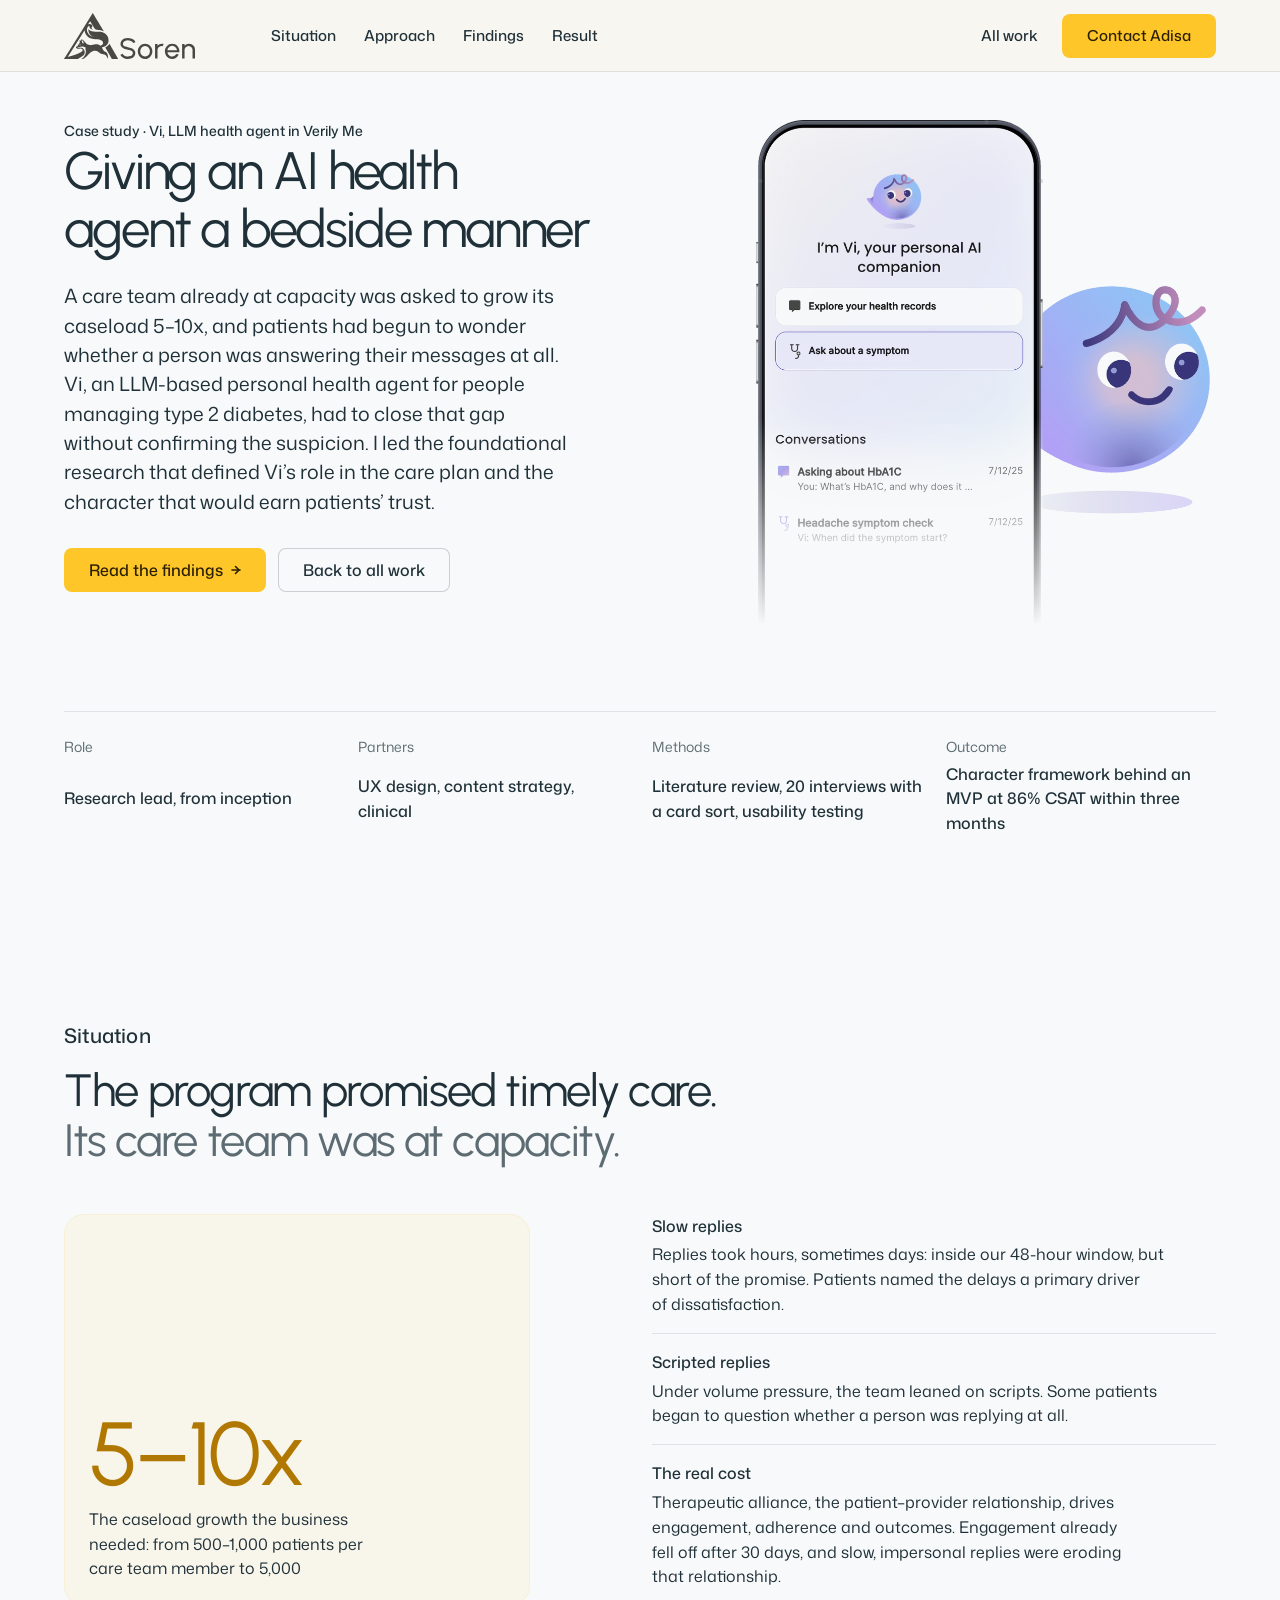
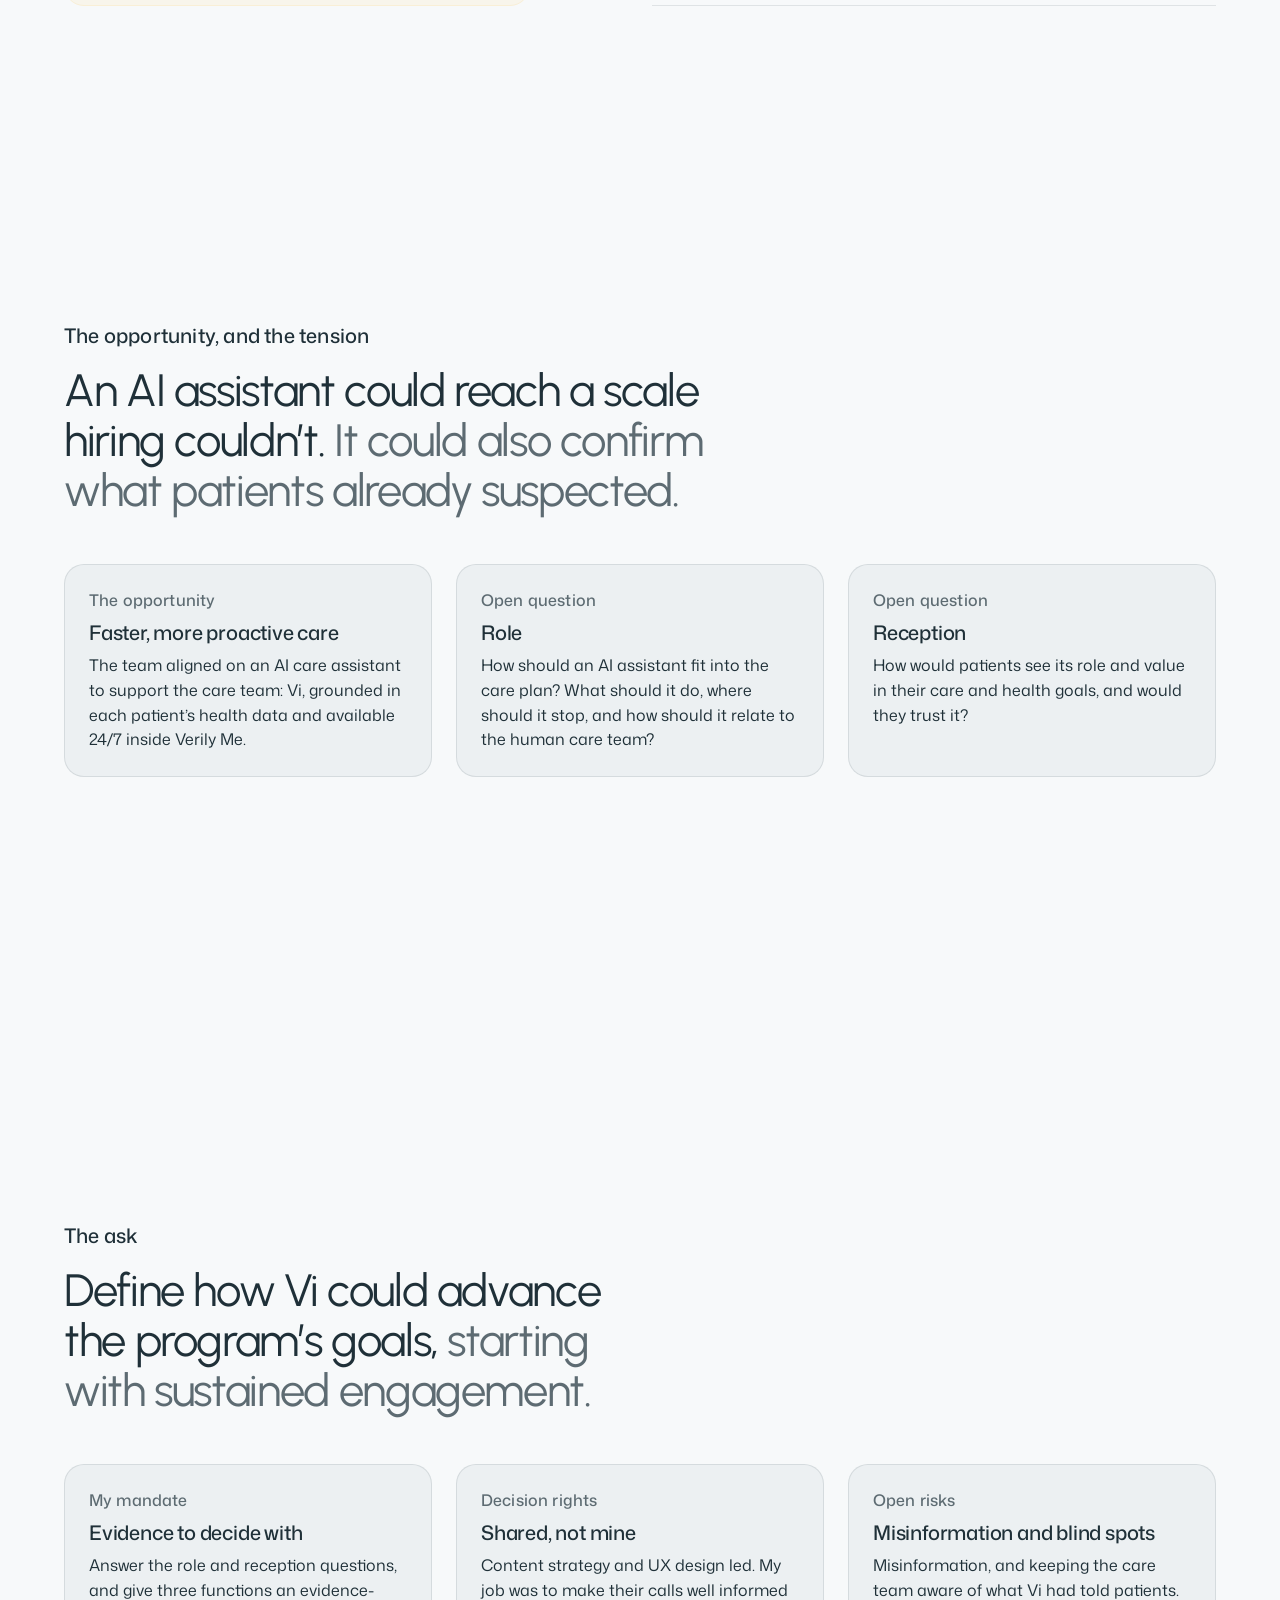
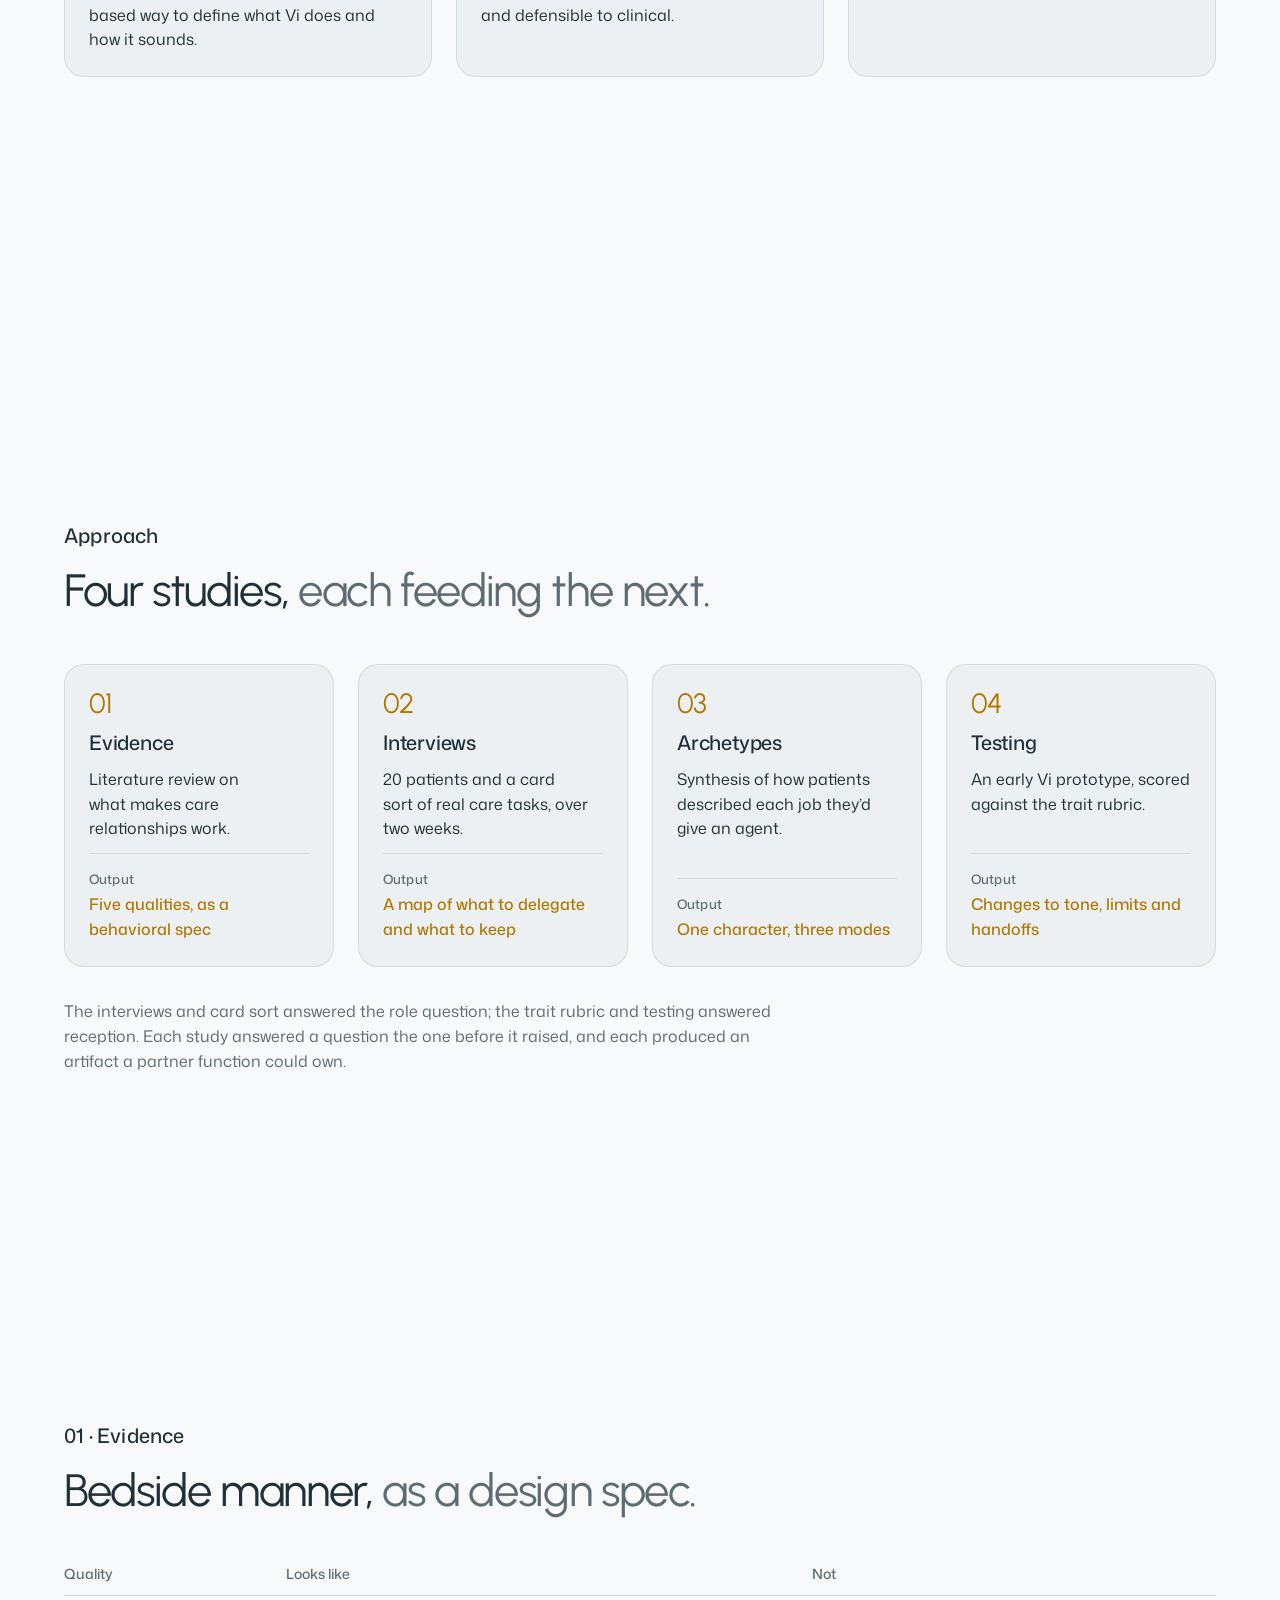
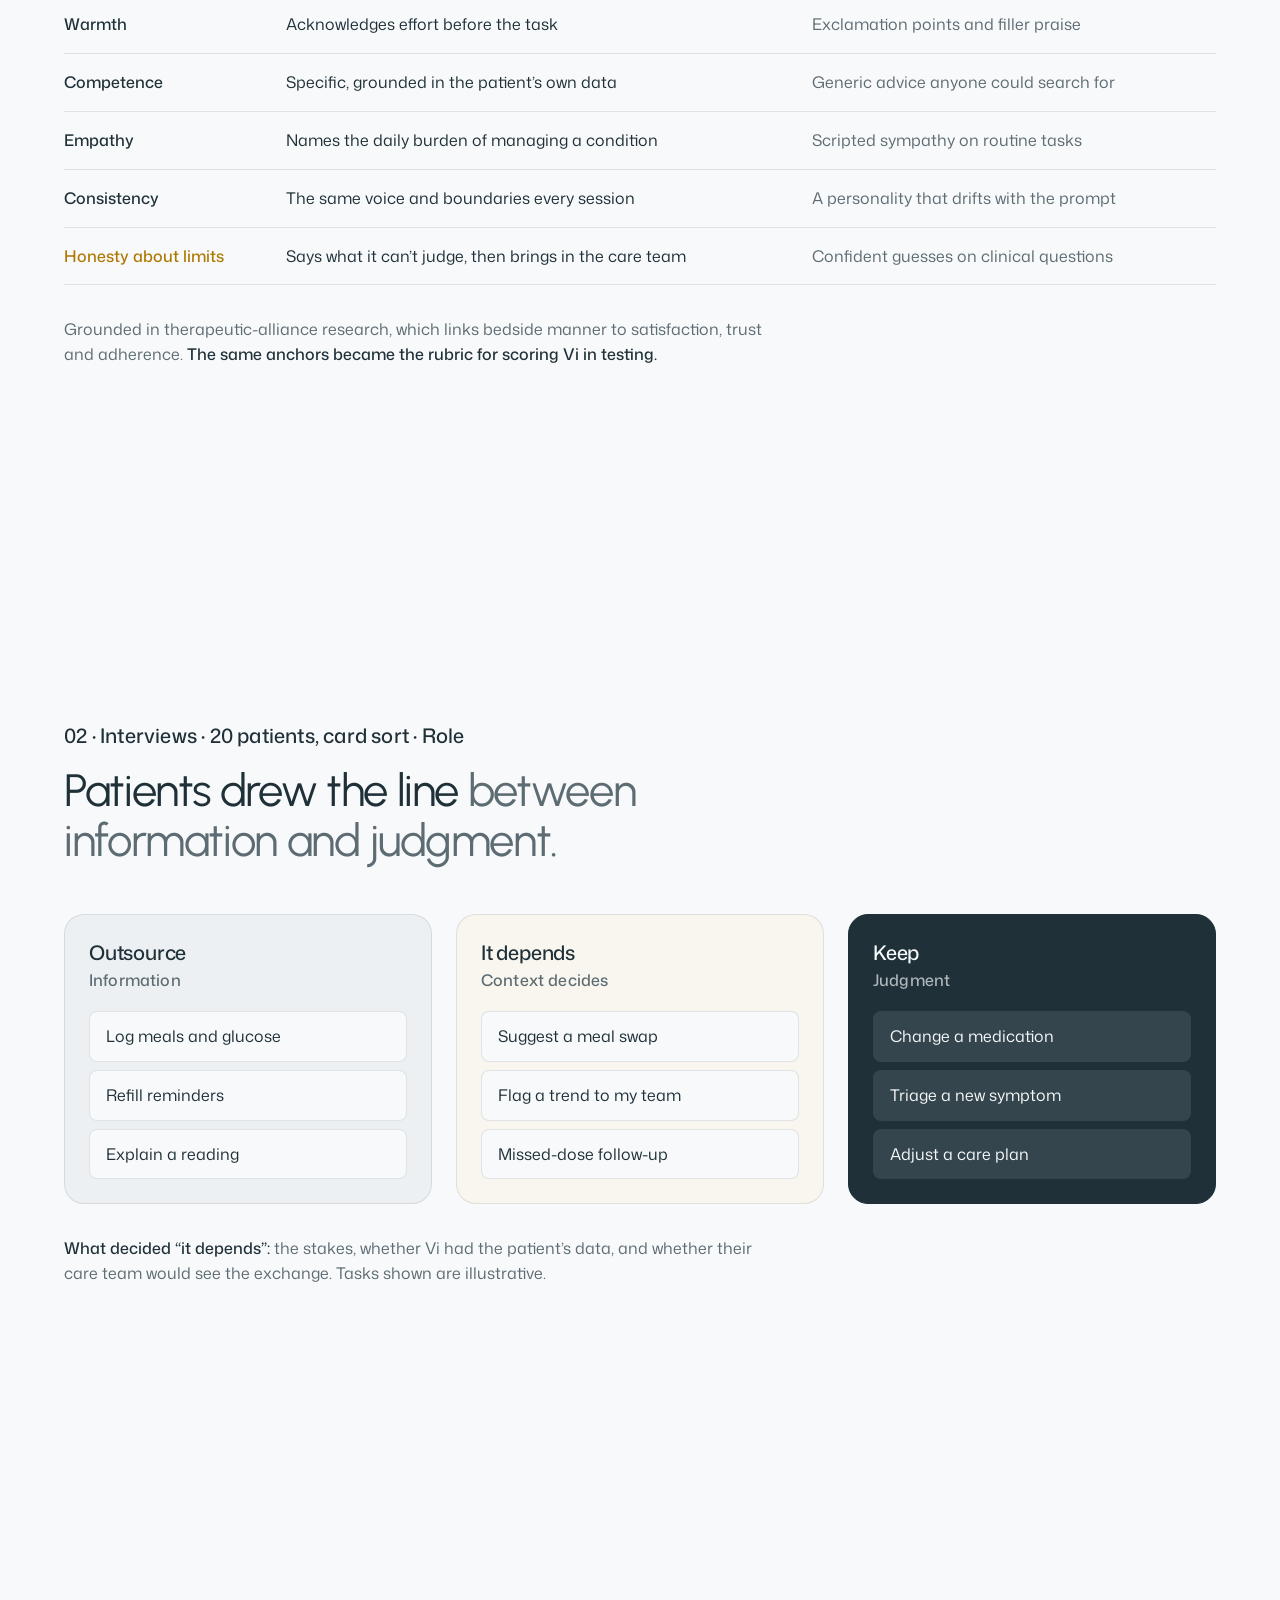
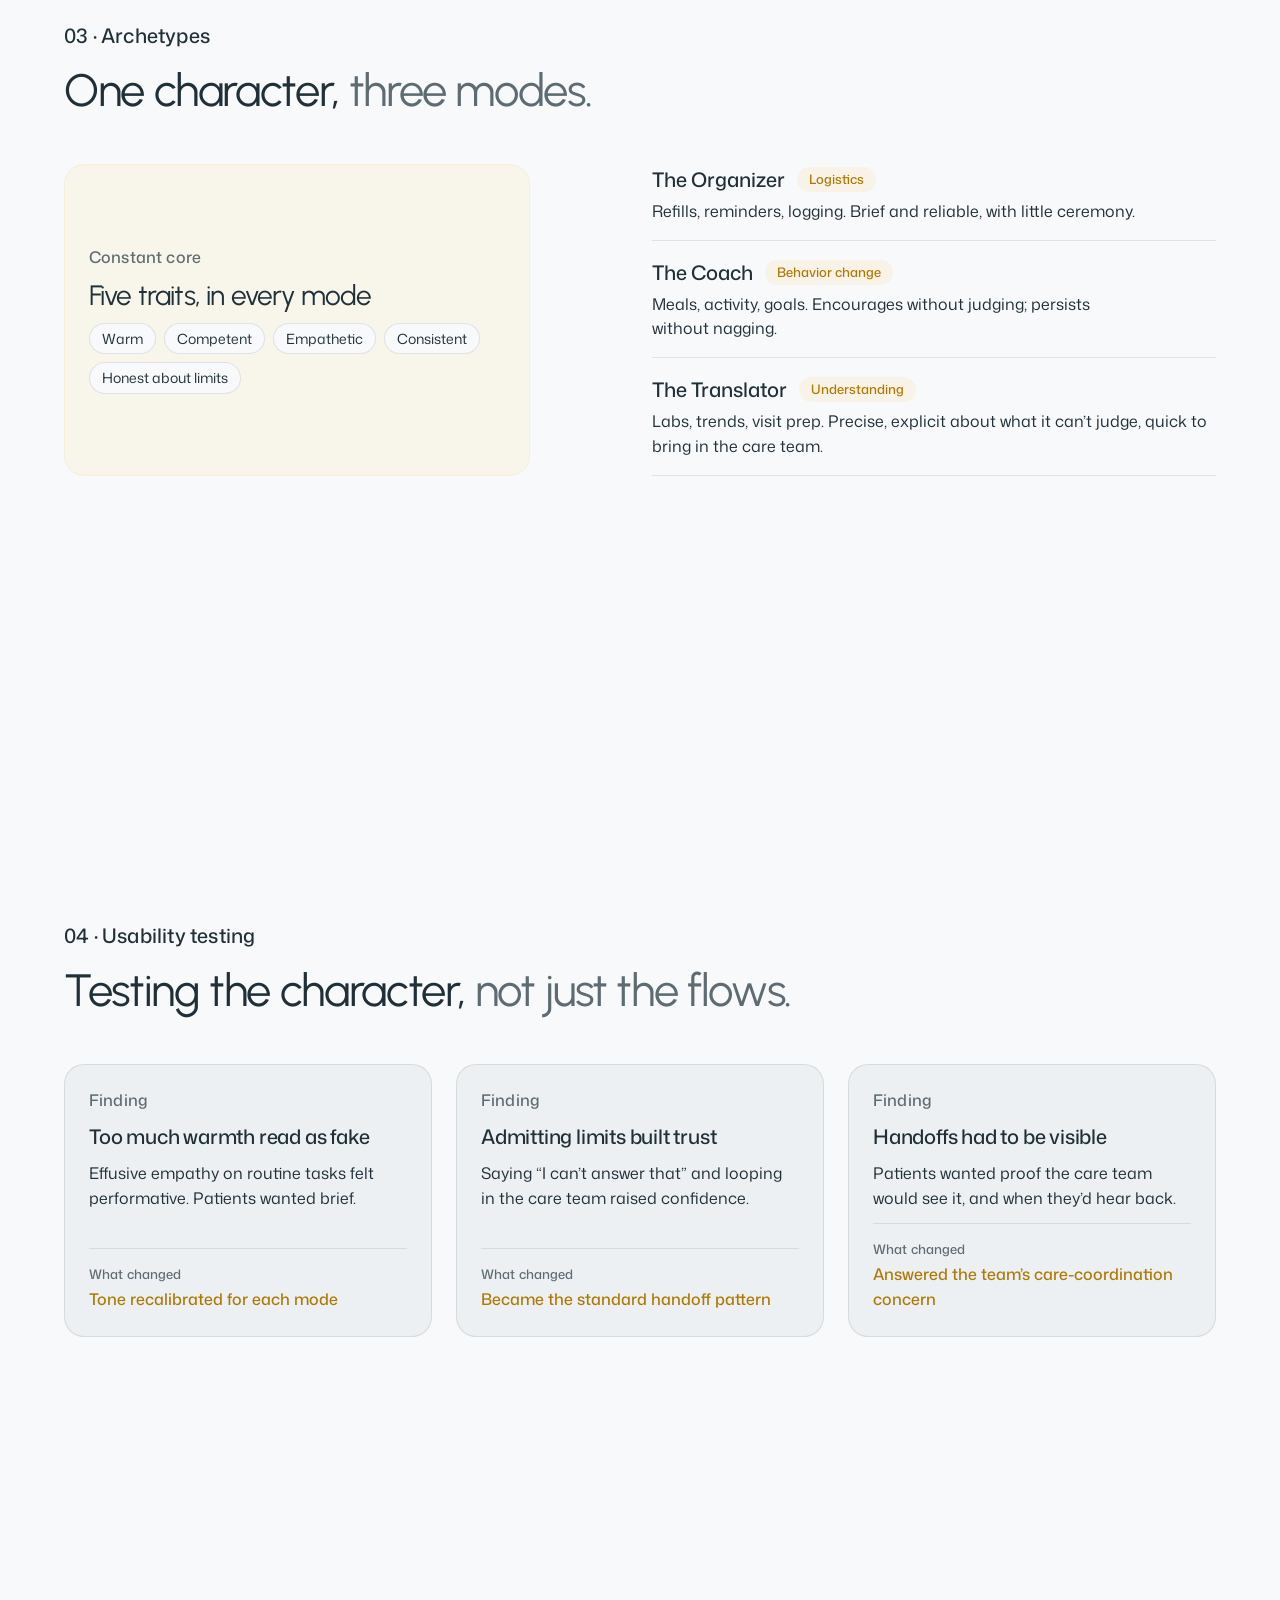
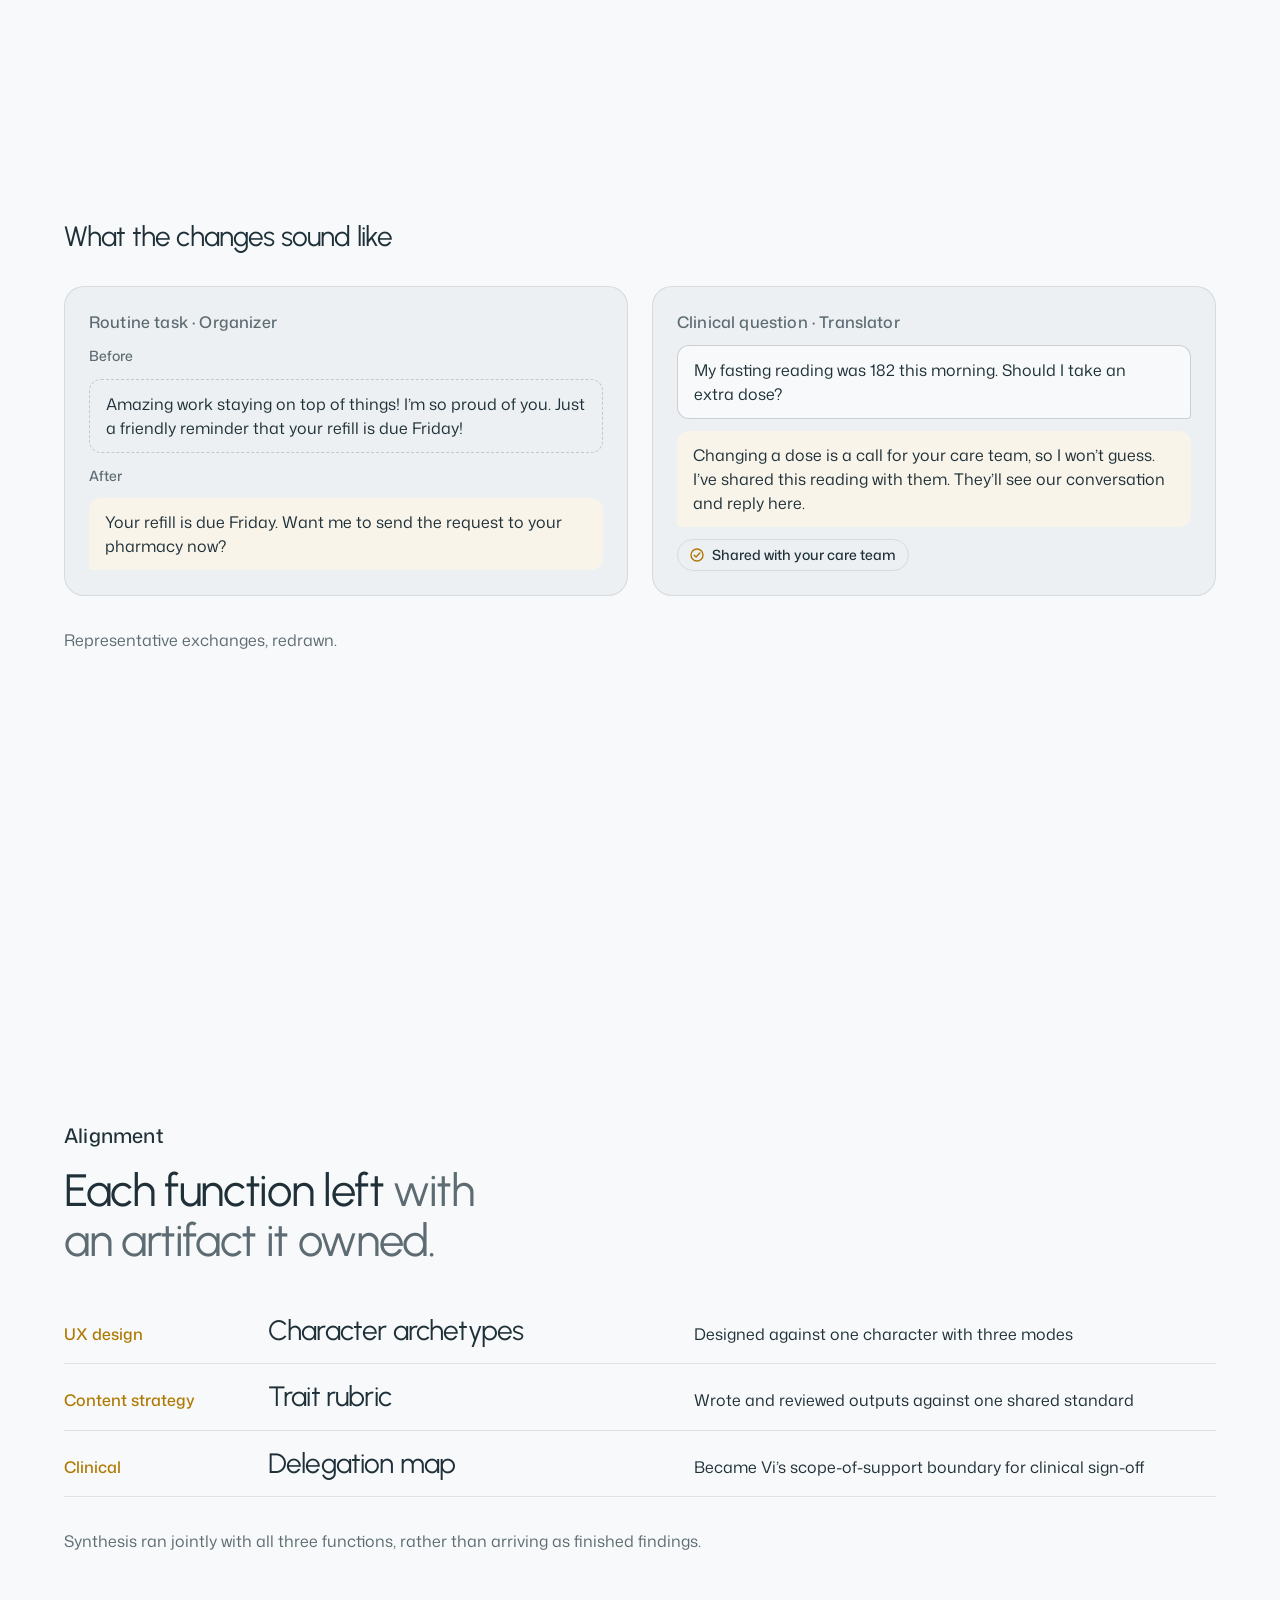
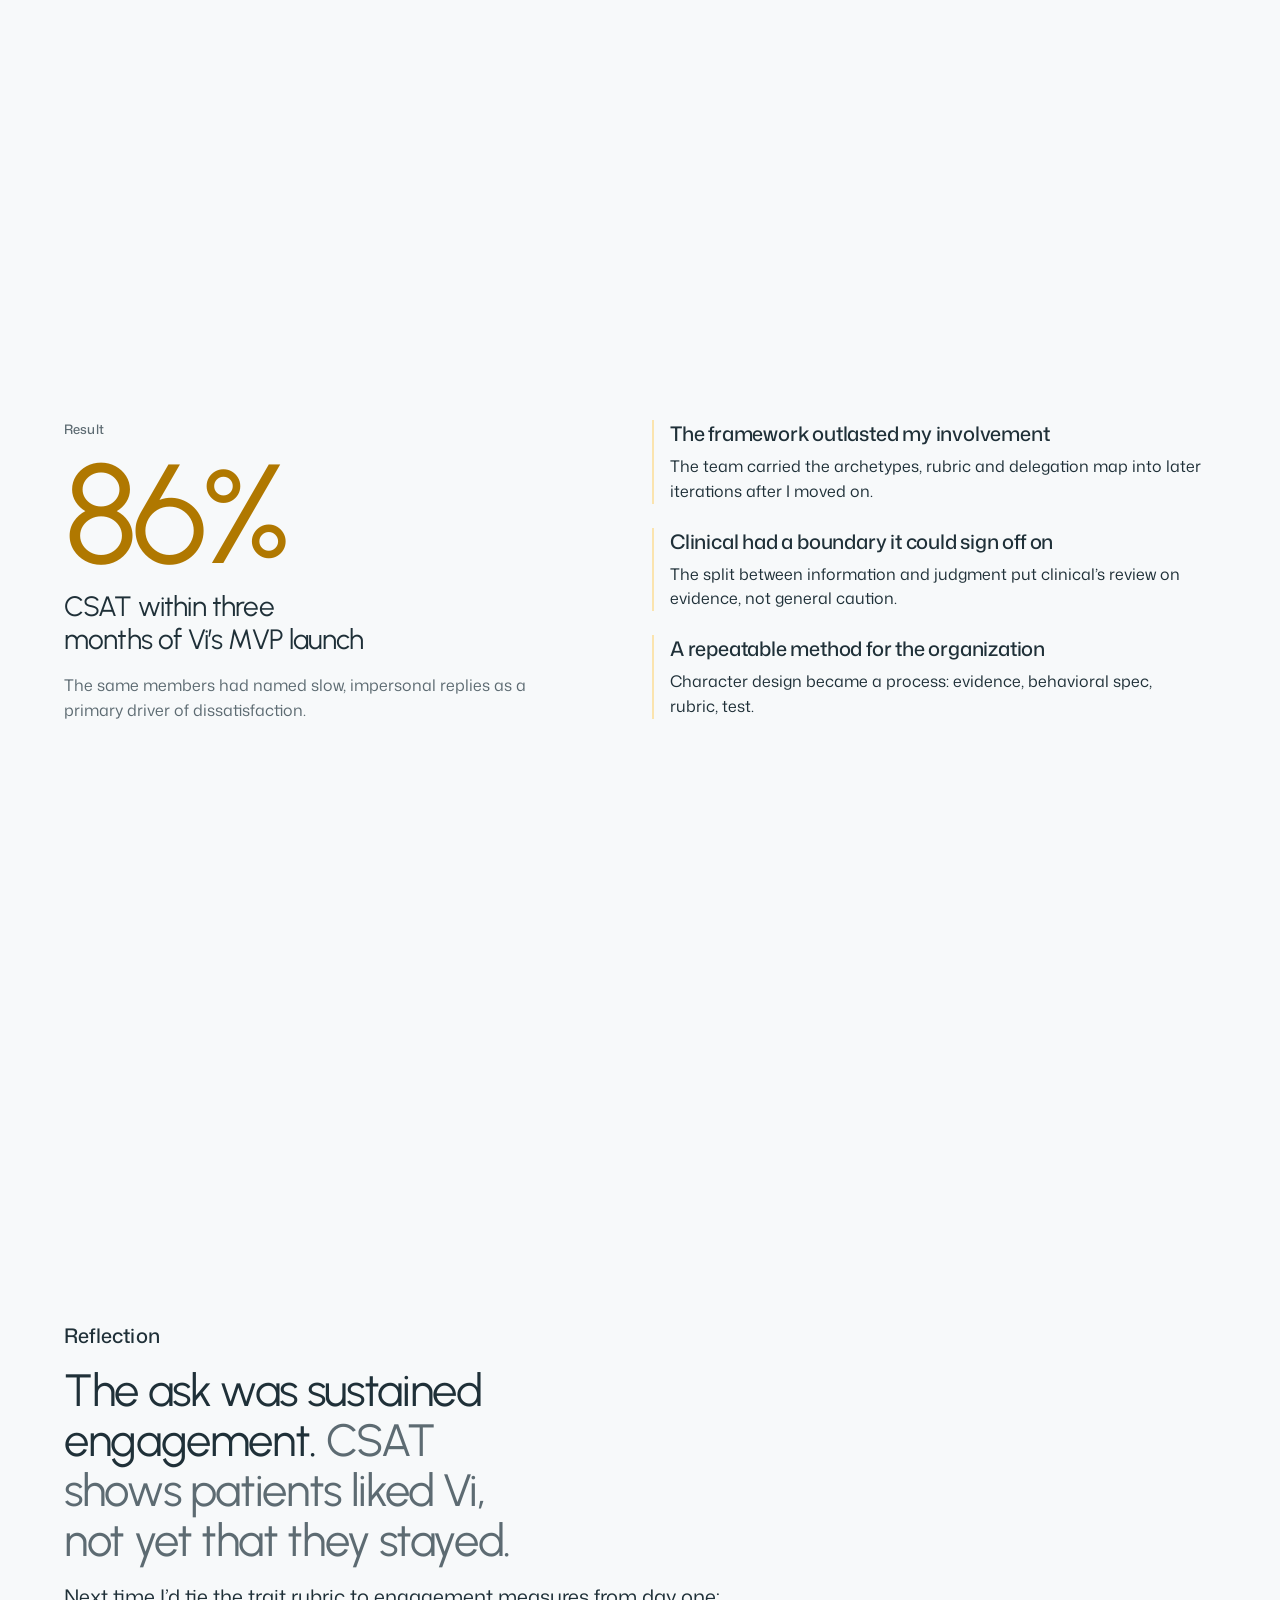
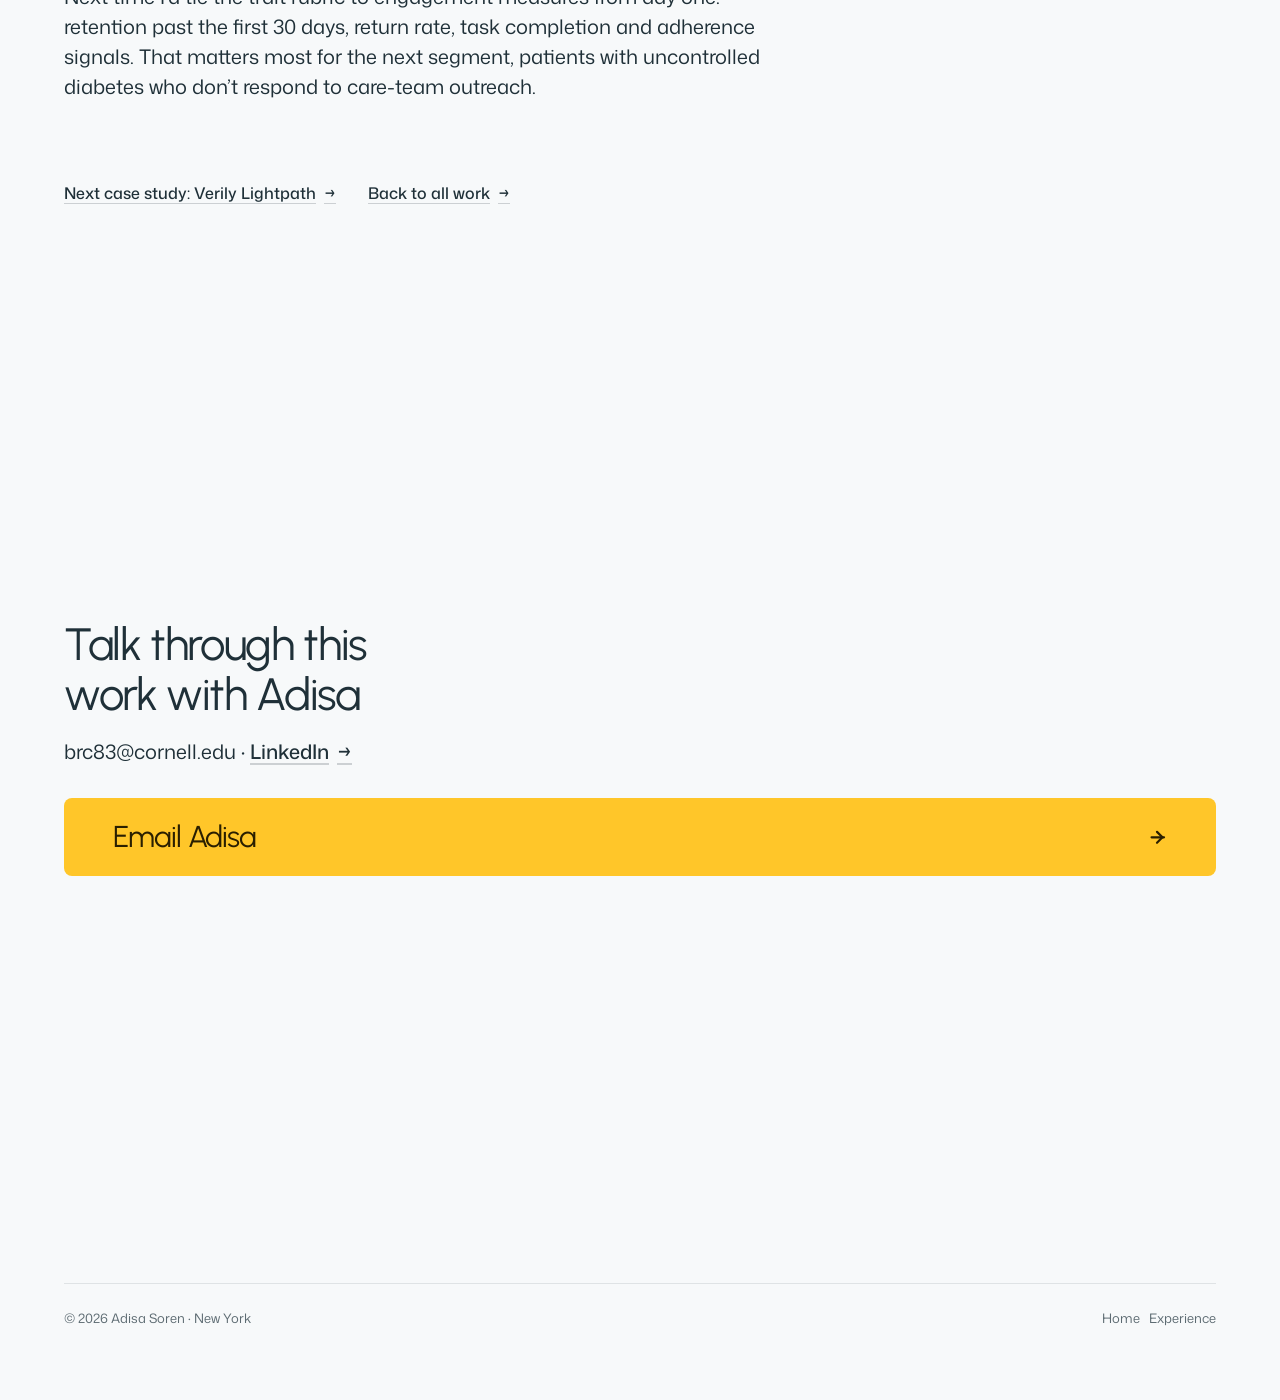
<file: adisa-soren-portfolio/violet.html>
<!doctype html>
<html lang="en" data-radius="soft" data-buttons="solid">
<head>
<meta charset="utf-8">
<meta name="viewport" content="width=device-width, initial-scale=1, viewport-fit=cover">
<title>Vi Case Study</title>
<meta name="description" content="Foundational research that set the character framework for Vi, an LLM-based personal health agent in Verily Me for people managing type 2 diabetes.">
<meta property="og:type" content="article">
<meta property="og:title" content="Giving an AI health agent a bedside manner: a case study by Adisa Soren">
<meta property="og:description" content="A literature review, 20 patient interviews and usability testing set Vi's character. The MVP reached 86% CSAT within three months.">
<meta name="theme-color" content="#f7f5f0">
<link rel="stylesheet" href="assets/site.css">
<style>
  /* page CSS: only what the system lacks */
  .kicker { color: var(--muted); }
  .stack { display: grid; gap: var(--s-4); align-content: start; }
  .card .t-label { color: var(--muted); }
  .step__n { font: 400 var(--t-h3)/1 var(--font-display); letter-spacing: var(--display-tracking); color: var(--accent); }
  .tint { background: color-mix(in oklab, var(--accent) 9%, var(--bg)); border-color: color-mix(in oklab, var(--accent) 22%, var(--bg)); }
  .note { margin-top: var(--s-6); color: var(--muted); max-width: 72ch; }
  .note b { color: var(--ink); font-weight: 500; }
  .back { margin-top: var(--s-6); }
  .next { display: flex; flex-wrap: wrap; gap: var(--s-3) var(--s-6); align-items: baseline; }

  /* hero: the words left, the Vi app on the right, the facts docked under both */
  .hero-top { flex: 1 1 auto; min-height: 0; display: grid; grid-template-columns: repeat(12, minmax(0, 1fr)); column-gap: var(--gutter); }
  .hero-words { grid-column: 1 / span 6; align-self: start; }
  .hero-shot { grid-column: 8 / -1; position: relative; margin: 0; min-height: 0; }
  .hero-shot img { position: absolute; inset: 0 0 var(--s-5); width: 100%; height: calc(100% - var(--s-5)); max-width: none; object-fit: contain; object-position: 50% 100%; }
  @media (max-width: 1023px) {
    .hero-top { display: flex; flex-direction: column; gap: var(--s-6); }
    .hero-shot { flex: 1 1 0; min-height: 260px; }
    .hero-shot img { object-position: 0 50%; }
  }
  @media (max-width: 639px) {
    .hero-shot { flex: none; min-height: 0; height: 320px; margin-bottom: var(--s-5); }
  }

  /* situation: the 48-hour figure beside the three complaints */
  .bigfig { display: grid; align-content: end; gap: var(--s-3); min-height: 260px; }
  .bigfig__n { font: 400 clamp(88px, 7vw, 128px)/.9 var(--font-display); letter-spacing: -0.04em; color: var(--accent); }
  .bigfig p { max-width: 30ch; }

  /* approach: each study ends in the artifact it produced */
  .out { margin-top: auto; padding-top: var(--s-4); border-top: 1px solid var(--line); display: grid; gap: var(--s-1); }
  .out b { font-weight: 500; color: var(--accent); }
  .card.has-out { display: flex; flex-direction: column; gap: var(--s-3); }

  /* tables */
  .tbl-wrap { overflow-x: auto; }
  .tbl { width: 100%; border-collapse: collapse; font-size: var(--t-body); min-width: 640px; }
  .tbl th { text-align: left; font: 500 var(--t-small)/1.4 var(--font-text); color: var(--muted); padding: 0 var(--s-4) var(--s-3) 0; border-bottom: 1px solid var(--line-strong); vertical-align: bottom; }
  .tbl td { padding: var(--s-4) var(--s-4) var(--s-4) 0; border-bottom: 1px solid var(--line); vertical-align: top; }
  .tbl td:first-child { font-weight: 500; white-space: nowrap; }
  .tbl td:last-child { color: var(--muted); }
  .tbl tr.is-key td:first-child { color: var(--accent); }

  /* interviews: the delegation map, three columns of task chips */
  .deleg { display: flex; flex-direction: column; gap: var(--s-3); }
  .deleg h3 { margin: 0; }
  .deleg .t-label { margin-top: calc(var(--s-2) * -1); }
  .chips { display: grid; gap: var(--s-2); margin-top: var(--s-2); }
  .chips li { padding: var(--s-3) var(--s-4); border-radius: var(--r-sm); background: var(--bg); border: 1px solid var(--line); }
  .deleg--mid { background: color-mix(in oklab, var(--accent) 7%, var(--bg)); }
  .deleg--keep { background: var(--ink); border-color: var(--ink); color: var(--bg); }
  .deleg--keep .t-label { color: color-mix(in oklab, var(--bg) 70%, var(--ink)); }
  .deleg--keep .chips li { background: color-mix(in oklab, var(--bg) 12%, var(--ink)); border-color: transparent; color: var(--bg); }

  /* archetypes: one constant core, three modes */
  .core { display: grid; align-content: center; justify-items: start; gap: var(--s-3); }
  .core h3 { font: 400 var(--t-h3)/1.1 var(--font-display); letter-spacing: var(--display-tracking); }
  .traits { display: flex; flex-wrap: wrap; gap: var(--s-2); }
  .traits li { padding: var(--s-1) var(--s-3); border-radius: 999px; background: var(--bg); border: 1px solid var(--line); font-size: var(--t-small); }
  .modes > li { grid-template-columns: minmax(0, 1fr); }
  .modes .rows__name { display: flex; flex-wrap: wrap; align-items: center; gap: var(--s-3); font-size: var(--t-card); }
  .mode-tag { font: 500 var(--t-label)/1 var(--font-text); padding: 6px var(--s-3); border-radius: 999px; background: color-mix(in oklab, var(--accent) 12%, var(--bg)); color: var(--accent); }

  /* testing: findings and what changed */
  .changed { margin-top: auto; padding-top: var(--s-4); border-top: 1px solid var(--line); display: grid; gap: var(--s-1); }
  .changed b { font-weight: 500; color: var(--accent); }
  .card.has-changed { display: flex; flex-direction: column; gap: var(--s-3); }
  /* the findings row keeps its natural height rather than running to the screen's foot */
  @media (min-width: 1024px) { #testing .group > .grid.findings-row { flex: 0 0 auto; align-self: start; } }

  /* chat exchanges: representative, redrawn */
  .chat { display: grid; gap: var(--s-3); align-content: start; }
  .chat__label { font-size: var(--t-small); color: var(--muted); font-weight: 500; }
  .bubble { max-width: 46ch; padding: var(--s-3) var(--s-4); border-radius: var(--r-md); font-size: var(--t-body); line-height: 1.5; }
  .bubble--agent { background: color-mix(in oklab, var(--accent) 10%, var(--bg)); border-bottom-left-radius: 4px; }
  .bubble--old { background: var(--surface); color: var(--muted); border: 1px dashed var(--line-strong); }
  .bubble--me { justify-self: end; background: var(--bg); border: 1px solid var(--line-strong); border-bottom-right-radius: 4px; }
  .shared { display: inline-flex; align-items: center; gap: var(--s-2); justify-self: start; font: 500 var(--t-small)/1 var(--font-text); padding: var(--s-2) var(--s-3); border-radius: 999px; border: 1px solid var(--line); color: var(--ink); }
  .shared svg { color: var(--accent); }

  /* alignment: function, artifact, what it did */
  .own > li { grid-template-columns: 180px minmax(0, 1fr) minmax(0, 1.3fr); align-items: baseline; gap: var(--s-2) var(--s-5); }
  .own > li > * { grid-row: 1; }
  .own .who { grid-column: 1; color: var(--accent); font-weight: 500; }
  .own .what { grid-column: 2; }
  .own > li > p { grid-column: 3; }
  .own .what { font: 400 var(--t-h3)/1.2 var(--font-display); letter-spacing: var(--display-tracking); }
  .own p { color: var(--muted); }

  /* result */
  .result-n { font: 400 clamp(96px, 11vw, 176px)/.85 var(--font-display); letter-spacing: -0.045em; color: var(--accent); }
  .impact h3 { font: 500 var(--t-card)/1.3 var(--font-text); letter-spacing: -0.01em; margin-bottom: var(--s-2); }
  .impact-list { display: grid; gap: var(--s-5); }
  .impact-list > li { padding-left: var(--s-4); border-left: 2px solid color-mix(in oklab, var(--accent) 45%, var(--bg)); }
  .reflect h2 { max-width: 22ch; }
  .reflect p.lead { font-size: var(--t-lead); max-width: 60ch; }

  @media (max-width: 1023px) {
    .own > li { grid-template-columns: minmax(0, 1fr); }
    .own > li > :is(.who, .what, p) { grid-column: 1; grid-row: auto; }
    .bigfig { min-height: 0; }
  }
</style>
</head>
<body>
<header class="nav">
  <div class="wrap nav__bar">
    <a class="skip-link" href="#top">Skip to content</a>
    <a class="nav__logo" aria-label="Adisa Soren, home" href="index.html"><img class="nav__lockup-img" src="assets/logos/soren-lockup.svg" alt="" width="684" height="240"></a>
    <nav class="nav__links" aria-label="Main">
      <div class="nav__item"><a class="nav__link" href="#situation">Situation</a></div>
      <div class="nav__item"><a class="nav__link" href="#method">Approach</a></div>
      <div class="nav__item"><a class="nav__link" href="#findings">Findings</a></div>
      <div class="nav__item"><a class="nav__link" href="#result">Result</a></div>
    </nav>
    <div class="nav__actions">
      <a class="nav__link" href="index.html#work">All work</a>
      <a class="btn btn--primary" href="index.html#contact">Contact Adisa</a>
    </div>
    <button class="nav__toggle" type="button" aria-expanded="false" aria-label="Menu">
      <svg width="18" height="18" viewBox="0 0 18 18" aria-hidden="true"><path d="M2 5h14M2 13h14" stroke="currentColor" stroke-width="1.6" stroke-linecap="round"/></svg>
    </button>
  </div>
</header>

<main id="top">
  <section class="hero hero--statement" aria-labelledby="hero-h">
    <div class="wrap"><div class="hero-text hero__in">
      <div class="hero-top">
      <div class="hero-words">
        <p class="hero-notice">Case study · Vi, LLM health agent in Verily Me</p>
        <h1 id="hero-h">Giving an AI health agent a bedside manner</h1>
        <p class="hero__lead">A care team already at capacity was asked to grow its caseload 5–10x, and patients had begun to wonder whether a person was answering their messages at all. Vi, an LLM-based personal health agent for people managing type 2 diabetes, had to close that gap without confirming the suspicion. I led the foundational research that defined Vi’s role in the care plan and the character that would earn patients’ trust.</p>
        <div class="btn-row">
          <a class="btn btn--primary" href="#findings">Read the findings<svg class="m-arrow" viewBox="0 0 12 12" aria-hidden="true"><path class="m-arrow__stem" d="M1 6h8"/><path class="m-arrow__head" d="M4.5 2.5 8 6l-3.5 3.5"/></svg></a>
          <a class="btn btn--secondary" href="index.html#work">Back to all work</a>
        </div>
      </div>
      <figure class="hero-shot">
        <img src="assets/img/vi-app.webp" width="900" height="999" alt="Vi in the Verily Me app: the welcome screen reads “I’m Vi, your personal AI companion”, with options to explore health records or ask about a symptom, beside Vi’s round, smiling character.">
      </figure>
      </div>
      <dl class="hero__facts">
        <div><dt>Role</dt><dd>Research lead, from inception</dd></div>
        <div><dt>Partners</dt><dd>UX design, content strategy, clinical</dd></div>
        <div><dt>Methods</dt><dd>Literature review, 20 interviews with a card sort, usability testing</dd></div>
        <div><dt>Outcome</dt><dd>Character framework behind an MVP at 86% CSAT within three months</dd></div>
      </dl>
    </div></div>
  </section>

  <section class="section" id="situation" aria-labelledby="sit-h">
    <div class="wrap">
      <div class="section-head">
        <p class="t-label kicker">Situation</p>
        <h2 id="sit-h">The program promised timely care. <span class="muted">Its care team was at capacity.</span></h2>
      </div>
      <div class="grid grid--top">
        <div class="card tint bigfig span-5">
          <span class="bigfig__n">5–10x</span>
          <p>The caseload growth the business needed: from 500–1,000 patients per care team member to 5,000</p>
        </div>
        <ul class="rows span-6 start-7">
          <li><span class="rows__name">Slow replies</span><p>Replies took hours, sometimes days: inside our 48-hour window, but short of the promise. Patients named the delays a primary driver of dissatisfaction.</p></li>
          <li><span class="rows__name">Scripted replies</span><p>Under volume pressure, the team leaned on scripts. Some patients began to question whether a person was replying at all.</p></li>
          <li><span class="rows__name">The real cost</span><p>Therapeutic alliance, the patient–provider relationship, drives engagement, adherence and outcomes. Engagement already fell off after 30 days, and slow, impersonal replies were eroding that relationship.</p></li>
        </ul>
      </div>
    </div>
  </section>

  <section class="section" id="tension" aria-labelledby="ten-h">
    <div class="wrap">
      <div class="section-head">
        <p class="t-label kicker">The opportunity, and the tension</p>
        <h2 id="ten-h">An AI assistant could reach a scale hiring couldn’t. <span class="muted">It could also confirm what patients already suspected.</span></h2>
      </div>
      <div class="grid">
        <article class="card span-4"><p class="t-label">The opportunity</p><h3>Faster, more proactive care</h3><p>The team aligned on an AI care assistant to support the care team: Vi, grounded in each patient’s health data and available 24/7 inside Verily Me.</p></article>
        <article class="card span-4"><p class="t-label">Open question</p><h3>Role</h3><p>How should an AI assistant fit into the care plan? What should it do, where should it stop, and how should it relate to the human care team?</p></article>
        <article class="card span-4"><p class="t-label">Open question</p><h3>Reception</h3><p>How would patients see its role and value in their care and health goals, and would they trust it?</p></article>
      </div>
    </div>
  </section>

  <section class="section" id="task" aria-labelledby="task-h">
    <div class="wrap">
      <div class="section-head">
        <p class="t-label kicker">The ask</p>
        <h2 id="task-h">Define how Vi could advance the program’s goals, <span class="muted">starting with sustained engagement.</span></h2>
      </div>
      <div class="grid">
        <article class="card span-4"><p class="t-label">My mandate</p><h3>Evidence to decide with</h3><p>Answer the role and reception questions, and give three functions an evidence-based way to define what Vi does and how it sounds.</p></article>
        <article class="card span-4"><p class="t-label">Decision rights</p><h3>Shared, not mine</h3><p>Content strategy and UX design led. My job was to make their calls well informed and defensible to clinical.</p></article>
        <article class="card span-4"><p class="t-label">Open risks</p><h3>Misinformation and blind spots</h3><p>Misinformation, and keeping the care team aware of what Vi had told patients.</p></article>
      </div>
    </div>
  </section>

  <section class="section" id="method" aria-labelledby="method-h">
    <div class="wrap">
      <div class="section-head">
        <p class="t-label kicker">Approach</p>
        <h2 id="method-h">Four studies, <span class="muted">each feeding the next.</span></h2>
      </div>
      <div class="grid">
        <article class="card has-out span-3"><span class="step__n">01</span><h3>Evidence</h3><p>Literature review on what makes care relationships work.</p><div class="out"><span class="t-label">Output</span><b>Five qualities, as a behavioral spec</b></div></article>
        <article class="card has-out span-3"><span class="step__n">02</span><h3>Interviews</h3><p>20 patients and a card sort of real care tasks, over two weeks.</p><div class="out"><span class="t-label">Output</span><b>A map of what to delegate and what to keep</b></div></article>
        <article class="card has-out span-3"><span class="step__n">03</span><h3>Archetypes</h3><p>Synthesis of how patients described each job they’d give an agent.</p><div class="out"><span class="t-label">Output</span><b>One character, three modes</b></div></article>
        <article class="card has-out span-3"><span class="step__n">04</span><h3>Testing</h3><p>An early Vi prototype, scored against the trait rubric.</p><div class="out"><span class="t-label">Output</span><b>Changes to tone, limits and handoffs</b></div></article>
      </div>
      <p class="note">The interviews and card sort answered the role question; the trait rubric and testing answered reception. Each study answered a question the one before it raised, and each produced an artifact a partner function could own.</p>
    </div>
  </section>

  <section class="section" id="evidence" aria-labelledby="ev-h">
    <div class="wrap">
      <div class="section-head">
        <p class="t-label kicker">01 · Evidence</p>
        <h2 id="ev-h">Bedside manner, <span class="muted">as a design spec.</span></h2>
      </div>
      <div class="tbl-wrap">
        <table class="tbl">
          <thead><tr><th scope="col">Quality</th><th scope="col">Looks like</th><th scope="col">Not</th></tr></thead>
          <tbody>
            <tr><td>Warmth</td><td>Acknowledges effort before the task</td><td>Exclamation points and filler praise</td></tr>
            <tr><td>Competence</td><td>Specific, grounded in the patient’s own data</td><td>Generic advice anyone could search for</td></tr>
            <tr><td>Empathy</td><td>Names the daily burden of managing a condition</td><td>Scripted sympathy on routine tasks</td></tr>
            <tr><td>Consistency</td><td>The same voice and boundaries every session</td><td>A personality that drifts with the prompt</td></tr>
            <tr class="is-key"><td>Honesty about limits</td><td>Says what it can’t judge, then brings in the care team</td><td>Confident guesses on clinical questions</td></tr>
          </tbody>
        </table>
      </div>
      <p class="note">Grounded in therapeutic-alliance research, which links bedside manner to satisfaction, trust and adherence. <b>The same anchors became the rubric for scoring Vi in testing.</b></p>
    </div>
  </section>

  <section class="section" id="findings" aria-labelledby="find-h">
    <div class="wrap">
      <div class="section-head">
        <p class="t-label kicker">02 · Interviews · 20 patients, card sort · Role</p>
        <h2 id="find-h">Patients drew the line <span class="muted">between information and judgment.</span></h2>
      </div>
      <div class="grid">
        <article class="card deleg span-4"><h3>Outsource</h3><p class="t-label">Information</p><ul class="chips"><li>Log meals and glucose</li><li>Refill reminders</li><li>Explain a reading</li></ul></article>
        <article class="card deleg deleg--mid span-4"><h3>It depends</h3><p class="t-label">Context decides</p><ul class="chips"><li>Suggest a meal swap</li><li>Flag a trend to my team</li><li>Missed-dose follow-up</li></ul></article>
        <article class="card deleg deleg--keep span-4"><h3>Keep</h3><p class="t-label">Judgment</p><ul class="chips"><li>Change a medication</li><li>Triage a new symptom</li><li>Adjust a care plan</li></ul></article>
      </div>
      <p class="note"><b>What decided “it depends”:</b> the stakes, whether Vi had the patient’s data, and whether their care team would see the exchange. Tasks shown are illustrative.</p>
    </div>
  </section>

  <section class="section" id="archetypes" aria-labelledby="arc-h">
    <div class="wrap">
      <div class="section-head">
        <p class="t-label kicker">03 · Archetypes</p>
        <h2 id="arc-h">One character, <span class="muted">three modes.</span></h2>
      </div>
      <div class="grid grid--top">
        <div class="card tint core span-5">
          <p class="t-label">Constant core</p>
          <h3>Five traits, in every mode</h3>
          <ul class="traits"><li>Warm</li><li>Competent</li><li>Empathetic</li><li>Consistent</li><li>Honest about limits</li></ul>
        </div>
        <ul class="rows modes span-6 start-7">
          <li><span class="rows__name">The Organizer <span class="mode-tag">Logistics</span></span><p>Refills, reminders, logging. Brief and reliable, with little ceremony.</p></li>
          <li><span class="rows__name">The Coach <span class="mode-tag">Behavior change</span></span><p>Meals, activity, goals. Encourages without judging; persists without nagging.</p></li>
          <li><span class="rows__name">The Translator <span class="mode-tag">Understanding</span></span><p>Labs, trends, visit prep. Precise, explicit about what it can’t judge, quick to bring in the care team.</p></li>
        </ul>
      </div>
    </div>
  </section>

  <section class="section g2" id="testing" aria-labelledby="test-h">
    <div class="wrap">
      <div class="group">
        <div class="section-head">
          <p class="t-label kicker">04 · Usability testing</p>
          <h2 id="test-h">Testing the character, <span class="muted">not just the flows.</span></h2>
        </div>
        <div class="grid findings-row">
          <article class="card has-changed span-4"><p class="t-label">Finding</p><h3>Too much warmth read as fake</h3><p>Effusive empathy on routine tasks felt performative. Patients wanted brief.</p><div class="changed"><span class="t-label">What changed</span><b>Tone recalibrated for each mode</b></div></article>
          <article class="card has-changed span-4"><p class="t-label">Finding</p><h3>Admitting limits built trust</h3><p>Saying “I can’t answer that” and looping in the care team raised confidence.</p><div class="changed"><span class="t-label">What changed</span><b>Became the standard handoff pattern</b></div></article>
          <article class="card has-changed span-4"><p class="t-label">Finding</p><h3>Handoffs had to be visible</h3><p>Patients wanted proof the care team would see it, and when they’d hear back.</p><div class="changed"><span class="t-label">What changed</span><b>Answered the team’s care-coordination concern</b></div></article>
        </div>
      </div>
      <div class="group">
        <h3 class="t-h3">What the changes sound like</h3>
        <div class="grid" style="margin-top: var(--s-6)">
          <article class="card chat span-6" aria-label="Routine task, Organizer mode: before and after">
            <p class="t-label">Routine task · Organizer</p>
            <span class="chat__label">Before</span>
            <p class="bubble bubble--old">Amazing work staying on top of things! I’m so proud of you. Just a friendly reminder that your refill is due Friday!</p>
            <span class="chat__label">After</span>
            <p class="bubble bubble--agent">Your refill is due Friday. Want me to send the request to your pharmacy now?</p>
          </article>
          <article class="card chat span-6" aria-label="Clinical question, Translator mode">
            <p class="t-label">Clinical question · Translator</p>
            <p class="bubble bubble--me">My fasting reading was 182 this morning. Should I take an extra dose?</p>
            <p class="bubble bubble--agent">Changing a dose is a call for your care team, so I won’t guess. I’ve shared this reading with them. They’ll see our conversation and reply here.</p>
            <span class="shared"><svg width="14" height="14" viewBox="0 0 14 14" aria-hidden="true"><circle cx="7" cy="7" r="6" fill="none" stroke="currentColor" stroke-width="1.4"/><path d="M4.2 7.2 6.1 9l3.7-3.9" fill="none" stroke="currentColor" stroke-width="1.4" stroke-linecap="round" stroke-linejoin="round"/></svg>Shared with your care team</span>
          </article>
        </div>
        <p class="note">Representative exchanges, redrawn.</p>
      </div>
    </div>
  </section>

  <section class="section" id="alignment" aria-labelledby="al-h">
    <div class="wrap">
      <div class="section-head">
        <p class="t-label kicker">Alignment</p>
        <h2 id="al-h">Each function left <span class="muted">with an artifact it owned.</span></h2>
      </div>
      <ul class="rows own">
        <li><span class="who">UX design</span><span class="what">Character archetypes</span><p>Designed against one character with three modes</p></li>
        <li><span class="who">Content strategy</span><span class="what">Trait rubric</span><p>Wrote and reviewed outputs against one shared standard</p></li>
        <li><span class="who">Clinical</span><span class="what">Delegation map</span><p>Became Vi’s scope-of-support boundary for clinical sign-off</p></li>
      </ul>
      <p class="note">Synthesis ran jointly with all three functions, rather than arriving as finished findings.</p>
    </div>
  </section>

  <section class="section impact" id="result" aria-labelledby="res-h">
    <div class="wrap">
      <div class="grid grid--top">
        <div class="span-5 stack">
          <p class="t-label kicker">Result</p>
          <span class="result-n" aria-hidden="true">86%</span>
          <h2 id="res-h" class="t-h3">CSAT within three months of Vi’s MVP launch</h2>
          <p class="muted">The same members had named slow, impersonal replies as a primary driver of dissatisfaction.</p>
        </div>
        <ul class="impact-list span-6 start-7">
          <li><h3>The framework outlasted my involvement</h3><p>The team carried the archetypes, rubric and delegation map into later iterations after I moved on.</p></li>
          <li><h3>Clinical had a boundary it could sign off on</h3><p>The split between information and judgment put clinical’s review on evidence, not general caution.</p></li>
          <li><h3>A repeatable method for the organization</h3><p>Character design became a process: evidence, behavioral spec, rubric, test.</p></li>
        </ul>
      </div>
    </div>
  </section>

  <section class="section reflect" id="reflection" aria-labelledby="ref-h">
    <div class="wrap">
      <div class="section-head">
        <p class="t-label kicker">Reflection</p>
        <h2 id="ref-h">The ask was sustained engagement. <span class="muted">CSAT shows patients liked Vi, not yet that they stayed.</span></h2>
        <p class="lead">Next time I’d tie the trait rubric to engagement measures from day one: retention past the first 30 days, return rate, task completion and adherence signals. That matters most for the next segment, patients with uncontrolled diabetes who don’t respond to care-team outreach.</p>
      </div>
      <p class="back next"><a class="link" href="lightpath.html">Next case study: Verily Lightpath</a><a class="link" href="index.html#work">Back to all work</a></p>
    </div>
  </section>
</main>

<footer class="footer closing" id="contact" aria-labelledby="close-h">
  <div class="wrap">
    <div class="closing__cta close--type">
      <div class="section-head">
        <h2 id="close-h">Talk through this work with Adisa</h2>
        <p><span style="user-select: all">brc83@cornell.edu</span> · <a class="link" href="https://www.linkedin.com/in/adsoren/" target="_blank" rel="noopener">LinkedIn</a></p>
      </div>
      <a class="btn btn--primary btn--xl btn--wide" href="mailto:brc83@cornell.edu">Email Adisa<svg class="m-arrow" viewBox="0 0 12 12" aria-hidden="true"><path class="m-arrow__stem" d="M1 6h8"/><path class="m-arrow__head" d="M4.5 2.5 8 6l-3.5 3.5"/></svg></a>
    </div>
    <div class="closing__links">
      <div class="footer__legal">
        <span>&copy; 2026 Adisa Soren · New York</span>
        <span><a href="index.html">Home</a> &nbsp; <a href="index.html#experience">Experience</a></span>
      </div>
    </div>
  </div>
</footer>
<script src="assets/site.js"></script>
</body>
</html>
</file>
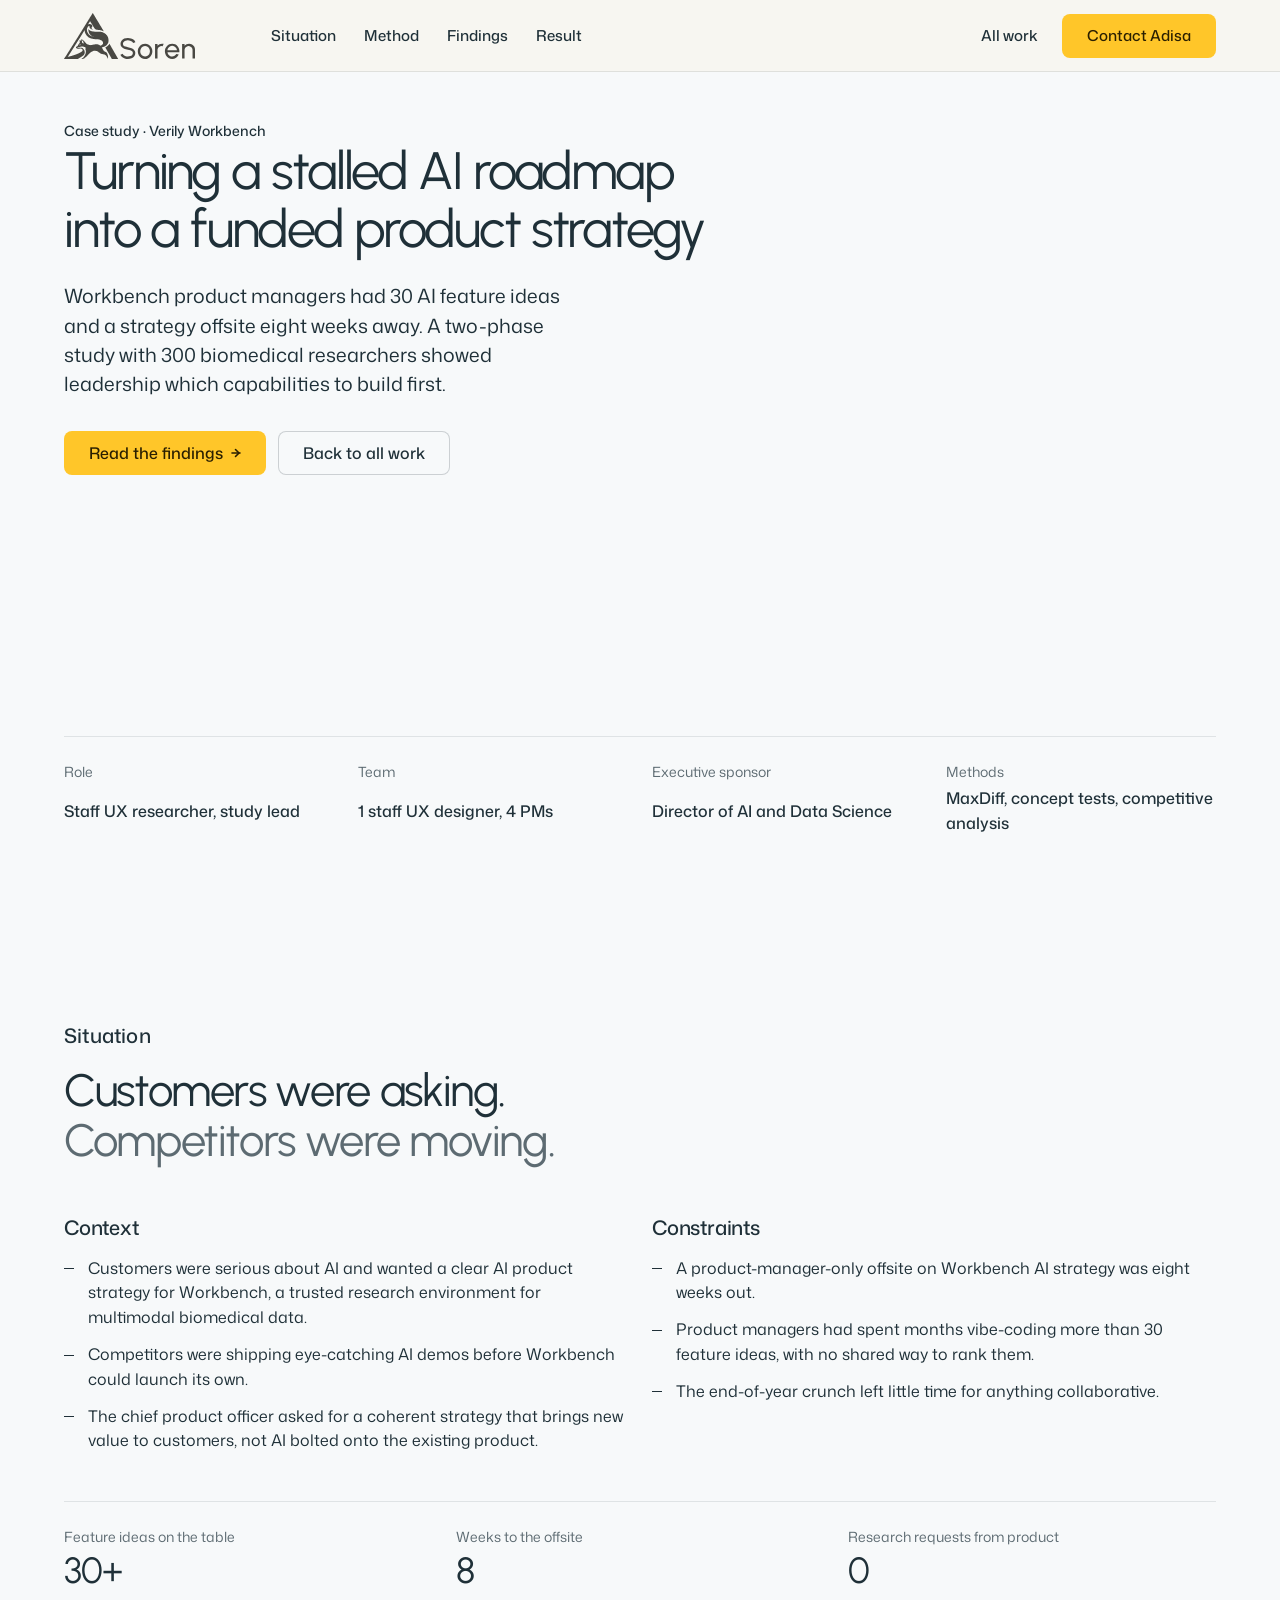
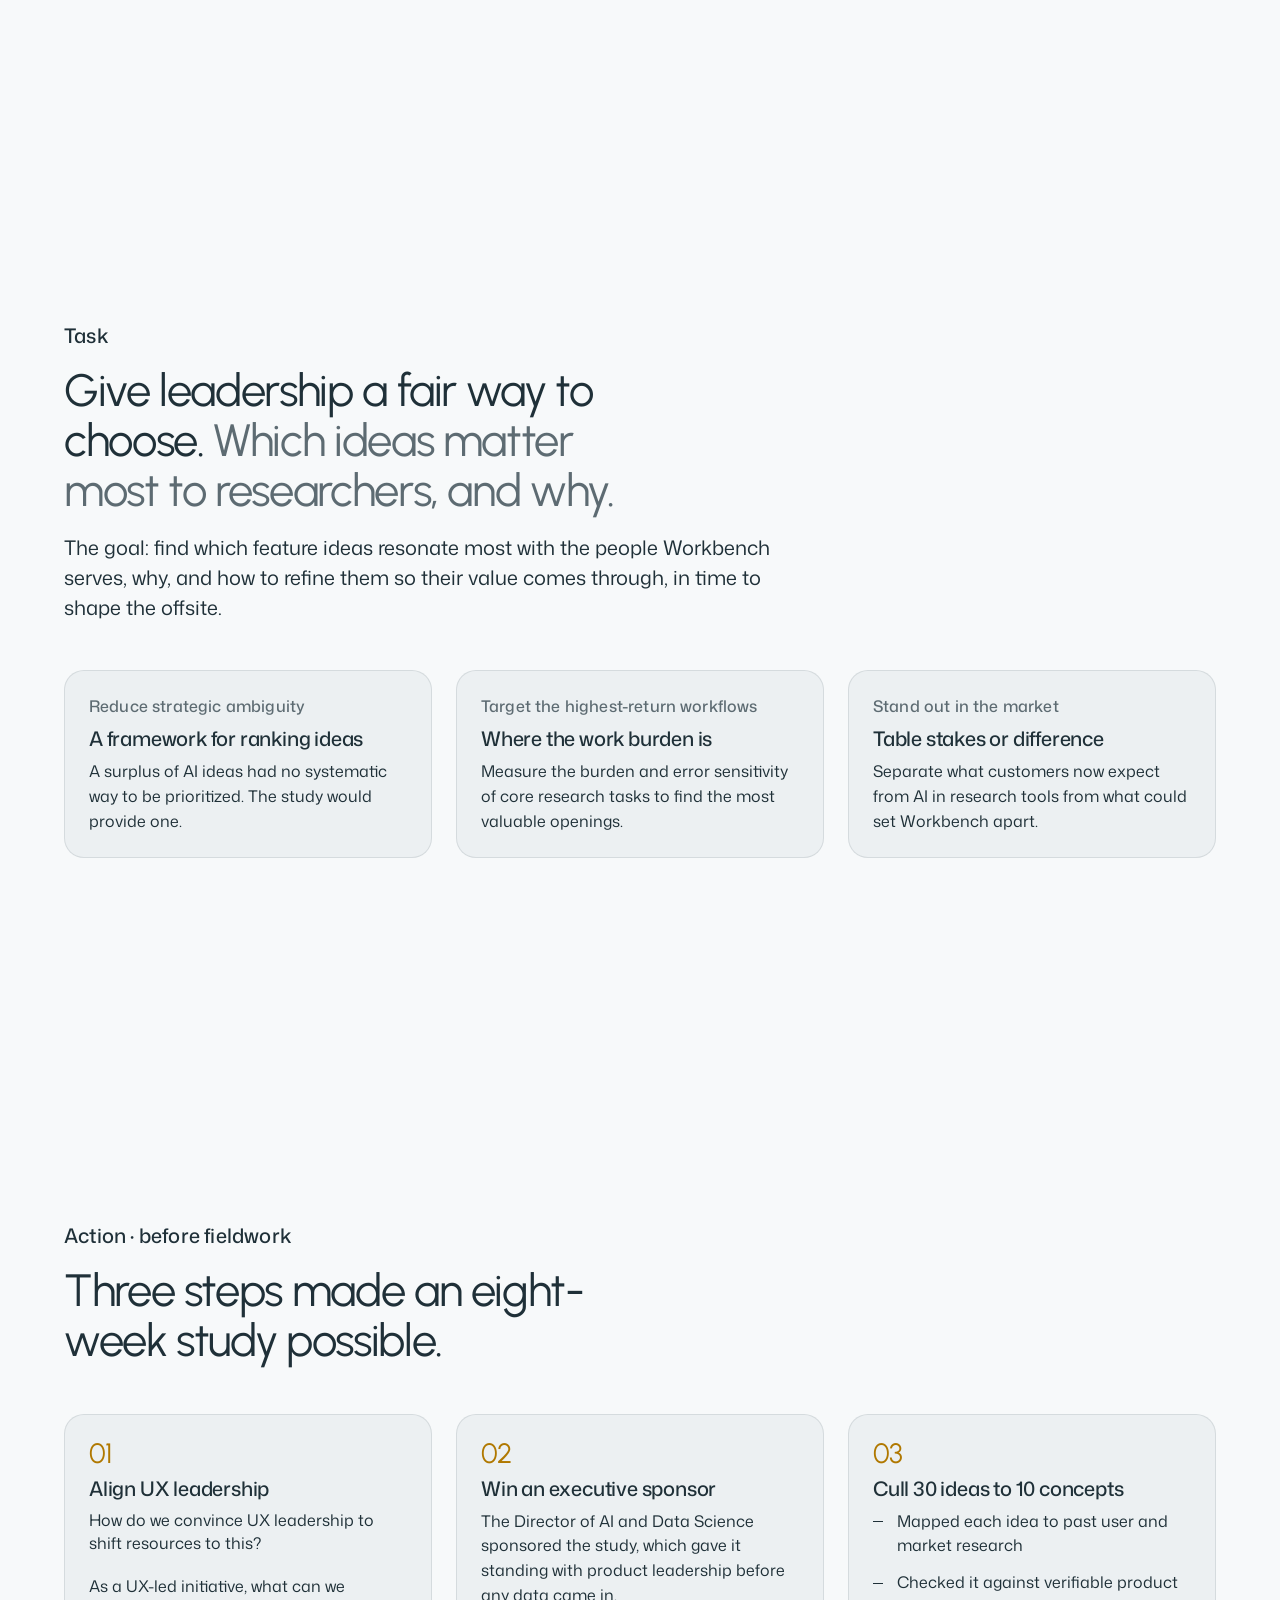
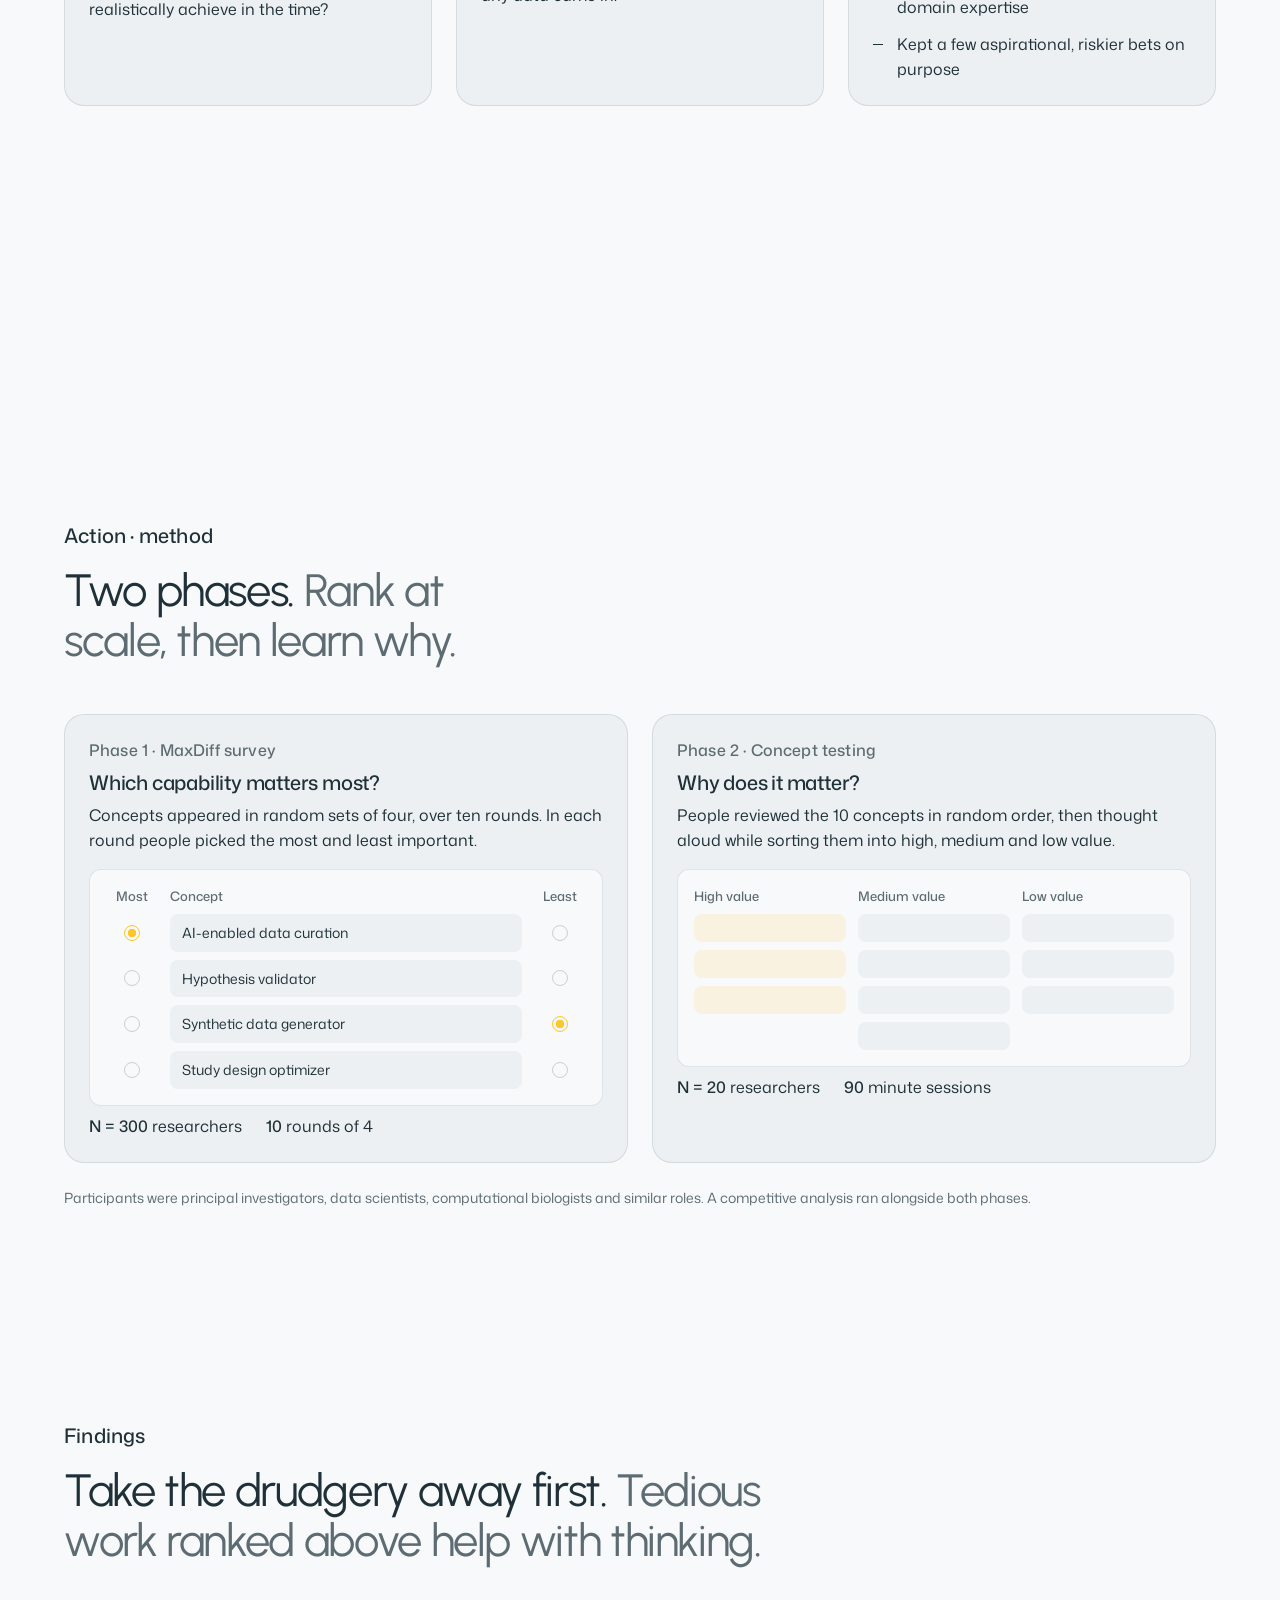
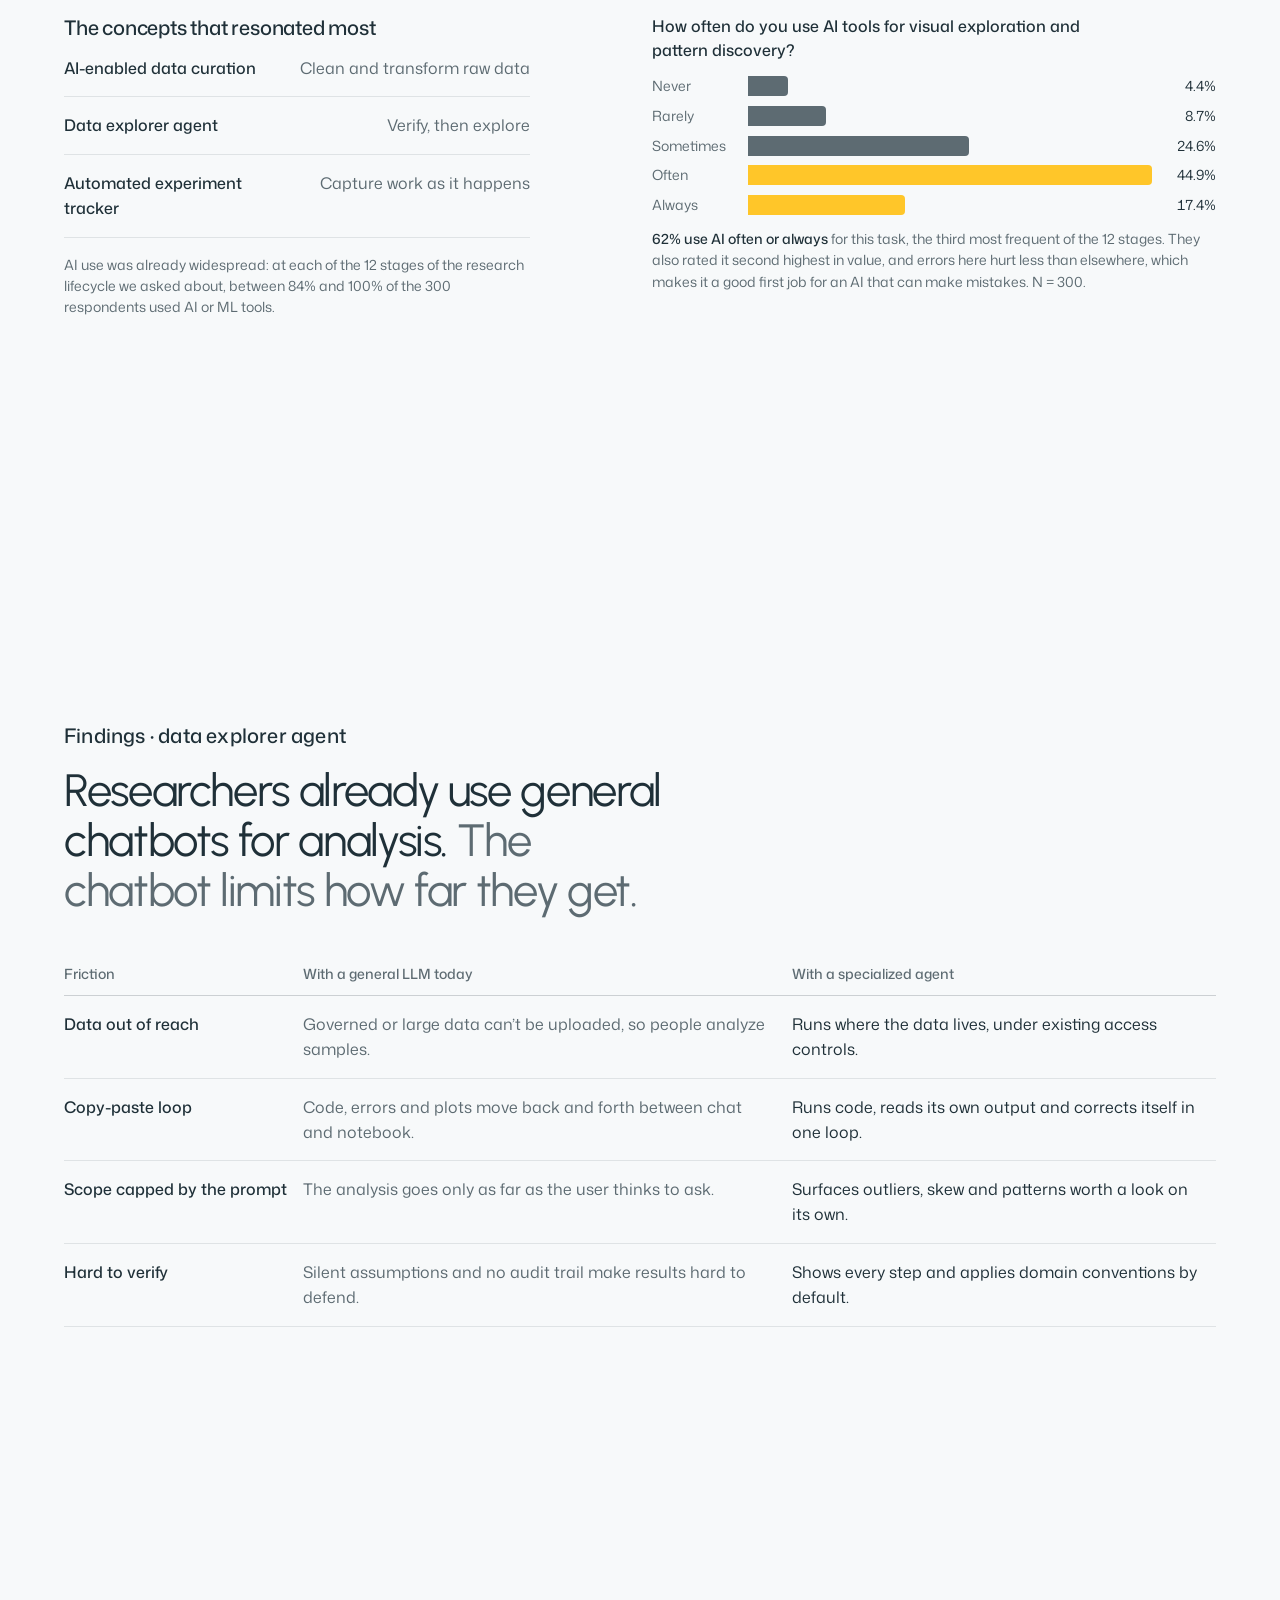
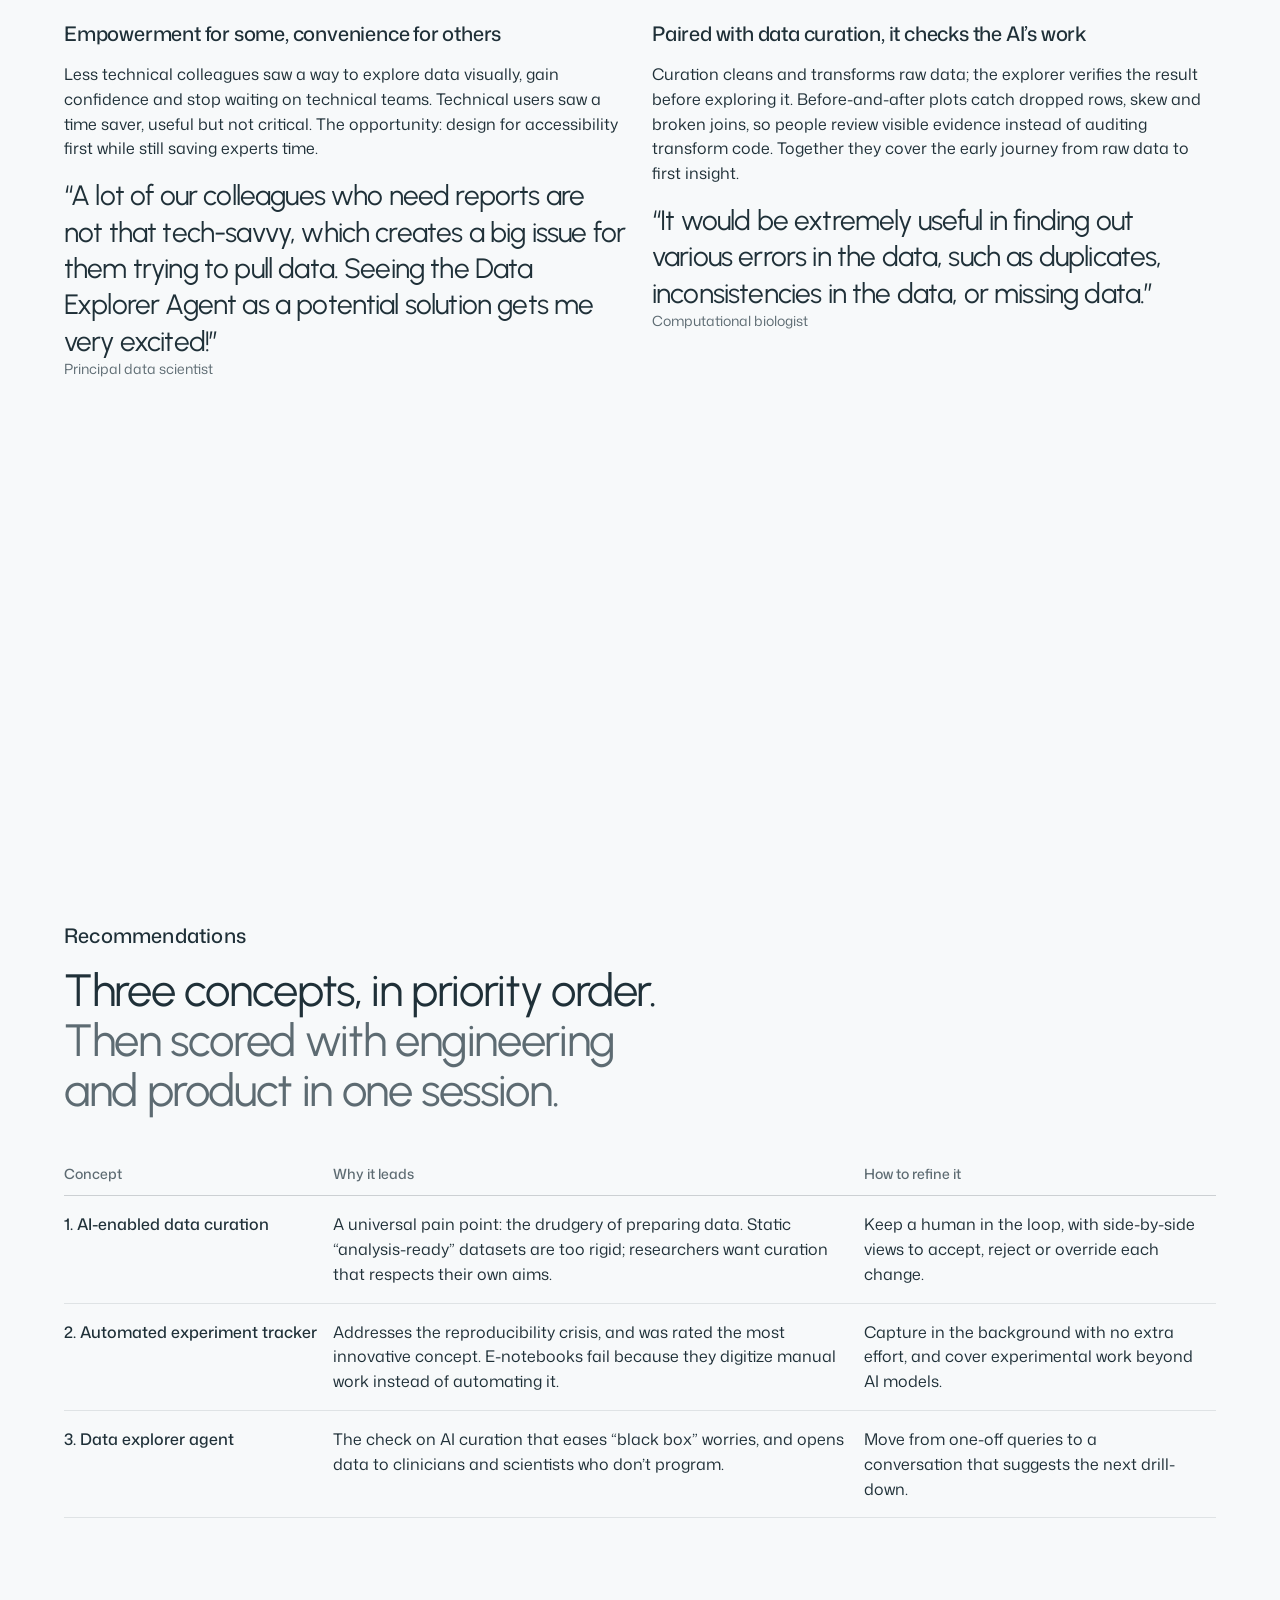
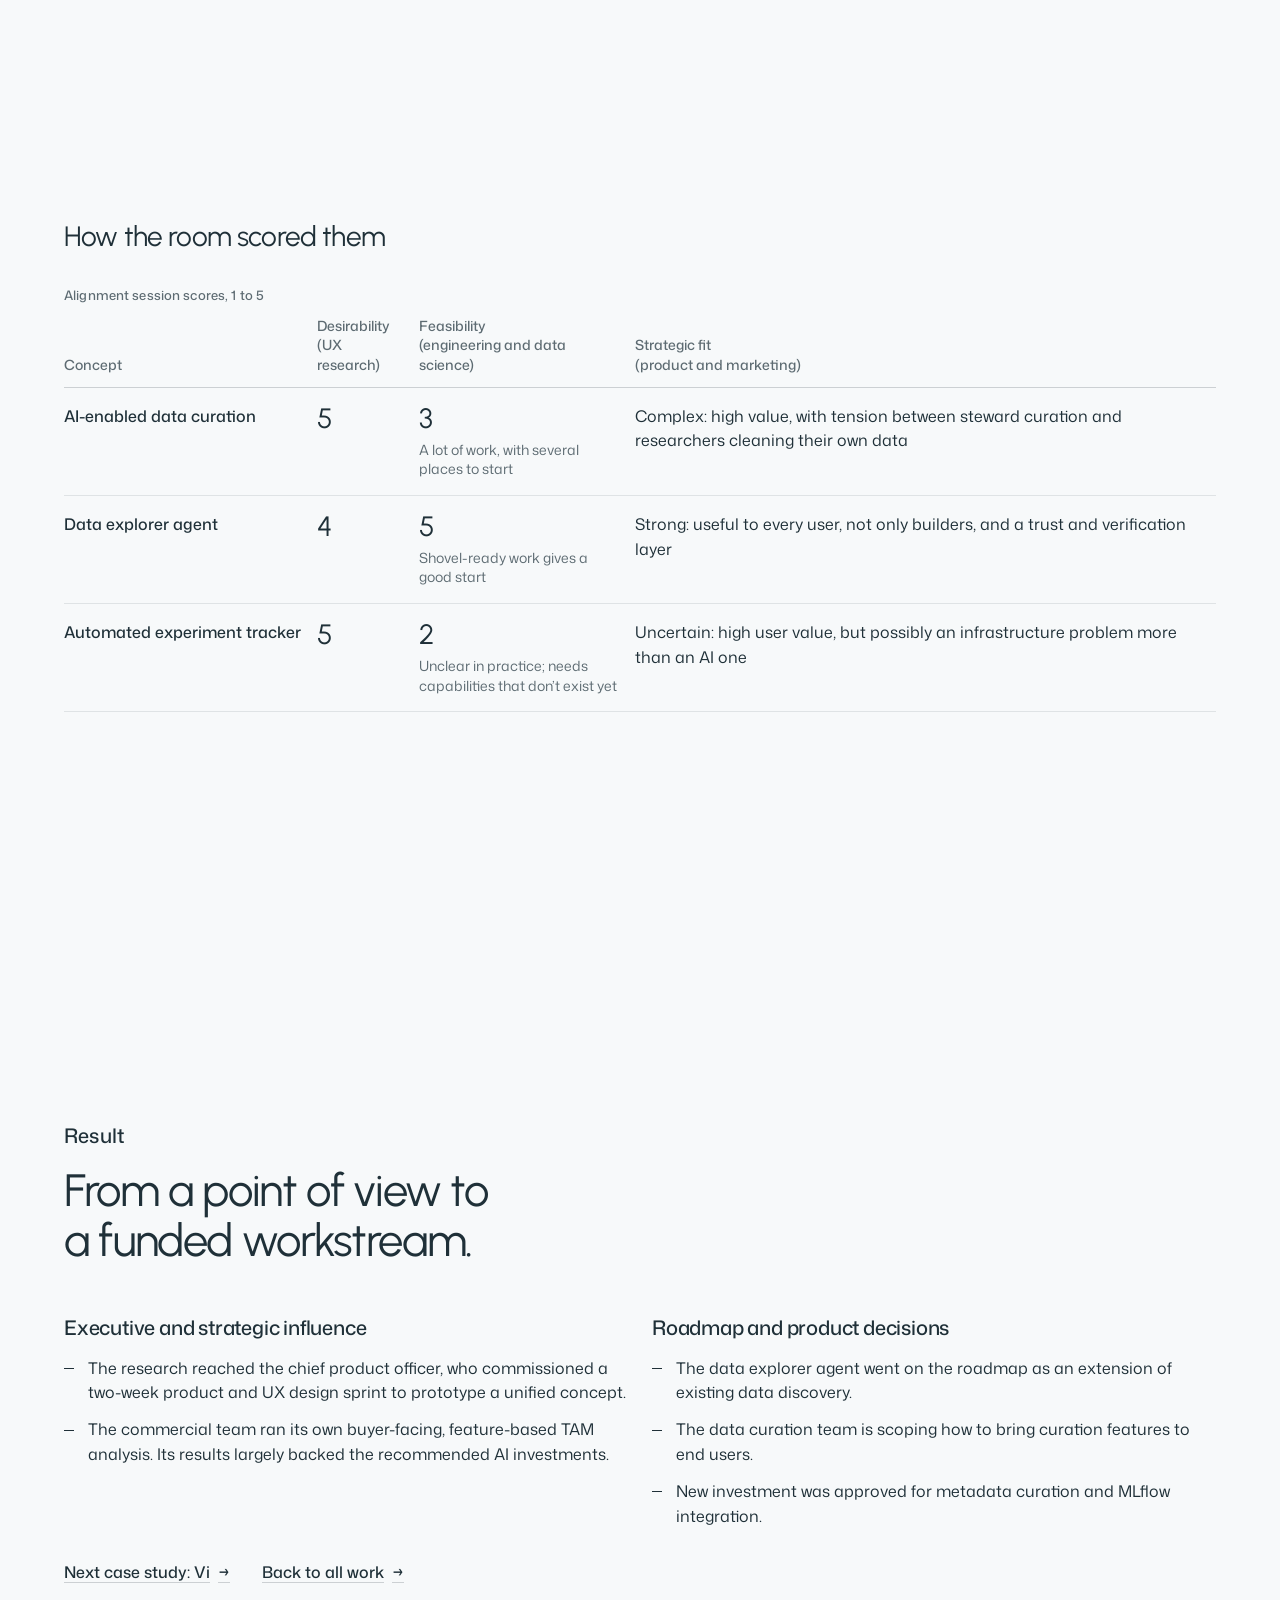
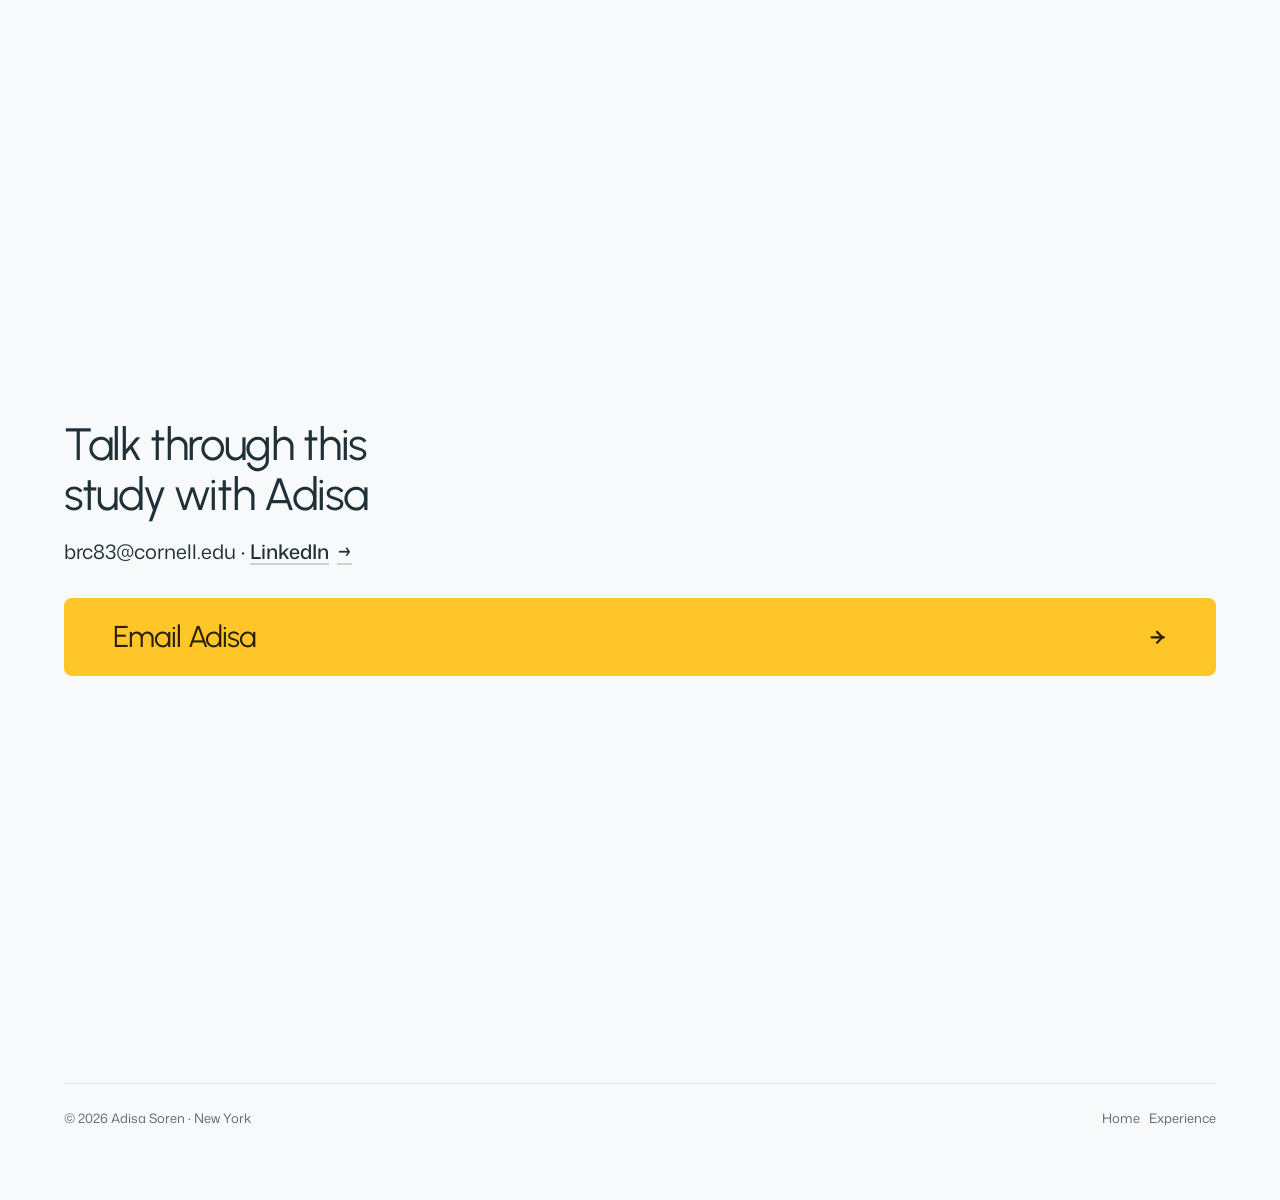
<file: adisa-soren-portfolio/workbench.html>
<!doctype html>
<html lang="en" data-radius="soft" data-buttons="solid">
<head>
<meta charset="utf-8">
<meta name="viewport" content="width=device-width, initial-scale=1, viewport-fit=cover">
<title>Workbench AI Case Study</title>
<meta name="description" content="How a two-phase study with 300 biomedical researchers turned 30 AI feature ideas into a prioritized, funded Workbench roadmap.">
<meta property="og:type" content="article">
<meta property="og:title" content="Breaking the deadlock on Workbench AI: a case study by Adisa Soren">
<meta property="og:description" content="MaxDiff with 300 researchers and concept tests with 20, eight weeks before a strategy offsite.">
<meta name="theme-color" content="#f7f5f0">
<link rel="stylesheet" href="assets/site.css">
<style>
  /* page CSS: only what the system lacks */
  .kicker { color: var(--muted); }
  .stack { display: grid; gap: var(--s-4); align-content: start; }
  .list { display: grid; gap: var(--s-3); }
  .list li { padding-left: var(--s-5); position: relative; }
  .list li::before { content: ""; position: absolute; left: 0; top: .78em; width: 10px; height: 1px; background: var(--ink); }
  .figs { display: grid; grid-template-columns: repeat(3, minmax(0, 1fr)); gap: var(--gutter); padding-top: var(--s-5); border-top: 1px solid var(--line); margin-top: var(--s-7); }
  .figs dt { font-size: var(--t-small); color: var(--muted); }
  .figs dd { margin: var(--s-1) 0 0; }
  .card .t-label { color: var(--muted); }
  .steps { counter-reset: step; }
  .step__n { font: 400 var(--t-h3)/1 var(--font-display); letter-spacing: var(--display-tracking); color: var(--accent); }
  .q { font: 400 var(--t-lead)/1.45 var(--font-text); }
  .q + .q { margin-top: var(--s-3); }
  /* phase visuals: drawn stand-ins, not the real survey */
  .mock { display: grid; gap: var(--s-2); padding: var(--s-4); border-radius: var(--r-md); background: var(--bg); border: 1px solid var(--line); margin-top: var(--s-2); }
  .mock__row { display: grid; grid-template-columns: 52px minmax(0, 1fr) 52px; align-items: center; gap: var(--s-3); font-size: var(--t-small); }
  .mock__head { color: var(--muted); font-size: var(--t-label); font-weight: 500; }
  .mock__head span:last-child, .mock__head span:first-child { text-align: center; }
  .mock__concept { padding: var(--s-2) var(--s-3); border-radius: var(--r-sm); background: var(--surface); }
  .dot { width: 16px; height: 16px; border-radius: 999px; border: 1.5px solid var(--line-strong); justify-self: center; }
  .dot.is-on { border-color: var(--accent); background: radial-gradient(circle, var(--accent) 0 4px, transparent 4.5px); }
  .sort { display: grid; grid-template-columns: repeat(3, minmax(0, 1fr)); gap: var(--s-3); }
  .sort__col { display: grid; gap: var(--s-2); align-content: start; }
  .sort__col > span { font-size: var(--t-label); font-weight: 500; color: var(--muted); }
  .sort__chip { height: 28px; border-radius: var(--r-sm); background: var(--surface); }
  .sort__col:first-child .sort__chip { background: color-mix(in oklab, var(--accent) 16%, var(--bg)); }
  .phase__meta { display: flex; flex-wrap: wrap; gap: var(--s-2) var(--s-5); font-size: var(--t-small); color: var(--muted); }
  .phase__meta b { color: var(--ink); font-weight: 500; }
  /* bar chart */
  .chart { display: grid; gap: var(--s-3); }
  .chart__title { font-weight: 500; }
  .bars { display: grid; gap: var(--s-2); margin: 0; }
  .bar { display: grid; grid-template-columns: 84px minmax(0, 1fr) 52px; align-items: center; gap: var(--s-3); position: relative; }
  .bar dt { font-size: var(--t-small); color: var(--muted); }
  .bar dd { margin: 0; }
  .bar__track { height: 20px; }
  .bar__fill { height: 100%; width: var(--v); background: var(--p-muted); border-radius: 0 4px 4px 0; }
  .bar.is-hi .bar__fill { background: var(--accent); }
  .bar__val { font-size: var(--t-small); text-align: right; font-variant-numeric: tabular-nums; }
  .bar:hover .bar__fill, .bar:focus-within .bar__fill { filter: brightness(1.12); }
  .chart__note { font-size: var(--t-small); color: var(--muted); }
  .chart__note b { color: var(--ink); font-weight: 500; }
  /* tables */
  .tbl-wrap { overflow-x: auto; }
  .tbl { width: 100%; border-collapse: collapse; font-size: var(--t-body); min-width: 640px; }
  .tbl th { text-align: left; font: 500 var(--t-small)/1.4 var(--font-text); color: var(--muted); padding: 0 var(--s-4) var(--s-3) 0; border-bottom: 1px solid var(--line-strong); vertical-align: bottom; }
  .tbl td { padding: var(--s-4) var(--s-4) var(--s-4) 0; border-bottom: 1px solid var(--line); vertical-align: top; }
  .tbl td:first-child { font-weight: 500; white-space: nowrap; }
  .tbl .num { font: 400 var(--t-h3)/1 var(--font-display); letter-spacing: var(--display-tracking); white-space: nowrap; }
  .tbl .num small { font: 400 var(--t-small)/1.4 var(--font-text); letter-spacing: 0; color: var(--muted); display: block; margin-top: var(--s-2); white-space: normal; max-width: 28ch; }
  .tbl--compare td:nth-child(3) { color: var(--ink); }
  .tbl--compare td:nth-child(2) { color: var(--muted); }
  .quote blockquote { font-size: var(--t-h3); }
  .split2 { display: grid; grid-template-columns: repeat(2, minmax(0, 1fr)); gap: var(--gutter); }
  .note-row { display: grid !important; grid-template-columns: repeat(2, minmax(0, 1fr)); gap: var(--gutter); }
  .note-row h3 { font: 500 var(--t-card)/1.3 var(--font-text); letter-spacing: -0.01em; }
  .note-row p { color: var(--ink); }
  .impact h3 { font: 500 var(--t-card)/1.3 var(--font-text); letter-spacing: -0.01em; margin-bottom: var(--s-4); }
  .back { margin-top: var(--s-6); }
  .next { display: flex; flex-wrap: wrap; gap: var(--s-3) var(--s-6); align-items: baseline; }
  @media (max-width: 1023px) {
    .split2, .note-row { grid-template-columns: minmax(0, 1fr); }
  }
  @media (max-width: 639px) {
    .figs { grid-template-columns: 1fr 1fr; }
    .sort { grid-template-columns: repeat(3, minmax(0, 1fr)); }
    .bar { grid-template-columns: 72px minmax(0, 1fr) 48px; }
  }
</style>
</head>
<body>
<header class="nav">
  <div class="wrap nav__bar">
    <a class="skip-link" href="#top">Skip to content</a>
    <a class="nav__logo" aria-label="Adisa Soren, home" href="index.html"><img class="nav__lockup-img" src="assets/logos/soren-lockup.svg" alt="" width="684" height="240"></a>
    <nav class="nav__links" aria-label="Main">
      <div class="nav__item"><a class="nav__link" href="#situation">Situation</a></div>
      <div class="nav__item"><a class="nav__link" href="#method">Method</a></div>
      <div class="nav__item"><a class="nav__link" href="#findings">Findings</a></div>
      <div class="nav__item"><a class="nav__link" href="#result">Result</a></div>
    </nav>
    <div class="nav__actions">
      <a class="nav__link" href="index.html">All work</a>
      <a class="btn btn--primary" href="index.html#contact">Contact Adisa</a>
    </div>
    <button class="nav__toggle" type="button" aria-expanded="false" aria-label="Menu">
      <svg width="18" height="18" viewBox="0 0 18 18" aria-hidden="true"><path d="M2 5h14M2 13h14" stroke="currentColor" stroke-width="1.6" stroke-linecap="round"/></svg>
    </button>
  </div>
</header>

<main id="top">
  <section class="hero hero--statement" aria-labelledby="hero-h">
    <div class="wrap"><div class="hero-text hero__in">
      <div>
        <p class="hero-notice">Case study · Verily Workbench</p>
        <h1 id="hero-h">Turning a stalled AI roadmap into a funded product strategy</h1>
        <p class="hero__lead">Workbench product managers had 30 AI feature ideas and a strategy offsite eight weeks away. A two-phase study with 300 biomedical researchers showed leadership which capabilities to build first.</p>
        <div class="btn-row">
          <a class="btn btn--primary" href="#findings">Read the findings<svg class="m-arrow" viewBox="0 0 12 12" aria-hidden="true"><path class="m-arrow__stem" d="M1 6h8"/><path class="m-arrow__head" d="M4.5 2.5 8 6l-3.5 3.5"/></svg></a>
          <a class="btn btn--secondary" href="index.html#work">Back to all work</a>
        </div>
      </div>
      <dl class="hero__facts">
        <div><dt>Role</dt><dd>Staff UX researcher, study lead</dd></div>
        <div><dt>Team</dt><dd>1 staff UX designer, 4 PMs</dd></div>
        <div><dt>Executive sponsor</dt><dd>Director of AI and Data Science</dd></div>
        <div><dt>Methods</dt><dd>MaxDiff, concept tests, competitive analysis</dd></div>
      </dl>
    </div></div>
  </section>

  <section class="section" id="situation" aria-labelledby="sit-h">
    <div class="wrap">
      <div class="section-head">
        <p class="t-label kicker">Situation</p>
        <h2 id="sit-h">Customers were asking. <span class="muted">Competitors were moving.</span></h2>
      </div>
      <div class="split2">
        <div class="stack">
          <h3 class="t-card">Context</h3>
          <ul class="list">
            <li>Customers were serious about AI and wanted a clear AI product strategy for Workbench, a trusted research environment for multimodal biomedical data.</li>
            <li>Competitors were shipping eye-catching AI demos before Workbench could launch its own.</li>
            <li>The chief product officer asked for a coherent strategy that brings new value to customers, not AI bolted onto the existing product.</li>
          </ul>
        </div>
        <div class="stack">
          <h3 class="t-card">Constraints</h3>
          <ul class="list">
            <li>A product-manager-only offsite on Workbench AI strategy was eight weeks out.</li>
            <li>Product managers had spent months vibe-coding more than 30 feature ideas, with no shared way to rank them.</li>
            <li>The end-of-year crunch left little time for anything collaborative.</li>
          </ul>
        </div>
      </div>
      <dl class="figs">
        <div><dt>Feature ideas on the table</dt><dd class="t-stat">30+</dd></div>
        <div><dt>Weeks to the offsite</dt><dd class="t-stat">8</dd></div>
        <div><dt>Research requests from product</dt><dd class="t-stat">0</dd></div>
      </dl>
    </div>
  </section>

  <section class="section" id="task" aria-labelledby="task-h">
    <div class="wrap">
      <div class="section-head">
        <p class="t-label kicker">Task</p>
        <h2 id="task-h">Give leadership a fair way to choose. <span class="muted">Which ideas matter most to researchers, and why.</span></h2>
        <p>The goal: find which feature ideas resonate most with the people Workbench serves, why, and how to refine them so their value comes through, in time to shape the offsite.</p>
      </div>
      <div class="grid">
        <article class="card span-4"><p class="t-label">Reduce strategic ambiguity</p><h3>A framework for ranking ideas</h3><p>A surplus of AI ideas had no systematic way to be prioritized. The study would provide one.</p></article>
        <article class="card span-4"><p class="t-label">Target the highest-return workflows</p><h3>Where the work burden is</h3><p>Measure the burden and error sensitivity of core research tasks to find the most valuable openings.</p></article>
        <article class="card span-4"><p class="t-label">Stand out in the market</p><h3>Table stakes or difference</h3><p>Separate what customers now expect from AI in research tools from what could set Workbench apart.</p></article>
      </div>
    </div>
  </section>

  <section class="section" id="prework" aria-labelledby="pre-h">
    <div class="wrap">
      <div class="section-head">
        <p class="t-label kicker">Action · before fieldwork</p>
        <h2 id="pre-h">Three steps made an eight-week study possible.</h2>
      </div>
      <div class="grid steps">
        <article class="card span-4">
          <span class="step__n">01</span>
          <h3>Align UX leadership</h3>
          <p class="q">How do we convince UX leadership to shift resources to this?</p>
          <p class="q">As a UX-led initiative, what can we realistically achieve in the time?</p>
        </article>
        <article class="card span-4">
          <span class="step__n">02</span>
          <h3>Win an executive sponsor</h3>
          <p>The Director of AI and Data Science sponsored the study, which gave it standing with product leadership before any data came in.</p>
        </article>
        <article class="card span-4">
          <span class="step__n">03</span>
          <h3>Cull 30 ideas to 10 concepts</h3>
          <ul class="list">
            <li>Mapped each idea to past user and market research</li>
            <li>Checked it against verifiable product domain expertise</li>
            <li>Kept a few aspirational, riskier bets on purpose</li>
          </ul>
        </article>
      </div>
    </div>
  </section>

  <section class="section" id="method" aria-labelledby="method-h">
    <div class="wrap">
      <div class="section-head">
        <p class="t-label kicker">Action · method</p>
        <h2 id="method-h">Two phases. <span class="muted">Rank at scale, then learn why.</span></h2>
      </div>
      <div class="grid">
        <article class="card span-6">
          <p class="t-label">Phase 1 · MaxDiff survey</p>
          <h3>Which capability matters most?</h3>
          <p>Concepts appeared in random sets of four, over ten rounds. In each round people picked the most and least important.</p>
          <div class="mock" role="img" aria-label="Drawn example of one MaxDiff round: four concepts, one marked most important and one least important">
            <div class="mock__row mock__head" aria-hidden="true"><span>Most</span><span>Concept</span><span>Least</span></div>
            <div class="mock__row" aria-hidden="true"><span class="dot is-on"></span><span class="mock__concept">AI-enabled data curation</span><span class="dot"></span></div>
            <div class="mock__row" aria-hidden="true"><span class="dot"></span><span class="mock__concept">Hypothesis validator</span><span class="dot"></span></div>
            <div class="mock__row" aria-hidden="true"><span class="dot"></span><span class="mock__concept">Synthetic data generator</span><span class="dot is-on"></span></div>
            <div class="mock__row" aria-hidden="true"><span class="dot"></span><span class="mock__concept">Study design optimizer</span><span class="dot"></span></div>
          </div>
          <p class="phase__meta"><span><b>N = 300</b> researchers</span><span><b>10</b> rounds of 4</span></p>
        </article>
        <article class="card span-6">
          <p class="t-label">Phase 2 · Concept testing</p>
          <h3>Why does it matter?</h3>
          <p>People reviewed the 10 concepts in random order, then thought aloud while sorting them into high, medium and low value.</p>
          <div class="mock" role="img" aria-label="Drawn example of the card sort into high, medium and low value">
            <div class="sort" aria-hidden="true">
              <div class="sort__col"><span>High value</span><i class="sort__chip"></i><i class="sort__chip"></i><i class="sort__chip"></i></div>
              <div class="sort__col"><span>Medium value</span><i class="sort__chip"></i><i class="sort__chip"></i><i class="sort__chip"></i><i class="sort__chip"></i></div>
              <div class="sort__col"><span>Low value</span><i class="sort__chip"></i><i class="sort__chip"></i><i class="sort__chip"></i></div>
            </div>
          </div>
          <p class="phase__meta"><span><b>N = 20</b> researchers</span><span><b>90</b> minute sessions</span></p>
        </article>
      </div>
      <p class="t-small muted" style="margin-top: var(--s-5)">Participants were principal investigators, data scientists, computational biologists and similar roles. A competitive analysis ran alongside both phases.</p>
    </div>
  </section>

  <section class="section" id="findings" aria-labelledby="find-h">
    <div class="wrap">
      <div class="section-head">
        <p class="t-label kicker">Findings</p>
        <h2 id="find-h">Take the drudgery away first. <span class="muted">Tedious work ranked above help with thinking.</span></h2>
      </div>
      <div class="grid grid--top">
        <div class="span-5 stack">
          <h3 class="t-card">The concepts that resonated most</h3>
          <ul class="rows">
            <li><span class="rows__name">AI-enabled data curation</span><span class="rows__value muted">Clean and transform raw data</span></li>
            <li><span class="rows__name">Data explorer agent</span><span class="rows__value muted">Verify, then explore</span></li>
            <li><span class="rows__name">Automated experiment tracker</span><span class="rows__value muted">Capture work as it happens</span></li>
          </ul>
          <p class="t-small muted">AI use was already widespread: at each of the 12 stages of the research lifecycle we asked about, between 84% and 100% of the 300 respondents used AI or ML tools.</p>
        </div>
        <figure class="chart span-6 start-7" aria-labelledby="chart-t">
          <p class="chart__title" id="chart-t">How often do you use AI tools for visual exploration and pattern discovery?</p>
          <dl class="bars">
            <div class="bar" tabindex="0" title="Never: 4.4%"><dt>Never</dt><dd class="bar__track"><div class="bar__fill" style="--v: 9.8%"></div></dd><dd class="bar__val">4.4%</dd></div>
            <div class="bar" tabindex="0" title="Rarely: 8.7%"><dt>Rarely</dt><dd class="bar__track"><div class="bar__fill" style="--v: 19.4%"></div></dd><dd class="bar__val">8.7%</dd></div>
            <div class="bar" tabindex="0" title="Sometimes: 24.6%"><dt>Sometimes</dt><dd class="bar__track"><div class="bar__fill" style="--v: 54.8%"></div></dd><dd class="bar__val">24.6%</dd></div>
            <div class="bar is-hi" tabindex="0" title="Often: 44.9%"><dt>Often</dt><dd class="bar__track"><div class="bar__fill" style="--v: 100%"></div></dd><dd class="bar__val">44.9%</dd></div>
            <div class="bar is-hi" tabindex="0" title="Always: 17.4%"><dt>Always</dt><dd class="bar__track"><div class="bar__fill" style="--v: 38.8%"></div></dd><dd class="bar__val">17.4%</dd></div>
          </dl>
          <figcaption class="chart__note"><b>62% use AI often or always</b> for this task, the third most frequent of the 12 stages. They also rated it second highest in value, and errors here hurt less than elsewhere, which makes it a good first job for an AI that can make mistakes. N = 300.</figcaption>
        </figure>
      </div>
    </div>
  </section>

  <section class="section g2" id="explorer" aria-labelledby="exp-h">
    <div class="wrap">
      <div class="group">
      <div class="section-head">
        <p class="t-label kicker">Findings · data explorer agent</p>
        <h2 id="exp-h">Researchers already use general chatbots for analysis. <span class="muted">The chatbot limits how far they get.</span></h2>
      </div>
      <div class="tbl-wrap">
        <table class="tbl tbl--compare">
          <thead><tr><th scope="col">Friction</th><th scope="col">With a general LLM today</th><th scope="col">With a specialized agent</th></tr></thead>
          <tbody>
            <tr><td>Data out of reach</td><td>Governed or large data can’t be uploaded, so people analyze samples.</td><td>Runs where the data lives, under existing access controls.</td></tr>
            <tr><td>Copy-paste loop</td><td>Code, errors and plots move back and forth between chat and notebook.</td><td>Runs code, reads its own output and corrects itself in one loop.</td></tr>
            <tr><td>Scope capped by the prompt</td><td>The analysis goes only as far as the user thinks to ask.</td><td>Surfaces outliers, skew and patterns worth a look on its own.</td></tr>
            <tr><td>Hard to verify</td><td>Silent assumptions and no audit trail make results hard to defend.</td><td>Shows every step and applies domain conventions by default.</td></tr>
          </tbody>
        </table>
      </div>
      </div>
      <div class="note-row group">
        <div class="stack">
          <h3>Empowerment for some, convenience for others</h3>
          <p>Less technical colleagues saw a way to explore data visually, gain confidence and stop waiting on technical teams. Technical users saw a time saver, useful but not critical. The opportunity: design for accessibility first while still saving experts time.</p>
          <figure class="quote">
            <blockquote>“A lot of our colleagues who need reports are not that tech-savvy, which creates a big issue for them trying to pull data. Seeing the Data Explorer Agent as a potential solution gets me very excited!”</blockquote>
            <figcaption class="person"><span class="person__role muted">Principal data scientist</span></figcaption>
          </figure>
        </div>
        <div class="stack">
          <h3>Paired with data curation, it checks the AI’s work</h3>
          <p>Curation cleans and transforms raw data; the explorer verifies the result before exploring it. Before-and-after plots catch dropped rows, skew and broken joins, so people review visible evidence instead of auditing transform code. Together they cover the early journey from raw data to first insight.</p>
          <figure class="quote">
            <blockquote>“It would be extremely useful in finding out various errors in the data, such as duplicates, inconsistencies in the data, or missing data.”</blockquote>
            <figcaption class="person"><span class="person__role muted">Computational biologist</span></figcaption>
          </figure>
        </div>
      </div>
    </div>
  </section>

  <section class="section g2" id="recommend" aria-labelledby="rec-h">
    <div class="wrap">
      <div class="group">
      <div class="section-head">
        <p class="t-label kicker">Recommendations</p>
        <h2 id="rec-h">Three concepts, in priority order. <span class="muted">Then scored with engineering and product in one session.</span></h2>
      </div>
      <div class="tbl-wrap">
        <table class="tbl">
          <thead><tr><th scope="col">Concept</th><th scope="col">Why it leads</th><th scope="col">How to refine it</th></tr></thead>
          <tbody>
            <tr><td>1. AI-enabled data curation</td><td>A universal pain point: the drudgery of preparing data. Static “analysis-ready” datasets are too rigid; researchers want curation that respects their own aims.</td><td>Keep a human in the loop, with side-by-side views to accept, reject or override each change.</td></tr>
            <tr><td>2. Automated experiment tracker</td><td>Addresses the reproducibility crisis, and was rated the most innovative concept. E-notebooks fail because they digitize manual work instead of automating it.</td><td>Capture in the background with no extra effort, and cover experimental work beyond AI models.</td></tr>
            <tr><td>3. Data explorer agent</td><td>The check on AI curation that eases “black box” worries, and opens data to clinicians and scientists who don’t program.</td><td>Move from one-off queries to a conversation that suggests the next drill-down.</td></tr>
          </tbody>
        </table>
      </div>
      </div>
      <div class="group">
      <h3 class="t-h3">How the room scored them</h3>
      <div class="tbl-wrap" style="margin-top: var(--s-6)">
        <table class="tbl">
          <caption class="t-label muted" style="text-align:left; caption-side: top; padding-bottom: var(--s-3)">Alignment session scores, 1 to 5</caption>
          <thead><tr><th scope="col">Concept</th><th scope="col">Desirability<br>(UX research)</th><th scope="col">Feasibility<br>(engineering and data science)</th><th scope="col">Strategic fit<br>(product and marketing)</th></tr></thead>
          <tbody>
            <tr><td>AI-enabled data curation</td><td class="num">5</td><td class="num">3<small>A lot of work, with several places to start</small></td><td>Complex: high value, with tension between steward curation and researchers cleaning their own data</td></tr>
            <tr><td>Data explorer agent</td><td class="num">4</td><td class="num">5<small>Shovel-ready work gives a good start</small></td><td>Strong: useful to every user, not only builders, and a trust and verification layer</td></tr>
            <tr><td>Automated experiment tracker</td><td class="num">5</td><td class="num">2<small>Unclear in practice; needs capabilities that don’t exist yet</small></td><td>Uncertain: high user value, but possibly an infrastructure problem more than an AI one</td></tr>
          </tbody>
        </table>
      </div>
      </div>
    </div>
  </section>

  <section class="section impact" id="result" aria-labelledby="res-h">
    <div class="wrap">
      <div class="section-head">
        <p class="t-label kicker">Result</p>
        <h2 id="res-h">From a point of view to a funded workstream.</h2>
      </div>
      <div class="split2">
        <div>
          <h3>Executive and strategic influence</h3>
          <ul class="list">
            <li>The research reached the chief product officer, who commissioned a two-week product and UX design sprint to prototype a unified concept.</li>
            <li>The commercial team ran its own buyer-facing, feature-based TAM analysis. Its results largely backed the recommended AI investments.</li>
          </ul>
        </div>
        <div>
          <h3>Roadmap and product decisions</h3>
          <ul class="list">
            <li>The data explorer agent went on the roadmap as an extension of existing data discovery.</li>
            <li>The data curation team is scoping how to bring curation features to end users.</li>
            <li>New investment was approved for metadata curation and MLflow integration.</li>
          </ul>
        </div>
      </div>
      <p class="back next"><a class="link" href="violet.html">Next case study: Vi</a><a class="link" href="index.html#work">Back to all work</a></p>
    </div>
  </section>
</main>

<footer class="footer closing" id="contact" aria-labelledby="close-h">
  <div class="wrap">
    <div class="closing__cta close--type">
      <div class="section-head">
        <h2 id="close-h">Talk through this study with Adisa</h2>
        <p><span style="user-select: all">brc83@cornell.edu</span> · <a class="link" href="https://www.linkedin.com/in/adsoren/" target="_blank" rel="noopener">LinkedIn</a></p>
      </div>
      <a class="btn btn--primary btn--xl btn--wide" href="mailto:brc83@cornell.edu">Email Adisa<svg class="m-arrow" viewBox="0 0 12 12" aria-hidden="true"><path class="m-arrow__stem" d="M1 6h8"/><path class="m-arrow__head" d="M4.5 2.5 8 6l-3.5 3.5"/></svg></a>
    </div>
    <div class="closing__links">
      <div class="footer__legal">
        <span>&copy; 2026 Adisa Soren · New York</span>
        <span><a href="index.html">Home</a> &nbsp; <a href="index.html#experience">Experience</a></span>
      </div>
    </div>
  </div>
</footer>
<script src="assets/site.js"></script>
</body>
</html>
</file>
<file: adisa-soren-portfolio/assets/site.css>
@import url("https://fonts.googleapis.com/css2?family=Urbanist:wght@400..700&family=Mona+Sans:wdth,wght@75..125,400..600&display=swap");
/* Adisa Soren portfolio: the Kitsune Portfolio design system (tokens, Taste Skill system.css, layout.css). */
:root {
  color-scheme: light;
  --p-bg: #f7f9fa;
  --p-surface: #ecf0f2;
  --p-ink: #1f3038;
  --p-muted: #5d6b72;
  --p-accent: #ffc629;
  --p-accent-ink: #2a1f00;
  --p-action: #ffc629;
  --p-action-ink: #2a1f00;
  --brand-blue: #ffc629;
  --gold-text: #b07800;
  --p-inv-bg: #1f3038;
  --p-inv-surface: #2c3c44;
  --p-inv-ink: #f7f9fa;
  --p-inv-muted: #9ea7ab;
  --p-inv-accent: #f7f9fa;
  --p-inv-accent-ink: #1f3038;
  --p-inv-action: #f7f9fa;
  --p-inv-action-ink: #1f3038;
  --ground-bg: #d9ccb7;
  --ground-surface: #e9e0d2;
  --ground-ink: #2a2622;
  --ground-muted: #5a534a;
  --ground-accent: #a8794a;
  --ground-sky-bg: #c6d3df;
  --ground-sky-surface: #d6e0e9;
  --ground-sky-ink: #25303a;
  --ground-sky-muted: #4d5964;
  --ground-sky-accent: #3f6a92;
  --ground-sage-bg: #cdd6c6;
  --ground-sage-surface: #dce3d6;
  --ground-sage-ink: #262d24;
  --ground-sage-muted: #535b51;
  --ground-sage-accent: #6c8e63;
  --ground-painting-bg: #79a8d6;
  --ground-painting-surface: #a6c4e2;
  --ground-painting-ink: #16212c;
  --ground-painting-muted: #273949;
  --ground-painting-accent: #9c9b3c;
  --error-red: #d92d20;
  --s-1: 4px;
  --s-2: 8px;
  --s-3: 12px;
  --s-4: 16px;
  --s-5: 24px;
  --s-6: 32px;
  --s-7: 48px;
  --s-8: 64px;
  --s-9: 96px;
  --s-10: 128px;
  --r-sm: 8px;
  --r-md: 12px;
  --r-lg: 20px;
  --r-btn: 8px;
  --nav: 72px;
  --padt: 120px;
  --padb: 72px;
  --hgap: 48px;
  --hpadb: 64px;
  --container: 1440px;   /* Kitsune: content up to 1440 wide (was 1280) */
  --gut: 64px;           /* Kitsune: 64 at the sides on a laptop (was 80) */
  --gutter: 24px;
  --head-gap: 48px;
  --card-pad: 16px;
  --card-gap: 16px;
  --btn-h: 44px;
  --btn-h-sm: 36px;
  --icon: 16px;
  --font-display: "Urbanist", system-ui, sans-serif;
  --font-text: "Mona Sans", system-ui, sans-serif;
  --font-mono: ui-monospace, "SFMono-Regular", Menlo, Consolas, monospace;
}
/* Taste Skill — assets/system.css from Leonxlnx/taste-skill main@f6b7657, with every value that lives in tokens.json
   (palette, grounds, fonts, spacing, radii, rhythm) lifted out of its :root so tokens.css is the one source.
   Kitsune Portfolio: Urbanist (headings) and Mona Sans (text) are loaded above, and its display values set in :root. */
/*
  taste-skill system.css - the one system for the page. Link it first, then assets/ui/cards.css (the
  feature card, its panel and the fragment placements), then set the palette (--p-*), the fonts and
  the radius set on :root in the page (node scripts/start.mjs prints that block).
  Do not add a second grid, spacing scale, type scale, radius scale, button or card style.
*/

/* ---------------------------------------------------------------- tokens */
:root {
  /* palette (hex only; fx.js reads --bg --surface --ink --muted --accent --accent-ink) */
  /* buttons, links, focus: the accent, or the ink when the accent is too pale */
  /* the lit ground behind UI and in the closing band (references/cards.md), one per page, tech pages only
     (none on kind other, which is flat): <html data-ground="sand|sky|sage|painting">. system.js gives it to every ground
     that holds UI, on light and dark pages alike; --hue on one panel changes only its accent */
  /* fonts */
  --display-weight: 400;    /* headlines 400; 500 on a tech page (software, gaming, hardware) */
  --display-tracking: -0.03em;
  --display-tracking-xl: -0.04em;
  /* the page rhythm (references/layout-v4.md): one section per screen. The header is fixed and
     --nav tall; every section is padded --padt above and --padb (plus the phone action bar, --bar)
     below, and is exactly one or two screens tall (--h: 1 or 2; --hm on a phone). The hero's words
     start --hgap under the header and its content ends --hpadb above the fold. */
  --bar: 0px;
  /* grid: one .wrap (alias .container) for the header, every section and the footer, the same
     --gut on both sides: 1280 wide at x 80-1360 at 1440, 342 at x 24-366 at 390 */
  --pad: var(--gut);
  /* spacing: 4/8 scale */
  --section: 40px;      /* only a .section outside main (the kit's demo pages); every main > section and
                           footer.closing take --padt and --padb */
  --section-band: 56px; /* the same for an older footer outside footer.closing */
  /* the one heading-to-content gap, 32 on a phone (layout.css reads it as --ly-head-gap) */
  /* card padding (cards.css sets its own for cards with a panel) */
  /* gap between cards */
  /* type scale (the only sizes on the page) */
  --t-label: 13px;
  --t-small: 14px;
  --t-body: 16px;
  --t-lead: 18px;
  --t-card: 18px;
  --t-h3: 24px;
  /* straight lines from the phone size at 390 to the desktop size at 1440 (system.md's table) */
  --t-h2: clamp(30px, 1.72vw + 23.3px, 48px);
  --t-h1: clamp(38px, 3.24vw + 25.4px, 72px);
  /* a big number stays a step under the h2 (VI-11): 38 at 1440, 28 at 390, so it never reads as a
     section heading; a stats row and a price set their own, smaller still */
  --t-stat: clamp(28px, .952vw + 24.29px, 38px);
  /* radius: one scale (soft by default; data-radius on <html> switches it) */
  /* controls (fixed here; a page never adds its own) */
  --nav-h: var(--nav);  /* the older name, kept for the kit's files */
  /* small icons: socials, menu chevrons, mono brand marks */
  /* motion: the one UI ease-out (motion.css --m-ease and ui/base.css --u-ease read it; references/motion.md) */
  --ease: cubic-bezier(.2, .8, .2, 1);
  --dur: 180ms;
}
html[data-radius="sharp"] { --r-sm: 4px; --r-md: 6px;  --r-lg: 8px;  --r-btn: 4px; }
html[data-radius="soft"]  { --r-sm: 8px; --r-md: 12px; --r-lg: 20px; --r-btn: 8px; }
html[data-radius="round"] { --r-sm: 10px; --r-md: 16px; --r-lg: 24px; --r-btn: 999px; }
/* the four lit grounds (references/cards.md); sand is the default above. painting goes with
   painterly-landscape (x.ai's daylight sky over olive hills) */
html[data-ground="sky"]      { --ground-bg: #c6d3df; --ground-surface: #d6e0e9; --ground-ink: #25303a; --ground-muted: #4d5964; --ground-accent: #3f6a92; }
html[data-ground="sage"]     { --ground-bg: #cdd6c6; --ground-surface: #dce3d6; --ground-ink: #262d24; --ground-muted: #535b51; --ground-accent: #6c8e63; }
html[data-ground="painting"] { --ground-bg: #79a8d6; --ground-surface: #a6c4e2; --ground-ink: #16212c; --ground-muted: #273949; --ground-accent: #9c9b3c; }
/* cards.css takes its card and panel radii from this scale */
html[data-radius] .card { --c-r: var(--r-lg); }
html[data-radius] .panel { --p-r: var(--r-md); }

/* a phone: the header 56, the sections padded 96 / 48, the hero's words 40 under the header and its
   content ending 24 above the fold, 24 at both sides, 12 between columns */
@media (max-width: 639px) {
  :root { --nav: 56px; --padt: 96px; --padb: 48px; --hgap: 40px; --hpadb: 24px; --gut: 24px; --gutter: 12px; --card-gap: 12px; --head-gap: 32px; }
}
@media (min-width: 640px) {
  :root { --gut: 48px; --section: 48px; --section-band: 72px; --card-pad: 24px; }
}
@media (min-width: 1024px) {
  :root { --gut: 64px; --section: 56px; --section-band: 96px; --card-gap: 24px;
          --t-lead: 20px; --t-card: 20px; --t-h3: 28px; }
  /* a place (and a local service): the 1200 column at x 120-1320 */
  html[data-type="place"] { --gut: 120px; --container: 1200px; }
}
/* a place (VI-06, ST-96, PH-23): its own smaller type (h1 48/53 and 32/37, h2 32/40 and 24/30, titles
   and the sub-line 20 and 18), the Recipe 3 hero's gap under its photograph (40, 24 on a phone),
   square photographs and cards and 2px buttons, whatever data-radius and data-buttons say */
:root[data-type="place"] {
  --hgap: 40px;
  --t-h1: clamp(32px, 1.524vw + 26.06px, 48px);
  --t-h2: clamp(24px, .762vw + 21px, 32px);
  --t-h3: clamp(20px, .381vw + 18.51px, 24px);
  --r-sm: 2px; --r-md: 0px; --r-lg: 0px; --r-btn: 2px;
}
:root[data-type="place"] :is(h1, .t-h1) { line-height: 1.104; }
:root[data-type="place"] :is(h2, .t-h2) { line-height: 1.25; }
@media (max-width: 639px) {
  :root[data-type="place"] { --hgap: 24px; }
  :root[data-type="place"] :is(h1, .t-h1) { line-height: 1.156; }
}

/* ---------------------------------------------------------------- grounds (at most three) */
:root, .ground-base {
  --bg: var(--p-bg); --surface: var(--p-surface); --ink: var(--p-ink); --muted: var(--p-muted);
  --accent: var(--p-accent); --accent-ink: var(--p-accent-ink); --card: var(--p-surface);
  --action: var(--p-action); --action-ink: var(--p-action-ink);
}
.ground-surface {
  --bg: var(--p-surface); --surface: var(--p-bg); --ink: var(--p-ink); --muted: var(--p-muted);
  --accent: var(--p-accent); --accent-ink: var(--p-accent-ink); --card: var(--p-bg);
  --action: var(--p-action); --action-ink: var(--p-action-ink);
}
.ground-inverse {
  --bg: var(--p-inv-bg); --surface: var(--p-inv-surface); --ink: var(--p-inv-ink); --muted: var(--p-inv-muted);
  --accent: var(--p-inv-accent); --accent-ink: var(--p-inv-accent-ink); --card: var(--p-inv-surface);
  --action: var(--p-inv-action); --action-ink: var(--p-inv-action-ink);
}
:root, .ground-base, .ground-surface, .ground-inverse {
  --line: color-mix(in oklab, var(--ink) 11%, transparent);
  --line-strong: color-mix(in oklab, var(--ink) 20%, transparent);
  /* effects (fx.js) and UI fragments (assets/ui) take the colours of the ground they sit on */
  --fx-bg: var(--bg); --fx-surface: var(--surface); --fx-ink: var(--ink); --fx-muted: var(--muted);
  --fx-accent: var(--accent); --fx-accent-ink: var(--accent-ink);
  --ui-font: var(--font-text); --ui-mono: var(--font-mono); --ui-radius: var(--r-md);
}
.ground-base, .ground-surface, .ground-inverse { background: var(--bg); color: var(--ink); }

/* ---------------------------------------------------------------- base */
*, *::before, *::after { box-sizing: border-box; }
/* an anchor lands on the section's top (the judge's frame): the fixed header covers --nav of its --padt */
html { -webkit-text-size-adjust: 100%; scroll-padding-top: 0; scroll-behavior: auto; margin: 0; }
body {
  margin: 0; background: var(--bg); color: var(--ink);
  font: 400 var(--t-body)/1.55 var(--font-text);
  -webkit-font-smoothing: antialiased; text-rendering: optimizeLegibility; overflow-x: clip;
}
img, svg, video, canvas { display: block; max-width: 100%; }
/* hidden means hidden, also on an img the line above makes a block (a menu tab's photograph, a peek photograph) */
[hidden] { display: none !important; }
img, video { height: auto; }
a { color: inherit; text-decoration: none; }
button { font: inherit; color: inherit; }
h1, h2, h3, h4, p, ul, ol, figure, blockquote { margin: 0; }
ul, ol { padding: 0; list-style: none; }
h1, h2, h3, h4 {
  font-family: var(--font-display); font-weight: var(--display-weight);
  letter-spacing: var(--display-tracking); text-wrap: balance; overflow-wrap: break-word;
  /* a long word (a German compound at 390) breaks at a syllable with a hyphen, in the language of <html lang>;
     only words of 10 letters or more, 4 at least on each side, so a short English heading never breaks */
  hyphens: auto; -webkit-hyphens: auto; hyphenate-limit-chars: 10 4 4;
}
h1, .t-h1 { font-size: var(--t-h1); line-height: 1.04; }
h2, .t-h2 { font-size: var(--t-h2); line-height: 1.1; }
h3, .t-h3 { font-size: var(--t-h3); line-height: 1.2; }
h4, .t-card { font-family: var(--font-text); font-weight: 500; font-size: var(--t-card); line-height: 1.3; letter-spacing: -0.01em; }
p { text-wrap: pretty; }
.t-lead  { font-size: var(--t-lead); line-height: 1.5; }
.t-body  { font-size: var(--t-body); line-height: 1.55; }
.t-small { font-size: var(--t-small); line-height: 1.5; }
.t-label { font-size: var(--t-label); font-weight: 500; line-height: 1.4; letter-spacing: 0.01em; }
.t-stat  { font-family: var(--font-display); font-weight: var(--display-weight); font-size: var(--t-stat);
           line-height: 1; letter-spacing: var(--display-tracking); font-variant-numeric: tabular-nums; }
.muted { color: var(--muted); }
.mono  { font-family: var(--font-mono); }
.measure { max-width: 62ch; }
:focus-visible { outline: 2px solid var(--action); outline-offset: 2px; border-radius: 2px; }
::selection { background: color-mix(in oklab, var(--accent) 30%, transparent); }

/* ---------------------------------------------------------------- grid */
.wrap, .container { width: min(100% - 2 * var(--gut), var(--container)); margin-inline: auto; padding-inline: 0; }
.grid { display: grid; grid-template-columns: repeat(12, minmax(0, 1fr)); column-gap: var(--gutter); row-gap: var(--card-gap); }
.grid > * { min-width: 0; grid-column: 1 / -1; }
.section { padding-block: var(--section); }

/* ---------------------------------------------------------------- one section per screen
   The page is a stack of screens. Framed at scrollY = k x the screen height, a shot shows exactly one
   section: the hero alone on the first screen, every other section (and footer.closing, the close and
   the footer in one) exactly one or two screens tall, its h2 first, --padt under its top. Heights
   and padding do it: no pinning, snapping or script.
     <section class="section" id=".." style="--h: 2">     (2 screens; --hm sets a phone's count alone)
       <div class="wrap"> the h2 first, then the content </div>     (the one in-flow child)
     </section>
   A layer (a full-bleed photograph or ground behind the words) is an <img class="layer" aria-hidden="true">
   beside the .wrap. Content must fit: one screen holds 708px of content at 1440x900 (900 - 120 - 72),
   two hold 1,608 (the second screen's part starts --padt under its top with .g2). From 640 to 1279 a
   section keeps at least its screens and grows past them rather than overlap the next. */
main > :is(section, .section), footer.closing {
  position: relative; box-sizing: border-box;
  height: calc(var(--h, 1) * 100vh); height: calc(var(--h, 1) * 100svh);
  padding: var(--padt) 0 calc(var(--padb) + var(--bar));
}
main > :is(section, .section) > :is(.wrap, .container), footer.closing > .wrap { position: relative; z-index: 1; height: 100%; }
main > :is(section, .section) > :is(.wrap, .container):not(.grid) { display: flex; flex-direction: column; }
/* a .wrap that is the section's grid too (class="wrap grid"): its rows start at the top */
main > :is(section, .section) > :is(.wrap, .container).grid { align-content: start; }
/* .fill: the block that takes what the screen leaves under the heading (a photograph, a frame) */
main > :is(section, .section) > .wrap > .fill { flex: 1 1 0; min-height: 0; }
/* two screens as two groups: row 1 the h2 and the first group, row 2 the rest (no second h2), starting
   --padt under the second screen's top, so the second shot looks like any other section */
main > :is(section, .section).g2, footer.closing.g2 { --h: 2; }
main > :is(section, .section).g2 > :is(.wrap, .container), footer.closing.g2 > .wrap { display: grid; grid-template-rows: minmax(0, 1fr) minmax(0, 1fr); row-gap: calc(var(--padt) + var(--padb) + var(--bar)); }
main > :is(section, .section).g2 > :is(.wrap, .container) > *, footer.closing.g2 > .wrap > * { min-height: 0; align-self: start; }
main > :is(section, .section).g2 > :is(.wrap, .container) > :is(.group, .fill) { align-self: stretch; }
/* a group: one screen's part of a .g2 section (its h2 and first rows, or the rest) */
.group { display: flex; flex-direction: column; min-height: 0; }
/* each screen's card row runs down to that screen's foot (the cards stretch, their panels grow), so
   the second screen of a .g2 is never a short row over an empty ground; both rows end on the same line */
@media (min-width: 1024px) {
  main > :is(section, .section).g2 > .wrap > .grid:last-child,
  main > :is(section, .section).g2 > .wrap > .group > .grid:last-child { align-self: stretch; flex: 1 1 auto; min-height: 0; }
}
.group > .fill { flex: 1 1 0; min-height: 0; }
@media (min-width: 640px) and (max-width: 1279px) {
  main > :is(section, .section):not(.hero, .section--hero), footer.closing {
    height: auto; min-height: calc(var(--h, 1) * 100vh); min-height: calc(var(--h, 1) * 100svh);
  }
  /* the section is a column and its .wrap takes all of it, so a .fill (a photograph, a frame) still
     grows to the section's foot (a min-height percentage would not resolve, leaving it at its least) */
  /* :where() keeps it at no weight, so a page's own phone- or tablet-only hiding (section.desk-only { display: none }) wins */
  :where(main > :is(section, .section):not(.hero, .section--hero), footer.closing) { display: flex; flex-direction: column; }
  main > :is(section, .section):not(.hero, .section--hero) > :is(.wrap, .container), footer.closing > .wrap { flex: 1 0 auto; height: auto; min-height: 0; }
}
/* a phone: lvh (the screen with its bars hidden) for every section but the hero; --hm when stacking
   makes the content taller than the desktop count */
@media (max-width: 639px) {
  /* at least its screens, never less: content a screen cannot hold makes the section taller (the rhythm
     check then asks for --hm: 2 or less content); a fixed height would lay its last rows over the next
     section, the fault the phone shots showed most (a list under the closing heading and its button) */
  main > :is(section, .section):not(.hero, .section--hero), footer.closing {
    height: auto; min-height: calc(var(--hm, var(--h, 1)) * 100vh); min-height: calc(var(--hm, var(--h, 1)) * 100lvh);
  }
  /* one grid row at least the screens tall that grows with the .wrap's content: the .wrap is stretched to
     it, so its .fill and its two groups still share a definite height */
  /* (at no weight, as on the tablet: a page's own section.desk-only { display: none } still hides it) */
  :where(main > :is(section, .section):not(.hero, .section--hero):has(> :is(.wrap, .container)), footer.closing) {
    display: grid; grid-template-columns: minmax(0, 1fr); grid-template-rows: 1fr; grid-auto-rows: auto;
  }
  main > :is(section, .section):not(.hero, .section--hero) > :is(.wrap, .container), footer.closing > .wrap { height: auto; }
  main > :is(section, .section).g2m, footer.closing.g2m { --hm: 2; }
  main > :is(section, .section).g2m > :is(.wrap, .container), footer.closing.g2m > .wrap { display: grid; grid-template-rows: minmax(0, 1fr) minmax(0, 1fr); row-gap: calc(var(--padt) + var(--padb) + var(--bar)); }
  /* stacked in one, the two groups keep the open cards' 32px, so the first group's last panel never meets
     the next card's title */
  main > :is(section, .section).g2:not(.g2m) > :is(.wrap, .container) { display: flex; row-gap: var(--s-6); }
  /* what the two screens leave goes around the second group, so it opens below the header, not on the fold */
  main > :is(section, .section).g2:not(.g2m) > :is(.wrap, .container) > :last-child { margin-block: auto; }
  main > :is(section, .section).g2:not(.g2m) > :is(.wrap, .container) > * { align-self: stretch; }
}
/* a layer: the photograph or ground of a whole section, under its words, edge to edge */
main > :is(section, .section) > :is(img, video, canvas, picture).layer,
footer.closing > :is(img, video, canvas, picture).layer {
  position: absolute; inset: 0; z-index: 0; width: 100%; height: 100%; max-width: none; object-fit: cover; object-position: var(--pos, 50% 50%);
}
main > :is(section, .section) > picture.layer > img { width: 100%; height: 100%; object-fit: cover; }

/* the hero: exactly the first screen, the fixed header over its top. Its words start --hgap under the
   header (--photo adds a full-bleed photograph's height above them on a place); its content ends
   --hpadb above the fold, and nothing of the next section shows, at 1440, 1024, 820 and 390.
     <section class="hero hero--<type>"><div class="wrap"><div class="hero-text"> .. </div>[one strip]</div></section>
   .hero-text holds the whole composition (the words, and the picture or window beside or under them);
   one docked strip (logos, three facts) may follow it, at most 96px, desktop only. */
main > :is(.hero, .section--hero) {
  height: 100vh; height: 100svh; min-height: 0;
  padding: calc(var(--nav) + var(--photo, 0px) + var(--hgap)) 0 calc(var(--hpadb) + var(--bar));
}
:is(.hero, .section--hero) > .wrap { height: 100%; display: grid; grid-template-rows: minmax(0, 1fr) auto; row-gap: var(--s-7); }
:is(.hero, .section--hero) > .wrap > .hero-text { min-height: 0; }
/* a phone: the hero is at least the first screen and grows when a short phone (320x640) cannot hold its
   words, buttons and picture, so nothing of it lies over the next section or under the header */
@media (max-width: 639px) {
  main > :is(.hero, .section--hero) { height: auto; min-height: 100vh; min-height: 100svh; }
  main > :is(.hero, .section--hero):has(> :is(.wrap, .container)) { display: grid; grid-template-columns: minmax(0, 1fr); grid-template-rows: 1fr; grid-auto-rows: auto; }
  main > :is(.hero, .section--hero) > :is(.wrap, .container) { height: auto; }
}
:is(.hero, .section--hero) > .wrap > .hero-strip { grid-row: 2; max-height: 96px; }
@media (max-width: 639px) { :is(.hero, .section--hero) > .wrap > .hero-strip { display: none; } }
.section--hero .section-head { max-width: 860px; }
/* the starter's own hero (hero-split): the words on span-5 top-aligned, the picture on span-6 start-7
   as tall as the hero's content box (at most 716 at 1440x900); a phone stacks words, then the picture
   in what is left */
.hero-text.hero-split { height: 100%; align-items: stretch; }
.hero-split > .hero-copy { align-self: start; }
.hero-split > .hero-visual { position: relative; min-height: 0; height: 100%; }
@media (max-width: 1023px) {
  .hero-text.hero-split { display: flex; flex-direction: column; gap: var(--s-6); }
  .hero-split > .hero-visual { flex: 1 1 0; min-height: 200px; height: auto; }
}
.hero-copy > * + * { margin-top: var(--s-5); }
/* the h1 first in the words' column: its capitals start on the picture's top line, not the line box's
   (the leading above the capitals would put the words about 12px under the photograph's top) */
.hero-copy > h1:first-child { text-box: trim-start cap alphabetic; }
.hero-copy > .btn-row { margin-top: var(--s-6); }
/* three short facts at the foot of the words' column, on the picture's bottom line (no dead space
   under the buttons): <dl class="hero-facts"><div><dt>..</dt><dd>..</dd></div> x3</dl> */
@media (min-width: 1024px) {
  .hero-split > .hero-copy { height: 100%; display: flex; flex-direction: column; }
  .hero-split > .hero-copy > .hero-facts { margin-top: auto; }
}
.hero-facts { display: grid; grid-template-columns: repeat(3, minmax(0, 1fr)); gap: var(--s-5) var(--gutter); margin: 0; }
.hero-facts > div { display: grid; gap: var(--s-1); align-content: start; }
.hero-facts dt { font-size: var(--t-small); color: var(--muted); }
.hero-facts dd { margin: 0; font-weight: 500; }
@media (max-width: 1023px) { .hero-facts { display: none; } }
/* a notice line above the h1 (changed hours, a delivery cut-off): one line with a number, static,
   starting on the left line like the h1 under it */
.hero-notice { font-size: var(--t-small); font-weight: 500; color: var(--ink); }
.hero-notice b, .hero-notice strong { font-weight: 500; color: var(--gold-text, var(--accent)); }
.hero-copy > .hero-notice + h1 { margin-top: var(--s-5); }

/* a phone: open tiles from a row of three or four (rooms, goods, beans) go two-up, an odd last one
   across the row, so a row of three fits one 844px screen (stacked one under another they need two) */
@media (max-width: 639px) {
  .grid > .tile:is(.span-3, .span-4) { grid-column: auto / span 6; }
  .grid > .tile:is(.span-3, .span-4):nth-child(odd of .tile):nth-last-child(1 of .tile) { grid-column: 1 / -1; }
  .grid > .tile:is(.span-3, .span-4) .tile__head { flex-wrap: wrap; gap: 0 var(--s-2); }
}
/* a phone: open cards (words on the ground, the panel under them) stacked one under another keep 32px
   between a panel's foot and the next card's title, so a title never reads as the panel's caption */
@media (max-width: 639px) { .grid:has(> .card--open) { row-gap: var(--s-6); } }
/* a phone stacks a two-screen section's four open tiles into its two screens: their panels take 180px (a wide
   crop), so the h2 and the first two tiles of two lines each end on the first screen and the four inside both,
   not a third of a screen past. A page that sets its group's own --p-h (#features .panel) sets its phone value
   too, as the starter does */
@media (max-width: 639px) { main > :is(section, .section).g2 .card--open > .panel { --p-h: 180px; } }
/* spans: desktop >= 1024. Tablet 640-1023: text cards on span-3 and span-6 go two-up; cards with a
   panel (a visual needs the width; the one exception is a span-6 pair, below)
   and everything else (split text and visuals, span-4 cards, span-5/7/8 blocks) take the full row, so a split stacks and no row is left half empty. Phone < 640: one column. */
@media (min-width: 640px) and (max-width: 1023px) {
  .grid > .card.span-3:not(:has(> .panel)), .grid > .card.span-6:not(:has(> .panel)) { grid-column: auto / span 6; }
  /* the one exception with a panel: a 2x2 (or a pair) of span-6 cards stays two-up from 720px (a panel
     of about 310px and more, wide enough for a kit fragment), so four cards take one or two screens
     at 768-820 instead of a card per row (four stacked panels run past two screens). Split cards and
     every other span keep the full row. Under 720 a card per row. */
  @media (min-width: 720px) {
    .grid > .card.span-6:has(> .panel):not(.card--split) { grid-column: auto / span 6; }
    .grid > .card.span-6:has(> .panel):not(.card--split):nth-child(odd of .card.span-6):nth-last-child(1 of .card.span-6) { grid-column: 1 / -1; }
  }
  /* open tiles (rooms, models, people, a photo pair) go two-up; an odd last one takes the row */
  .grid > .tile:is(.span-3, .span-4, .span-6) { grid-column: auto / span 6; }
  .grid > .tile:is(.span-3, .span-4, .span-6):nth-child(odd of .tile):nth-last-child(1 of .tile) { grid-column: 1 / -1; }
}
@media (min-width: 1024px) {
  .span-2  { grid-column: auto / span 2; }
  .span-3  { grid-column: auto / span 3; }
  .span-4  { grid-column: auto / span 4; }
  .span-5  { grid-column: auto / span 5; }
  .span-6  { grid-column: auto / span 6; }
  .span-7  { grid-column: auto / span 7; }
  .span-8  { grid-column: auto / span 8; }
  .span-9  { grid-column: auto / span 9; }
  .span-10 { grid-column: auto / span 10; }
  .span-12 { grid-column: auto / span 12; }
  .start-1 { grid-column-start: 1; } .start-2 { grid-column-start: 2; } .start-3 { grid-column-start: 3; }
  .start-5 { grid-column-start: 5; } .start-6 { grid-column-start: 6; } .start-7 { grid-column-start: 7; }
  .start-4 { grid-column-start: 4; } .start-8 { grid-column-start: 8; } .start-9 { grid-column-start: 9; }
  .start-10 { grid-column-start: 10; }
  /* a split is top-aligned: the words' first line and the picture's top on one line (never centred
     against each other, never mirrored: text left, the visual right, on every split of the page) */
  .grid--middle, .grid--top { align-items: start; }
}
/* card rows: every card in a row the same height (a plain .grid stretches them) */
.grid:is(.grid--middle, .grid--top) > .card { align-self: stretch; }
/* 1024-1279: a span-4 card's panel would be about 220px wide, too narrow for real UI. Cards with a
   panel on span-4 go two-up, a span-8 one takes the row, and an odd last one takes the row too
   (steps, proof row: two, then one wide; bento: the wide card, then the four small ones two by two) */
@media (min-width: 1024px) and (max-width: 1279px) {
  .grid > .card.span-4:has(> .panel) { grid-column: auto / span 6; }
  .grid > .card.span-8:has(> .panel),
  .grid > .card.span-4:has(> .panel):nth-child(odd of .card.span-4):nth-last-child(1 of .card.span-4) { grid-column: 1 / -1; }
}

/* ---------------------------------------------------------------- section heading */
.section-head { max-width: 760px; margin-bottom: var(--head-gap); display: grid; gap: var(--s-4); }
/* every heading starts on the left line (a centred head among left ones reads as a mistake): the
   old centred head is left-aligned too */
.section-head--center { text-align: left; justify-items: start; }
/* a head row: the h2 (and its line) left, one link or the section's button at the right line */
.section-head--split { max-width: none; display: flex; align-items: end; justify-content: space-between; gap: var(--s-5); flex-wrap: wrap; }
.section-head--split > div { display: grid; gap: var(--s-4); max-width: 760px; }
.section-head p { color: var(--ink); font-size: var(--t-lead); line-height: 1.5; max-width: 60ch; }
.section-head--row { max-width: none; display: flex; align-items: end; justify-content: space-between; gap: var(--s-5); flex-wrap: wrap; }
.section-head--row > div { display: grid; gap: var(--s-4); max-width: 760px; }
/* the hero row (hero-product, hero-cycle): the h1 and its line left, the buttons right, across 1280 */
.section--hero .section-head--row { max-width: none; }

/* ---------------------------------------------------------------- buttons (one pair, a dealt look)
   One pair a page, .btn--primary and .btn--secondary, in the look dealt with the page (sections.md)
   and set once on <html data-buttons>; the markup never changes:
     solid  filled primary, outlined secondary, the radius scale (Figma; the default)
     pill   pills, a chevron after the primary's label, a tinted secondary (x.ai)
     tonal  the radius scale, a tinted secondary with no outline (Linear, Vercel)
     arrow  an arrow after the primary's label; the secondary is a text link with an arrow (Stripe)
     block  near-square corners, 48px tall; the secondary is an underlined text link (shops, hotels) */
.btn {
  display: inline-flex; align-items: center; justify-content: center; gap: var(--s-2);
  height: var(--btn-h); padding: 0 var(--s-5); border-radius: var(--r-btn); border: 1px solid transparent;
  font: 500 var(--t-body)/1 var(--font-text); letter-spacing: 0; white-space: nowrap; cursor: pointer;
  transition: background-color var(--dur) var(--ease), color var(--dur) var(--ease), border-color var(--dur) var(--ease), text-decoration-color var(--dur) var(--ease);
}
.btn--primary { background: var(--action); color: var(--action-ink); }
.btn--primary:hover { background: color-mix(in oklab, var(--action) 86%, var(--ink)); }
/* an inverted primary (the action is the ground's ink: a brand band, a lit ground): its hover steps toward the ground, as the filled one steps toward the ink */
.ground-brand .btn--primary:hover { background: color-mix(in oklab, var(--action) 88%, var(--bg)); }
/* the ground's own colour with a clear border: never grey on grey, readable on an effect too */
.btn--secondary { background: var(--bg); color: var(--ink); border-color: var(--line-strong); }
.btn--secondary:hover { background: color-mix(in oklab, var(--bg) 94%, var(--ink)); border-color: color-mix(in oklab, var(--ink) 35%, transparent); }
.btn--sm { height: var(--btn-h-sm); padding: 0 var(--s-4); font-size: var(--t-small); }
html[data-buttons="pill"] { --r-btn: 999px; }
html[data-buttons="block"] { --r-btn: 2px; --btn-h: 48px; }
html:is([data-buttons="pill"], [data-buttons="tonal"]) .btn--secondary { background: color-mix(in oklab, var(--ink) 8%, var(--bg)); border-color: transparent; }
html:is([data-buttons="pill"], [data-buttons="tonal"]) .btn--secondary:hover { background: color-mix(in oklab, var(--ink) 14%, var(--bg)); border-color: transparent; }
/* arrow and block: the secondary is a text link at the button's height (no box: one button look) */
html:is([data-buttons="arrow"], [data-buttons="block"]) .btn--secondary {
  background: none; border-color: transparent; padding-inline: var(--s-2);
  text-decoration: underline; text-underline-offset: 4px; text-decoration-color: var(--line-strong);   /* the .link look */
}
html:is([data-buttons="arrow"], [data-buttons="block"]) .btn--secondary:hover { background: none; border-color: transparent; text-decoration-color: currentColor; }
/* the glyph after a label: a chevron (pill) or an arrow (arrow), drawn so every font shows the same */
html[data-buttons="pill"] .btn--primary::after,
html[data-buttons="arrow"] :is(.btn--primary, .btn--secondary)::after {
  content: ""; flex: none; width: 12px; height: 12px; margin-right: -2px; background: currentColor;
  -webkit-mask: var(--btn-glyph) center / contain no-repeat; mask: var(--btn-glyph) center / contain no-repeat;
  transition: transform var(--dur) var(--ease);
}
html[data-buttons="pill"] { --btn-glyph: url("data:image/svg+xml,%3Csvg xmlns='http://www.w3.org/2000/svg' viewBox='0 0 12 12'%3E%3Cpath d='M4.5 2.5 8 6l-3.5 3.5' fill='none' stroke='black' stroke-width='1.6' stroke-linecap='round' stroke-linejoin='round'/%3E%3C/svg%3E"); }
html[data-buttons="arrow"] { --btn-glyph: url("data:image/svg+xml,%3Csvg xmlns='http://www.w3.org/2000/svg' viewBox='0 0 12 12'%3E%3Cpath d='M1.5 6h8.5M6.5 2.5 10 6l-3.5 3.5' fill='none' stroke='black' stroke-width='1.5' stroke-linecap='round' stroke-linejoin='round'/%3E%3C/svg%3E"); }
@media (hover: hover) and (pointer: fine) { html:is([data-buttons="pill"], [data-buttons="arrow"]) .btn:hover::after { transform: translateX(3px); } }
.btn:active { transform: translateY(1px) scale(.985); }
.btn--arrow::after { content: "\2192"; transition: transform var(--dur) var(--ease); }
@media (hover: hover) and (pointer: fine) { .btn--arrow:hover::after { transform: translateX(3px); } }
/* the drawn arrow (assets/motion: its stem grows and its head moves 3px on hover), the last child of
   a primary button, a pill or a link: <svg class="m-arrow" viewBox="0 0 12 12" aria-hidden="true">
   <path class="m-arrow__stem" d="M1 6h8"/><path class="m-arrow__head" d="M4.5 2.5 8 6l-3.5 3.5"/></svg>.
   It replaces the dealt glyph, so a button never shows two */
.m-arrow { flex: none; width: 12px; height: 12px; margin-right: -2px; overflow: visible;
           fill: none; stroke: currentColor; stroke-width: 1.6; stroke-linecap: round; stroke-linejoin: round; }
.btn--xl .m-arrow { width: 0.62em; height: 0.62em; stroke-width: 1.4; }
:is(.btn, .link, .pill):has(> .m-arrow)::after { content: none; display: none; }
.btn-row { display: flex; flex-wrap: wrap; gap: var(--s-3); align-items: center; }
.section-head--center .btn-row { justify-content: center; }
/* on the phone every button row stacks full width */
@media (max-width: 639px) {
  .btn-row { flex-direction: column; align-items: stretch; width: 100%; justify-self: stretch; }
  /* full width, the second action is a text link at the button's height under the filled one (an
     outline across the whole screen reads as a rule, a pale fill as a switched-off button) */
  .btn-row > .btn--secondary { background: none; border-color: transparent; text-decoration: underline; text-underline-offset: 4px; text-decoration-color: var(--line-strong); }
  .section-head--split > .btn { width: 100%; }
}
.link { display: inline-flex; align-items: center; gap: var(--s-2); font-weight: 500; color: var(--ink);
        text-decoration: underline; text-decoration-color: var(--line-strong); text-underline-offset: 4px;
        transition: text-decoration-color var(--dur) var(--ease); }
.link:hover { text-decoration-color: currentColor; }
.link::after { content: "\2192"; display: inline-block; text-decoration: none; transition: transform var(--dur) var(--ease); }
@media (hover: hover) and (pointer: fine) { .link:hover::after { transform: translateX(3px); } }
.pill { display: inline-flex; align-items: center; gap: var(--s-2); height: 32px; padding: 0 var(--s-3);
        border-radius: 999px; border: 1px solid var(--line); background: var(--card);
        font-size: var(--t-label); color: var(--ink); }
.pill .muted { color: var(--muted); }

/* ---------------------------------------------------------------- card (one style) */
.card {
  display: flex; flex-direction: column; gap: var(--s-2); min-width: 0;
  background: var(--card); border: 1px solid var(--line); border-radius: var(--r-lg); padding: var(--card-pad);
}
/* small titles in the text face: a display face at 20px (a condensed or hairline serif) reads smaller than the body */
.card > h3, .card > h4, .card--plan h3 { font-family: var(--font-text); font-weight: 500; font-size: var(--t-card); line-height: 1.3; letter-spacing: -0.01em; }
/* the type floor (system.md): text people read is 16px or more in ink; cards.css sets it for its
   card text, this for a plain card's lines */
.card > p { color: var(--ink); font-size: var(--t-body); max-width: 52ch; }
/* at most two boxes one inside the other (sections.md): a card whose panel holds UI drops its own
   box, so its title and lines sit on the page ground over the panel (Figma's tiles), or runs the
   panel flush to its sides and bottom (cards.css .panel--flush) */
.card.card--open { --c-pad: 0px; background: none; border: 0; box-shadow: none; padding: 0; overflow: visible; }
.card.card--open > .panel { margin: var(--s-5) 0 0; border-radius: var(--r-lg); }
.card.card--open > .panel--top { margin: 0 0 var(--s-5); }
.card--plan.is-featured { border-color: var(--action); box-shadow: inset 0 0 0 1px var(--action); }
/* cards.css (linked after this file) sets .card { gap: 0 } for feature cards; a plan keeps its 16px rows */
.card.card--plan { gap: var(--s-4); }

/* ---------------------------------------------------------------- visuals: panels and frames
   A card's .panel (the inset visual), .stage and the placements (.at-corner, .at-rise, .at-over,
   .at-right, .at-center, .stage--fade-*) come from assets/ui/cards.css (references/cards.md).
   This file adds the frames (hero, split, square, closing band) and lets a .stage work inside them.
   The grounds' colours: system.js lights every ground that holds UI (see there). */
:not(.card) > .panel { border-radius: var(--p-r, var(--r-md)); }   /* a panel on its own: four round corners */
.menu-card .panel { --p-h: 160px; }
.frame {
  position: relative; isolation: isolate; overflow: clip; display: flex; align-items: center; justify-content: center;
  background: var(--surface); border-radius: var(--r-lg); border: 1px solid var(--line);
  padding: clamp(var(--s-4), 4vw, var(--s-7));
}
/* a zero-width spacer keeps --ratio (height / width) as the frame's minimum height */
.frame::before { content: ""; flex: none; width: 0; padding-top: var(--ratio, 0px); }
/* an object or scene (assets/objects) and a photograph (.frame__img) fill the frame themselves */
.frame > :not(canvas, .stage, .loop-pause, .frame__fx, .frame__img, [data-print], [data-scene], .print3d) { position: relative; max-width: 100%; min-width: 0; }
/* a photograph is a plain rectangle in its frame: no border, no print, no filter */
.frame--photo { padding: 0; border: 0; }
/* .frame--fill: as tall as its row (a split's picture beside the words, down to the section's foot);
   stacked on a tablet or a phone it takes what the screen leaves, at least 200px */
.frame--fill { height: 100%; }
@media (max-width: 1023px) {
  .grid.fill:has(> .frame--fill) { display: flex; flex-direction: column; gap: var(--s-6); }
  .grid.fill > .frame--fill { flex: 1 1 0; height: auto; min-height: 200px; }
}
/* a split's words as a column: the last block (stats, a link) on the picture's bottom line */
.split-col { display: flex; flex-direction: column; gap: var(--s-5); }
@media (min-width: 1024px) { .split-col { height: 100%; } .split-col > .split-col__end { margin-top: auto; } }
:is(.frame, .panel) > .frame__img { position: absolute; inset: 0; z-index: 0; width: 100%; height: 100%; max-width: none; object-fit: cover; }
.frame--portrait { --ratio: 125%; }
/* the product stage (hero-product): wide, the product whole on it; a phone gets a tall stage */
.frame--stage { --ratio: 50%; }
@media (max-width: 639px) { .frame--stage, .frame--portrait { --ratio: 120%; } }
.frame--hero { padding: clamp(24px, 5vw, 64px); }
.frame--split { --ratio: 80%; }
.frame--square { --ratio: 100%; }
/* the closing band: the hero's echo, lit with the page's ground (sand, sky, sage or painting) on light
   and dark pages alike, so its text and buttons take that ground's ink. Its effect sits on a layer of
   its own, <div class="frame__fx" data-fx="..">, held still and calm where the text sits (system.js) */
.frame--cta { min-height: 420px; }
/* .frame--lit: the same for an object's frame that holds a few words in its clear half (the
   product statement's facts in a .frame__text, lower left; the object stands right of centre) */
.frame--cta, .frame--lit {
  border-color: transparent; background: var(--ground-bg); color: var(--ground-ink);
  --bg: var(--ground-surface); --surface: var(--ground-surface); --ink: var(--ground-ink); --muted: var(--ground-muted);
  --action: var(--ground-ink); --action-ink: var(--ground-surface);
  --line: color-mix(in oklab, var(--ground-ink) 12%, transparent); --line-strong: color-mix(in oklab, var(--ground-ink) 24%, transparent);
}
.frame > .frame__fx { position: absolute; inset: 0; z-index: 0; }
/* on a light page the buttons on a lit ground keep the page's own action colour: one action, one look
   (a dark page keeps the lit ground's ink, which reads on the bright ground) */
html:not([data-tone="dark"]) :is(.frame--cta, .frame--lit, .footer--statement) { --action: var(--p-action); --action-ink: var(--p-action-ink); }
/* a card on a photograph (a booking form over the room): the card holds the page's colours */
.frame--photo:has(> .card) { padding: clamp(var(--s-5), 5vw, var(--s-8)) clamp(var(--s-4), 4vw, var(--s-7)); }
.frame--photo > .card { position: relative; z-index: 1; width: min(100%, 480px); }   /* flat: no shadow at rest (ST-97) */
.frame--cta > .frame__fx { opacity: .85; }
.frame--lit > .frame__text { z-index: 2; align-self: flex-end; margin-right: auto; width: min(100%, 360px); display: grid; gap: var(--s-5); }
/* 2:1 on a desktop; a phone gets 2:3, the words at the top and the object smaller and low under
   them (its hero preset), so the facts never touch the object */
.frame--lit { --ratio: 50%; }
@media (max-width: 639px) { .frame--lit { --ratio: 150%; } .frame--lit > .frame__text { align-self: flex-start; } }
@media (max-width: 639px) { .frame--split { --ratio: 100%; } }
/* A hero, wide or split frame (x.ai's hero window): --w on the rising fragment's slot (its true width)
   centres it while it fits; anchored 24px in and cut by the right edge once the frame is narrower.
   --pair on the .stage (the main fragment's width plus the part of the second that sticks out)
   centres the pair; below 1024 the main one alone. In a card's panel cards.css places it (.at-corner,
   .at-rise, .at-right; a centred .at-rise.fit narrows with the panel), as its recipe says. */
.frame > .stage > .at-rise { --ax: max(24px, calc(50% - var(--w, 64%) / 2)); }
.frame--hero > .stage > .at-rise { --ax: max(24px, calc(50% - var(--pair, var(--w, 64%)) / 2)); }
.frame--hero > .stage > .at-over { --bx: max(24px, calc(50% - var(--pair, 800px) / 2)); }
@media (max-width: 1023px) { .frame--hero > .stage > .at-rise { --ax: max(24px, calc(50% - var(--w, 64%) / 2)); } }
/* a frame holding a cards.css .stage: the stage fills it and places the fragments (references/cards.md);
   the hero and wide frames are 16:7 and square on a phone; below 1024 only the main fragment shows */
.frame:has(> .stage) { padding: 0; }
.frame--hero:has(> .stage) { aspect-ratio: 16 / 7; }
@media (max-width: 1023px) {
  .frame--hero:has(> .stage) { aspect-ratio: 3 / 2; }   /* a tablet: room for the main fragment's rows */
}
/* a tablet held upright (820x1180): a taller frame, so the hero fills the screen without a gap */
@media (min-width: 640px) and (max-width: 1023px) and (orientation: portrait) {
  .frame--hero:has(> .stage) { aspect-ratio: 4 / 3; }
}
@media (max-width: 1023px) {
  .frame--hero > .stage > :is(.at-over, .at-over-l) { display: none; }
}
/* a split frame is about 440-560px wide from 1024 to 1279: the main piece alone there */
@media (min-width: 1024px) and (max-width: 1279px) {
  .frame--split > .stage > :is(.at-over, .at-over-l) { display: none; }
}
@media (max-width: 639px) {
  .frame--hero:has(> .stage) { aspect-ratio: 1; }
  .frame > .stage > :is(.at-over, .at-over-l) { display: none; }
  /* phone: cards.css sets a fragment 16px in on both sides, and system.js holds every loop on its
     finished picture, so no pause button lands on the UI */
}
/* a small object on a focal tile (.at-center): its true width (--w, 288px for the slider), narrowed
   on a small panel so 24px of ground always shows on both sides (a span-4 panel is 304px at 1280) */
.stage > .at-center { width: calc(100% - 48px); max-width: var(--w, 288px); }
.stage > .at-center > :is([data-ui], .ui) { width: 100%; max-width: none; }
/* .to-edge stretches a fragment's surface past the bottom (cards.css); doc's surface is its page */
.stage > .to-edge > .ui-doc > .ui-doc__page { min-height: 100%; }
/* .hero-stage: whole fragments side by side in a frame, never overlapping or cut (a row of app
   screens); the first is the main one, and the ones that no longer fit drop out from the end */
.hero-stage { container: hero-stage / inline-size; width: 100%; }
.hero-stage__row { display: flex; align-items: center; justify-content: center; gap: var(--s-5); }
.hero-stage__row > * { flex: none; max-width: 100%; }
@container hero-stage (max-width: 1060px) { .hero-stage__row > :nth-child(n + 3) { display: none; } }
@container hero-stage (max-width: 740px)  { .hero-stage__row > :nth-child(n + 2) { display: none; } }
/* the pause button on every visual that moves by itself for more than 5 s (WCAG 2.2.2): ui.js adds it
   to a loop when it starts to move, system.js to the hero's ground. Write a button.loop-pause into
   the frame only for a loop of your own (hero-cycle). The same solid 32px disc in the page colours as
   assets/ui/base.css's, 12px in from the bottom-right corner, with a 44px hit area. */
.loop-pause {
  position: absolute; right: 12px; bottom: 12px; z-index: 6; display: grid; place-items: center;
  width: 32px; height: 32px; margin: 0; padding: 0; border-radius: 50%; cursor: pointer;
  border: 1px solid color-mix(in oklab, var(--ink) 16%, transparent); background: var(--bg); color: var(--ink);
  box-shadow: 0 1px 2px rgb(0 0 0 / .12), 0 4px 12px -4px rgb(0 0 0 / .28);
}
.loop-pause::before { content: ""; position: absolute; inset: -6px; border-radius: 50%; }
.loop-pause svg { width: 14px; height: 14px; fill: currentColor; }
@media (prefers-reduced-motion: reduce) { .loop-pause { display: none; } }

/* ---------------------------------------------------------------- navigation */
/* The header: fixed, opaque, one hairline under it, the same at every depth (no blur, no shadow, no
   floating pill, never hidden on scroll). Its .wrap is the page's, so the logo starts on the left line
   and the main button ends on the right one. Plain words, 15px, sentence case; one filled button. */
.nav {
  position: fixed; inset: 0 0 auto 0; z-index: 50; height: var(--nav);
  background: var(--bg); color: var(--ink); border-bottom: 1px solid var(--line);
}
.nav__bar { height: 100%; display: flex; align-items: center; gap: var(--s-8); }
/* a text logo: the display face at 500, 22px (the client's SVG logo replaces it when there is one) */
.nav__logo { display: inline-flex; align-items: center; gap: var(--s-2); font: 500 22px/1 var(--font-display); letter-spacing: -0.02em; flex: none; }
@media (max-width: 639px) { .nav__logo { font-size: 20px; } }
.nav__logo svg, .nav__logo img { height: 24px; width: auto; }
/* the brand's mark beside its name, in the accent (the client's logo replaces both). Dealt shapes:
   <span class="mark" data-mark="dots|arc|ring|petal|leaf|stack" aria-hidden="true"></span> */
.mark { display: inline-block; flex: none; width: 22px; height: 22px; background: var(--accent);
        -webkit-mask: var(--mark) center / contain no-repeat; mask: var(--mark) center / contain no-repeat; }
.mark[data-mark="dots"]  { --mark: url("data:image/svg+xml,%3Csvg xmlns='http://www.w3.org/2000/svg' viewBox='0 0 24 24'%3E%3Ccircle cx='6.5' cy='6.5' r='4.5'/%3E%3Ccircle cx='17.5' cy='6.5' r='4.5'/%3E%3Ccircle cx='6.5' cy='17.5' r='4.5'/%3E%3Crect x='13' y='13' width='9' height='9' rx='1.5'/%3E%3C/svg%3E"); }
.mark[data-mark="arc"]   { --mark: url("data:image/svg+xml,%3Csvg xmlns='http://www.w3.org/2000/svg' viewBox='0 0 24 24'%3E%3Cpath d='M2.5 21.5V12a9.5 9.5 0 0 1 19 0v9.5h-6V12a3.5 3.5 0 0 0-7 0v9.5z'/%3E%3C/svg%3E"); }
.mark[data-mark="ring"]  { --mark: url("data:image/svg+xml,%3Csvg xmlns='http://www.w3.org/2000/svg' viewBox='0 0 24 24'%3E%3Cpath fill-rule='evenodd' d='M12 2a10 10 0 1 1 0 20 10 10 0 0 1 0-20zm0 5.5a4.5 4.5 0 1 0 0 9 4.5 4.5 0 0 0 0-9z'/%3E%3C/svg%3E"); }
.mark[data-mark="petal"] { --mark: url("data:image/svg+xml,%3Csvg xmlns='http://www.w3.org/2000/svg' viewBox='0 0 24 24'%3E%3Ccircle cx='12' cy='6.6' r='5'/%3E%3Ccircle cx='17.4' cy='12' r='5'/%3E%3Ccircle cx='12' cy='17.4' r='5'/%3E%3Ccircle cx='6.6' cy='12' r='5'/%3E%3Ccircle cx='12' cy='12' r='4'/%3E%3C/svg%3E"); }
.mark[data-mark="leaf"]  { --mark: url("data:image/svg+xml,%3Csvg xmlns='http://www.w3.org/2000/svg' viewBox='0 0 24 24'%3E%3Cpath d='M3 21C3 10 10 3 21 3c0 11-7 18-18 18z'/%3E%3C/svg%3E"); }
.mark[data-mark="stack"] { --mark: url("data:image/svg+xml,%3Csvg xmlns='http://www.w3.org/2000/svg' viewBox='0 0 24 24'%3E%3Crect x='2' y='2.5' width='20' height='5.5' rx='2.75'/%3E%3Crect x='2' y='9.25' width='14' height='5.5' rx='2.75'/%3E%3Crect x='2' y='16' width='8' height='5.5' rx='2.75'/%3E%3C/svg%3E"); }
/* initial: the name's first letter on a small accent tile (<span class="mark mark--initial" aria-hidden="true">K</span>);
   wordmark: no mark, the name alone */
.mark.mark--initial { -webkit-mask: none; mask: none; display: inline-grid; place-items: center; border-radius: calc(var(--r-sm) * 0.75);
  color: var(--accent-ink); font: var(--display-weight, 400) 13px/1 var(--font-display); letter-spacing: 0; }
.footer__mark .mark, .footer .nav__logo .mark { width: 0.8em; height: 0.8em; margin-right: 0.18em; vertical-align: -0.04em; }
.footer__mark .mark--initial, .footer .nav__logo .mark--initial { width: 1em; height: 1em; font-size: 0.6em; }
.nav--split .nav__logo .mark--initial { width: 26px; height: 26px; font-size: 15px; }
.nav__links { display: flex; align-self: stretch; gap: var(--s-1); flex: 1; min-width: 0; }
.nav__item { display: flex; align-items: center; height: 100%; }
.nav__link {
  position: relative; display: inline-flex; align-items: center; gap: var(--s-1); height: 36px; padding: 0 var(--s-3); border-radius: var(--r-sm);
  font-size: 15px; font-weight: 500; color: var(--ink); white-space: nowrap; transition: background-color var(--dur) var(--ease), color var(--dur) var(--ease);
}
/* a small laptop (1024-1279): the words sit closer, so a bar of four words never wraps or reaches the logo */
@media (min-width: 1024px) and (max-width: 1279px) {
  .nav__bar { gap: var(--s-6); }
  .nav__link { padding: 0 var(--s-2); }
  .nav__link::before, .nav__link[aria-current="page"]::after { left: var(--s-2); right: var(--s-2); }
  .nav__links { gap: 0; }
}
/* the words take no pill or fill (ST-08, ST-11): a 2px line draws under the word from the left on hover and focus and leaves to the right */
.nav__link::before { content: ""; position: absolute; left: var(--s-3); right: var(--s-3); bottom: -2px; height: 2px; border-radius: 2px; background: currentColor;
  transform: scaleX(0); transform-origin: right; transition: transform var(--dur) var(--ease); pointer-events: none; }
.nav__link:hover::before, .nav__link:focus-visible::before, .nav__item:hover > .nav__link::before, .nav__item:focus-within > .nav__link::before { transform: scaleX(1); transform-origin: left; }
.nav__actions > .nav__link::before { left: var(--s-2); right: var(--s-2); }
.nav__link .chev { width: 12px; height: 12px; opacity: .6; transition: transform var(--dur) var(--ease); }
/* the page you are on: a 2px bar under its word (still, the same inset as the hover line) */
.nav__link[aria-current="page"]::after { content: ""; position: absolute; left: var(--s-3); right: var(--s-3); bottom: -2px; height: 2px; border-radius: 2px; background: currentColor; }
.nav__expand { display: none; }
.nav__actions { display: flex; align-items: center; gap: var(--s-4); flex: none; }
/* the bar's button: the page's primary at the one button height (44, 48 with data-buttons="block"; ST-09) */
.nav__actions .btn { height: var(--btn-h); padding-inline: var(--s-5); font-size: 15px; }
.nav__actions > .nav__link { padding-inline: var(--s-2); }
.nav__toggle { display: none; }

.nav__menu {
  position: absolute; left: 0; right: 0; top: 100%; background: var(--bg); color: var(--ink);
  border-top: 1px solid var(--line); border-bottom: 1px solid var(--line);
  padding: var(--s-7) 0 var(--s-8); opacity: 0; visibility: hidden; transform: translateY(-6px);
  transition: opacity 120ms var(--ease), transform 120ms var(--ease), visibility 0s linear 120ms;
}
@media (min-width: 1024px) {
  /* hover opens the full-width panel after 150ms of intent; a click on the word goes to its page */
  .nav__item:hover > .nav__menu, .nav__item:focus-within > .nav__menu {
    opacity: 1; visibility: visible; transform: none; transition-duration: 200ms, 200ms, 0s; transition-delay: 150ms, 150ms, 150ms;
  }
  .nav__item:hover > .nav__link .chev, .nav__item:focus-within > .nav__link .chev { transform: rotate(180deg); }
}
.menu-col { display: grid; gap: var(--s-2); align-content: start; }
.menu-col > .t-label { color: var(--muted); margin-bottom: var(--s-2); }
.menu-col a { display: grid; gap: var(--s-1); padding: var(--s-2) 0; font-weight: 500; }
.menu-col a span { font-weight: 400; color: var(--muted); font-size: var(--t-small); }
.menu-col a:hover { color: var(--gold-text, var(--action)); }
.menu-card { display: grid; gap: var(--s-3); }
.menu-card .panel { --ratio: 56.25%; }

@media (max-width: 1023px) {
  .nav__links, .nav__actions { display: none; }
  /* the menu button takes the secondary button's look on a 44px tap area */
  .nav__toggle {
    display: inline-grid; place-items: center; margin-left: auto; width: 44px; height: 44px; border-radius: var(--r-btn);
    border: 1px solid var(--line-strong); background: transparent; color: var(--ink); cursor: pointer; flex: none;
  }
  .nav.is-open .nav__links {
    display: flex; flex-direction: column; position: fixed; top: var(--nav); left: 0; right: 0; bottom: 0;
    padding: var(--s-4) var(--gut) calc(var(--btn-h) * 2 + 56px); background: var(--bg); overflow-y: auto; gap: 0;
  }
  .nav.is-open .nav__item { display: grid; grid-template-columns: 1fr auto; height: auto; border-bottom: 1px solid var(--line); }
  .nav.is-open .nav__link { height: 56px; padding: 0; font-size: 20px; background: none; }
  .nav.is-open .nav__link[aria-current="page"]::after { left: 0; right: auto; width: 24px; bottom: 10px; }
  .nav.is-open .nav__link::before { display: none; }
  .nav.is-open .nav__link .chev { display: none; }
  .nav.is-open .nav__expand {
    display: inline-grid; place-items: center; width: 44px; height: 56px; border: 0; background: none; color: var(--ink); cursor: pointer;
  }
  .nav__expand svg { width: 16px; height: 16px; transition: transform var(--dur) var(--ease); }
  .nav__item.is-expanded .nav__expand svg { transform: rotate(180deg); }
  .nav.is-open .nav__menu {
    position: static; grid-column: 1 / -1; display: none; opacity: 1; visibility: visible; transform: none;
    box-shadow: none; border: 0; padding: 0 0 var(--s-4);
  }
  .nav.is-open .nav__item.is-expanded .nav__menu { display: block; }
  .nav.is-open .nav__menu :is(.container, .wrap) { width: 100%; }
  .nav.is-open .nav__menu .grid { row-gap: var(--s-4); }
  /* menu cards become plain rows in the sheet (their title and line), the picture panel hidden */
  .nav.is-open .menu-card { display: grid; gap: var(--s-1); padding: var(--s-2) 0; }
  .nav.is-open .menu-card .panel { display: none; }
  .nav.is-open .nav__actions {
    display: grid; gap: var(--s-2); position: fixed; left: 0; right: 0; bottom: 0; z-index: 51;
    padding: var(--s-4) var(--gut) calc(var(--s-4) + env(safe-area-inset-bottom)); background: var(--bg); border-top: 1px solid var(--line);
  }
  .nav.is-open .nav__actions .btn { width: 100%; height: 48px; font-size: var(--t-body); }
  /* a text action (Sign in, a phone line) under the buttons, centred at their height */
  .nav.is-open .nav__actions .nav__link { display: inline-flex; order: 2; justify-content: center; height: var(--btn-h); font-size: var(--t-body); }
  body.nav-locked { overflow: hidden; }
}
/* a tablet and a phone (1023 and below, ST-15): the main button stays in the bar, at the right line
   with the menu button 12px after it; the plain words go to the sheet */
@media (max-width: 1023px) {
  .nav__bar { gap: var(--s-3); }
  .nav:not(.is-open) .nav__actions { display: flex; margin-left: auto; }
  .nav:not(.is-open) .nav__actions > :not(.btn--primary) { display: none; }
  .nav:not(.is-open) .nav__actions + .nav__toggle { margin-left: 0; }
}
@media (max-width: 639px) {
  /* a long name (15 characters, "Verdigris Works"), the main button and the menu button fit 342px (390 wide) on
     one line each, with no page CSS: the name steps down with the screen (18px at 390), the button is the small
     size, and the three sit 8px apart. A name of 17 characters or more is the client's to shorten to its mark. */
  .nav__bar { gap: var(--s-2); }
  .nav__logo { font-size: clamp(16px, 4.6vw, 20px); gap: 6px; white-space: nowrap; }
  .nav__logo .mark:not(.mark--initial) { width: 20px; height: 20px; }
  .nav:not(.is-open) .nav__actions .btn { height: 44px; padding-inline: var(--s-3); font-size: var(--t-small); }
  /* with the phone action bar the bar's button is the action's copy at the foot: the nav's goes into the sheet, so
     the first screen shows it once, the hero's (the bar waits until that has scrolled away; without script, twice
     at most, the hero's and the bar's; copy.md rule 5, action-repeat) */
  :root:has(> body > nav.actionbar) .nav:not(.is-open) .nav__actions { display: none; }
  :root:has(> body > nav.actionbar) .nav:not(.is-open) .nav__toggle { margin-left: auto; }
}
/* no script: the sheet cannot open, so the words stay in the bar (it scrolls sideways) and the dead menu button goes */
@media (scripting: none) and (max-width: 1023px) {
  .nav__links { display: flex; overflow-x: auto; scrollbar-width: none; margin-right: var(--s-3); padding-right: var(--s-2); border-right: 1px solid var(--line); }   /* stops short of the button, and a hairline marks where the row is cut (it scrolls) */
  .nav__toggle { display: none; }
}
/* a phone leaves the words under 80px of bar ("Bre" at 320): they stay in the footer's columns, the bar keeps the name
   and the main button */
@media (scripting: none) and (max-width: 639px) { .nav__links { display: none; } }

/* nav types (dealt, sections.md). Every one is the same fixed bar on the page's .wrap; the full-width
   hover panel on a desktop and the full-screen sheet on a phone are shared, so only the bar's order
   and its panel's contents differ.
   (default) nav-mega: the logo, the words 64px right of it, the actions at the right line; the panel
              holds two or three link columns and one picture card (Figma)
   nav-cards: the same bar; its panel holds three or four picture cards (a.menu-card, span-4 or span-3)
   .nav--centre: the words in the middle of the bar (Linear, Vercel)
   .nav--split: the words left, the name in the middle, the actions right (shops, hotels, restaurants)
   .nav--tone: the bar on the page's inverse ground, a band of colour over a light page (x.ai's black
              bar); the panel under it stays on the page ground */
@media (min-width: 1024px) {
  .nav--split .nav__bar, .nav--centre .nav__bar { display: grid; grid-template-columns: minmax(0, 1fr) auto minmax(0, 1fr); }
  .nav--split .nav__logo { grid-column: 2; grid-row: 1; font-size: 26px; }
  .nav--split .nav__links { grid-column: 1; grid-row: 1; }
  /* the first word starts on the left line (its box, its letters and its underline) */
  .nav--split .nav__links > .nav__item:nth-child(1 of .nav__item) > .nav__link { padding-left: 0; }
  .nav--split .nav__links > .nav__item:nth-child(1 of .nav__item) > .nav__link::before,
  .nav--split .nav__links > .nav__item:nth-child(1 of .nav__item) > .nav__link[aria-current="page"]::after { left: 0; }
  .nav--split .nav__actions, .nav--centre .nav__actions { grid-column: 3; grid-row: 1; justify-self: end; }
  .nav--centre .nav__logo { grid-column: 1; grid-row: 1; justify-self: start; }
  .nav--centre .nav__links { grid-column: 2; grid-row: 1; justify-content: center; flex: none; }
}
.nav--tone { --bg: var(--p-inv-bg); --ink: var(--p-inv-ink); --muted: var(--p-inv-muted); --accent: var(--p-inv-accent); --accent-ink: var(--p-inv-accent-ink);
             --action: var(--p-inv-action); --action-ink: var(--p-inv-action-ink); --card: var(--p-inv-surface);
             --line: color-mix(in oklab, var(--p-inv-ink) 14%, transparent); --line-strong: color-mix(in oklab, var(--p-inv-ink) 26%, transparent); }
.nav--tone .nav__menu { --bg: var(--p-bg); --ink: var(--p-ink); --muted: var(--p-muted); --action: var(--p-action); --line: color-mix(in oklab, var(--p-ink) 11%, transparent); }
/* the older float type is the plain bar now (a floating, frosted pill is not a header) */

/* ---------------------------------------------------------------- logo row */
.logos { display: flex; flex-wrap: wrap; justify-content: space-between; align-items: center; gap: var(--s-5) var(--s-6); }
.logos > * { height: 28px; width: auto; max-width: 100%; color: var(--ink); }
.logos .wordmark { height: auto; font: 500 var(--t-card)/1 var(--font-display); letter-spacing: -0.02em; white-space: nowrap; }
/* --mono marks in a logo row: 28px tall, each in the same box (the mask keeps its shape) */
.logos .icon-mono { width: 120px; height: 28px; }
/* tablet and phone: a grid, so a wrapped row never leaves one logo on its own */
@media (max-width: 1023px) { .logos { display: grid; grid-template-columns: repeat(3, minmax(0, 1fr)); justify-items: center; } }
@media (max-width: 639px)  { .logos { grid-template-columns: repeat(2, minmax(0, 1fr)); } }

/* ---------------------------------------------------------------- lists, quote, steps */
.checks { display: grid; gap: var(--s-3); }
.checks li { display: grid; grid-template-columns: 20px 1fr; gap: var(--s-3); align-items: start; }
.checks li::before {
  content: ""; width: 20px; height: 20px; margin-top: 2px; background: var(--action);
  -webkit-mask: url("data:image/svg+xml,%3Csvg xmlns='http://www.w3.org/2000/svg' viewBox='0 0 20 20'%3E%3Cmask id='m'%3E%3Crect width='20' height='20' fill='white'/%3E%3Cpath d='M6 10.2l2.6 2.6L14 7.4' fill='none' stroke='black' stroke-width='1.8' stroke-linecap='round' stroke-linejoin='round'/%3E%3C/mask%3E%3Ccircle cx='10' cy='10' r='10' mask='url(%23m)'/%3E%3C/svg%3E") center / 20px no-repeat;
          mask: url("data:image/svg+xml,%3Csvg xmlns='http://www.w3.org/2000/svg' viewBox='0 0 20 20'%3E%3Cmask id='m'%3E%3Crect width='20' height='20' fill='white'/%3E%3Cpath d='M6 10.2l2.6 2.6L14 7.4' fill='none' stroke='black' stroke-width='1.8' stroke-linecap='round' stroke-linejoin='round'/%3E%3C/mask%3E%3Ccircle cx='10' cy='10' r='10' mask='url(%23m)'/%3E%3C/svg%3E") center / 20px no-repeat;
}
.quote blockquote { font-family: var(--font-display); font-weight: var(--display-weight); font-size: var(--t-h3);
                    line-height: 1.3; letter-spacing: var(--display-tracking); text-wrap: pretty; }
/* cards.css styles .quote as quote text; who said it stays in the text face */
.quote figcaption, .quote .person { font: 400 var(--t-small)/1.45 var(--font-text); letter-spacing: 0; color: var(--ink); }
.person { display: flex; align-items: center; gap: var(--s-3); }
.person img, .person .avatar { width: 40px; height: 40px; border-radius: 999px; object-fit: cover; background: var(--surface); flex: none; }
.person .avatar { display: grid; place-items: center; font: 500 var(--t-small)/1 var(--font-text); color: var(--muted); }
/* the number beside a quote (quote-stat): below 1024 it sits under the quote, by space alone (ST-43) */
@media (max-width: 1023px) { .stat-aside { margin-top: var(--s-7); } }
/* a stats row: two to four short facts, the number above its label (data-m-count on a count) */
.stats { display: grid; grid-template-columns: repeat(auto-fit, minmax(140px, 1fr)); gap: var(--s-5) var(--gutter); margin: 0; }
.stats > div { display: flex; flex-direction: column-reverse; justify-content: flex-end; gap: var(--s-2); }
.stats dd { margin: 0; }
.stats .t-stat { font-size: clamp(26px, 1vw + 22px, 36px); }
@media (max-width: 639px) { .stats .t-stat { font-size: 26px; } }
.step-num { display: inline-grid; place-items: center; width: 32px; height: 32px; border-radius: 999px;
            border: 1px solid var(--line-strong); font: 500 var(--t-small)/1 var(--font-text); font-variant-numeric: tabular-nums; }

/* ---------------------------------------------------------------- tabs */
.tabs { display: flex; flex-wrap: wrap; gap: var(--s-2); }
.tab {
  height: var(--btn-h-sm); padding: 0 var(--s-4); border-radius: var(--r-btn); border: 1px solid var(--line);
  background: transparent; color: var(--muted); font-size: var(--t-small); font-weight: 500; cursor: pointer;
  transition: background-color var(--dur) var(--ease), color var(--dur) var(--ease), border-color var(--dur) var(--ease);
}
.tab:hover { color: var(--ink); border-color: var(--line-strong); }
.tab[aria-selected="true"] { background: var(--ink); color: var(--bg); border-color: var(--ink); }
/* the panel shown at load is there on the first frame (MO-62); system.js fades a chosen one in */
[role="tabpanel"][hidden] { display: none; }

/* ---------------------------------------------------------------- pricing */
.price { display: flex; align-items: baseline; gap: var(--s-2); }
.price .t-stat { font-size: var(--t-stat); }
.card--plan { gap: var(--s-4); }
.card--plan .btn { width: 100%; }
.card--plan .checks { margin-top: var(--s-2); }
.badge { display: inline-flex; align-items: center; height: 24px; padding: 0 var(--s-3); border-radius: 999px; vertical-align: middle;
         background: var(--action); color: var(--action-ink); font: 500 var(--t-label)/1 var(--font-text); letter-spacing: 0; }
.card--plan h3 .badge { margin-left: var(--s-2); }

/* ---------------------------------------------------------------- FAQ
   Every answer is open, always (ST-47, MO-70): no accordion, no +/- marker, nothing changes height.
     <div class="faq"><div class="faq__item"><h3>[Question]</h3><p>[Answer]</p></div> ...</div>
   Older <details> markup shows its answer open too (system.js also sets [open]). */
.faq > :is(.faq__item, details) { display: grid; gap: var(--s-2); padding: var(--s-5) 0; border-bottom: 1px solid var(--line); }   /* each row closes with its rule (ST-43) */
.faq > :is(.faq__item, details):first-child { padding-top: 0; }
.faq :is(.faq__item > h3, summary) { display: block; font: 500 var(--t-lead)/1.4 var(--font-text); letter-spacing: 0; list-style: none; cursor: text; }
.faq summary { pointer-events: none; }
.faq summary::-webkit-details-marker { display: none; }
.faq details::details-content { content-visibility: visible; }
.faq :is(.faq__item, details) p { color: var(--ink); max-width: 64ch; }
@media (max-width: 639px) { .faq > :is(.faq__item, details) { padding: var(--s-4) 0; } }

/* ---------------------------------------------------------------- footer */
.footer { padding-block: var(--section) var(--s-6); border-top: 1px solid var(--line); }   /* an older footer after the last section; footer.closing (below) replaces it */
.footer .grid { row-gap: var(--s-7); }
.footer :is(h3, h4):not(.closing__cta *) { font: 500 var(--t-small)/1.4 var(--font-text); letter-spacing: 0; color: var(--muted); margin-bottom: var(--s-4); }
.footer ul { display: grid; gap: var(--s-3); font-size: var(--t-small); }
.footer ul a:hover { color: var(--gold-text, var(--action)); }
.footer__legal { display: flex; flex-wrap: wrap; gap: var(--s-4) var(--s-6); justify-content: space-between;
                 margin-top: var(--s-8); padding-top: var(--s-5); border-top: 1px solid var(--line);
                 font-size: var(--t-label); color: var(--muted); }
.socials { display: flex; gap: var(--s-2); }
.socials a { display: inline-grid; place-items: center; width: 36px; height: 36px; border-radius: 999px; border: 1px solid var(--line); color: var(--ink); }
.socials a:hover { border-color: var(--line-strong); }
.socials svg, .socials img, .socials .icon-mono { width: var(--icon); height: var(--icon); }
/* a brand mark in the text colour (icons.mjs --mono prints these): the SVG is a mask, so it
   follows currentColor on every ground. The mask image is set in the tag's style attribute. */
.icon-mono { display: inline-block; flex: none; width: var(--icon); height: var(--icon); background: currentColor;
             -webkit-mask: center / contain no-repeat; mask: center / contain no-repeat; }
@media (max-width: 1023px) { .footer .footer__col { grid-column: auto / span 6; } .footer .grid > .span-4 { grid-column: 1 / -1; } }
@media (min-width: 640px) and (max-width: 1023px) { .footer .footer__col { grid-column: auto / span 3; } }

/* the company block's one line, set in the display face (footer-columns) */
.footer__lede { font: var(--display-weight) var(--t-h3)/1.25 var(--font-display); letter-spacing: var(--display-tracking); max-width: 22ch; }
/* the legal row's end: the socials sit right of the copyright line */
.footer__legal .socials a { width: 32px; height: 32px; }

/* footer types (dealt, sections.md).
   .footer--dark (Figma, x.ai): a dark ground (with .ground-inverse), the name set large top left, the
   link columns on the right. On a dark page it stays dark: a step darker than the page, a hairline
   on top (system.js sets <html data-tone="dark">), never a light slab under a dark page. */
.footer--dark { border-top: 0; padding-block: var(--section-band) var(--s-6); }   /* a change of ground: the gap a band gets */
html[data-tone="dark"] .footer--dark {
  --bg: color-mix(in oklab, var(--p-bg) 72%, #000); --surface: var(--p-surface); --ink: var(--p-ink); --muted: var(--p-muted);
  --accent: var(--p-accent); --accent-ink: var(--p-accent-ink); --action: var(--p-action); --action-ink: var(--p-action-ink);
  border-top: 1px solid var(--line);
}
.footer__mark { display: inline-flex; align-items: center; font: var(--display-weight) var(--t-h2)/1 var(--font-display); letter-spacing: var(--display-tracking); }
/* .footer--visit (a place): the address set large with the way there, the hours beside it, then
   one row of the nav's words; no third ask for the main action */
.footer__address { font: var(--display-weight) var(--t-h2)/1.1 var(--font-display); letter-spacing: var(--display-tracking); font-style: normal; }
.footer__nav { display: flex; flex-wrap: wrap; align-items: center; gap: var(--s-3) var(--s-6); margin-top: var(--s-8); padding-top: var(--s-5); border-top: 1px solid var(--line); font-weight: 500; }
.footer__nav a:hover { color: var(--gold-text, var(--action)); }
.footer__nav .socials { margin-left: auto; }
.footer--visit .footer__legal { margin-top: var(--s-5); border-top: 0; padding-top: 0; }
/* .footer--statement: the close and the footer in one inset slab on the page's lit ground (sand,
   sky, sage or painting): one big line, one full-width button, then the columns */
.footer--statement {
  margin: 0; border: 0; border-radius: 0; padding-block: var(--s-10) var(--s-6);
  background: var(--ground-bg); color: var(--ground-ink);
  --bg: var(--ground-bg); --surface: var(--ground-surface); --ink: var(--ground-ink); --muted: var(--ground-muted);
  --action: var(--ground-ink); --action-ink: var(--ground-surface); --accent: var(--ground-accent);
  --line: color-mix(in oklab, var(--ground-ink) 14%, transparent); --line-strong: color-mix(in oklab, var(--ground-ink) 28%, transparent);
}
.footer--statement .cta-type { padding-bottom: var(--s-9); margin-bottom: var(--s-8); border-bottom: 1px solid var(--line); }
@media (max-width: 639px) { .footer--statement:not(.closing) { padding-top: var(--s-9); } }
/* opening hours: <dl class="hours" data-tz="Europe/Berlin">, one dt (its days: "Mon to Fri", "Sat and
   Sun", or data-days="mon-fri") and one dd a row. system.js marks today's row .is-today in the venue's
   time zone (never the visitor's clock); the labels are read, so they stay in ink */
.hours { display: grid; grid-template-columns: auto 1fr; gap: var(--s-2) var(--s-5); font-variant-numeric: tabular-nums; }
.hours dt { color: var(--ink); } .hours dd { margin: 0; }
.hours .is-today { font-weight: 500; }
.hours dt.is-today::after { content: ""; display: inline-block; width: 6px; height: 6px; margin-left: var(--s-2); border-radius: 999px; background: var(--accent); vertical-align: 0.2em; }
/* the visit block (a place, sections.md), on the container's lines. Open by default: the words on the page ground,
   no box (a box as wide as the section on a ground of its own reads as a band to the rhythm check, and a phone's
   padding moves its words off the left line). .visit--card is the panel on --g-alt for the full page, where it
   stands in a split column beside the client's photograph: from 1024px up only, at most half the container,
   48px inside; under 1024 it is open type again. .visit--cols is the short page's: address, hours and access as
   three columns, then the menu as .rows under it in the same section.
   Its head is the label "Visit" left and the open-now line right; under it the address column and the hours column 24
   apart; under both at most two 44px rows (access, a guesthouse's check-in, "By appointment").
   <section class="section" data-place="visit" aria-label="Visit"><div class="wrap"><div class="visit">
     <div class="visit__head"><p class="t-label muted">Visit</p><p class="t-small" data-open-now></p></div>
     <div class="visit__cols">
       <div class="visit__col stack-4"><address class="visit__address">Street<br>District</address>
         <a class="link" href="https://www.openstreetmap.org/search?query=..">Get directions</a></div>
       <div class="visit__col"><dl class="hours" data-tz="Europe/Berlin"><dt>Mon to Fri</dt><dd>8 to 18</dd></dl></div>
     </div>
     <ul class="visit__rows"><li><span>Access</span><span>Step-free at the front door</span></li></ul>
   </div></div></section> */
.visit { display: grid; gap: var(--s-5); color: var(--ink); }
.visit__head { display: flex; align-items: baseline; justify-content: space-between; gap: var(--s-4); flex-wrap: wrap; }
.visit__head > * { margin: 0; }
.visit__cols { display: grid; grid-template-columns: repeat(2, minmax(0, 1fr)); column-gap: var(--s-5); row-gap: var(--s-5); }   /* the columns stretch to one height (row-lines) */
.visit--cols .visit__cols { grid-template-columns: repeat(3, minmax(0, 1fr)); }
.visit__col { min-width: 0; }
.visit__col > .t-label { margin-bottom: var(--s-3); color: var(--muted); }
.visit__address { font: 400 20px/30px var(--font-text); font-style: normal; }
.visit__rows { display: grid; margin: 0; padding: 0; list-style: none; }
.visit__rows > li { display: flex; align-items: center; justify-content: space-between; gap: var(--s-5); min-height: 44px; border-top: 1px solid var(--line); }
.visit__rows > li > :first-child { color: var(--muted); }
.visit__rows > li > :last-child { text-align: right; }
@media (min-width: 1024px) {
  .visit--card { --bg: var(--p-surface); --surface: var(--p-bg); --card: var(--p-bg); background: var(--bg); border-radius: var(--r-lg); padding: var(--s-7); }
}
@media (max-width: 1023px) { .visit--cols .visit__cols { grid-template-columns: repeat(2, minmax(0, 1fr)); } }
@media (max-width: 639px) {
  .visit__cols, .visit--cols .visit__cols { grid-template-columns: minmax(0, 1fr); }
  .visit__address { font-size: 18px; line-height: 28px; }
  .visit__rows > li { align-items: flex-start; flex-direction: column; justify-content: center; gap: 0; padding-block: var(--s-2); }
  .visit__rows > li > :last-child { text-align: left; }
}
/* photo credits: one short line that opens the full list (copy.md), at the end of the legal row:
   <details class="credits"><summary>Photographs via Unsplash and Wikimedia Commons</summary>
   <p>one line a photograph, as photos.mjs credits prints them</p></details> */
.credits { flex-basis: 100%; font-size: var(--t-label); color: var(--muted); }
.credits > summary { display: inline; cursor: pointer; list-style: none; }
.credits > summary::-webkit-details-marker { display: none; }
.credits > summary::after { content: "Credits"; margin-left: var(--s-2); color: var(--ink); text-decoration: underline; text-decoration-color: var(--line-strong); text-underline-offset: 3px; }
.credits[open] > summary::after { content: "Hide"; }
.credits > :not(summary) { margin-top: var(--s-2); max-width: 110ch; }
.credits a { text-decoration: underline; text-decoration-color: var(--line-strong); text-underline-offset: 3px; }

/* ---------------------------------------------------------------- footer.closing: the close and the footer, one screen
   The page ends on one more section: <footer class="footer closing [footer--dark | footer--statement |
   footer--visit]"> whose .wrap holds exactly two children, the close (.closing__cta, row 1, the
   rest of the screen) and the links (.closing__links, row 2: the columns, then the legal row). The
   close sits on the footer's own ground, so it is never a slab flush on a footer under it. Its three
   looks (dealt, sections.md):
     .close--photo  the h2 and the button on one head row, then the client's photograph across the
                    .wrap down to the links (never the hero's photograph)
     .close--type   the h2 and a line, then the big button across the .wrap (Figma's close)
     .close--word   the name set across the .wrap in the display face under the h2 and the button
   A phone stacks it in one screen; add .g2m when the links need a screen of their own. */
footer.closing { border-top: 0; }
footer.closing > .wrap { display: grid; grid-template-rows: minmax(0, 1fr) auto; row-gap: var(--s-8); }
footer.closing.g2 > .wrap { grid-template-rows: minmax(0, 1fr) minmax(0, 1fr); }
.closing__cta { min-height: 0; display: flex; flex-direction: column; gap: var(--s-6); }
.closing__cta > .section-head--split, .closing__cta > .section-head { margin-bottom: 0; }
.closing__cta h2 { max-width: 20ch; }
.closing__cta > .close__media { flex: 1 1 0; min-height: clamp(120px, 18svh, 160px); position: relative; overflow: clip; border-radius: var(--r-lg); background: var(--surface); }
.close__media > img { position: absolute; inset: 0; width: 100%; height: 100%; max-width: none; object-fit: cover; object-position: var(--pos, 50% 50%); }
.closing__cta.close--type > .btn--xl { align-self: stretch; }
/* the 640px button (product, service, place) stays within half the .wrap, so it never stands over half of it off its
   right line: on a place's 1200px column it is 600 (SR-6) */
@media (min-width: 640px) { .closing__cta.close--type > .btn--xl:not(.btn--wide) { width: min(50%, 640px); } }
/* the name across the .wrap: sized in layout.js-free CSS from the container (8 letters fill 1280) */
.close__word { margin-top: auto; font: var(--display-weight) clamp(64px, 14.5vw, 216px)/.86 var(--font-display); letter-spacing: -0.045em;
               white-space: nowrap; overflow: clip; color: var(--ink); }
.closing__links { display: grid; gap: var(--s-7); }
.closing__links > .footer__legal { margin-top: 0; }
.closing__links .footer__lede { font-size: var(--t-lead); max-width: 30ch; }
/* a phone: a close with a photograph takes a screen of its own (the photograph fills what the words
   leave) and the links the next; a close in type stays one screen with its links */
@media (max-width: 639px) {
  footer.closing:has(> .wrap > .closing__cta > .close__media) { --hm: 2; }
  footer.closing:has(> .wrap > .closing__cta > .close__media) > .wrap { grid-template-rows: minmax(0, 1fr) minmax(0, 1fr); row-gap: calc(var(--padt) + var(--padb) + var(--bar)); }
  footer.closing:has(> .wrap > .closing__cta > .close__media) .closing__links { align-self: start; }
}
@media (max-width: 639px) {
  footer.closing > .wrap { row-gap: var(--s-7); }
  .closing__links { gap: var(--s-5); }
  .closing__links > .grid { row-gap: var(--s-5); }
  .closing__links .footer__col { grid-column: auto / span 6; }
  .closing__cta > .close__media { min-height: 140px; }
  .close__word { font-size: clamp(56px, 19vw, 96px); }
}
/* a phone: every link and control outside a line of running text is a 44px target (the bar's name, the
   footer's links, its legal row and credits line, a text link, the pill, a small button, the socials);
   a footer list of links loses its gap, since each row is now its own 44px (a plain row in it, "Two days'
   notice", is 44px too, so the rows keep one rhythm); a pill that is only a label keeps its 32px */
@media (max-width: 639px) {
  :root { --btn-h-sm: 44px; }
  .nav__logo, .footer__mark, .link, :is(a, button).pill { min-height: 44px; }
  :is(a, button).pill { height: auto; }
  .footer ul:has(> li > a) { gap: 0; }
  .footer ul:has(> li > a) > li:not(:has(> a)) { display: flex; align-items: center; min-height: 44px; }
  :is(.footer ul, .footer__legal, .footer__nav) a:not(.btn) { display: inline-flex; align-items: center; min-height: 44px; min-width: 44px; }
  /* a block, not a flex row: "Credits" stays on the line after the sources instead of wrapping alone */
  .credits > summary { display: block; min-height: 44px; padding-block: 12px; line-height: 20px; }
  .socials a, .footer__legal .socials a { width: 44px; height: 44px; }
}

/* ---------------------------------------------------------------- the big close (closing-type) */
/* the close starts on the left line like every other heading; the big button runs across the .wrap */
.cta-type { display: grid; justify-items: start; gap: var(--s-6); text-align: left; }
.cta-type h2 { max-width: 22ch; }
/* the primary button at its one large size, once a page: 640px wide and centred; .btn--wide runs it
   across the container (Figma's close), on a software page only (system.md) */
.btn--xl { width: min(100%, 640px); height: clamp(64px, 1.4vw + 48px, 72px); font: var(--display-weight) clamp(20px, 0.6vw + 16px, 26px)/1 var(--font-display); letter-spacing: var(--display-tracking); }
.btn--xl.btn--wide { width: 100%; height: clamp(64px, 3vw + 40px, 88px); font-size: clamp(22px, 0.95vw + 18px, 32px); justify-content: space-between; padding-inline: var(--s-7); }
html[data-buttons] .btn--xl::after { width: 0.6em; height: 0.6em; }
/* on a phone it is the page's own button at full width, one step taller, so the pair stays one look */
@media (max-width: 639px) { .btn--xl, .btn--xl.btn--wide { width: 100%; height: 48px; font: 500 18px/1 var(--font-text); letter-spacing: 0; } }

/* ---------------------------------------------------------------- photographs
   .photo-band: one photograph (or film) and a few words. Three uses: the older photo hero
   (.photo-band--hero.photo-band--bleed), one media band mid-page (rhythm media-band) and the close
   (closing-photo). Nothing is laid over the photograph to make words readable: no scrim, gradient,
   veil or blurred panel (PH-31, VI-49). From 640 the words stand in a solid box in the section's own
   colours, lower left on the photograph (.photo-band--left: centred on the left side; --light is the
   same box, kept for old markup). On a phone, and on a place at every width (a place photograph
   carries no words), the photograph stands alone and the words go under it on the ground. */
.photo-band { position: relative; isolation: isolate; overflow: clip; display: grid; align-items: end;
              min-height: clamp(440px, 46vw, 720px); border-radius: var(--r-lg); background: var(--surface); }
.photo-band--bleed { border-radius: 0; }
.photo-band--hero { min-height: calc(100svh - var(--nav-h)); }
/* the older photo hero first in main (layout/hero-photo.html replaces it): the first screen, under the fixed header */
main > .photo-band--hero:first-child { height: 100svh; min-height: 0; }
main > .photo-band--hero:first-child > .photo-band__text { padding-top: calc(var(--nav) + var(--hgap)); }
.photo-band > :is(img, video, picture) { position: absolute; inset: 0; z-index: -2; width: 100%; height: 100%; max-width: none; object-fit: cover; }
.photo-band > picture > img { width: 100%; height: 100%; object-fit: cover; }
.photo-band__text { position: relative; display: grid; gap: var(--s-4); justify-items: start; color: var(--ink); }
.photo-band__text > :is(h1, h2, p) { max-width: 18ch; }
.photo-band__text > p { max-width: 44ch; font-size: var(--t-lead); }
/* from 640: a solid box in the section's colours, 32px in from the photograph's lower-left corner;
   on a full-bleed band it starts on the page's left line */
@media (min-width: 640px) {
  :root:not([data-type="place"]) .photo-band__text {
    width: fit-content; max-width: min(560px, calc(100% - 2 * var(--s-6))); margin: var(--s-6);
    padding: var(--s-6); background: var(--bg); border-radius: var(--r-md);
  }
  :root:not([data-type="place"]) .photo-band--bleed > .photo-band__text { margin: var(--s-8) max(var(--gut), (100% - var(--container)) / 2); }
  :root:not([data-type="place"]) main > .photo-band--hero:first-child > .photo-band__text { margin-top: calc(var(--nav) + var(--hgap)); padding-top: var(--s-6); }
  .photo-band--left { align-items: center; }
}
@media (max-width: 639px) {
  .photo-band { display: block; min-height: 0; overflow: visible; background: none; border-radius: 0; }
  .photo-band > :is(img, video, picture) { position: relative; inset: auto; height: auto; aspect-ratio: 4 / 5; border-radius: var(--r-lg); }
  .photo-band--bleed > :is(img, video, picture) { border-radius: 0; }
  .photo-band__text { padding: var(--s-5) 0 0; }
  .photo-band--bleed > .photo-band__text { padding: var(--s-5) var(--pad) 0; }
  .photo-band--hero > .photo-band__text { padding-bottom: var(--section); }
  /* the hero's photograph grows to fill the first screen above its words */
  .photo-band--hero { display: flex; flex-direction: column; min-height: calc(100svh - var(--nav-h)); }
  .photo-band--hero > :is(img, video, picture) { flex: 1 0 0; min-height: 100vw; aspect-ratio: auto; object-fit: cover; }
}
:root[data-type="place"] .photo-band { display: flex; flex-direction: column; min-height: 0; overflow: visible; background: none; border-radius: 0; }
:root[data-type="place"] .photo-band > :is(img, video, picture) { position: relative; inset: auto; flex: 1 1 auto; min-height: 0; height: auto; aspect-ratio: 4 / 3; }
:root[data-type="place"] .photo-band__text { padding: var(--s-6) 0 0; }
:root[data-type="place"] .photo-band--bleed > .photo-band__text { padding-inline: max(var(--gut), (100% - var(--container)) / 2); }

/* .pl-photo: every single in-flow photograph on a place (visit, menu, story, booking, close; PH-80).
   It keeps its ratio (--pl-r as a number: 1.3333 for 4:3, .8 for 4:5, 1 for 1:1) and its column, and
   when the screen is short it gets shorter, narrowing from its column's outer edge (.pl-photo--end
   for a photograph in the right-hand column). Square corners, nothing on it.
     <figure class="pl-photo" style="--pl-r: .8"><img src=".." alt=".." loading="lazy"></figure> */
:root { --pl-room: calc(100svh - var(--padt) - var(--padb) - var(--bar)); }
.pl-photo { container-type: inline-size; margin: 0; min-width: 0; }
.pl-photo > img, .pl-photo > picture > img {
  display: block; aspect-ratio: var(--pl-r, 1.3333); width: auto; max-width: 100%;
  height: min(calc(100cqw / var(--pl-r, 1.3333)), var(--pl-cap, calc(var(--pl-room) - var(--pl-head, 0px))));
  object-fit: cover; object-position: var(--pos, 50% 50%); border-radius: var(--r-lg);
}
.pl-photo--end > img, .pl-photo--end > picture > img { margin-left: auto; }
@media (max-width: 1023px) { .pl-photo > img, .pl-photo > picture > img { width: 100%; height: auto; } }
/* the visit screen on a phone ends in its photograph: the .pl-photo after the words (the last in its row of the
   split) takes what they leave of the screen, from its own ratio to 4:5 at most, so the screen never ends in an
   empty band (the row becomes a column, its gaps kept) */
@media (max-width: 639px) {
  [data-place="visit"] > .wrap:not(.grid) > .grid:has(> .pl-photo:last-child) { flex: 1 0 auto; }
  [data-place="visit"] > .wrap.grid:has(> .pl-photo:last-child),
  [data-place="visit"] > .wrap > .grid:has(> .pl-photo:last-child) { display: flex; flex-direction: column; }
  [data-place="visit"] .grid > .pl-photo:last-child,
  [data-place="visit"] .grid > .pl-photo:last-child > picture { display: flex; flex-direction: column; flex: 1 0 auto; }
  [data-place="visit"] .grid > .pl-photo:last-child > img,
  [data-place="visit"] .grid > .pl-photo:last-child > picture > img { flex: 1 0 auto; max-height: calc(100cqw * 1.25); }
}

/* .tile: an open tile, the picture on top and its words on the page ground under it, no box
   (a room, a model, a person, a case). One --tile-ratio per row so the pictures line up. */
.tile { display: grid; gap: var(--s-4); align-content: start; color: inherit; }
.tile__media { position: relative; overflow: clip; aspect-ratio: var(--tile-ratio, 4 / 3); border-radius: var(--r-lg); background: var(--surface); }
.tile__media > img { width: 100%; height: 100%; object-fit: cover; transition: transform 600ms var(--ease); }
@media (hover: hover) and (pointer: fine) { a.tile:hover .tile__media > img { transform: scale(1.03); } }   /* inside its mask; the tile never grows (motion.css has the same) */
.tile--portrait { --tile-ratio: 4 / 5; }
.tile--wide { --tile-ratio: 16 / 9; }
.tile__head { display: flex; align-items: baseline; justify-content: space-between; gap: var(--s-4); }
.tile__head > :is(h3, h4) { font: 500 var(--t-card)/1.3 var(--font-text); letter-spacing: -0.01em; }
.tile__price { flex: none; font-variant-numeric: tabular-nums; white-space: nowrap; }
.tile__facts { color: var(--muted); font-size: var(--t-small); margin-top: calc(-1 * var(--s-3)); }
.tile > p { color: var(--ink); max-width: 52ch; }
/* an object render or a drawing in a tile (line-up): on the lit ground, the object filling the tile */
.tile__media:has(> [data-print], > .drawing) { display: grid; place-items: center; background: var(--ground-bg); }
.tile__media > [data-print] { position: absolute; inset: 0; }
.tile__media > .drawing { width: min(84%, calc(84% * var(--ar, 1.5))); }

/* .drawing: a product with no photograph and no object of its kind, drawn (sections.md, the weak
   case): one inline SVG in true proportions, its lines a fixed 1.5px at every size, one part in the
   accent, dimension lines with their figures as HTML labels placed in percent of the figure.
   <figure class="drawing" style="--ar: 1.6" role="img" aria-label="..">
     <svg viewBox="0 0 1600 1000" aria-hidden="true">
       <g class="part"><path class="fill" d=".."/><path class="ln" d=".."/></g>
       <g class="dim"><path d="M100 960H1500"/><path d="M100 945v30M1500 945v30"/></g>
     </svg>
     <span class="drawing__dim" style="left: 50%; top: 96%">1,400 mm</span>
   </figure>
   In a frame it fits the frame whole (--ar: the viewBox's width over its height); a crop for a
   feature section is the same SVG with the viewBox set round the part. */
.drawing { position: relative; margin: 0; flex: none; aspect-ratio: var(--ar, 1.5); color: var(--ink); }
.frame > .drawing { width: min(100%, calc(var(--ratio, 50%) * var(--ar, 1.5) * 0.86)); }
/* a crop (a feature section's close-up of one part): it fills the frame and runs out of its edges,
   <svg preserveAspectRatio="xMidYMid slice">, no figures on it */
.frame > .drawing.drawing--crop { position: absolute; inset: 0; width: 100%; height: 100%; aspect-ratio: auto; }
.drawing > svg { display: block; width: 100%; height: 100%; overflow: visible; }
.drawing :is(.ln, .fill, .acc, .dim) { vector-effect: non-scaling-stroke; stroke-linecap: round; stroke-linejoin: round; }
.drawing .ln { fill: none; stroke: currentColor; stroke-width: 1.5; }
.drawing .fill { fill: color-mix(in oklab, var(--ink) 6%, var(--bg)); stroke: currentColor; stroke-width: 1.5; }
.drawing .acc { fill: var(--accent); stroke: currentColor; stroke-width: 1.5; }
/* a dark part (a black steel frame, a rubber foot) solid in ink, its seams .ink-ln */
.drawing .ink { fill: var(--ink); stroke: var(--ink); stroke-width: 1.5; }
.drawing .ink-ln { fill: none; stroke: color-mix(in oklab, var(--bg) 45%, var(--ink)); stroke-width: 1; vector-effect: non-scaling-stroke; }
.drawing .dim, .drawing .dim * { fill: none; stroke: var(--muted); stroke-width: 1; }
.drawing .part { pointer-events: bounding-box; }
.drawing .part :is(.ln, .fill, .ink, .acc) { transition: stroke var(--dur) var(--ease), fill var(--dur) var(--ease); }
@media (hover: hover) {
  .drawing .part:hover :is(.ln, .fill) { stroke: var(--accent); }
  .drawing .part:hover .fill { fill: color-mix(in oklab, var(--accent) 14%, var(--bg)); }
  .drawing .part:hover .ink { fill: var(--accent); stroke: var(--accent); }
}
.drawing__dim { position: absolute; transform: translate(-50%, -50%); padding: 2px var(--s-2); border-radius: 999px;
  background: var(--bg); color: var(--ink); font: 500 var(--t-label)/1.3 var(--font-text); font-variant-numeric: tabular-nums; white-space: nowrap; }
@media (max-width: 639px) {
  .drawing__dim { font-size: var(--t-label); padding: 1px 6px; }
  /* room for a figure at the drawing's edge, which keeps its 13px while the drawing shrinks */
  .frame > .drawing:not(.drawing--crop) { width: min(84%, calc(var(--ratio, 50%) * var(--ar, 1.5) * 0.8)); }
  /* a whole drawing (wider than tall) in a phone frame: the frame shortens to it, so a desk or a bike is
     not a small line across a tall empty box (a hero stage still grows to the first screen) */
  .frame:not(:has(> .frame__text)):has(> .drawing:not(.drawing--crop)) { --ratio: 80%; }
}

/* .peek: a list beside one photograph that changes to the row under the pointer (a place's or a
   service's one moment: rooms, spaces, classes, services, the menu's kinds). system.js runs it:
   <div class="grid grid--middle" data-peek>
     <div class="frame frame--photo frame--portrait span-5">
       <img class="frame__img" data-peek-for="garden" src=".." alt="..">
       <img class="frame__img" data-peek-for="kitchen" src=".." alt=".." hidden> ...</div>
     <ul class="rows span-6 start-7"><li data-peek-to="garden">..</li><li data-peek-to="kitchen">..</li></ul>
   </div> */
/* every row's words stay on the left line; the row on show darkens its rule to ink and marks its name
   with a dot after it. The photograph swaps at once (MO-07). The list runs as tall as the photograph
   (the row's two boxes match), its rows from the top. */
[data-peek] > .rows { align-self: stretch; }
[data-peek-to] { cursor: default; transition: border-color var(--dur) var(--ease); }
[data-peek-to].is-on { border-bottom-color: var(--ink); }
[data-peek-to] .rows__name::after { content: ""; display: inline-block; width: 8px; height: 8px; margin-left: var(--s-2); vertical-align: .1em;
  border-radius: 999px; background: var(--accent); opacity: 0; }
[data-peek-to].is-on .rows__name::after { opacity: 1; }
@media (max-width: 1023px) { [data-peek-to] .rows__name::after { display: none; } }
/* a tablet shows the photograph under the list, full width: 5:4, not a portrait taller than the screen */
@media (min-width: 640px) and (max-width: 1023px) { [data-peek] .frame--portrait { --ratio: 80%; } }

/* .rows: a list read across, a name (and a line) left, a value right, hairlines between: a menu, a
   price list, services with prices, specs, hours. Never cards for these. */
.rows { border-top: 0; }   /* each row closes with its own rule; no rule above the first (ST-43) */
.rows > li { display: grid; grid-template-columns: minmax(0, 1fr) auto; gap: var(--s-1) var(--s-5); padding-block: var(--s-4); border-bottom: 1px solid var(--line); }
/* no rule above the first row, so no padding either: its words start on the line beside it (a photograph's top) */
.rows > li:first-child { padding-top: 0; }
.rows__name { font-weight: 500; }
.rows__value { grid-column: 2; grid-row: 1; text-align: right; font-variant-numeric: tabular-nums; white-space: nowrap; }
/* a narrow phone: a long value ("14 to 22 months") wraps in its own column instead of squeezing the name to a word a line */
@media (max-width: 479px) { .rows__value { white-space: normal; max-width: 11ch; text-wrap: balance; } }
.rows > li > p { grid-column: 1; color: var(--ink); max-width: 56ch; }
.rows--spec .rows__name { font-weight: 400; color: var(--muted); }

/* forms (booking-form): fields on the system's control height, one radius, labels above */
.form { display: grid; grid-template-columns: repeat(2, minmax(0, 1fr)); gap: var(--s-4); }
.form > :is(.field--full, .btn-row, p) { grid-column: 1 / -1; }
.field { display: grid; gap: var(--s-2); font-size: var(--t-small); font-weight: 500; }
.field :is(input, select, textarea) {
  width: 100%; height: var(--btn-h); padding: 0 var(--s-3); border: 1px solid var(--line-strong); border-radius: var(--r-sm);
  background: var(--bg); color: var(--ink); font: 400 var(--t-body)/1.4 var(--font-text);
}
.field textarea { height: auto; min-height: 120px; padding-block: var(--s-3); resize: vertical; }
@media (max-width: 639px) { .form { grid-template-columns: minmax(0, 1fr); } }
/* a field that fails on submit (system.js, references/system.md Forms): a 2px border and the reason under it in words,
   so colour is never the only sign; the error colour is a red pulled towards the ink, 4.5:1 on a light or a dark ground */
.form { --error: color-mix(in oklab, var(--error-red) 72%, var(--ink)); }
.field :is(input, select, textarea)[aria-invalid="true"] { border: 2px solid var(--error); }
.field__error { font: 500 var(--t-small)/1.4 var(--font-text); color: var(--error); }
.field__error[hidden] { display: none; }
.field__error::before { content: "!"; display: inline-grid; place-items: center; width: 16px; height: 16px; margin-right: var(--s-2);
  border-radius: 50%; background: var(--error); color: var(--bg); font-size: 12px; line-height: 1; vertical-align: -2px; }
/* the status line under the button (role="status"): sending, sent or not sent, in words */
.form__status { grid-column: 1 / -1; min-height: 1.5em; font-size: var(--t-small); color: var(--ink); }
.form__status:empty { min-height: 0; }

/* sections part by a change of ground or by space only: no rule between them (.section--rule is plain) */

/* the phone action bar (a place's directions and booking; other types may use it): fixed at the foot
   under 640px, one 342x48 button or two of 165, and every section's foot pads for it (--bar).
   system.js shows it (data-bar="shown") once the hero's main button has scrolled off the top, and hides it
   (data-bar="hidden", inert) while that button, or a control that does what one of the bar's does, is on the
   screen: the bar never repeats an action the screen already shows. The hero never pads for it then (the bar
   is not on the first screen). Without script it is simply always there at the foot, under every section's
   padding, covering nothing. */
.actionbar { display: none; }
@media (max-width: 639px) {
  :root:has(> body > nav.actionbar) { --bar: calc(64px + env(safe-area-inset-bottom)); }
  .actionbar {
    position: fixed; left: 0; right: 0; bottom: 0; z-index: 40; display: grid; grid-auto-flow: column; grid-auto-columns: minmax(0, 1fr);
    gap: var(--s-3); align-items: center; height: calc(64px + env(safe-area-inset-bottom));
    padding: var(--s-2) var(--gut) env(safe-area-inset-bottom); background: var(--bg); border-top: 1px solid var(--line);
    transition: transform 240ms var(--ease), visibility 0s;
  }
  .actionbar .btn { width: 100%; height: 48px; }
  /* hidden: below the screen's edge and out of the focus order (visibility; system.js adds inert) */
  .actionbar[data-bar="hidden"] { transform: translateY(100%); visibility: hidden; transition: transform 240ms var(--ease), visibility 0s 240ms; }
  :root:has(> body > nav.actionbar:is([data-bar="shown"], [data-bar="hidden"])) main > :is(.hero, .section--hero) { --bar: 0px; }
}
/* with script on, hidden from the first frame until system.js has read the screen, so it never shows over the hero
   (data-bar="always": system.js could not wire it, so it stays, as without script, and the hero pads for it) */
@media (max-width: 639px) and (scripting: enabled) {
  .actionbar:not([data-bar="shown"], [data-bar="always"]) { transform: translateY(100%); visibility: hidden; }
  :root:not(:has(> body > nav.actionbar[data-bar="always"])) main > :is(.hero, .section--hero) { --bar: 0px; }
}
@media (max-width: 639px) and (prefers-reduced-motion: reduce) {
  .actionbar, .actionbar[data-bar="hidden"] { transition: none; }
}

/* a brand-colour band (product and place may add one, in the page's second half): the accent as the
   section's ground, its words in the accent's ink */
.ground-brand { --bg: var(--p-accent); --surface: color-mix(in oklab, var(--p-accent) 88%, var(--p-accent-ink)); --ink: var(--p-accent-ink);
  --muted: color-mix(in oklab, var(--p-accent-ink) 82%, var(--p-accent)); --card: var(--surface);
  --action: var(--p-accent-ink); --action-ink: var(--p-accent); background: var(--bg); color: var(--ink); }
.ground-brand { --line: color-mix(in oklab, var(--ink) 16%, transparent); --line-strong: color-mix(in oklab, var(--ink) 30%, transparent); }

/* a [bracketed placeholder] or a "(sample)" tag left in visible text: system.js marks it so it shows
   in every screenshot; nothing like it ships (copy.md) */
[data-placeholder] { outline: 2px dashed var(--error-red); outline-offset: 2px; }

/* ---------------------------------------------------------------- highlight + entrance + motion */
/* data-hl (older markup) is plain ink from the first frame: nothing on the page changes colour on load
   (MO-62); a heading's second half in .muted is the one highlight */
/* the hero's words are set on the first frame: no entrance (.enter stays a no-op for old markup) */
.enter { animation: none; }
@keyframes fade { from { opacity: 0; } }
@media (prefers-reduced-motion: reduce) {
  /* a card loop of motion.css ([data-m-loop]) holds its own finished frame */
  :not([data-m-loop], [data-m-loop] *), ::before, ::after { animation-duration: .001ms !important; animation-iteration-count: 1 !important;
                           transition-duration: .001ms !important; scroll-behavior: auto !important; }
}

/* ---------------------------------------------------------------- helpers */
.sr-only { position: absolute; width: 1px; height: 1px; padding: 0; margin: -1px; overflow: hidden; clip: rect(0 0 0 0); white-space: nowrap; border: 0; }
/* the skip link: the first child of the header's .wrap (starter.html), out of the layout until the first Tab, then
   a plain button over the logo on the page's ground, on the .wrap's left line of the fixed header, so it never
   moves the logo off that line */
.skip-link { position: absolute; left: max(var(--gut), (100% - var(--container)) / 2); top: 50%; z-index: 2; width: 1px; height: 1px; overflow: hidden;
  clip-path: inset(50%); white-space: nowrap; }
.skip-link:focus { width: auto; height: var(--btn-h); padding: 0 var(--s-5); clip-path: none; transform: translateY(-50%);
  display: inline-flex; align-items: center; background: var(--bg); color: var(--ink); border: 1px solid var(--line-strong);
  border-radius: var(--r-btn); font: 500 var(--t-body)/1 var(--font-text); }
.stack-2 > * + * { margin-top: var(--s-2); }
.stack-4 > * + * { margin-top: var(--s-4); }
.stack-5 > * + * { margin-top: var(--s-5); }
.stack-6 > * + * { margin-top: var(--s-6); }

/*
  taste-skill layout.css - layout v4 (references/layout-v4.md): one section per screen, equal left and
  right edges, the ten hero types (heroes.json) and the display tokens a font pairing sets (fonts.json).
  Link it after system.css, ui/cards.css and backgrounds/backgrounds.css; load layout.js after system.js.

  Section   system.css sets the rhythm: every main > section exactly one or two screens (--h), its h2
            first, --padt under its top; this file adds the heroes and the display tokens.
  Hero      <section class="hero hero--<type>"><div class="wrap"><div class="hero-text ..">..</div></div>
            first in main: exactly the first screen, the fixed header over its top.
  Edges     one container; no one-sided bleed (a block stands on the lines or runs edge to edge).
  Type      start.mjs deals the pairing (VI-02) and prints --font-*, --display-weight (400; 400 to 500
            on tech) and --display-tracking; a page may add --display-stretch, --display-axes and
            --ly-scale (the face's optical size against the default grotesk, 1 when unsure).
  Place     a place's hero is never dealt: always hero--place (Recipe 3: the photograph under the
            header, the words under it on the ground). Nothing is laid over a photograph to make
            words readable, on any type: no scrim, gradient or veil (PH-31, VI-49).

  Every number here is in references/layout-v4.md with what it was measured on; change it there first.
*/

/* ---------------------------------------------------------------- tokens */
:root {
  --ly-nav: var(--nav, 72px);
  --ly-screen: calc(100svh - var(--ly-nav));      /* one screen under the fixed header: 828 at 1440x900, 788 at 390x844 */
  --ly-pad: var(--padt, 120px);
  --ly-hero-pad: var(--hgap, 48px);
  --ly-head-gap: var(--head-gap, 48px);            /* a section's heading block to its visual (system.css) */
  /* the content box of one screen (708 at 1440x900) and of the hero (716 = 900 - 72 - 48 - 64) */
  --ly-fit: calc(100svh - var(--padt, 120px) - var(--padb, 72px) - var(--bar, 0px));
  --ly-hero-h: calc(100svh - var(--nav, 72px) - var(--hgap, 48px) - var(--hpadb, 64px) - var(--bar, 0px));
  --ly-scale: 1;
  /* hero sizes: straight lines from 390 to 1440, times the pairing's --ly-scale (layout-v4.md, section 3) */
  --ly-h1:       calc(var(--ly-scale) * clamp(40px, 3.048vw + 28.11px, 72px));    /* 72 / 40: split, product, film, centred */
  --ly-h1-xl:    calc(var(--ly-scale) * clamp(44px, 3.429vw + 30.63px, 80px));    /* 80 / 44: photo */
  --ly-h1-col:   calc(var(--ly-scale) * clamp(40px, 2.286vw + 31.09px, 64px));    /* 64 / 40: collage */
  --ly-h1-mega:  calc(var(--ly-scale) * clamp(56px, 9.524vw + 18.86px, 156px));   /* 156 / 56: editorial */
  --ly-h1-word:  calc(var(--ly-scale) * clamp(54px, 8.571vw + 20.57px, 144px));   /* 144 / 54: word */
  --ly-h1-quiet: calc(var(--ly-scale) * clamp(34px, 2.095vw + 25.83px, 56px));    /* 56 / 34: statement */
  --ly-h1-side:  calc(var(--ly-scale) * clamp(40px, 1.143vw + 35.54px, 52px));    /* 52 / 40: triptych */
  --ly-lead: clamp(17px, .286vw + 15.89px, 20px);                                  /* 20 / 17 */
}

/* the pairing's display axes (fonts.json): width through font-stretch, the rest as settings */
h1, h2, h3, .ly-display { font-stretch: var(--display-stretch, 100%); font-variation-settings: var(--display-axes, normal); }
.card h3, .card h4, .tile h3 { font-stretch: 100%; font-variation-settings: normal; }

/* ---------------------------------------------------------------- one section per screen
   system.css makes every main > section exactly one or two screens (--h) with its h2 first; nothing
   here centres a section's content (a short block centred in a tall screen hides that it is short) */
main > .section .section-head { margin-bottom: var(--ly-head-gap); }
/* a visual sized to what one screen leaves after its heading (--ly-head, about 160px for a two-line
   h2 and a sub-line): or put .fill on it inside the section's .wrap */
.fit-screen { height: clamp(280px, calc(var(--ly-fit) - var(--ly-head, 160px) - var(--ly-head-gap)), 720px); }
@media (max-width: 1023px) { .fit-screen { height: auto; } }

/* ---------------------------------------------------------------- edges */
/* no one-sided bleed: a block either stands on the container's lines or runs edge to edge (a
   full-bleed photograph or ground). layout-check.js flags a block that touches one viewport edge. */

/* ---------------------------------------------------------------- the hero (every type) */
/* the box (exactly the first screen, padded under the fixed header) is system.css's; .hero-text fills
   what is left, and a type that grows a picture down to the fold lets it take the rest */
.hero { position: relative; isolation: isolate; }
.hero > .wrap > .hero-text { height: 100%; }
.hero__in { display: flex; flex-direction: column; }
.hero h1 { font-size: var(--ly-h1); line-height: 1.02; letter-spacing: var(--display-tracking-xl, var(--display-tracking)); text-wrap: balance; }
.hero .hero__lead { font-size: var(--ly-lead); line-height: 1.5; max-width: 42ch; text-wrap: pretty; color: var(--ink); }
.hero .hero__lead .muted, .hero__lead.muted { color: var(--muted); }
.hero__kicker { display: flex; align-items: center; gap: var(--s-2); font-size: var(--t-small); color: var(--muted); }
.hero__kicker .dot { width: 8px; height: 8px; border-radius: 50%; background: var(--accent); flex: none; }
.hero__text > * + * { margin-top: var(--s-5); }
.hero__text > .btn-row { margin-top: var(--s-6); }
.hero__text > .hero__kicker + h1 { margin-top: var(--s-4); }
.hero__grid { align-items: center; align-content: center; }
/* a hero grid with a picture as tall as the hero (split, collage, triptych): one row, the whole height */
.hero-text.hero__grid { grid-template-rows: minmax(0, 1fr); align-content: stretch; }
.hero__head { display: grid; grid-template-columns: repeat(12, minmax(0, 1fr)); column-gap: var(--gutter); row-gap: var(--s-5); align-items: end; }
.hero__head > :first-child { grid-column: 1 / span 7; }
.hero__head > :first-child > * + * { margin-top: var(--s-4); }
.hero__head > .btn-row { grid-column: 9 / -1; justify-content: flex-end; }
.hero__foot { margin-top: var(--s-6); align-items: end; }
.hero__foot > .btn-row { justify-content: flex-end; }
.hero__fill { flex: 1 1 auto; position: relative; min-height: 0; }
.hero__media { position: relative; overflow: hidden; border-radius: var(--r-lg); background: var(--surface); }
.hero__media > img, .hero__media > video, .hero__media > picture > img {
  position: absolute; inset: 0; width: 100%; height: 100%; max-width: none; object-fit: cover; object-position: var(--ly-pos, 50% 50%);
}
@media (max-width: 1023px) {
  .hero__head > :first-child, .hero__head > .btn-row { grid-column: 1 / -1; justify-content: flex-start; }
  .hero__foot > .btn-row { justify-content: flex-start; }
  .hero__media > img { object-position: var(--ly-pos-phone, var(--ly-pos, 50% 50%)); }
}
/* facts docked to the hero's foot: a hairline and four short facts on the column lines */
.hero__facts { display: grid; grid-template-columns: repeat(12, minmax(0, 1fr)); column-gap: var(--gutter); row-gap: var(--s-5);
               border-top: 1px solid var(--line); padding-top: var(--s-5); margin: 0; }
.hero__facts > div { grid-column: auto / span 3; display: grid; gap: var(--s-1); }
.hero__facts dt { font-size: var(--t-small); color: var(--muted); }
.hero__facts dd { margin: 0; font-size: var(--t-body); font-weight: 500; }
@media (max-width: 639px) { .hero__facts > div { grid-column: auto / span 6; } }
/* a proof strip (logos, a rating) docked to the hero's foot instead of a section of its own */
.hero__dock { margin-top: auto; padding-top: var(--s-7); }

/* a small card laid on a hero picture, 24px in from a corner (the opening hours, today's bake,
   an order's state): one, opaque, in the page's colours */
.ly-float {
  position: absolute; z-index: 2; left: var(--s-5); bottom: var(--s-5); width: min(300px, calc(100% - 2 * var(--s-5)));
  display: grid; gap: var(--s-1); padding: var(--s-4); border-radius: var(--r-md);
  background: var(--bg); color: var(--ink); border: 1px solid var(--line);   /* flat: no shadow at rest (ST-97) */
}
.ly-float--tr { left: auto; bottom: auto; right: var(--s-5); top: var(--s-5); }
.ly-float__row { display: flex; align-items: center; justify-content: space-between; gap: var(--s-3); font-size: var(--t-small); color: var(--muted); }
.ly-float__title { font-weight: 500; font-size: var(--t-body); }
.ly-live { display: inline-flex; align-items: center; gap: 6px; font-size: var(--t-label); color: var(--ink); }
.ly-live::before { content: ""; width: 7px; height: 7px; border-radius: 50%; background: var(--accent); box-shadow: 0 0 0 0 color-mix(in oklab, var(--accent) 50%, transparent); animation: ly-pulse 2.4s ease-out infinite; }
@keyframes ly-pulse { 70% { box-shadow: 0 0 0 7px transparent; } 100% { box-shadow: 0 0 0 0 transparent; } }
/* kind other (a cafe, a shop, a studio) and a place: nothing moves by itself (MO-07) */
:root:is([data-type="place"], :has(meta[name="site-kind"][content="other"])) .ly-live::before { animation: none; }

/* 1. hero--split: text on span-5, the picture on span-6 start-7, ending on the right line (never out
      to the viewport edge: the page's two edges stay equal), as tall as the screen less the hero's
      padding: 628 x 740 at 1440x900. A phone stacks text then picture, and the picture takes what the
      first screen leaves (at least 240px), so the hero is still one screen */
.hero--split .hero__media { height: 100%; min-height: 0; }
.hero--split .hero__grid { align-items: stretch; }
.hero--split .hero__text { align-self: start; }
.hero--collage .hero__text { align-self: start; }
/* the words' first line on the picture's top line: an h1 first in its column starts at its capitals */
:is(.hero--split, .hero--collage) .hero__text > h1:first-child { text-box: trim-start cap alphabetic; }
@media (max-width: 1023px) {
  .hero--split .hero__grid, .hero--collage .hero__grid { display: flex; flex-direction: column; align-items: stretch; }
  .hero--split .hero__media { height: auto; flex: 1 1 0; min-height: 240px; margin-top: var(--s-6); }
}

/* 2. hero--photo (product, service, software): the photograph over the whole first screen and the
      words on its calm side, in a solid box in the page's own colours (the default), or with
      data-box="none" straight on a calm part of the photograph that is dark (data-tone="dark") or
      light (data-tone="light") and empty at the desktop crop. Nothing is laid over the photograph:
      no scrim, gradient or veil (PH-31, VI-49). From 1023 down the photograph is a layer under the
      header (--photo) and the words sit under it on the ground. On a place see hero--place. */
.hero--photo { color: var(--ink); background: #1b1b1b; }
.hero--photo > .hero__bg { position: absolute; inset: 0; z-index: 0; width: 100%; height: 100%; max-width: none; object-fit: cover; object-position: var(--ly-pos, 50% 50%); }
.hero--photo[data-box="none"][data-tone="dark"] { --ink: #ffffff; --muted: #ffffff; --line: rgb(255 255 255 / .4); --line-strong: rgb(255 255 255 / .7); color: #fff; }
.hero--photo[data-box="none"][data-tone="light"] { --ink: #111111; --muted: #111111; --line: rgb(17 17 17 / .24); --line-strong: rgb(17 17 17 / .5); color: #111; }
.hero--photo:not([data-box="none"]) .hero__text {
  padding: var(--s-7); background: var(--p-bg); color: var(--p-ink); border-radius: var(--r-lg);
  --ink: var(--p-ink); --muted: var(--p-muted); --line: color-mix(in oklab, var(--p-ink) 11%, transparent); --line-strong: color-mix(in oklab, var(--p-ink) 20%, transparent);
}
/* the facts are small words: on the photograph only on a calm part (data-box="none"), never beside a box */
.hero--photo:not([data-box="none"]) .hero__facts { display: none; }
.hero--photo > .wrap > .hero-text { display: flex; flex-direction: column; justify-content: flex-end; }
.hero--photo[data-calm="left"] > .wrap > .hero-text, .hero--photo[data-calm="right"] > .wrap > .hero-text { justify-content: center; }
.hero--photo[data-calm="top"] > .wrap > .hero-text { justify-content: flex-start; }
.hero--photo .hero__text { width: calc(50% - var(--gutter) / 2); }   /* six of the twelve columns: 628 at 1440 */
@media (max-width: 1023px) { .hero--photo .hero__text { width: 100%; } }
.hero--photo[data-calm="right"] .hero__text { margin-left: auto; }
.hero--photo h1 { font-size: var(--ly-h1-xl); max-width: 14ch; }
.hero--photo .hero__facts { margin-top: var(--s-8); }
.hero--photo[data-calm="left"] > .wrap > .hero-text, .hero--photo[data-calm="right"] > .wrap > .hero-text { position: relative; }
.hero--photo[data-calm="left"] .hero__facts, .hero--photo[data-calm="right"] .hero__facts { position: absolute; left: 0; right: 0; bottom: 0; margin: 0; }
/* the page's own button pair (never a third style) */
.hero--photo .btn-row { --ink: var(--p-ink); --bg: var(--p-bg); --action: var(--p-action); --action-ink: var(--p-action-ink); --line-strong: color-mix(in oklab, var(--p-ink) 20%, transparent); }
html:is([data-buttons="arrow"], [data-buttons="block"]) .hero--photo[data-box="none"][data-tone="dark"] .btn--secondary { color: #fff; text-decoration-color: rgb(255 255 255 / .6); }
/* a tablet and a phone: no calm part survives every crop, so the photograph is a layer under the
   header (--photo) and the words sit --hgap under it on the page ground, in the page's own colours */
@media (max-width: 1023px) {
  .hero--photo, .hero--photo[data-tone] { background: var(--bg); color: var(--p-ink); --ink: var(--p-ink); --muted: var(--p-muted);
    --line: color-mix(in oklab, var(--p-ink) 11%, transparent); --line-strong: color-mix(in oklab, var(--p-ink) 20%, transparent); }
  .hero--photo { --photo: min(46svh, 56vw); }
  .hero--photo > .hero__bg { top: var(--nav); bottom: auto; height: var(--photo); object-position: var(--ly-pos-phone, var(--ly-pos, 50% 50%)); }
  .hero--photo .hero__facts { display: none; }
  .hero--photo > .wrap > .hero-text, .hero--photo[data-calm] > .wrap > .hero-text { justify-content: flex-start; }
  .hero--photo .hero__text, .hero--photo:not([data-box="none"]) .hero__text { padding: 0; background: none; border-radius: 0; }
  .hero--photo[data-calm="right"] .hero__text { margin-left: 0; }
  html:is([data-buttons="arrow"], [data-buttons="block"]) .hero--photo[data-tone="dark"] .btn--secondary { color: var(--p-ink); text-decoration-color: var(--line-strong); }
}
@media (max-width: 639px) { .hero--photo { --photo: 42svh; } }

/* 0. hero--place: the only place hero, never dealt (local-business Recipe 3; ST-53, PH-47, PH-81).
      The client's photograph full-bleed under the header (--photo: 480 at 1440x900, y 72-552, at most
      53% of the screen; on a phone a 4:3 crop, 390x292, or with data-phone-fill grown to what the words leave, up to
      4:5), nothing on it. On the ground below, --hgap
      (40, 24 on a phone) under it: the h1 on columns 1-6 (48/53, 32/37 on a phone), and from the
      split line the sub-line (the kind of place, where, today's hours) and one filled 48px button.
      html[data-type="place"] .hero--photo is drawn the same way (the older markup).
      <section class="hero hero--place"><img class="hero__bg" src=".." alt=".." fetchpriority="high">
        <div class="wrap"><div class="hero-text"><div class="hero__text">
          <h1>..</h1><p class="hero__lead">..</p><div class="btn-row"><a class="btn btn--primary">..</a></div>
        </div></div></div></section> */
.hero--place, :root[data-type="place"] .hero--photo { --photo: min(480px, 53svh); background: var(--bg); color: var(--ink); }
.hero--place > .hero__bg, :root[data-type="place"] .hero--photo > .hero__bg {
  position: absolute; left: 0; right: 0; top: var(--nav); bottom: auto; z-index: 0; width: 100%; height: var(--photo); max-width: none;
  object-fit: cover; object-position: var(--ly-pos, 50% 50%); border-radius: 0;
}
/* the hero as photos.mjs fetch prints it: <picture class="hero__bg"><source media="(max-width: 639px)" ..><img ..></picture>.
   The picture is the layer (placed as img.hero__bg above, out of the flow beside the .wrap); its img fills it */
:is(.hero--photo, .hero--place) > picture.hero__bg { display: block; overflow: hidden; }
:is(.hero--photo, .hero--place) > picture.hero__bg > img {
  display: block; width: 100%; height: 100%; max-width: none; border-radius: 0;
  object-fit: cover; object-position: var(--ly-pos, 50% 50%);
}
@media (max-width: 1023px) {
  :is(.hero--photo, .hero--place) > picture.hero__bg > img { object-position: var(--ly-pos-phone, var(--ly-pos, 50% 50%)); }
}
:root[data-type="place"] .hero--photo, :root[data-type="place"] .hero--photo[data-tone] { --ink: var(--p-ink); --muted: var(--p-muted); color: var(--p-ink); }
:is(.hero--place, :root[data-type="place"] .hero--photo) > .wrap > .hero-text { display: block; }
:is(.hero--place, :root[data-type="place"] .hero--photo) .hero__text {
  display: grid; grid-template-columns: repeat(12, minmax(0, 1fr)); column-gap: var(--gutter); align-content: start; align-items: start;
  width: 100%; margin: 0; padding: 0; background: none; border-radius: 0;
}
:is(.hero--place, :root[data-type="place"] .hero--photo) .hero__text > * { grid-column: 7 / -1; margin: 0; }
:is(.hero--place, :root[data-type="place"] .hero--photo) .hero__text > h1 {
  grid-column: 1 / span 6; grid-row: 1 / span 3; max-width: none; font-size: var(--t-h1); line-height: 1.104; text-box: trim-start cap alphabetic;
}
:is(.hero--place, :root[data-type="place"] .hero--photo) .hero__lead { font-size: var(--t-lead); line-height: 1.5; max-width: 40ch; color: var(--ink); }
:is(.hero--place, :root[data-type="place"] .hero--photo) .hero__text > .btn-row { margin-top: var(--s-5); }
:is(.hero--place, :root[data-type="place"] .hero--photo) .btn { height: 48px; }
:is(.hero--place, :root[data-type="place"] .hero--photo) .hero__facts { display: none; }
@media (max-width: 1023px) {
  .hero--place, :root[data-type="place"] .hero--photo { --photo: min(56vw, 46svh); }
  :is(.hero--place, :root[data-type="place"] .hero--photo) .hero__text { display: flex; flex-direction: column; gap: var(--s-5); }
  :is(.hero--place, :root[data-type="place"] .hero--photo) .hero__text > .btn-row { margin-top: 0; }
}
/* a tablet held upright (820x1180): a 56vw photograph would leave a third of the screen empty under
   the button, so the photograph grows to a little over half the screen (656 at 820x1180) */
@media (min-width: 640px) and (max-width: 1023px) and (orientation: portrait) {
  .hero--place, :root[data-type="place"] .hero--photo { --photo: min(80vw, 56svh); }
}
@media (max-width: 639px) {
  .hero--place, :root[data-type="place"] .hero--photo { --photo: 75vw; }
  :is(.hero--place, :root[data-type="place"] .hero--photo) .hero__text > h1 { line-height: 1.156; }
  :is(.hero--place, :root[data-type="place"] .hero--photo) .hero__lead { font-size: 18px; line-height: 1.556; }
  :is(.hero--place, :root[data-type="place"] .hero--photo) .hero__text > .btn-row { margin-top: 0; }
  /* a photograph whose phone source is tall enough (data-phone-fill: photos.mjs prints it with its 4:5 phone crop,
     or with a phone sizes term that covers a 4:5 box) takes what the words leave of the first screen, from --photo
     (390x292 at 390) to 4:5 (390x488), so the screen ends on the button, never on an empty band under it (a 390x844
     screen: about 390x480). Without the attribute it keeps --photo: a 4:3 crop shown taller is blown up. The section's
     grid has two rows, the photograph's (it is placed in that row, still out of the flow: both its lines named, as an
     absolute box's auto line is the section's edge) and the words' */
  main > :is(.hero--place, :root[data-type="place"] .hero--photo):has(> .hero__bg[data-phone-fill]):has(> .wrap) {
    padding-top: var(--nav); grid-template-rows: minmax(calc(var(--photo) + var(--hgap)), 1fr) auto;
  }
  main > :is(.hero--place, :root[data-type="place"] .hero--photo):has(> .wrap) > .hero__bg[data-phone-fill] {
    grid-row: 1 / 2; grid-column: 1 / -1; top: 0; bottom: auto; height: min(calc(100% - var(--hgap)), 125vw);
  }
  main > :is(.hero--place, :root[data-type="place"] .hero--photo):has(> .hero__bg[data-phone-fill]):has(> .wrap) > .wrap { grid-row: 2; }
}

/* 3. hero--product: the head row (h1 and line left, the buttons right on the line's baseline), then
      one object on a stage that fills the rest of the screen. The lit, rounded stage below is for a print
      or a scene (tech, games); the product itself (a render, a cut-out, a photograph) takes 3b: no box */
.hero--product .hero__stage { margin-top: var(--s-7); }
.hero__stage {
  position: relative; overflow: hidden; border-radius: var(--r-lg); min-height: clamp(260px, 40svh, 400px); flex: 1 1 auto;
  background:
    radial-gradient(60% 70% at 50% 42%, color-mix(in oklab, var(--ground-surface, #e9e0d2) 90%, white), transparent 72%),
    linear-gradient(to bottom, var(--ground-bg, #d9ccb7) 0 72%, color-mix(in oklab, var(--ground-bg, #d9ccb7) 86%, black) 100%);
}
.hero__stage > img { position: absolute; inset: 0; width: 100%; height: 100%; max-width: none; object-fit: cover; object-position: var(--ly-pos, 50% 50%); }
.hero__stage > img.is-cutout { object-fit: contain; padding: 5% 0 4%; }
.hero__stage > [data-print], .hero__stage > [data-scene] { position: absolute; inset: 0; }
/* 3b. the product itself on the stage, never boxed (in testing: a render at 44% of a rounded lit box
      read as "small and boxed"). The lit box above stays for a print or a world scene (tech, games).
      - a render (a [data-product] frame) or a cut-out (img.is-cutout): no box, no gradient, no radius;
        the page's own ground. The stage runs across the wrap and down to --s-5 above the fold, the
        head row's gap is --s-6, and a render's frame reaches 7% past the stage's top and bottom, so
        the product's long side fills the stage's height (the place's 0.86-0.88 margin taken back):
        a wide product's widest view (a bike's side) spans 80% or more of the wrap at 1440.
      - a product photograph (any other img): edge to edge across the screen, square corners, no ground;
        crop it (--ly-pos) so the product spans 80% or more of the wrap.
      <div class="hero__stage"><div class="frame" data-product="…/specs/<id>.json" data-product-place="stage"
        data-product-view="side"></div></div> (.ly-spot hotspots only when the brief asks for them) */
.hero--product .hero__stage:is(:has(> [data-product]), :has(> img.is-cutout)) {
  margin-top: var(--s-6); margin-bottom: calc(var(--s-5) - var(--hpadb, 64px));
  border-radius: 0; background: none; overflow: visible;
}
.hero--product .hero__stage > [data-product] {
  position: absolute; inset: -7% 0; width: auto; height: auto; min-height: 0;
  padding: 0; border: 0; border-radius: 0; background: none; overflow: visible;
}
.hero--product .hero__stage > [data-product]::before { content: none; }
/* the head row gives the product its height: the h1 on cols 1-7 (two lines), the lead and the buttons
   stacked on cols 9-12, their foot on the h1's foot (the head ends at y 278 at 1440x900, against y 373
   with the lead under the h1); the stage takes the rest: 1280x566 at y 310 */
@media (min-width: 1024px) {
  .hero--product:has(.hero__stage > :is([data-product], img, picture)) .hero__head { grid-template-rows: auto auto; row-gap: var(--s-5); }
  .hero--product:has(.hero__stage > :is([data-product], img, picture)) .hero__head > :first-child { display: contents; }
  .hero--product:has(.hero__stage > :is([data-product], img, picture)) .hero__head h1 { grid-column: 1 / span 7; grid-row: 1 / span 2; align-self: end; margin: 0; }
  .hero--product:has(.hero__stage > :is([data-product], img, picture)) .hero__head .hero__lead { grid-column: 9 / -1; grid-row: 1; align-self: end; margin: 0; max-width: none; }
  .hero--product:has(.hero__stage > :is([data-product], img, picture)) .hero__head > .btn-row { grid-column: 9 / -1; grid-row: 2; justify-content: flex-start; }
}
/* a small laptop (1024-1279): h1 on cols 1-6, the lead and the buttons on cols 7-12, so the two
   buttons stay on one line and the lead on three */
@media (min-width: 1024px) and (max-width: 1279px) {
  .hero--product:has(.hero__stage > :is([data-product], img, picture)) .hero__head h1 { grid-column: 1 / span 6; }
  .hero--product:has(.hero__stage > :is([data-product], img, picture)) .hero__head .hero__lead,
  .hero--product:has(.hero__stage > :is([data-product], img, picture)) .hero__head > .btn-row { grid-column: 7 / -1; }
}
.hero--product .hero__stage:has(> img:not(.is-cutout), > picture) {
  border-radius: 0; background: none; margin-inline: calc(50% - 50vw); margin-bottom: calc(0px - var(--hpadb, 64px));
}
@media (max-width: 639px) { .hero--product .hero__stage:has(> img:not(.is-cutout), > picture) { margin-bottom: 0; } }
/* every product render frame is the product on its section's ground: never a grey panel (sections.md
   Product, rule 1); the frame keeps its size and clips a close-up at its edges */
.frame[data-product] { background: none; border: 0; padding: 0; }
/* a hotspot on the product: a disc that opens one short spec card on hover, focus or tap */
.ly-spot { position: absolute; z-index: 2; left: var(--x); top: var(--y); transform: translate(-50%, -50%); }
.ly-spot > button {
  display: grid; place-items: center; width: 32px; height: 32px; padding: 0; border-radius: 50%; cursor: pointer;
  border: 0; background: var(--p-bg, #fff); color: var(--p-ink, #111); box-shadow: 0 0 0 6px rgb(255 255 255 / .28), 0 6px 18px -6px rgb(0 0 0 / .45);
  transition: transform var(--dur) var(--ease), box-shadow var(--dur) var(--ease);
}
.ly-spot > button svg { width: 12px; height: 12px; transition: transform var(--dur) var(--ease); }
.ly-spot > button:hover, .ly-spot.is-open > button { transform: scale(1.08); box-shadow: 0 0 0 9px rgb(255 255 255 / .32), 0 6px 18px -6px rgb(0 0 0 / .45); }
.ly-spot.is-open > button svg { transform: rotate(45deg); }
.ly-spot__card {
  position: absolute; left: calc(100% + 12px); top: 50%; width: 230px; padding: var(--s-3) var(--s-4); border-radius: var(--r-md);
  background: var(--p-bg, #fff); color: var(--p-ink, #111); font-size: var(--t-small); line-height: 1.45;
  box-shadow: 0 16px 36px -16px rgb(0 0 0 / .45); opacity: 0; visibility: hidden; transform: translate(-6px, -50%);
  transition: opacity var(--dur) var(--ease), transform var(--dur) var(--ease), visibility 0s linear var(--dur);
}
.ly-spot__card strong { display: block; font-size: var(--t-body); font-weight: 500; margin-bottom: 2px; }
.ly-spot--left .ly-spot__card { left: auto; right: calc(100% + 12px); transform: translate(6px, -50%); }
.ly-spot.is-open .ly-spot__card, .ly-spot:hover .ly-spot__card, .ly-spot:focus-within .ly-spot__card { opacity: 1; visibility: visible; transform: translate(0, -50%); transition-delay: 0s; }
/* a phone: the card opens under its disc, centred on it and nudged by layout.js (--dx) so it stays
   16px inside the stage; never beside the disc, where the stage would cut it */
@media (max-width: 639px) {
  .hero--product .hero__stage { margin-top: var(--s-6); flex: none; min-height: 0; aspect-ratio: 4 / 5; }
  /* a render or a cut-out takes what the head leaves, at least 240 tall: the product's width is the bound */
  .hero--product .hero__stage:is(:has(> [data-product]), :has(> img.is-cutout)) { flex: 1 1 auto; aspect-ratio: auto; min-height: 240px; margin-bottom: 0; }
  .ly-spot__card, .ly-spot--left .ly-spot__card { left: 50%; right: auto; top: calc(100% + 10px); width: 230px;
    transform: translate(calc(-50% + var(--dx, 0px)), -4px); }
  .ly-spot.is-open .ly-spot__card, .ly-spot:hover .ly-spot__card, .ly-spot:focus-within .ly-spot__card { transform: translate(calc(-50% + var(--dx, 0px)), 0); }
}

/* 4. hero--editorial: the headline IS the picture. Three lines of big left-aligned type (128px at
      1440, 52 at 390) across the whole container, with one or two photographs set in the line as
      pills (.ly-pic, 0.8em tall, 1.9em wide), whole on the first frame (no opening, no settle: the
      h1 never reflows after load, MO-62); the lead and the buttons dock to the foot under a
      hairline. No frame under it: the type fills the screen. */
.hero--editorial .hero__in { justify-content: space-between; }
.hero--editorial h1 { font-size: var(--ly-h1-mega); line-height: .98; letter-spacing: var(--display-tracking-xl, -0.04em); max-width: none; margin-block: auto; padding-block: var(--s-6); text-wrap: initial; }
.hero--editorial .hero__foot { margin-top: 0; padding-top: var(--s-5); border-top: 1px solid var(--line); align-items: end; }
.ly-pic {
  display: inline-block; position: relative; overflow: hidden; vertical-align: -0.04em;
  height: .8em; width: var(--w, 1.9em); margin-inline: .04em; border-radius: 999px; background: var(--surface);
}
.ly-pic > img { position: absolute; inset: 0; width: 100%; height: 100%; max-width: none; object-fit: cover; object-position: var(--ly-pos, 50% 50%); }
.ly-pic--sq { border-radius: .16em; }
@media (max-width: 639px) { .ly-pic { --w: 1.5em; } .hero--editorial h1 { padding-block: var(--s-5); } }

/* 5. hero--collage: text on span-5, a UI collage from column 7 out through the right viewport edge;
      the main window starts 56px in from its left and top and runs out through the right and bottom */
.hero--collage h1 { font-size: var(--ly-h1-col); }
.hero__art {
  position: relative; overflow: hidden; height: 100%; min-height: 0;
  border-radius: var(--r-lg); background: var(--ground-bg, #d9ccb7);
  --fx-bg: var(--ground-bg); --fx-surface: var(--ground-surface); --fx-ink: var(--ground-ink); --fx-accent: var(--ground-accent);
}
/* the frame stands on the container's right line; the window inside is cut by the frame's right and
   bottom edges, never by the viewport. It runs --ly-cut (28px) past the right edge and keeps that much
   plus 20px of its own empty margin at its right (--ly-cut-room, on its content), so the cut falls
   after the last column a visitor reads (the status chip), never through it. A window's widest
   columns (times, ids) are left out or hidden (.ly-cut-hide). */
.hero__art > .ly-piece { position: absolute; }
.hero__art { --ly-cut: 28px; --ly-cut-room: calc(var(--ly-cut) + 20px); }
.hero__art > .ly-piece--main { left: var(--s-8); top: var(--s-8); width: calc(100% - var(--s-8) + var(--ly-cut)); }
.hero__art .ly-cut-hide { display: none; }
@media (max-width: 1023px) {
  .hero__art { height: auto; flex: 1 1 0; min-height: 220px; margin-top: var(--s-6); }
  .hero__art > .ly-piece--main { left: var(--s-6); top: var(--s-6); width: calc(100% - var(--s-6) + var(--ly-cut)); }
}
/* a phone: the window alone, its side bar hidden, 16px in; the small card waits for a wider screen
   (a 300px card over a 340px frame covers the window and leaves a sliver of cut rows) */
@media (max-width: 639px) {
  .hero__art > .ly-piece--main { left: var(--s-4); top: var(--s-4); width: calc(100% - var(--s-4) + var(--ly-cut)); }
  .hero__art > .ly-piece:not(.ly-piece--main) { display: none; }
}

/* 6. hero--word: an oversized headline (144px) across the container with one live word last, then a
      foot row: the line and the buttons on span-6, the four facts as a column on span-5 start-8
      (the right half has a job: the prices and promises a visitor checks first) */
.hero--word, .hero--editorial { overflow-x: clip; }
.hero--word .hero__in { justify-content: center; }
.hero--word h1 { font-size: var(--ly-h1-word); line-height: .92; max-width: none; }
.hero--word .hero__foot { margin-top: var(--s-8); align-items: start; }
.hero--word .hero__foot .btn-row { margin-top: var(--s-6); }
.hero--word .hero__facts { margin-top: var(--s-8); }
/* facts as a column: one row each, the label left and the value right, hairlines between */
.hero__facts.hero__facts--col { display: grid; grid-template-columns: minmax(0, 1fr); row-gap: 0; padding-top: 0; border-top: 0; margin-top: 0; }
.hero__facts--col > div { grid-column: auto; display: flex; align-items: baseline; justify-content: space-between; gap: var(--s-4);
                          padding-block: var(--s-3); border-top: 1px solid var(--line); }
.hero__facts--col > div:last-child { border-bottom: 1px solid var(--line); }
.hero__facts--col dd { text-align: right; }
@media (max-width: 1023px) {
  .hero--word .hero__foot > .hero__facts--col { margin-top: var(--s-7); grid-template-columns: repeat(2, minmax(0, 1fr)); column-gap: var(--gutter); }
  .hero__facts--col > div { display: grid; gap: var(--s-1); justify-content: start; }
  .hero__facts--col > div:nth-last-child(2) { border-bottom: 1px solid var(--line); }
  .hero__facts--col dd { text-align: left; }
}
/* the live word: one slot in the headline as wide as its widest word (the grid's one cell holds them
   all), so a change never moves another word or breaks a line; each word carries its own underline in
   the accent and brings it with it */
.ly-word { position: relative; display: inline-grid; vertical-align: bottom; overflow: clip; overflow-clip-margin: .14em; margin-bottom: -.1em; }
.ly-word > span { grid-area: 1 / 1; justify-self: start; white-space: nowrap; padding-bottom: .1em;
                  background: linear-gradient(var(--accent), var(--accent)) 0 calc(100% - .05em) / 100% max(3px, .05em) no-repeat;
                  transition: transform .6s var(--ease, ease), opacity .6s var(--ease, ease); }
.ly-word > span.is-out { transform: translateY(-105%); opacity: 0; }
.ly-word > span.is-next { transform: translateY(105%); opacity: 0; }
/* letters that answer the pointer: each letter's weight (and width, on a face with a wdth axis). The
   headline's lines are locked first (layout.js puts a break where each line ends at rest and stops
   wrapping), so a heavier, wider letter never sends a word to the next line */
.ly-letters .ly-l { display: inline-block; font-weight: var(--w, inherit); font-stretch: var(--wd, inherit); transition: font-weight .32s var(--ease, ease), font-stretch .32s var(--ease, ease); }
h1.ly-locked { white-space: nowrap; text-wrap: nowrap; }

/* 7. hero--film: a cinema frame. The film's poster fills one rounded frame on the container's lines,
      the whole first screen less 16px (1280 x 804 at 1440x900); the headline, the line and the
      buttons stand in a solid box of the page's inverse ground at the frame's lower left, the play
      control and its label (a solid pill) at its right foot (x.ai's film card). Nothing is laid
      over the film to make words readable: no scrim or gradient (PH-31). */
.hero--film { padding-block: var(--s-4); }
.hero--film .hero__media { flex: 1 1 auto; min-height: 520px; background: #000; color: #fff; display: flex; flex-direction: column; justify-content: flex-end; }
.hero__over { position: relative; z-index: 2; display: grid; grid-template-columns: minmax(0, 1fr) auto; align-items: end; gap: var(--s-6); padding: var(--s-6); }
.hero__over > :first-child {
  justify-self: start; max-width: 600px; padding: var(--s-7); border-radius: var(--r-md);
  background: var(--p-inv-bg); color: var(--p-inv-ink);
  --bg: var(--p-inv-bg); --ink: var(--p-inv-ink); --muted: var(--p-inv-muted); --action: var(--p-inv-action); --action-ink: var(--p-inv-action-ink);
  --line: color-mix(in oklab, var(--p-inv-ink) 14%, transparent); --line-strong: color-mix(in oklab, var(--p-inv-ink) 30%, transparent);
}
.hero__over h1 { max-width: 15ch; }
.hero__over .hero__lead { color: var(--p-inv-ink); margin-top: var(--s-4); }
.hero__over .btn-row { margin-top: var(--s-6); }
.hero--film .ly-play { position: relative; left: auto; bottom: auto; }
.hero--film .ly-play__label { padding: var(--s-3) var(--s-4); border-radius: var(--r-md); background: var(--p-inv-bg); color: var(--p-inv-ink); }
/* the running time under the play label (before the media block below, which hides it on a phone) */
.ly-play__label small { display: block; margin-top: 2px; font-size: var(--t-small); color: var(--p-inv-muted); font-weight: 400; }
@media (max-width: 1023px) {
  .hero__over { grid-template-columns: 1fr; gap: var(--s-4); padding: var(--s-5); }
  .hero__over > :first-child { max-width: none; justify-self: stretch; padding: var(--s-6); }
  .hero--film .ly-play { order: -1; justify-self: start; gap: var(--s-3); font-size: var(--t-body); }
  .ly-play__label small { display: none; }
}
@media (max-width: 639px) {
  .hero__over { padding: var(--s-3); }
  .hero__over > :first-child { padding: var(--s-5); }
  .hero--film .hero__media { min-height: 0; }
}
.ly-play { position: absolute; z-index: 2; left: var(--s-6); bottom: var(--s-6); display: inline-flex; align-items: center; gap: var(--s-4);
           padding: 0; border: 0; background: none; color: #fff; cursor: pointer; font: 500 var(--t-lead)/1.2 var(--font-text); text-align: left; }
.ly-play__disc { display: grid; place-items: center; width: 64px; height: 64px; border-radius: 50%; background: #fff; color: #111; flex: none;
                 transition: transform var(--dur) var(--ease); }
.ly-play__disc svg { width: 18px; height: 18px; margin-left: 3px; }
.ly-play:hover .ly-play__disc, .ly-play:focus-visible .ly-play__disc { transform: scale(1.06); }
@media (max-width: 639px) { .ly-play__disc { width: 52px; height: 52px; } }

/* 8. hero--statement: a quiet statement over a ground (assets/backgrounds), facts docked at the foot */
.hero--statement .hero__in { justify-content: space-between; }   /* the h1 top-aligned at y 120 (layout-v4.md section 3), the facts docked at the foot */
.hero--statement h1 { font-size: var(--ly-h1-quiet); line-height: 1.1; max-width: 21ch; }
.hero--statement .hero__lead { margin-top: var(--s-5); }
.hero--statement .btn-row { margin-top: var(--s-6); }
.hero--statement .hero__facts { margin-top: var(--s-8); }
/* on a phone the facts of a photo or statement hero are a desktop line: the hero stays one screen and the
   ground's foot (a horizon's rim, the photograph) stays clear; the next section carries them */
@media (max-width: 639px) { .hero--statement .hero__facts { display: none; } }

/* 9. hero--triptych: the headline on span-3, a collage of three to five pieces on span-6 start-4
      that changes set every 2.8 s, one large button on span-3 at the right line (Figma's hero).
      Every set has one piece (a photograph or a piece with a quiet corner) that ends at 96% of the
      collage's width and height, so the pause disc sits on that piece's corner, never in empty ground;
      no piece covers a line of another piece's text */
.hero--triptych .hero__grid > :first-child { align-self: center; }
.hero--triptych h1 { font-size: var(--ly-h1-side); line-height: 1.04; }
.hero--triptych .hero__lead { font-size: var(--t-body); max-width: 30ch; margin-top: var(--s-4); }
.hero--triptych .hero__cta { display: flex; justify-content: flex-end; }
.hero--triptych .hero__cta .btn { height: 64px; padding-inline: var(--s-6); font-size: var(--t-lead); }
/* 1024 to 1279: three columns get too narrow, so it becomes a split: the headline and the button on
   span-4, the collage on span-7 start-6 to the right line */
@media (min-width: 1024px) and (max-width: 1279px) {
  .hero--triptych .hero__grid { grid-template-rows: 1fr auto 1fr; }
  .hero--triptych .hero__grid > :first-child { grid-column: 1 / span 4; grid-row: 1; align-self: end; }
  .hero--triptych .ly-collage { grid-column: 6 / span 7; grid-row: 1 / span 3; }
  .hero--triptych .hero__cta { grid-column: 1 / span 4; grid-row: 2; justify-content: flex-start; margin-top: var(--s-6); }
  .hero--triptych .hero__cta .btn { height: 56px; font-size: var(--t-body); }
}
.ly-collage { position: relative; height: 100%; min-height: 0; }
/* the crossfade only once the sets start to cycle (.is-cycling, layout.js): a set that changes as the
   page's styles arrive takes its place at once, never fades across the first paint */
.ly-collage__set { position: absolute; inset: 0; }
.ly-collage.is-cycling > .ly-collage__set { transition: opacity .7s var(--ease, ease); }
.ly-collage__set:not(.is-on) { opacity: 0; pointer-events: none; }
/* a copy of the markup that lost its .is-on: the first set shows rather than an empty hole */
.ly-collage:not(:has(> .ly-collage__set.is-on)) > .ly-collage__set:first-child { opacity: 1; pointer-events: auto; }
.ly-collage .ly-piece { position: absolute; overflow: hidden; border-radius: var(--r-md); background: var(--surface);
                        box-shadow: 0 1px 2px rgb(0 0 0 / .08), 0 18px 40px -18px rgb(0 0 0 / .32); }
.ly-collage .ly-piece > img { width: 100%; height: 100%; object-fit: cover; max-width: none; }
.ly-collage > button.loop-pause.loop-pause { right: calc(4% + 12px); bottom: calc(4% + 12px); }
@media (max-width: 1023px) {
  .hero--triptych .hero__cta { justify-content: stretch; } .hero--triptych .hero__cta .btn { width: 100%; height: 56px; }
  .hero--triptych .hero__grid { display: flex; flex-direction: column; align-items: stretch; }
  .hero--triptych .hero__grid > :first-child { align-self: stretch; }
  .ly-collage { height: auto; flex: 1 1 0; min-height: 300px; margin-block: var(--s-6); }
}

/* 10. hero--centred: news pill, centred headline and two buttons, one product window rising out of
       a lit frame that takes the rest of the screen and fades at the hero's foot (x.ai's hero). The
       window's story (the question, the work, the answer, its actions) sits in its top 260px, so it
       stands whole above the fade, which starts at 82% of the frame */
.hero--centred .hero__c { display: grid; justify-items: center; text-align: center; gap: var(--s-4); max-width: 880px; margin-inline: auto; }
.hero--centred h1 { max-width: 16ch; }
.hero--centred .hero__lead { max-width: 52ch; color: var(--muted); }
.hero--centred .btn-row { justify-content: center; margin-top: var(--s-3); }
.hero--centred > .wrap > .hero-text { display: flex; flex-direction: column; }
.hero--centred .hero__window { flex: 1 1 0; min-height: clamp(220px, 32svh, 340px);
  -webkit-mask-image: linear-gradient(to bottom, #000 82%, transparent); mask-image: linear-gradient(to bottom, #000 82%, transparent);
  position: relative; overflow: hidden; margin-top: var(--s-6);
  border-radius: var(--r-lg); background: var(--ground-bg, #d9ccb7);
  --fx-bg: var(--ground-bg); --fx-surface: var(--ground-surface); --fx-ink: var(--ground-ink); --fx-accent: var(--ground-accent); }
.hero--centred .hero__window > .ly-piece { position: absolute; z-index: 1; left: 50%; top: var(--s-6); width: min(880px, calc(100% - 2 * var(--s-6))); transform: translateX(-50%); }
.ly-mark { display: inline-block; width: .8em; height: .8em; vertical-align: -.06em; margin-inline: .06em; border-radius: 50%; background: var(--ink); position: relative; }
.ly-mark::before, .ly-mark::after { content: ""; position: absolute; top: 27%; width: 13%; height: 42%; border-radius: 99px; background: var(--bg); transform: skewX(-12deg); }
.ly-mark::before { left: 31%; } .ly-mark::after { left: 56%; }
@media (max-width: 639px) {
  .hero--centred .btn-row { width: 100%; }
  /* the frame can be 240 to 300px tall here, so its fade is the last 28px, not the last 18% */
  .hero--centred .hero__window { margin-top: var(--s-6); min-height: 240px;
    -webkit-mask-image: linear-gradient(to bottom, #000 calc(100% - 28px), transparent); mask-image: linear-gradient(to bottom, #000 calc(100% - 28px), transparent); }
  .hero--centred .hero__window > .ly-piece { top: var(--s-4); width: calc(100% - 2 * var(--s-4)); left: var(--s-4); transform: none; }
}

/* ---------------------------------------------------------------- micro-interactions the heroes share */
/* buttons keep the page's one hover (system.css, motion.css: the fill steps, the arrow moves 3px, the
   press sinks 1px; no shadow on a button, ST-105); a text link draws its underline from the left */
.ly-link { position: relative; font-weight: 500; text-decoration: none; background: linear-gradient(currentColor, currentColor) 0 100% / 0 1px no-repeat; transition: background-size .28s var(--ease); }
.ly-link:hover, .ly-link:focus-visible { background-size: 100% 1px; }

/* steps inside a piece of UI (layout.js [data-ly-steps]): each arrives in place, nothing travels */
[data-ly-steps] [data-step] { transition: opacity .35s var(--ease, ease), transform .35s var(--ease, ease); }
[data-ly-steps] [data-step].is-off { opacity: 0; transform: translateY(6px); }

/* ---------------------------------------------------------------- no entrance
   the hero is set on its first frame on every kind: no entrance fade, rise or opening (MO-62) */
@media (prefers-reduced-motion: reduce) {
  .ly-live::before { animation: none; }
  .ly-word > span, .ly-collage__set, .ly-collage.is-cycling > .ly-collage__set, .ly-letters .ly-l { transition: none; }
}

/* a short phone (320x640: under 700px tall): the first screen still ends whole with the hero's button on it.
   The photograph over the words takes less of it, the facts under the words go (the lead carries the hard
   fact), and a collage keeps less height */
@media (max-width: 639px) and (max-height: 700px) {
  :root { --hgap: 24px; }
  .hero--photo, .hero--place, :root[data-type="place"] .hero--photo { --photo: min(26svh, 48vw); }
  main > .hero .hero__facts { display: none; }
  .hero--triptych .ly-collage { min-height: 180px; margin-block: var(--s-5); }
}

/* ---------------------------------------------------------------- the lockup
   The header's home link is the Soren lockup (mark and word) as one vector, assets/logos/soren-lockup.svg,
   in warm grey #494843. --A is its height: the mark's full height, with "Soren" on its baseline. */
.nav__logo { --A: 46px; display: inline-flex; align-items: center; gap: 0; line-height: 1; }
.nav__logo img.nav__lockup-img { height: var(--A); width: auto; max-width: none; display: block; flex: none; }
@media (max-width: 639px) { .nav__logo { --A: 38px; } }
/* on a small phone the header's button gives way to the lockup; the open menu still carries it */
@media (max-width: 479px) {
  .nav:not(.is-open) .nav__actions { display: none; }
  .nav:not(.is-open) .nav__actions + .nav__toggle { margin-left: auto; }
}

/* the header links' underline (hover, focus and current page) is Kitsune blue, not the ink, and 3px thick */
.nav__link::before, .nav__link[aria-current="page"]::after { background: var(--brand-blue, #3239f2); height: 3px; border-radius: 3px; }

/* header icon links (LinkedIn, résumé, X): one size, the lockup's warm grey, a 44px tap area, and they stay in the bar
   at every width instead of moving into the menu sheet. The icons are inline SVG in currentColor, so on hover and
   keyboard focus they turn Kitsune blue over a very faint blue tint. */
.nav__actions--icons { gap: var(--s-1); }
.nav__icon { display: inline-grid; place-items: center; width: 44px; height: 44px; border-radius: var(--r-btn); flex: none;
  color: #494843; transition: color 150ms ease, background-color 150ms ease; }
.nav__icon .nav__icon-svg { width: 24px; height: 24px; display: block; position: relative; top: .5px; }
/* 24px exactly, as the icons are drawn on a 24px grid; centred in the header's odd-height bar the icon would
   sit on a half pixel (and blur), so it drops half a pixel onto the grid */
a.nav__icon:hover, a.nav__icon:focus-visible { color: var(--gold-text, #b07800); background: color-mix(in oklab, var(--brand-blue, #3239f2) 6%, transparent); }
.nav__icon:focus-visible { outline: 2px solid var(--brand-blue, #3239f2); outline-offset: 2px; }
.nav__icon--off { cursor: default; }   /* X: shown, not linked yet, so no hover */
@media (max-width: 1023px) {
  .nav:not(.is-open) .nav__actions.nav__actions--icons, .nav.is-open .nav__actions.nav__actions--icons {
    display: flex; position: static; margin-left: auto; padding: 0; border: 0; background: none; gap: 2px; }
  .nav:not(.is-open) .nav__actions--icons > .nav__icon, .nav.is-open .nav__actions--icons > .nav__icon { display: inline-grid; }
  .nav:not(.is-open) .nav__actions--icons + .nav__toggle, .nav.is-open .nav__actions--icons + .nav__toggle { margin-left: var(--s-2); }
}
@media (prefers-reduced-motion: reduce) { .nav__icon { transition: none; } }

/* the header's fill: a warm off-white, #F7F5F0, on every page; the open menu sheet on tablets and phones shares it */
/* the header fill, #F7F5F0 at 90%, so the page shows faintly through as it scrolls under; solid while the phone menu is open */
.nav { background: rgba(247, 245, 240, .9); }
.nav.is-open { background: #f7f5f0; }
@media (max-width: 1023px) { .nav.is-open .nav__links { background: #f7f5f0; } }

/* gold accent: #FFC629 is a fill colour (buttons, discs, tags) with dark ink on it; it is too light to read as text on the
   light page, so wherever a case study sets the accent as a text colour, the deep gold --gold-text takes its place */
html :is(.step__n, .bigfig__n, .out b, .tbl tr.is-key td:first-child, .mode-tag, .changed b, .shared svg, .own .who, .result-n) { color: var(--gold-text); }
</file>
